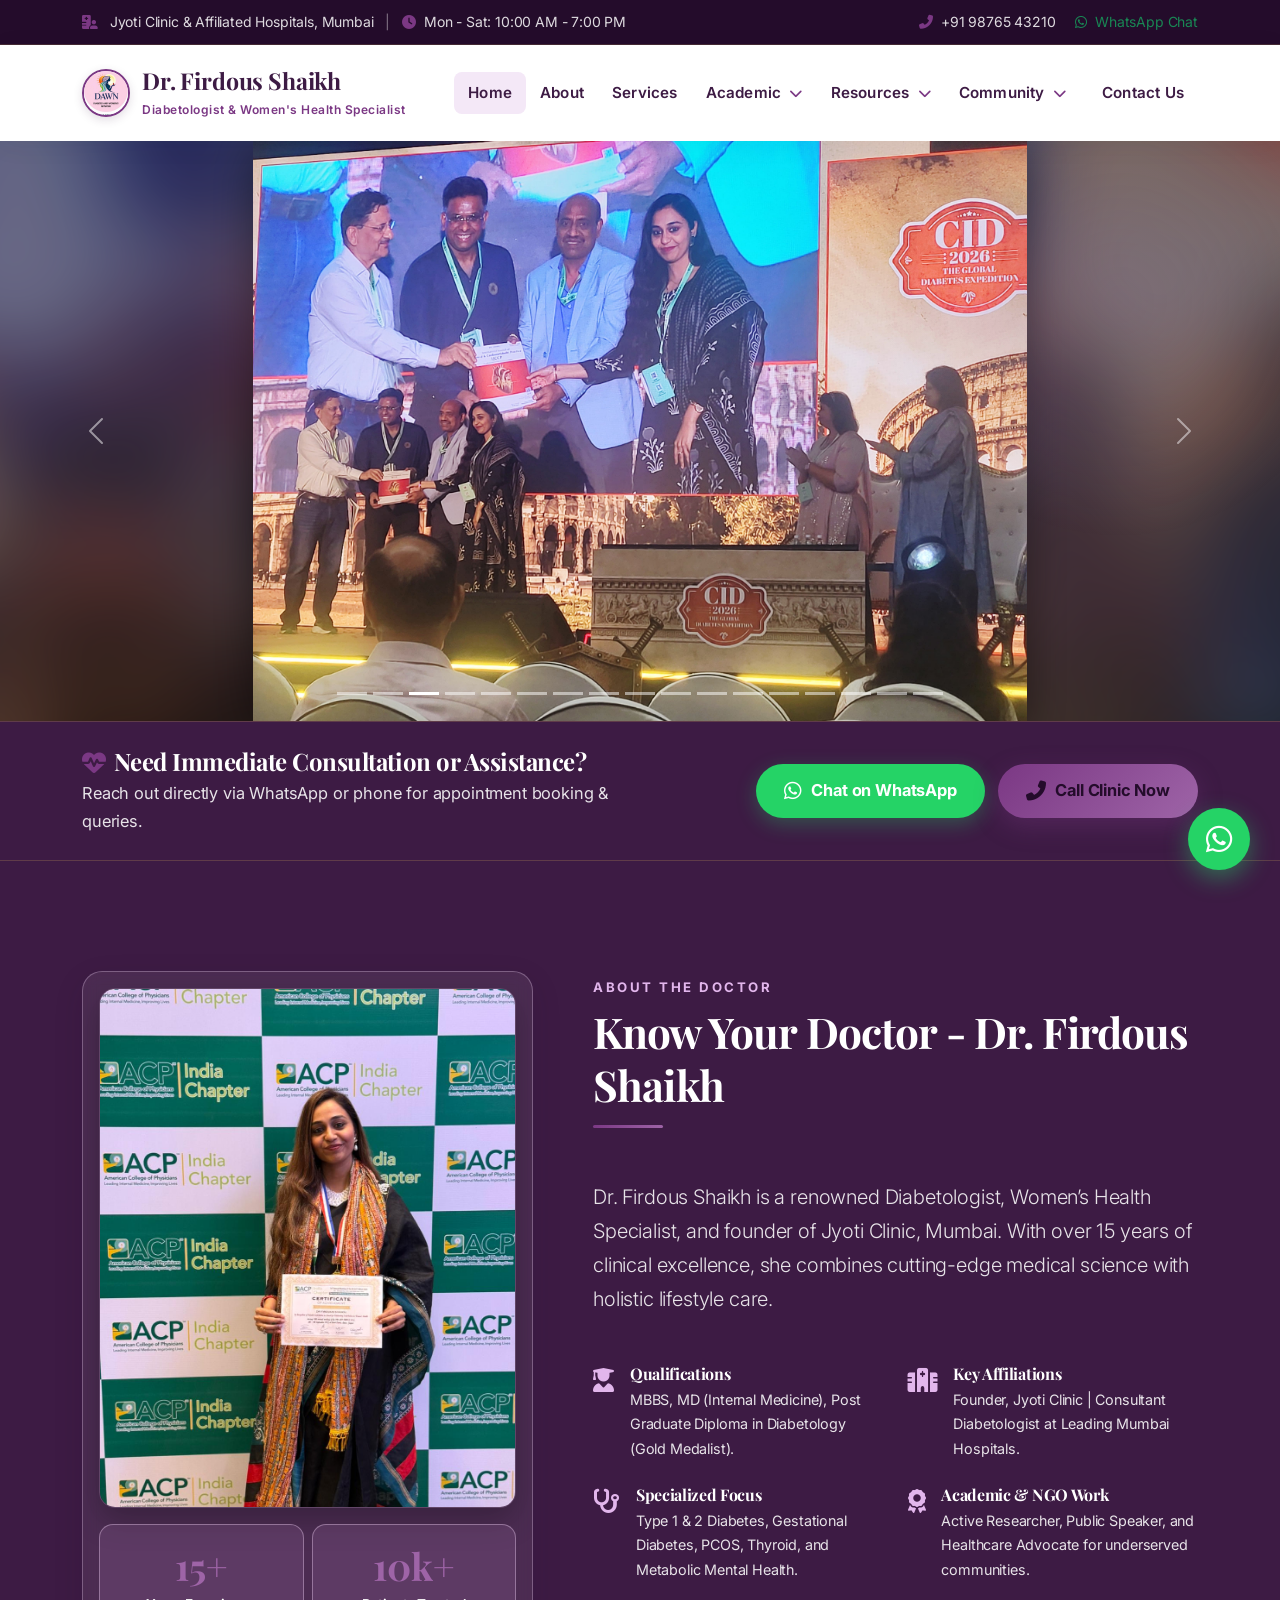
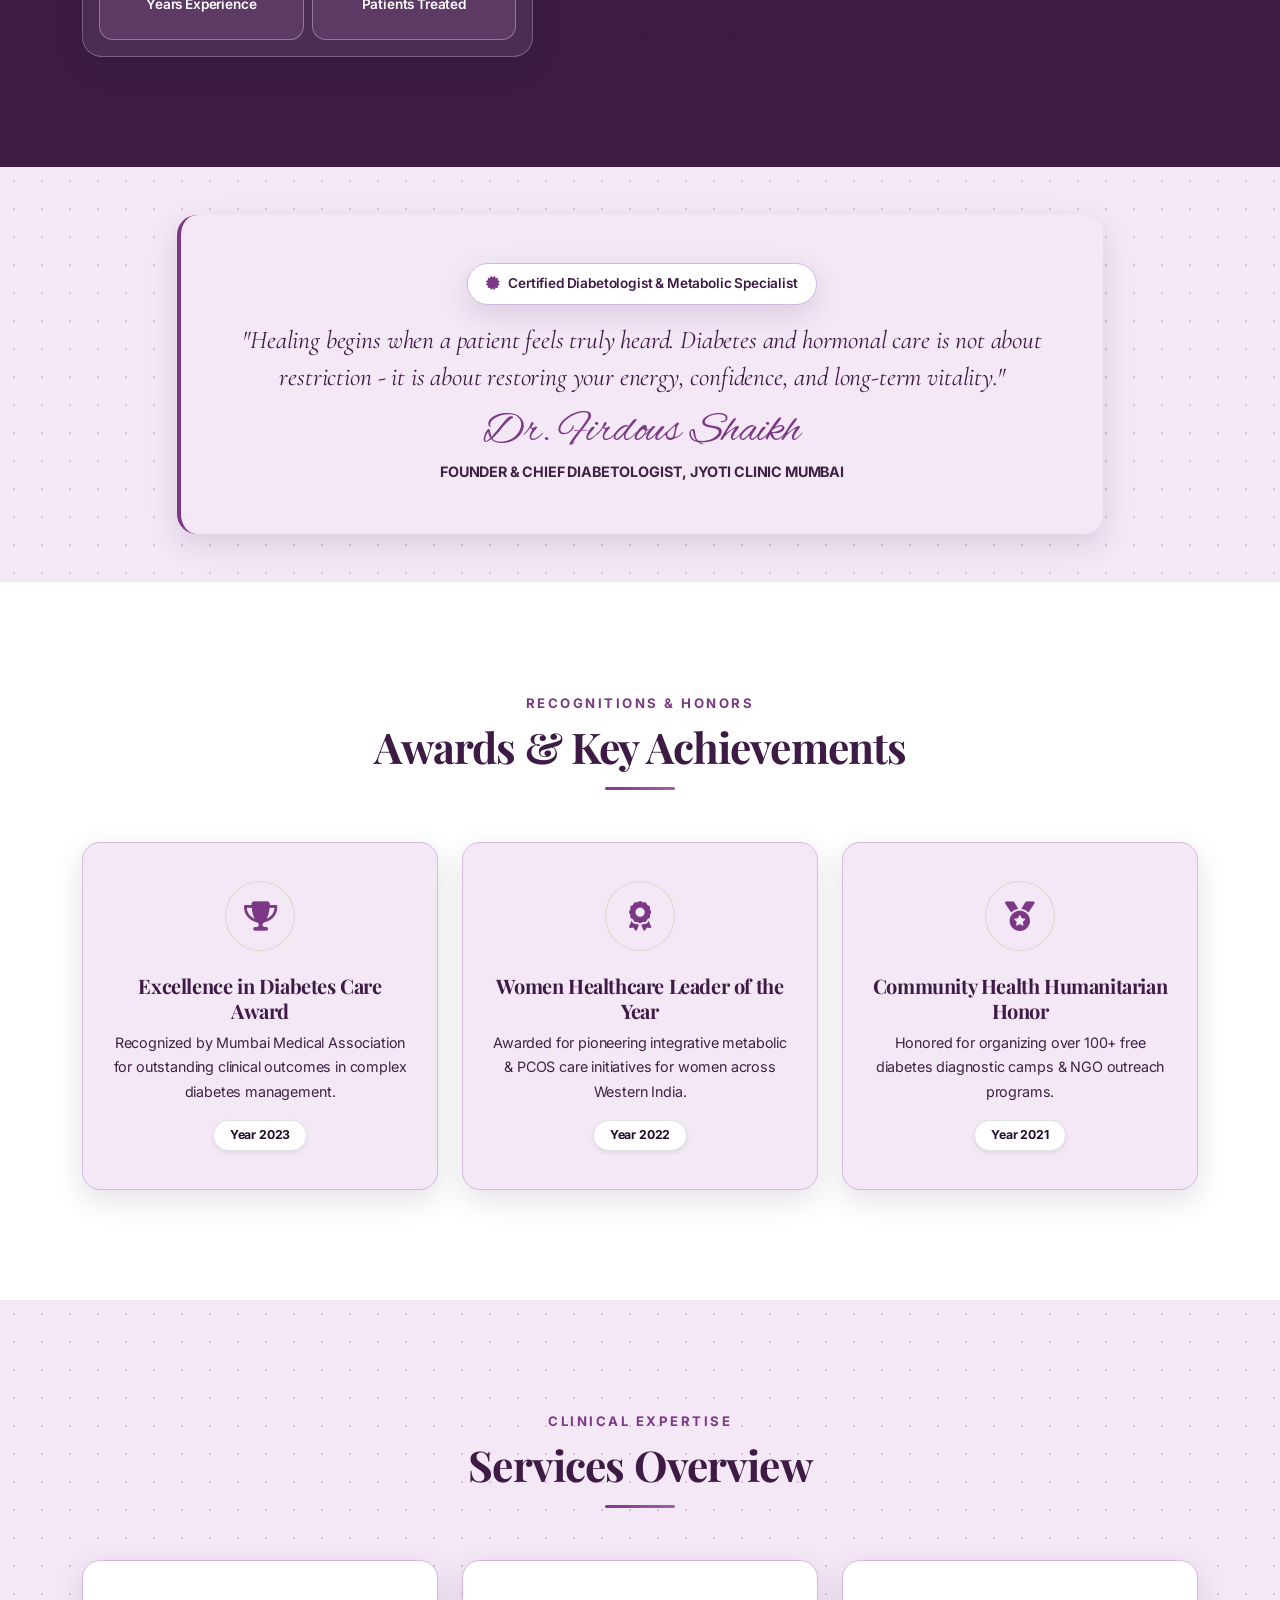
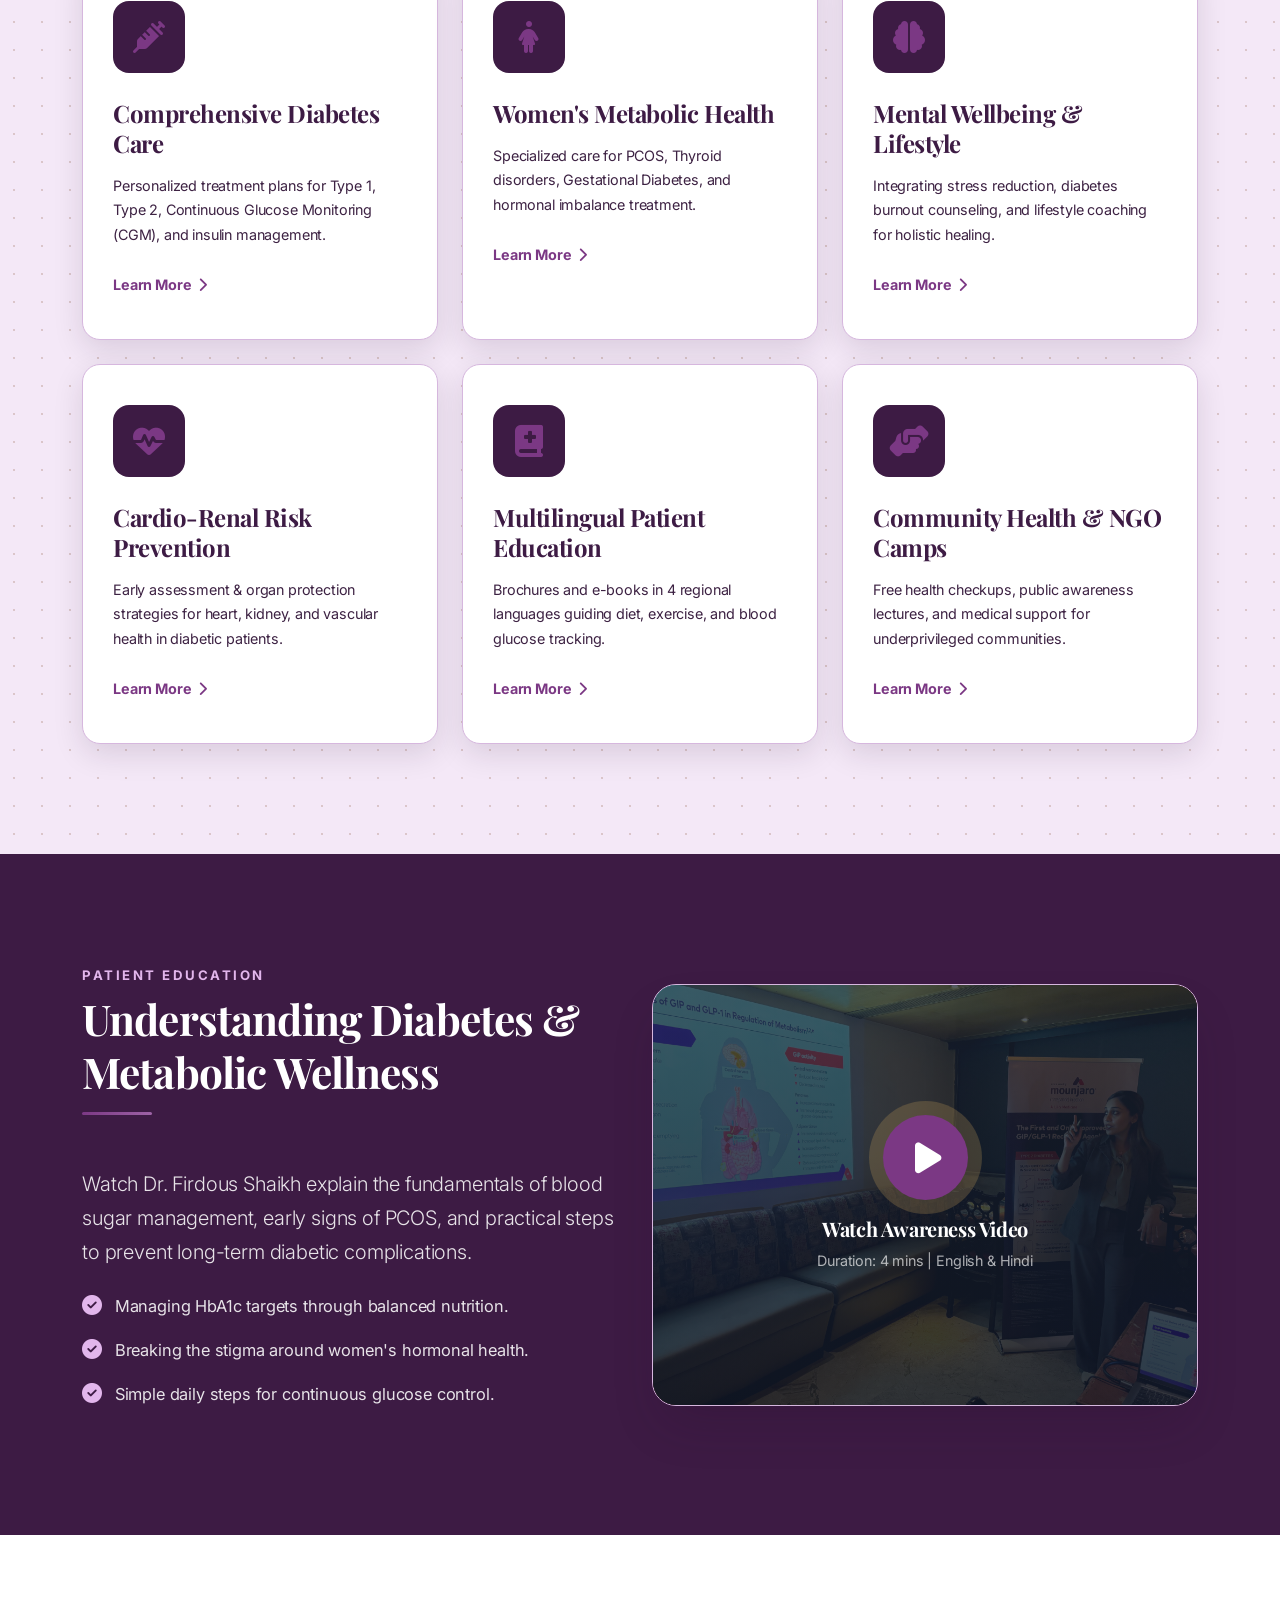
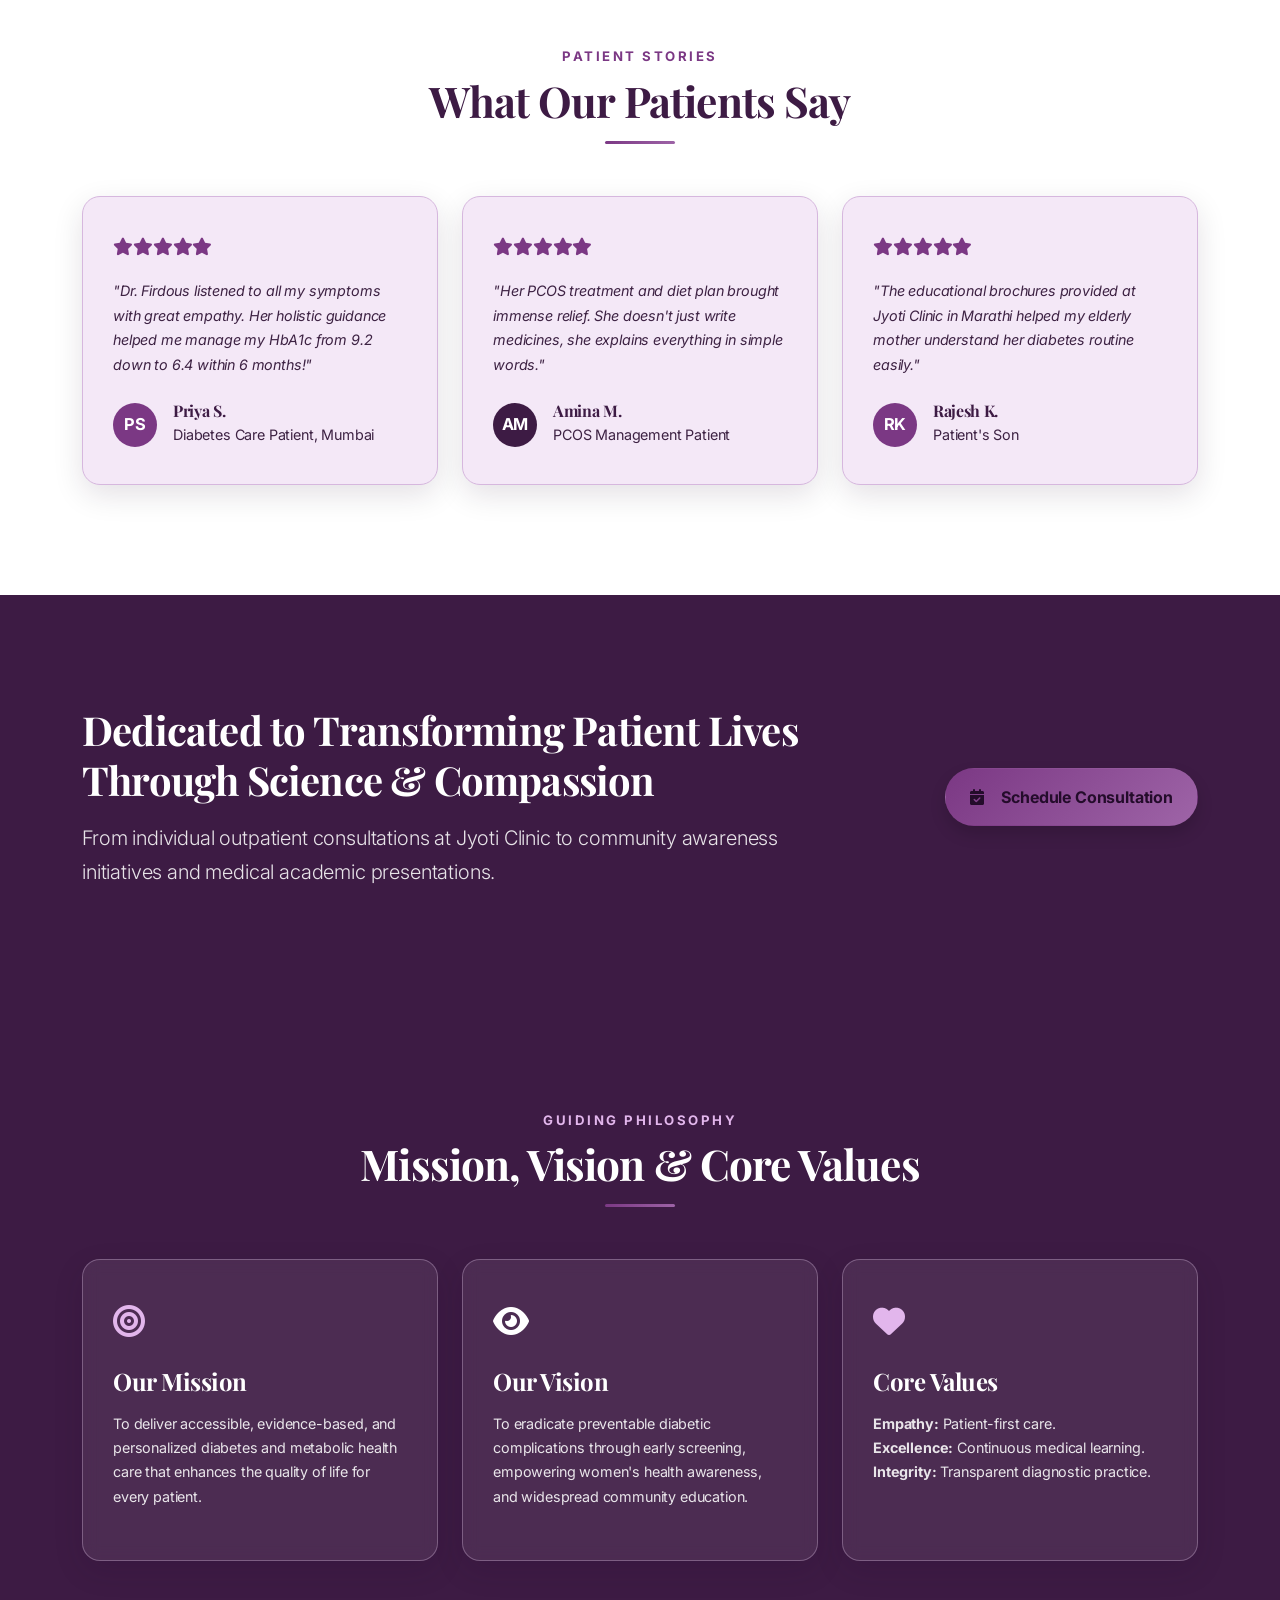
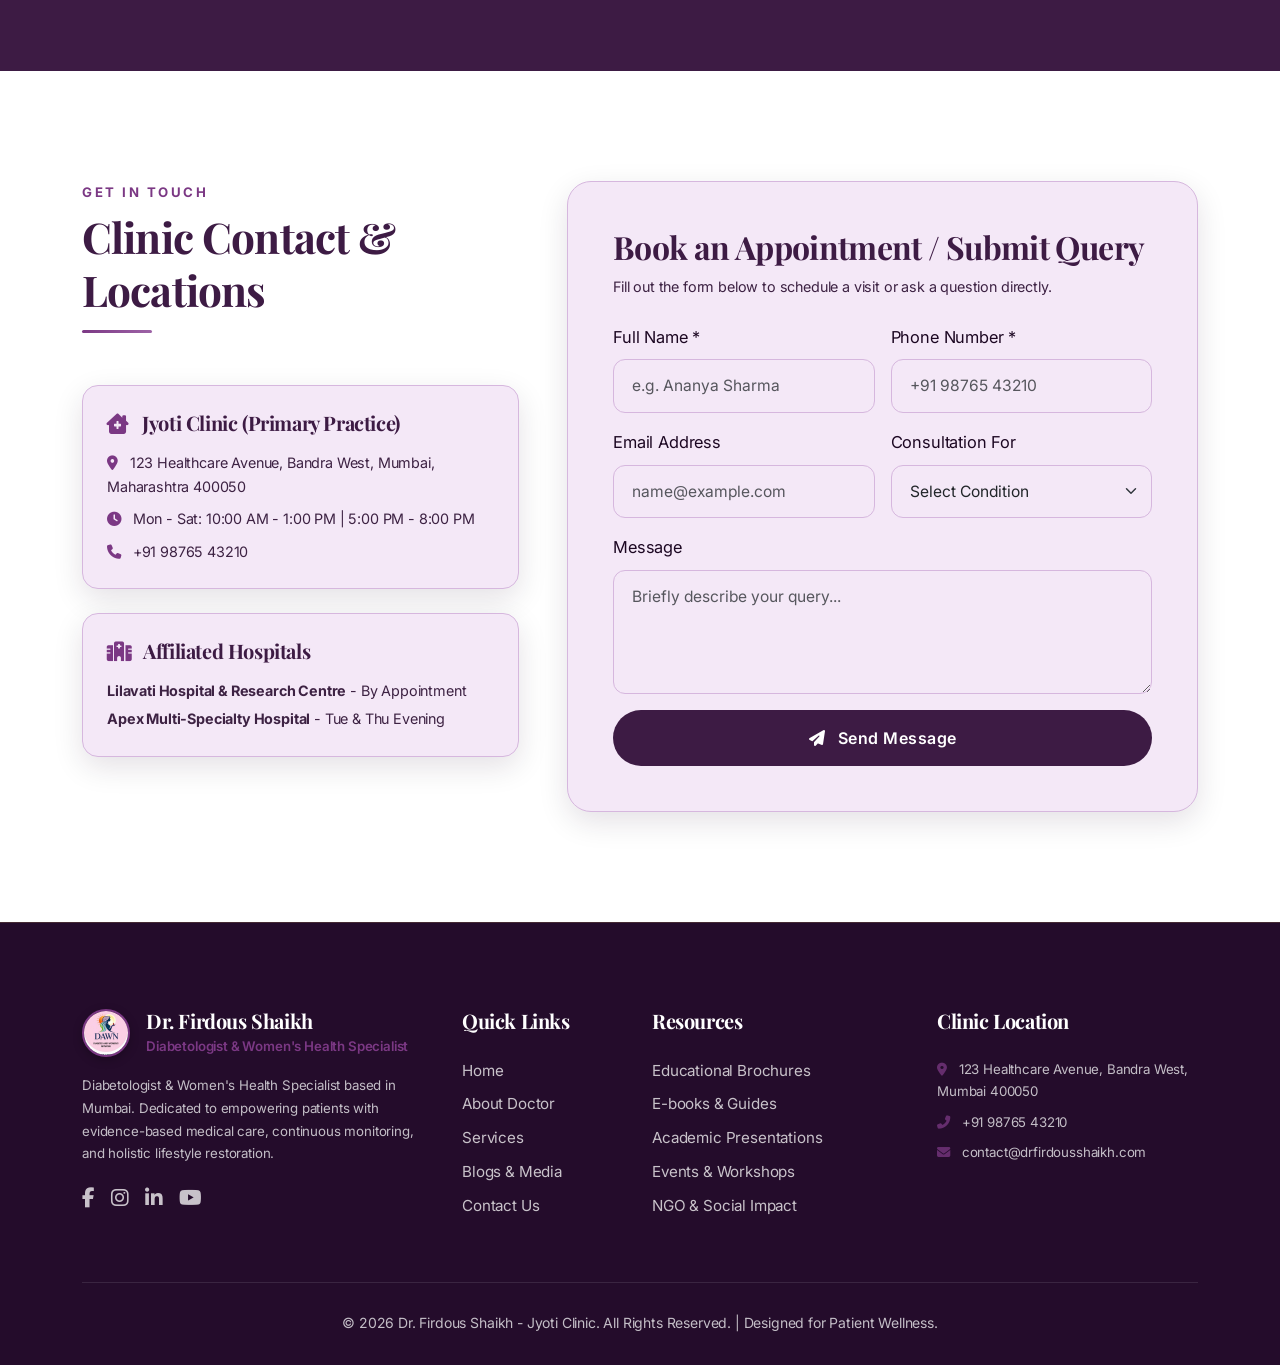
<file: index.html>
<!DOCTYPE html>
<html lang="en">

<head>
  <meta charset="UTF-8">
  <meta name="viewport" content="width=device-width, initial-scale=1.0">
  <title>Dr. Firdous Shaikh | Diabetologist & Women's Metabolic Health Specialist Mumbai</title>
  <meta name="description"
    content="Dr. Firdous Shaikh is a leading diabetologist and founder of Jyoti Clinic in Mumbai, specializing in diabetes care, women's metabolic health, and mental wellbeing.">
  <!-- Favicon -->
  <link rel="icon" type="image/png" href="assets/images/favicon.png">
  <link rel="shortcut icon" href="assets/images/favicon.ico">
  <link rel="apple-touch-icon" sizes="180x180" href="assets/images/apple-touch-icon.png">

  <!-- Google Fonts: Playfair Display (Serif Headings) & Inter (Sans-serif Body) -->
  <link rel="preconnect" href="https://fonts.googleapis.com">
  <link rel="preconnect" href="https://fonts.gstatic.com" crossorigin>
  <link href="https://fonts.googleapis.com/css2?family=Inter:wght@300;400;500;600;700&family=Playfair+Display:ital,wght@0,500;0,600;0,700;0,800;1,600&display=swap" rel="stylesheet">

  <!-- Bootstrap 5 CSS -->
  <link href="https://cdn.jsdelivr.net/npm/bootstrap@5.3.3/dist/css/bootstrap.min.css" rel="stylesheet">

  <!-- FontAwesome 6 Icons -->
  <link rel="stylesheet" href="https://cdnjs.cloudflare.com/ajax/libs/font-awesome/6.5.1/css/all.min.css">

  <!-- Custom Luxury Stylesheet -->
  <link rel="stylesheet" href="assets/css/style.css">
</head>

<body>

  <!-- ==========================================
       SECTION 1: HEADER (Top Bar & Main Navbar)
       ========================================== -->
  <div class="top-bar d-none d-md-block">
    <div class="container">
      <div class="row align-items-center">
        <div class="col-md-7">
          <i class="fas fa-hospital-user me-2 text-teal"></i>
          <span>Jyoti Clinic & Affiliated Hospitals, Mumbai</span>
          <span class="mx-2 opacity-50">|</span>
          <i class="fas fa-clock me-1 text-teal"></i> Mon - Sat: 10:00 AM - 7:00 PM
        </div>
        <div class="col-md-5 text-end">
          <a href="tel:+919876543210" class="me-3"><i class="fas fa-phone-alt me-1 text-teal"></i> +91 98765 43210</a>
          <a href="https://wa.me/919876543210" target="_blank" class="text-success"><i class="fab fa-whatsapp me-1"></i> WhatsApp Chat</a>
        </div>
      </div>
    </div>
  </div>

  <nav class="navbar navbar-expand-lg navbar-custom sticky-top">
    <div class="container">
      <!-- Name + Designation (Top Left) -->
      <a class="navbar-brand me-auto" href="index.html">
        <img src="assets/images/logo.jpg" alt="DAWN Logo - Dr. Firdous Shaikh" class="navbar-logo-img">
        <div>
          <span class="brand-name">Dr. Firdous Shaikh</span>
          <span class="brand-title">Diabetologist & Women's Health Specialist</span>
        </div>
      </a>

      <!-- Mobile Menu Toggle Button -->
      <button class="navbar-toggler" type="button" data-bs-toggle="collapse" data-bs-target="#mainMenu"
        aria-controls="mainMenu" aria-expanded="false" aria-label="Toggle navigation">
        <span class="navbar-toggler-icon"></span>
      </button>

      <!-- Organized Navigation Menu (Clean 7 Top-Level Items) -->
      <div class="collapse navbar-collapse" id="mainMenu">
        <ul class="navbar-nav ms-auto mb-2 mb-lg-0 align-items-lg-center">
          <li class="nav-item"><a class="nav-link active" href="index.html">Home</a></li>
          <li class="nav-item"><a class="nav-link" href="about.html">About</a></li>
          <li class="nav-item"><a class="nav-link" href="services.html">Services</a></li>

          <!-- Academic Dropdown -->
          <li class="nav-item dropdown">
            <a class="nav-link dropdown-toggle" href="#" id="academicDropdown" role="button" data-bs-toggle="dropdown" aria-expanded="false">
              Academic <i class="fas fa-chevron-down ms-1 small text-teal"></i>
            </a>
            <ul class="dropdown-menu" aria-labelledby="academicDropdown">
              <li><a class="dropdown-item" href="academic-presentations.html"><i class="fas fa-graduation-cap me-2 text-teal"></i> Academic Presentations</a></li>
              <li><a class="dropdown-item" href="academic-institute.html"><i class="fas fa-university me-2 text-teal"></i> Academic Institute</a></li>
            </ul>
          </li>

          <!-- Resources Dropdown -->
          <li class="nav-item dropdown">
            <a class="nav-link dropdown-toggle" href="#" id="resourcesDropdown" role="button" data-bs-toggle="dropdown" aria-expanded="false">
              Resources <i class="fas fa-chevron-down ms-1 small text-teal"></i>
            </a>
            <ul class="dropdown-menu" aria-labelledby="resourcesDropdown">
              <li><a class="dropdown-item" href="educational.html"><i class="fas fa-file-pdf me-2 text-teal"></i> Educational Brochures</a></li>
              <li><a class="dropdown-item" href="ebooks.html"><i class="fas fa-book-open me-2 text-teal"></i> E-books & Guides</a></li>
              <li><a class="dropdown-item" href="blogs.html"><i class="fas fa-newspaper me-2 text-teal"></i> Health Blogs & Media</a></li>
            </ul>
          </li>

          <!-- Community Dropdown -->
          <li class="nav-item dropdown">
            <a class="nav-link dropdown-toggle" href="#" id="communityDropdown" role="button" data-bs-toggle="dropdown" aria-expanded="false">
              Community <i class="fas fa-chevron-down ms-1 small text-teal"></i>
            </a>
            <ul class="dropdown-menu" aria-labelledby="communityDropdown">
              <li><a class="dropdown-item" href="ngo-charity.html"><i class="fas fa-hand-holding-heart me-2 text-teal"></i> NGO & Charity Work</a></li>
              <li><a class="dropdown-item" href="community-practice.html"><i class="fas fa-users-line me-2 text-teal"></i> Community Practice</a></li>
              <li><a class="dropdown-item" href="events.html"><i class="fas fa-calendar-alt me-2 text-teal"></i> Events & Workshops</a></li>
              <li><a class="dropdown-item" href="gallery.html"><i class="fas fa-images me-2 text-teal"></i> Photo Gallery</a></li>
            </ul>
          </li>

          <!-- Contact CTA -->
          <li class="nav-item ms-lg-2 mt-2 mt-lg-0">
            <a class="nav-link btn btn-sm btn-outline-primary px-3 py-2 text-navy" href="contact.html">Contact Us</a>
          </li>
        </ul>
      </div>
    </div>
  </nav>

  <!-- ==========================================
       SECTION 2: AUTO-ROTATING PHOTO SLIDER (2 sec interval)
       ========================================== -->
  <section class="hero-slider p-0">
    <div id="heroPhotoSlider" class="carousel slide carousel-fade" data-bs-ride="carousel" data-bs-interval="2000">
      <div class="carousel-indicators">
        <button type="button" data-bs-target="#heroPhotoSlider" data-bs-slide-to="0" class="active" aria-current="true" aria-label="Slide 1"></button>
        <button type="button" data-bs-target="#heroPhotoSlider" data-bs-slide-to="1" aria-label="Slide 2"></button>
        <button type="button" data-bs-target="#heroPhotoSlider" data-bs-slide-to="2" aria-label="Slide 3"></button>
        <button type="button" data-bs-target="#heroPhotoSlider" data-bs-slide-to="3" aria-label="Slide 4"></button>
        <button type="button" data-bs-target="#heroPhotoSlider" data-bs-slide-to="4" aria-label="Slide 5"></button>
        <button type="button" data-bs-target="#heroPhotoSlider" data-bs-slide-to="5" aria-label="Slide 6"></button>
        <button type="button" data-bs-target="#heroPhotoSlider" data-bs-slide-to="6" aria-label="Slide 7"></button>
        <button type="button" data-bs-target="#heroPhotoSlider" data-bs-slide-to="7" aria-label="Slide 8"></button>
        <button type="button" data-bs-target="#heroPhotoSlider" data-bs-slide-to="8" aria-label="Slide 9"></button>
        <button type="button" data-bs-target="#heroPhotoSlider" data-bs-slide-to="9" aria-label="Slide 10"></button>
        <button type="button" data-bs-target="#heroPhotoSlider" data-bs-slide-to="10" aria-label="Slide 11"></button>
        <button type="button" data-bs-target="#heroPhotoSlider" data-bs-slide-to="11" aria-label="Slide 12"></button>
        <button type="button" data-bs-target="#heroPhotoSlider" data-bs-slide-to="12" aria-label="Slide 13"></button>
        <button type="button" data-bs-target="#heroPhotoSlider" data-bs-slide-to="13" aria-label="Slide 14"></button>
        <button type="button" data-bs-target="#heroPhotoSlider" data-bs-slide-to="14" aria-label="Slide 15"></button>
        <button type="button" data-bs-target="#heroPhotoSlider" data-bs-slide-to="15" aria-label="Slide 16"></button>
        <button type="button" data-bs-target="#heroPhotoSlider" data-bs-slide-to="16" aria-label="Slide 17"></button>
      </div>

      <div class="carousel-inner">
        <!-- Slide 1 -->
        <div class="carousel-item active">
          <img src="assets/images/home-slide-1.jpg" class="ambient-bg-img" alt="" aria-hidden="true">
          <img src="assets/images/home-slide-1.jpg" class="d-block hero-slide-img" alt="Dr. Firdous Shaikh Presentation on Metabolism">
        </div>
        <!-- Slide 2 -->
        <div class="carousel-item">
          <img src="assets/images/home-slide-2.jpg" class="ambient-bg-img" alt="" aria-hidden="true">
          <img src="assets/images/home-slide-2.jpg" class="d-block hero-slide-img" alt="Global Diabetes Festival CID 2.0">
        </div>
        <!-- Slide 3 -->
        <div class="carousel-item">
          <img src="assets/images/home-slide-3.jpg" class="ambient-bg-img" alt="" aria-hidden="true">
          <img src="assets/images/home-slide-3.jpg" class="d-block hero-slide-img" alt="CID 2026 Honor Felicitation">
        </div>
        <!-- Slide 4 -->
        <div class="carousel-item">
          <img src="assets/images/home-slide-4.jpg" class="ambient-bg-img" alt="" aria-hidden="true">
          <img src="assets/images/home-slide-4.jpg" class="d-block hero-slide-img" alt="Indian Medical Association Lecture">
        </div>
        <!-- Slide 5 -->
        <div class="carousel-item">
          <img src="assets/images/home-slide-5.jpg" class="ambient-bg-img" alt="" aria-hidden="true">
          <img src="assets/images/home-slide-5.jpg" class="d-block hero-slide-img" alt="Masterclass in Metabolic Syndrome Panel">
        </div>
        <!-- Slide 6 -->
        <div class="carousel-item">
          <img src="assets/images/home-slide-6.jpg" class="ambient-bg-img" alt="" aria-hidden="true">
          <img src="assets/images/home-slide-6.jpg" class="d-block hero-slide-img" alt="RSSDI 2025 National Conference">
        </div>
        <!-- Slide 7 -->
        <div class="carousel-item">
          <img src="assets/images/home-slide-7.jpg" class="ambient-bg-img" alt="" aria-hidden="true">
          <img src="assets/images/home-slide-7.jpg" class="d-block hero-slide-img" alt="Mind to Metabolism Conference">
        </div>
        <!-- Slide 8 -->
        <div class="carousel-item">
          <img src="assets/images/home-slide-8.jpg" class="ambient-bg-img" alt="" aria-hidden="true">
          <img src="assets/images/home-slide-8.jpg" class="d-block hero-slide-img" alt="Felicitation Honor by IMA Mumbai West">
        </div>
        <!-- Slide 9 -->
        <div class="carousel-item">
          <img src="assets/images/home-slide-9.jpg" class="ambient-bg-img" alt="" aria-hidden="true">
          <img src="assets/images/home-slide-9.jpg" class="d-block hero-slide-img" alt="Community Diabetes Health Camp">
        </div>
        <!-- Slide 10 -->
        <div class="carousel-item">
          <img src="assets/images/home-slide-10.jpg" class="ambient-bg-img" alt="" aria-hidden="true">
          <img src="assets/images/home-slide-10.jpg" class="d-block hero-slide-img" alt="RSSDI 2025 Kochi National Panel Discussion">
        </div>
        <!-- Slide 11 -->
        <div class="carousel-item">
          <img src="assets/images/home-slide-11.jpg" class="ambient-bg-img" alt="" aria-hidden="true">
          <img src="assets/images/home-slide-11.jpg" class="d-block hero-slide-img" alt="Frontiers Diabetes Awareness & Research Society">
        </div>
        <!-- Slide 12 -->
        <div class="carousel-item">
          <img src="assets/images/home-slide-12.jpg" class="ambient-bg-img" alt="" aria-hidden="true">
          <img src="assets/images/home-slide-12.jpg" class="d-block hero-slide-img" alt="Mind to Metabolism Award Ceremonies">
        </div>
        <!-- Slide 13 -->
        <div class="carousel-item">
          <img src="assets/images/home-slide-13.jpg" class="ambient-bg-img" alt="" aria-hidden="true">
          <img src="assets/images/home-slide-13.jpg" class="d-block hero-slide-img" alt="Clinical Keynote Lecture by Dr. Firdous Shaikh">
        </div>
        <!-- Slide 14 -->
        <div class="carousel-item">
          <img src="assets/images/home-slide-14.jpg" class="ambient-bg-img" alt="" aria-hidden="true">
          <img src="assets/images/home-slide-14.jpg" class="d-block hero-slide-img" alt="National Medical Conference Panel">
        </div>
        <!-- Slide 15 -->
        <div class="carousel-item">
          <img src="assets/images/home-slide-15.jpg" class="ambient-bg-img" alt="" aria-hidden="true">
          <img src="assets/images/home-slide-15.jpg" class="d-block hero-slide-img" alt="Diabetology Book Launch & Felicitation">
        </div>
        <!-- Slide 16 -->
        <div class="carousel-item">
          <img src="assets/images/home-slide-16.jpg" class="ambient-bg-img" alt="" aria-hidden="true">
          <img src="assets/images/home-slide-16.jpg" class="d-block hero-slide-img" alt="Medical Council Honor Ceremony">
        </div>
        <!-- Slide 17 -->
        <div class="carousel-item">
          <img src="assets/images/home-slide-17.jpg" class="ambient-bg-img" alt="" aria-hidden="true">
          <img src="assets/images/home-slide-17.jpg" class="d-block hero-slide-img" alt="Academic Conclave Presentation">
        </div>
      </div>

      <button class="carousel-control-prev" type="button" data-bs-target="#heroPhotoSlider" data-bs-slide="prev">
        <span class="carousel-control-prev-icon"></span>
      </button>
      <button class="carousel-control-next" type="button" data-bs-target="#heroPhotoSlider" data-bs-slide="next">
        <span class="carousel-control-next-icon"></span>
      </button>
    </div>
  </section>

  <!-- ==========================================
       SECTION 3: WHATSAPP + CALL BUTTONS (Emergency Contact)
       ========================================== -->
  <section class="emergency-bar bg-solid-navy py-4">
    <div class="container">
      <div class="row align-items-center text-center text-lg-start">
        <div class="col-lg-6 mb-3 mb-lg-0">
          <h4 class="text-white mb-1"><i class="fas fa-heartbeat me-2 text-gold"></i>Need Immediate Consultation or Assistance?</h4>
          <p class="mb-0 text-light opacity-90">Reach out directly via WhatsApp or phone for appointment booking & queries.</p>
        </div>
        <div class="col-lg-6 text-center text-lg-end">
          <a href="https://wa.me/919876543210?text=Hello%20Dr.%20Firdous,%20I%20would%20like%20to%20book%20an%20appointment." target="_blank" class="btn-emergency-wa me-2 mb-2 mb-sm-0">
            <i class="fab fa-whatsapp fs-5"></i> Chat on WhatsApp
          </a>
          <a href="tel:+919876543210" class="btn-emergency-call">
            <i class="fas fa-phone-alt fs-5"></i> Call Clinic Now
          </a>
        </div>
      </div>
    </div>
  </section>

  <!-- ==========================================
       SECTION 4: KNOW YOUR DOCTOR
       ========================================== -->
  <section class="section-padding bg-solid-navy" id="knowYourDoctor">
    <div class="container">
      <div class="row align-items-center">
        <div class="col-lg-5 mb-4 mb-lg-0">
          <div class="doctor-profile-card position-relative p-3">
            <img src="assets/images/dr-firdous-profile.jpg" alt="Dr. Firdous Shaikh" class="img-fluid rounded-4 mb-3 w-100">
            <div class="row g-2">
              <div class="col-6">
                <div class="stat-box">
                  <span class="number">15+</span>
                  <span class="label">Years Experience</span>
                </div>
              </div>
              <div class="col-6">
                <div class="stat-box">
                  <span class="number">10k+</span>
                  <span class="label">Patients Treated</span>
                </div>
              </div>
            </div>
          </div>
        </div>

        <div class="col-lg-7 ps-lg-5">
          <div class="section-title">
            <span class="subtitle">About The Doctor</span>
            <h2>Know Your Doctor - Dr. Firdous Shaikh</h2>
            <div class="divider"></div>
          </div>

          <p class="lead text-muted mb-4">
            Dr. Firdous Shaikh is a renowned Diabetologist, Women’s Health Specialist, and founder of Jyoti Clinic, Mumbai. With over 15 years of clinical excellence, she combines cutting-edge medical science with holistic lifestyle care.
          </p>

          <div class="row g-4 my-3">
            <div class="col-md-6">
              <div class="d-flex align-items-start">
                <i class="fas fa-user-graduate text-teal fs-4 me-3 mt-1"></i>
                <div>
                  <h6 class="mb-1 text-navy fw-bold">Qualifications</h6>
                  <p class="small text-muted mb-0">MBBS, MD (Internal Medicine), Post Graduate Diploma in Diabetology (Gold Medalist).</p>
                </div>
              </div>
            </div>
            <div class="col-md-6">
              <div class="d-flex align-items-start">
                <i class="fas fa-hospital text-teal fs-4 me-3 mt-1"></i>
                <div>
                  <h6 class="mb-1 text-navy fw-bold">Key Affiliations</h6>
                  <p class="small text-muted mb-0">Founder, Jyoti Clinic | Consultant Diabetologist at Leading Mumbai Hospitals.</p>
                </div>
              </div>
            </div>
            <div class="col-md-6">
              <div class="d-flex align-items-start">
                <i class="fas fa-stethoscope text-teal fs-4 me-3 mt-1"></i>
                <div>
                  <h6 class="mb-1 text-navy fw-bold">Specialized Focus</h6>
                  <p class="small text-muted mb-0">Type 1 & 2 Diabetes, Gestational Diabetes, PCOS, Thyroid, and Metabolic Mental Health.</p>
                </div>
              </div>
            </div>
            <div class="col-md-6">
              <div class="d-flex align-items-start">
                <i class="fas fa-award text-teal fs-4 me-3 mt-1"></i>
                <div>
                  <h6 class="mb-1 text-navy fw-bold">Academic & NGO Work</h6>
                  <p class="small text-muted mb-0">Active Researcher, Public Speaker, and Healthcare Advocate for underserved communities.</p>
                </div>
              </div>
            </div>
          </div>

          <a href="about.html" class="btn btn-outline-primary rounded-pill px-4 me-2 mt-3">Read Full Biography <i class="fas fa-arrow-right ms-2"></i></a>
        </div>
      </div>
    </div>
  </section>

  <!-- Doctor's Personal Philosophy & Signature Quote Banner -->
  <section class="section-padding pattern-bg-dots py-5">
    <div class="container">
      <div class="row justify-content-center">
        <div class="col-lg-10">
          <div class="doctor-quote-banner text-center p-5 position-relative overflow-hidden">
            <div class="verified-seal mb-3">
              <i class="fas fa-certificate"></i> Certified Diabetologist & Metabolic Specialist
            </div>
            <p class="doctor-quote-text">
              "Healing begins when a patient feels truly heard. Diabetes and hormonal care is not about restriction - it is about restoring your energy, confidence, and long-term vitality."
            </p>
            <span class="doctor-signature text-gold mb-1">Dr. Firdous Shaikh</span>
            <span class="text-muted small fw-bold text-uppercase tracking-wider">Founder & Chief Diabetologist, Jyoti Clinic Mumbai</span>
          </div>
        </div>
      </div>
    </div>
  </section>

  <!-- ==========================================
       SECTION 5: AWARDS SECTION
       ========================================== -->
  <section class="section-padding bg-plain-clean" id="awards">
    <div class="container">
      <div class="section-title text-center">
        <span class="subtitle">Recognitions & Honors</span>
        <h2>Awards & Key Achievements</h2>
        <div class="divider"></div>
      </div>

      <div class="row g-4">
        <!-- Award 1 -->
        <div class="col-md-4">
          <div class="award-card text-center">
            <div class="award-icon mx-auto">
              <i class="fas fa-trophy"></i>
            </div>
            <h5 class="text-navy mb-2">Excellence in Diabetes Care Award</h5>
            <p class="small text-muted mb-3">Recognized by Mumbai Medical Association for outstanding clinical outcomes in complex diabetes management.</p>
            <span class="badge bg-white text-teal border px-3 py-2 rounded-pill shadow-sm">Year 2023</span>
          </div>
        </div>

        <!-- Award 2 -->
        <div class="col-md-4">
          <div class="award-card text-center">
            <div class="award-icon mx-auto">
              <i class="fas fa-award"></i>
            </div>
            <h5 class="text-navy mb-2">Women Healthcare Leader of the Year</h5>
            <p class="small text-muted mb-3">Awarded for pioneering integrative metabolic & PCOS care initiatives for women across Western India.</p>
            <span class="badge bg-white text-teal border px-3 py-2 rounded-pill shadow-sm">Year 2022</span>
          </div>
        </div>

        <!-- Award 3 -->
        <div class="col-md-4">
          <div class="award-card text-center">
            <div class="award-icon mx-auto">
              <i class="fas fa-medal"></i>
            </div>
            <h5 class="text-navy mb-2">Community Health Humanitarian Honor</h5>
            <p class="small text-muted mb-3">Honored for organizing over 100+ free diabetes diagnostic camps & NGO outreach programs.</p>
            <span class="badge bg-white text-teal border px-3 py-2 rounded-pill shadow-sm">Year 2021</span>
          </div>
        </div>
      </div>
    </div>
  </section>

  <!-- ==========================================
       SECTION 6: SERVICES OVERVIEW
       ========================================== -->
  <section class="section-padding pattern-bg-dots" id="services">
    <div class="container">
      <div class="section-title text-center">
        <span class="subtitle">Clinical Expertise</span>
        <h2>Services Overview</h2>
        <div class="divider"></div>
      </div>

      <div class="row g-4">
        <!-- Service 1 -->
        <div class="col-lg-4 col-md-6">
          <div class="service-card">
            <div class="service-icon">
              <i class="fas fa-syringe"></i>
            </div>
            <h4 class="text-navy mb-3">Comprehensive Diabetes Care</h4>
            <p class="text-muted small mb-4">Personalized treatment plans for Type 1, Type 2, Continuous Glucose Monitoring (CGM), and insulin management.</p>
            <a href="services.html" class="text-teal fw-bold small">Learn More <i class="fas fa-chevron-right ms-1"></i></a>
          </div>
        </div>

        <!-- Service 2 -->
        <div class="col-lg-4 col-md-6">
          <div class="service-card">
            <div class="service-icon">
              <i class="fas fa-female"></i>
            </div>
            <h4 class="text-navy mb-3">Women's Metabolic Health</h4>
            <p class="text-muted small mb-4">Specialized care for PCOS, Thyroid disorders, Gestational Diabetes, and hormonal imbalance treatment.</p>
            <a href="services.html" class="text-teal fw-bold small">Learn More <i class="fas fa-chevron-right ms-1"></i></a>
          </div>
        </div>

        <!-- Service 3 -->
        <div class="col-lg-4 col-md-6">
          <div class="service-card">
            <div class="service-icon">
              <i class="fas fa-brain"></i>
            </div>
            <h4 class="text-navy mb-3">Mental Wellbeing & Lifestyle</h4>
            <p class="text-muted small mb-4">Integrating stress reduction, diabetes burnout counseling, and lifestyle coaching for holistic healing.</p>
            <a href="services.html" class="text-teal fw-bold small">Learn More <i class="fas fa-chevron-right ms-1"></i></a>
          </div>
        </div>

        <!-- Service 4 -->
        <div class="col-lg-4 col-md-6">
          <div class="service-card">
            <div class="service-icon">
              <i class="fas fa-heartbeat"></i>
            </div>
            <h4 class="text-navy mb-3">Cardio-Renal Risk Prevention</h4>
            <p class="text-muted small mb-4">Early assessment & organ protection strategies for heart, kidney, and vascular health in diabetic patients.</p>
            <a href="services.html" class="text-teal fw-bold small">Learn More <i class="fas fa-chevron-right ms-1"></i></a>
          </div>
        </div>

        <!-- Service 5 -->
        <div class="col-lg-4 col-md-6">
          <div class="service-card">
            <div class="service-icon">
              <i class="fas fa-book-medical"></i>
            </div>
            <h4 class="text-navy mb-3">Multilingual Patient Education</h4>
            <p class="text-muted small mb-4">Brochures and e-books in 4 regional languages guiding diet, exercise, and blood glucose tracking.</p>
            <a href="educational.html" class="text-teal fw-bold small">Learn More <i class="fas fa-chevron-right ms-1"></i></a>
          </div>
        </div>

        <!-- Service 6 -->
        <div class="col-lg-4 col-md-6">
          <div class="service-card">
            <div class="service-icon">
              <i class="fas fa-hands-helping"></i>
            </div>
            <h4 class="text-navy mb-3">Community Health & NGO Camps</h4>
            <p class="text-muted small mb-4">Free health checkups, public awareness lectures, and medical support for underprivileged communities.</p>
            <a href="ngo-charity.html" class="text-teal fw-bold small">Learn More <i class="fas fa-chevron-right ms-1"></i></a>
          </div>
        </div>
      </div>
    </div>
  </section>

  <!-- ==========================================
       SECTION 7: PATIENT AWARENESS VIDEO SEGMENT
       ========================================== -->
  <section class="section-padding bg-solid-navy" id="videoAwareness">
    <div class="container">
      <div class="row align-items-center">
        <div class="col-lg-6 mb-4 mb-lg-0">
          <div class="section-title">
            <span class="subtitle">Patient Education</span>
            <h2>Understanding Diabetes & Metabolic Wellness</h2>
            <div class="divider"></div>
          </div>
          <p class="text-muted lead mb-4">
            Watch Dr. Firdous Shaikh explain the fundamentals of blood sugar management, early signs of PCOS, and practical steps to prevent long-term diabetic complications.
          </p>
          <ul class="list-unstyled">
            <li class="mb-3"><i class="fas fa-check-circle text-teal me-2 fs-5"></i> Managing HbA1c targets through balanced nutrition.</li>
            <li class="mb-3"><i class="fas fa-check-circle text-teal me-2 fs-5"></i> Breaking the stigma around women's hormonal health.</li>
            <li class="mb-3"><i class="fas fa-check-circle text-teal me-2 fs-5"></i> Simple daily steps for continuous glucose control.</li>
          </ul>
        </div>

        <div class="col-lg-6">
          <div class="video-container">
            <div class="video-placeholder">
              <div class="play-btn mb-3" data-bs-toggle="modal" data-bs-target="#videoModal">
                <i class="fas fa-play"></i>
              </div>
              <h5 class="text-white font-serif">Watch Awareness Video</h5>
              <p class="small text-light opacity-75 mb-0">Duration: 4 mins | English & Hindi</p>
            </div>
          </div>
        </div>
      </div>
    </div>
  </section>

  <!-- Video Modal -->
  <div class="modal fade" id="videoModal" tabindex="-1" aria-hidden="true">
    <div class="modal-dialog modal-dialog-centered modal-lg">
      <div class="modal-content">
        <div class="modal-header border-0 bg-navy text-white">
          <h5 class="modal-title font-serif text-white">Doctor Awareness Segment - Dr. Firdous Shaikh</h5>
          <button type="button" class="btn-close btn-close-white" data-bs-dismiss="modal" aria-label="Close"></button>
        </div>
        <div class="modal-body p-0">
          <div class="ratio ratio-16x9">
            <iframe src="https://www.youtube-nocookie.com/embed/dQw4w9WgXcQ" title="Patient Awareness Video" allowfullscreen></iframe>
          </div>
        </div>
      </div>
    </div>
  </div>

  <!-- ==========================================
       SECTION 8: TESTIMONIALS
       ========================================== -->
  <section class="section-padding bg-plain-clean" id="testimonials">
    <div class="container">
      <div class="section-title text-center">
        <span class="subtitle">Patient Stories</span>
        <h2>What Our Patients Say</h2>
        <div class="divider"></div>
      </div>

      <div class="row g-4">
        <!-- Testimonial 1 -->
        <div class="col-md-4">
          <div class="testimonial-card">
            <div class="stars">
              <i class="fas fa-star"></i><i class="fas fa-star"></i><i class="fas fa-star"></i><i class="fas fa-star"></i><i class="fas fa-star"></i>
            </div>
            <p class="text-muted small fst-italic mb-4">
              "Dr. Firdous listened to all my symptoms with great empathy. Her holistic guidance helped me manage my HbA1c from 9.2 down to 6.4 within 6 months!"
            </p>
            <div class="d-flex align-items-center">
              <div class="rounded-circle me-3 fw-bold text-white" style="width:44px; height:44px; display:flex; align-items:center; justify-content:center; background:var(--accent-gold);">
                PS
              </div>
              <div>
                <h6 class="mb-0 text-navy fw-bold">Priya S.</h6>
                <small class="text-muted">Diabetes Care Patient, Mumbai</small>
              </div>
            </div>
          </div>
        </div>

        <!-- Testimonial 2 -->
        <div class="col-md-4">
          <div class="testimonial-card">
            <div class="stars">
              <i class="fas fa-star"></i><i class="fas fa-star"></i><i class="fas fa-star"></i><i class="fas fa-star"></i><i class="fas fa-star"></i>
            </div>
            <p class="text-muted small fst-italic mb-4">
              "Her PCOS treatment and diet plan brought immense relief. She doesn't just write medicines, she explains everything in simple words."
            </p>
            <div class="d-flex align-items-center">
              <div class="rounded-circle me-3 fw-bold text-white" style="width:44px; height:44px; display:flex; align-items:center; justify-content:center; background:var(--navy-primary);">
                AM
              </div>
              <div>
                <h6 class="mb-0 text-navy fw-bold">Amina M.</h6>
                <small class="text-muted">PCOS Management Patient</small>
              </div>
            </div>
          </div>
        </div>

        <!-- Testimonial 3 -->
        <div class="col-md-4">
          <div class="testimonial-card">
            <div class="stars">
              <i class="fas fa-star"></i><i class="fas fa-star"></i><i class="fas fa-star"></i><i class="fas fa-star"></i><i class="fas fa-star"></i>
            </div>
            <p class="text-muted small fst-italic mb-4">
              "The educational brochures provided at Jyoti Clinic in Marathi helped my elderly mother understand her diabetes routine easily."
            </p>
            <div class="d-flex align-items-center">
              <div class="rounded-circle me-3 fw-bold text-white" style="width:44px; height:44px; display:flex; align-items:center; justify-content:center; background:var(--accent-emerald);">
                RK
              </div>
              <div>
                <h6 class="mb-0 text-navy fw-bold">Rajesh K.</h6>
                <small class="text-muted">Patient's Son</small>
              </div>
            </div>
          </div>
        </div>
      </div>
    </div>
  </section>

  <!-- ==========================================
       SECTION 9: SUMMARY SECTION
       ========================================== -->
  <section class="section-padding bg-solid-navy" id="summary">
    <div class="container">
      <div class="row align-items-center text-center text-md-start">
        <div class="col-lg-8 mb-4 mb-lg-0">
          <h2 class="text-white fw-bold mb-3">Dedicated to Transforming Patient Lives Through Science & Compassion</h2>
          <p class="lead text-light mb-0 opacity-90">
            From individual outpatient consultations at Jyoti Clinic to community awareness initiatives and medical academic presentations.
          </p>
        </div>
        <div class="col-lg-4 text-center text-md-end">
          <a href="contact.html" class="btn btn-emergency-call px-4 py-3 shadow">
            <i class="fas fa-calendar-check me-2"></i> Schedule Consultation
          </a>
        </div>
      </div>
    </div>
  </section>

  <!-- ==========================================
       SECTION 10: MISSION, VISION & CORE VALUES
       ========================================== -->
  <section class="section-padding bg-solid-navy" id="missionVision">
    <div class="container">
      <div class="section-title text-center">
        <span class="subtitle">Guiding Philosophy</span>
        <h2>Mission, Vision & Core Values</h2>
        <div class="divider"></div>
      </div>

      <div class="row g-4">
        <!-- Mission -->
        <div class="col-md-4">
          <div class="value-card">
            <div class="text-teal mb-3 fs-2"><i class="fas fa-bullseye"></i></div>
            <h4 class="text-navy mb-3">Our Mission</h4>
            <p class="text-muted small">
              To deliver accessible, evidence-based, and personalized diabetes and metabolic health care that enhances the quality of life for every patient.
            </p>
          </div>
        </div>

        <!-- Vision -->
        <div class="col-md-4">
          <div class="value-card" style="border-top-color: var(--navy-primary);">
            <div class="text-navy mb-3 fs-2"><i class="fas fa-eye"></i></div>
            <h4 class="text-navy mb-3">Our Vision</h4>
            <p class="text-muted small">
              To eradicate preventable diabetic complications through early screening, empowering women's health awareness, and widespread community education.
            </p>
          </div>
        </div>

        <!-- Core Values -->
        <div class="col-md-4">
          <div class="value-card" style="border-top-color: var(--accent-emerald);">
            <div class="text-teal mb-3 fs-2"><i class="fas fa-heart"></i></div>
            <h4 class="text-navy mb-3">Core Values</h4>
            <p class="text-muted small">
              <strong>Empathy:</strong> Patient-first care.<br>
              <strong>Excellence:</strong> Continuous medical learning.<br>
              <strong>Integrity:</strong> Transparent diagnostic practice.
            </p>
          </div>
        </div>
      </div>
    </div>
  </section>

  <!-- ==========================================
       SECTION 11: CONTACT INFO & FORM
       ========================================== -->
  <!-- ==========================================
       SECTION 12: FOOTER
       ========================================== -->
    <!-- ==========================================
       CONTACT INFO & APPOINTMENT FORM
       ========================================== -->
  <section class="section-padding bg-plain-clean" id="contactSection">
    <div class="container">
      <div class="row g-5">
        <!-- Contact Details -->
        <div class="col-lg-5">
          <div class="section-title">
            <span class="subtitle">Get In Touch</span>
            <h2>Clinic Contact & Locations</h2>
            <div class="divider"></div>
          </div>

          <div class="card border-0 shadow-sm rounded-4 p-4 mb-4" style="background:#ffffff; border:1px solid var(--cream-border)!important;">
            <h5 class="text-navy mb-3 fw-bold"><i class="fas fa-clinic-medical text-teal me-2"></i> Jyoti Clinic (Primary Practice)</h5>
            <p class="text-muted small mb-2"><i class="fas fa-map-marker-alt text-teal me-2"></i> 123 Healthcare Avenue, Bandra West, Mumbai, Maharashtra 400050</p>
            <p class="text-muted small mb-2"><i class="fas fa-clock text-teal me-2"></i> Mon - Sat: 10:00 AM - 1:00 PM | 5:00 PM - 8:00 PM</p>
            <p class="text-muted small mb-0"><i class="fas fa-phone text-teal me-2"></i> +91 98765 43210</p>
          </div>

          <div class="card border-0 shadow-sm rounded-4 p-4" style="background:#ffffff; border:1px solid var(--cream-border)!important;">
            <h5 class="text-navy mb-3"><i class="fas fa-hospital text-teal me-2"></i> Affiliated Hospitals</h5>
            <p class="text-muted small mb-1"><strong>Lilavati Hospital & Research Centre</strong> - By Appointment</p>
            <p class="text-muted small mb-0"><strong>Apex Multi-Specialty Hospital</strong> - Tue & Thu Evening</p>
          </div>
        </div>

        <!-- Contact Form -->
        <div class="col-lg-7">
          <div class="contact-form-card">
            <h3 class="text-navy mb-2">Book an Appointment / Submit Query</h3>
            <p class="text-muted small mb-4">Fill out the form below to schedule a visit or ask a question directly.</p>

            <form class="mainContactForm">
              <!-- Honeypot Field for Spam Protection -->
              <input type="text" name="website_hp" style="display:none !important;" tabindex="-1" autocomplete="off">

              <div class="row g-3">
                <div class="col-md-6">
                  <label class="form-label font-weight-600">Full Name *</label>
                  <input type="text" class="form-control" placeholder="e.g. Ananya Sharma" required>
                </div>
                <div class="col-md-6">
                  <label class="form-label font-weight-600">Phone Number *</label>
                  <input type="tel" class="form-control" placeholder="+91 98765 43210" required>
                </div>
                <div class="col-md-6">
                  <label class="form-label font-weight-600">Email Address</label>
                  <input type="email" class="form-control" placeholder="name@example.com">
                </div>
                <div class="col-md-6">
                  <label class="form-label font-weight-600">Consultation For</label>
                  <select class="form-select">
                    <option selected>Select Condition</option>
                    <option value="Diabetes">Diabetes Care</option>
                    <option value="PCOS">Women's Health / PCOS</option>
                    <option value="Gestational">Gestational Diabetes</option>
                    <option value="Thyroid">Thyroid & Endocrine</option>
                    <option value="General">General Consultation</option>
                  </select>
                </div>
                <div class="col-12">
                  <label class="form-label font-weight-600">Message</label>
                  <textarea class="form-control" rows="4" placeholder="Briefly describe your query..."></textarea>
                </div>
                <div class="col-12">
                  <button type="submit" class="btn btn-primary bg-navy border-0 rounded-pill px-5 py-3 w-100 font-weight-bold">
                    <i class="fas fa-paper-plane me-2"></i> Send Message
                  </button>
                </div>
              </div>
              <div class="formFeedback mt-3 text-center d-none"></div>
            </form>
          </div>
        </div>
      </div>
    </div>
  </section>

  <!-- ==========================================
       FOOTER
       ========================================== -->
  <footer class="footer-custom">
    <div class="container">
      <div class="row g-4">
        <div class="col-lg-4 col-md-6">
          <div class="d-flex align-items-center gap-3 mb-3">
            <img src="assets/images/logo.jpg" alt="DAWN Logo - Dr. Firdous Shaikh" class="footer-logo-img">
            <div>
              <h5 class="mb-0 text-white font-serif fw-bold">Dr. Firdous Shaikh</h5>
              <span class="small text-gold fw-semibold">Diabetologist & Women's Health Specialist</span>
            </div>
          </div>
          <p class="small text-light opacity-75">
            Diabetologist & Women's Health Specialist based in Mumbai. Dedicated to empowering patients with evidence-based medical care, continuous monitoring, and holistic lifestyle restoration.
          </p>
          <div class="d-flex gap-3 fs-5 mt-3 text-teal">
            <a href="#" class="text-white opacity-75 hover-gold"><i class="fab fa-facebook-f"></i></a>
            <a href="#" class="text-white opacity-75 hover-gold"><i class="fab fa-instagram"></i></a>
            <a href="#" class="text-white opacity-75 hover-gold"><i class="fab fa-linkedin-in"></i></a>
            <a href="#" class="text-white opacity-75 hover-gold"><i class="fab fa-youtube"></i></a>
          </div>
        </div>

        <div class="col-lg-2 col-md-6">
          <h5>Quick Links</h5>
          <ul class="list-unstyled mb-0">
            <li class="mb-2"><a href="index.html">Home</a></li>
            <li class="mb-2"><a href="about.html">About Doctor</a></li>
            <li class="mb-2"><a href="services.html">Services</a></li>
            <li class="mb-2"><a href="blogs.html">Blogs & Media</a></li>
            <li class="mb-2"><a href="contact.html">Contact Us</a></li>
          </ul>
        </div>

        <div class="col-lg-3 col-md-6">
          <h5>Resources</h5>
          <ul class="list-unstyled mb-0">
            <li class="mb-2"><a href="educational.html">Educational Brochures</a></li>
            <li class="mb-2"><a href="ebooks.html">E-books & Guides</a></li>
            <li class="mb-2"><a href="academic-presentations.html">Academic Presentations</a></li>
            <li class="mb-2"><a href="events.html">Events & Workshops</a></li>
            <li class="mb-2"><a href="ngo-charity.html">NGO & Social Impact</a></li>
          </ul>
        </div>

        <div class="col-lg-3 col-md-6">
          <h5>Clinic Location</h5>
          <p class="small text-light opacity-75 mb-2">
            <i class="fas fa-map-marker-alt text-teal me-2"></i> 123 Healthcare Avenue, Bandra West, Mumbai 400050
          </p>
          <p class="small text-light opacity-75 mb-2">
            <i class="fas fa-phone-alt text-teal me-2"></i> +91 98765 43210
          </p>
          <p class="small text-light opacity-75">
            <i class="fas fa-envelope text-teal me-2"></i> contact@drfirdousshaikh.com
          </p>
        </div>
      </div>

      <div class="footer-bottom text-center">
        <p class="mb-0 text-light opacity-75">
          &copy; 2026 Dr. Firdous Shaikh - Jyoti Clinic. All Rights Reserved. | Designed for Patient Wellness.
        </p>
      </div>
    </div>
  </footer>

  <!-- Floating Sticky WhatsApp Button -->
  <a href="https://wa.me/919876543210?text=Hello%20Dr.%20Firdous,%20I%20would%20like%20to%20consult%20you." target="_blank" class="floating-whatsapp" title="Chat on WhatsApp">
    <i class="fab fa-whatsapp"></i>
  </a>

  <!-- Bootstrap 5 JS Bundle -->
  <script src="https://cdn.jsdelivr.net/npm/bootstrap@5.3.3/dist/js/bootstrap.bundle.min.js"></script>

  <!-- Custom Main JS -->
  <script src="assets/js/main.js"></script>
</body>

</html>
</file>
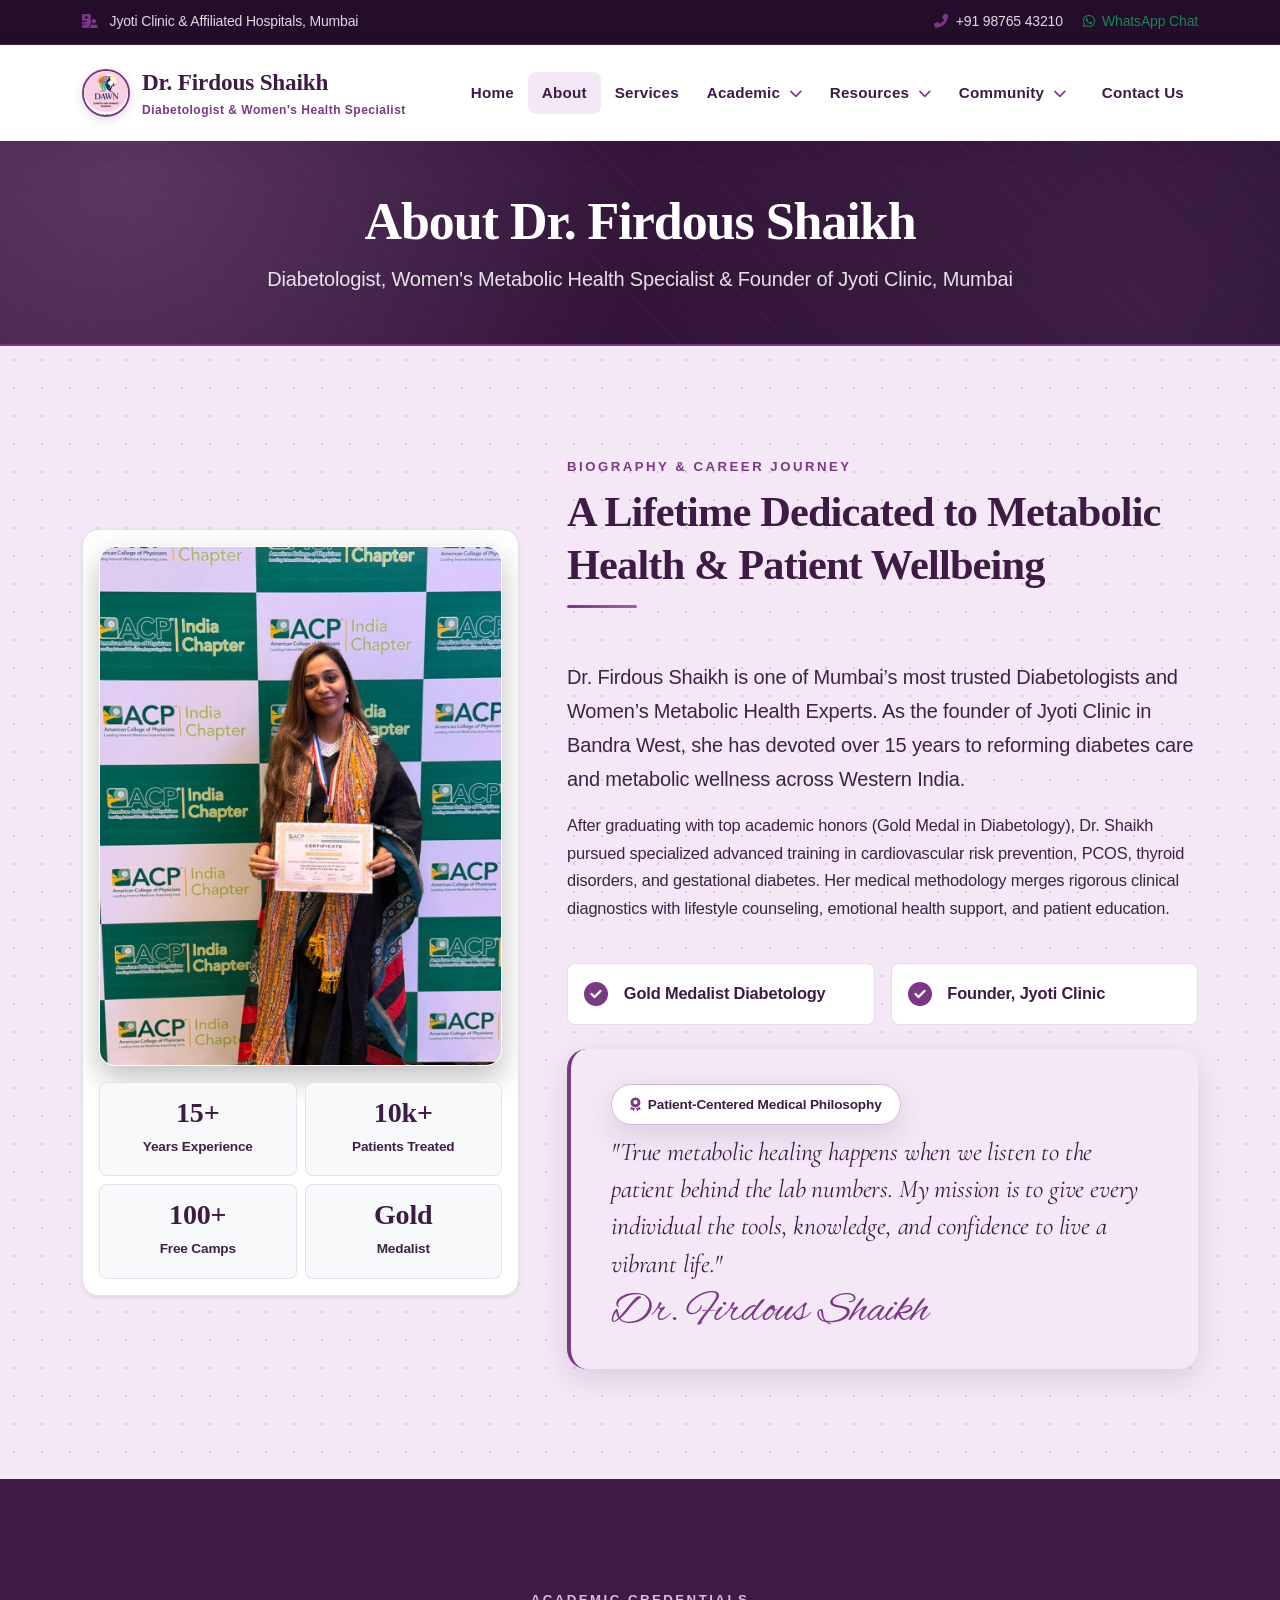
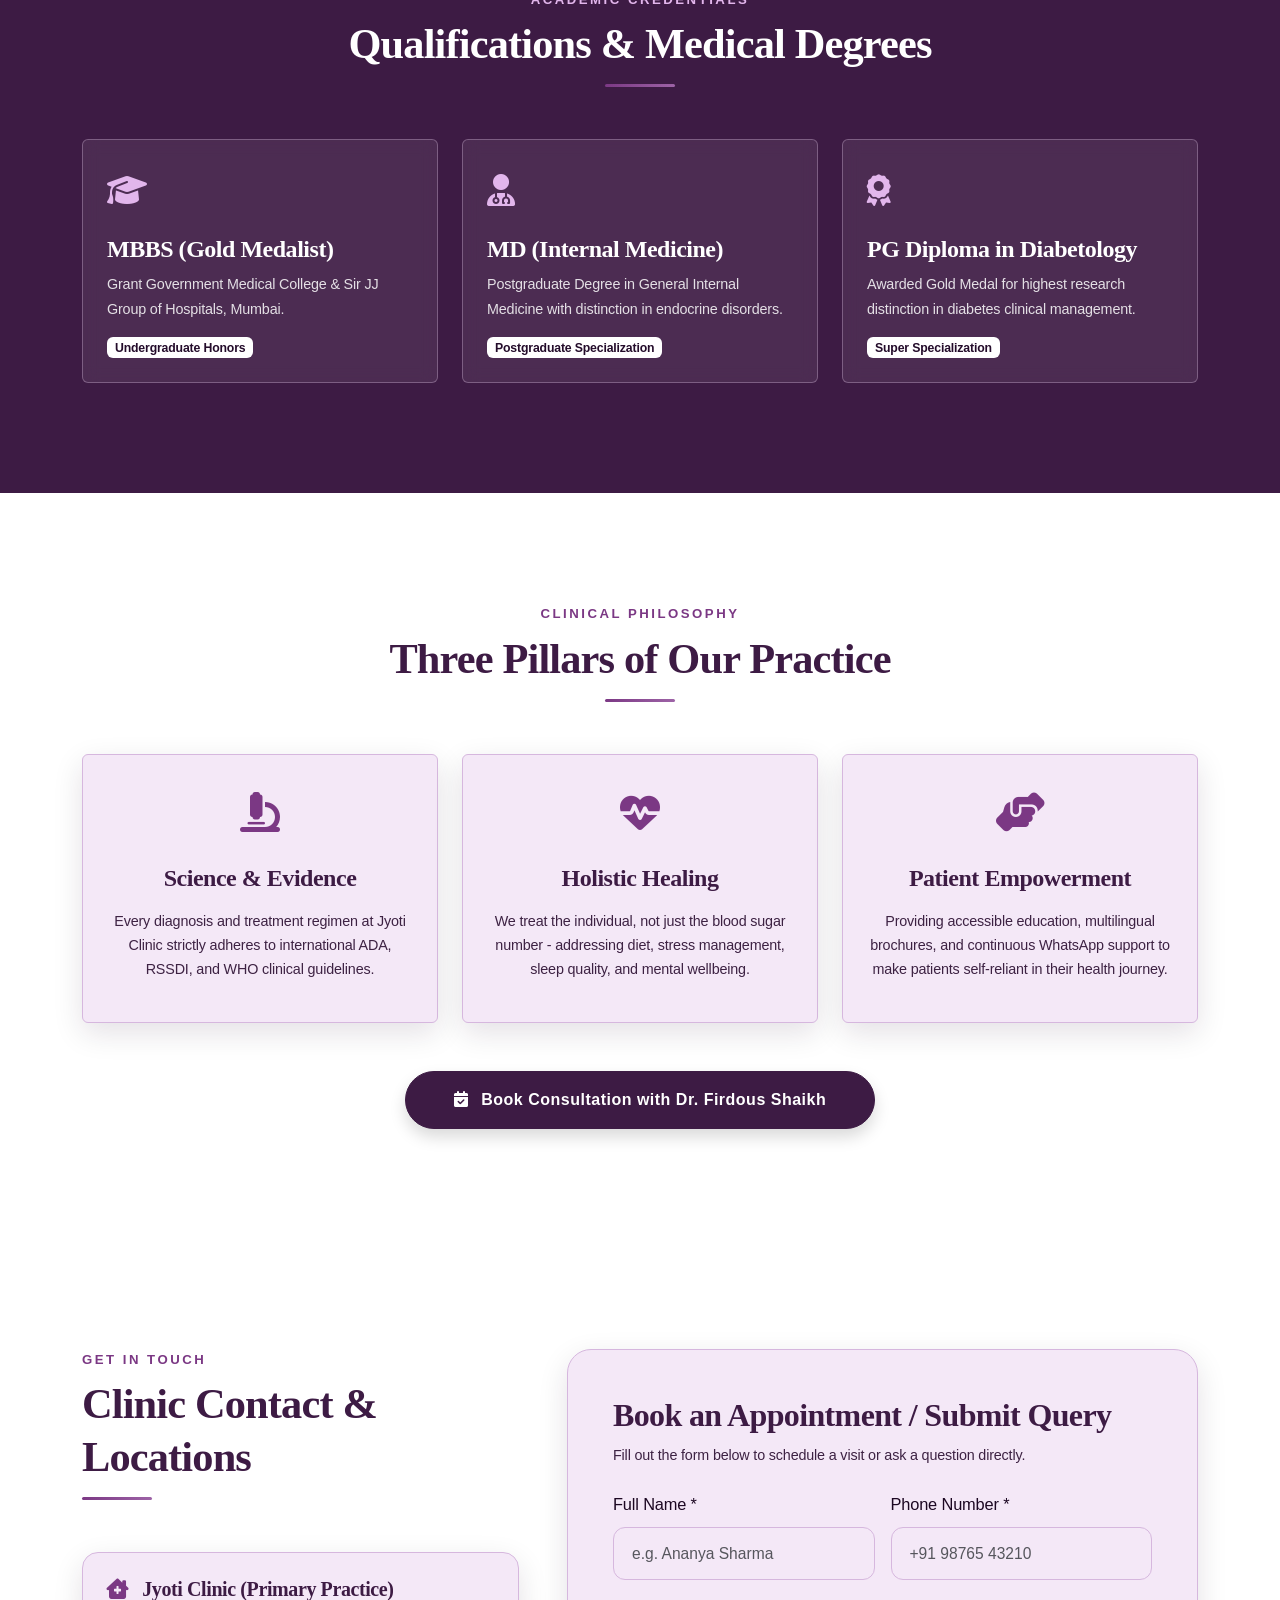
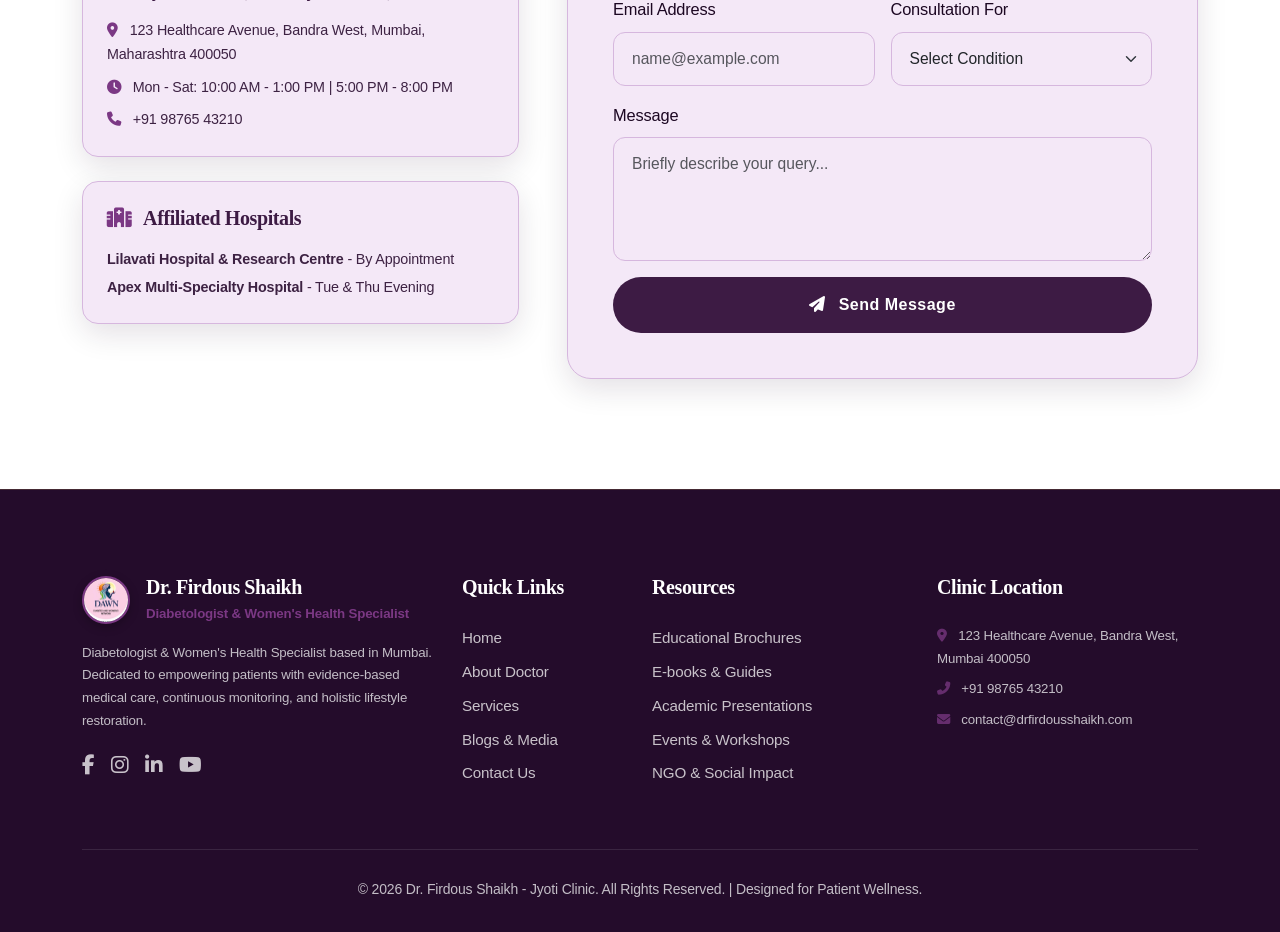
<file: about.html>
<!DOCTYPE html>
<html lang="en">

<head>
  <meta charset="UTF-8">
  <meta name="viewport" content="width=device-width, initial-scale=1.0">
  <title>About Dr. Firdous Shaikh | Diabetologist & Women's Health Specialist</title>
  <meta name="description" content="Biography and clinical background of Dr. Firdous Shaikh, Diabetologist and Founder of Jyoti Clinic, Mumbai.">
  <!-- Favicon -->
  <link rel="icon" type="image/png" href="assets/images/favicon.png">
  <link rel="shortcut icon" href="assets/images/favicon.ico">
  <link rel="apple-touch-icon" sizes="180x180" href="assets/images/apple-touch-icon.png">

  <!-- Google Fonts -->
  <link rel="preconnect" href="https://fonts.googleapis.com">
  <link rel="preconnect" href="https://fonts.gstatic.com" crossorigin>
  <link href="https://fonts.googleapis.com/css2?family=Plus+Jakarta+Sans:wght@400;500;600;700;800&display=swap" rel="stylesheet">

  <!-- Bootstrap 5 CSS -->
  <link href="https://cdn.jsdelivr.net/npm/bootstrap@5.3.3/dist/css/bootstrap.min.css" rel="stylesheet">
  <!-- FontAwesome 6 Icons -->
  <link rel="stylesheet" href="https://cdnjs.cloudflare.com/ajax/libs/font-awesome/6.5.1/css/all.min.css">
  <!-- Custom Stylesheet -->
  <link rel="stylesheet" href="assets/css/style.css">
</head>

<body>
  <!-- Header / Top Bar -->
  <div class="top-bar d-none d-md-block">
    <div class="container">
      <div class="row align-items-center">
        <div class="col-md-7">
          <i class="fas fa-hospital-user me-2 text-teal"></i>
          <span>Jyoti Clinic & Affiliated Hospitals, Mumbai</span>
        </div>
        <div class="col-md-5 text-end">
          <a href="tel:+919876543210" class="me-3"><i class="fas fa-phone-alt me-1 text-teal"></i> +91 98765 43210</a>
          <a href="https://wa.me/919876543210" target="_blank" class="text-success"><i class="fab fa-whatsapp me-1"></i> WhatsApp Chat</a>
        </div>
      </div>
    </div>
  </div>

  <nav class="navbar navbar-expand-lg navbar-custom sticky-top">
    <div class="container">
      <a class="navbar-brand me-auto" href="index.html">
        <img src="assets/images/logo.jpg" alt="DAWN Logo - Dr. Firdous Shaikh" class="navbar-logo-img">
        <div>
          <span class="brand-name">Dr. Firdous Shaikh</span>
          <span class="brand-title">Diabetologist & Women's Health Specialist</span>
        </div>
      </a>

      <button class="navbar-toggler" type="button" data-bs-toggle="collapse" data-bs-target="#mainMenu">
        <span class="navbar-toggler-icon"></span>
      </button>

      <div class="collapse navbar-collapse" id="mainMenu">
        <ul class="navbar-nav ms-auto mb-2 mb-lg-0 align-items-lg-center">
          <li class="nav-item"><a class="nav-link" href="index.html">Home</a></li>
          <li class="nav-item"><a class="nav-link active" href="about.html">About</a></li>
          <li class="nav-item"><a class="nav-link" href="services.html">Services</a></li>

          <!-- Academic Dropdown -->
          <li class="nav-item dropdown">
            <a class="nav-link dropdown-toggle" href="#" id="academicDropdown" role="button" data-bs-toggle="dropdown" aria-expanded="false">
              Academic <i class="fas fa-chevron-down ms-1 small text-teal"></i>
            </a>
            <ul class="dropdown-menu" aria-labelledby="academicDropdown">
              <li><a class="dropdown-item" href="academic-presentations.html"><i class="fas fa-graduation-cap me-2 text-teal"></i> Academic Presentations</a></li>
              <li><a class="dropdown-item" href="academic-institute.html"><i class="fas fa-university me-2 text-teal"></i> Academic Institute</a></li>
            </ul>
          </li>

          <!-- Resources Dropdown -->
          <li class="nav-item dropdown">
            <a class="nav-link dropdown-toggle" href="#" id="resourcesDropdown" role="button" data-bs-toggle="dropdown" aria-expanded="false">
              Resources <i class="fas fa-chevron-down ms-1 small text-teal"></i>
            </a>
            <ul class="dropdown-menu" aria-labelledby="resourcesDropdown">
              <li><a class="dropdown-item" href="educational.html"><i class="fas fa-file-pdf me-2 text-teal"></i> Educational Brochures</a></li>
              <li><a class="dropdown-item" href="ebooks.html"><i class="fas fa-book-open me-2 text-teal"></i> E-books & Guides</a></li>
              <li><a class="dropdown-item" href="blogs.html"><i class="fas fa-newspaper me-2 text-teal"></i> Health Blogs & Media</a></li>
            </ul>
          </li>

          <!-- Community Dropdown -->
          <li class="nav-item dropdown">
            <a class="nav-link dropdown-toggle" href="#" id="communityDropdown" role="button" data-bs-toggle="dropdown" aria-expanded="false">
              Community <i class="fas fa-chevron-down ms-1 small text-teal"></i>
            </a>
            <ul class="dropdown-menu" aria-labelledby="communityDropdown">
              <li><a class="dropdown-item" href="ngo-charity.html"><i class="fas fa-hand-holding-heart me-2 text-teal"></i> NGO & Charity Work</a></li>
              <li><a class="dropdown-item" href="community-practice.html"><i class="fas fa-users-line me-2 text-teal"></i> Community Practice</a></li>
              <li><a class="dropdown-item" href="events.html"><i class="fas fa-calendar-alt me-2 text-teal"></i> Events & Workshops</a></li>
              <li><a class="dropdown-item" href="gallery.html"><i class="fas fa-images me-2 text-teal"></i> Photo Gallery</a></li>
            </ul>
          </li>

          <li class="nav-item ms-lg-2 mt-2 mt-lg-0">
            <a class="nav-link btn btn-sm btn-outline-primary px-3 py-2 text-navy" href="contact.html">Contact Us</a>
          </li>
        </ul>
      </div>
    </div>
  </nav>

  <!-- Page Header (Treatment 2: Solid Dark Navy) -->
  <section class="page-hero-banner bg-solid-navy text-white py-5">
    <div class="container text-center">
      <h1 class="text-white fw-bold">About Dr. Firdous Shaikh</h1>
      <p class="lead mb-0 text-light opacity-90">Diabetologist, Women's Metabolic Health Specialist & Founder of Jyoti Clinic, Mumbai</p>
    </div>
  </section>

  <!-- Section 1: Detailed Biography (Treatment 1: Ivory + Faint Gold Dot Pattern) -->
  <main class="section-padding pattern-bg-dots">
    <div class="container">
      <div class="row align-items-center g-5">
        <div class="col-lg-5">
          <div class="doctor-profile-card p-3 shadow-sm rounded-4 bg-white border">
            <img src="assets/images/dr-firdous-profile.jpg" alt="Dr. Firdous Shaikh" class="img-fluid rounded-4 mb-3 w-100">
            <div class="row g-2 text-center">
              <div class="col-6">
                <div class="stat-box p-3 bg-light rounded-3">
                  <span class="number d-block fs-3 fw-bold text-navy">15+</span>
                  <span class="label small text-muted">Years Experience</span>
                </div>
              </div>
              <div class="col-6">
                <div class="stat-box p-3 bg-light rounded-3">
                  <span class="number d-block fs-3 fw-bold text-navy">10k+</span>
                  <span class="label small text-muted">Patients Treated</span>
                </div>
              </div>
              <div class="col-6">
                <div class="stat-box p-3 bg-light rounded-3">
                  <span class="number d-block fs-3 fw-bold text-navy">100+</span>
                  <span class="label small text-muted">Free Camps</span>
                </div>
              </div>
              <div class="col-6">
                <div class="stat-box p-3 bg-light rounded-3">
                  <span class="number d-block fs-3 fw-bold text-navy">Gold</span>
                  <span class="label small text-muted">Medalist</span>
                </div>
              </div>
            </div>
          </div>
        </div>

        <div class="col-lg-7">
          <div class="section-title">
            <span class="subtitle">Biography & Career Journey</span>
            <h2>A Lifetime Dedicated to Metabolic Health & Patient Wellbeing</h2>
            <div class="divider"></div>
          </div>
          <p class="lead text-muted mb-3">
            Dr. Firdous Shaikh is one of Mumbai’s most trusted Diabetologists and Women’s Metabolic Health Experts. As the founder of <strong>Jyoti Clinic</strong> in Bandra West, she has devoted over 15 years to reforming diabetes care and metabolic wellness across Western India.
          </p>
          <p class="text-muted mb-4">
            After graduating with top academic honors (Gold Medal in Diabetology), Dr. Shaikh pursued specialized advanced training in cardiovascular risk prevention, PCOS, thyroid disorders, and gestational diabetes. Her medical methodology merges rigorous clinical diagnostics with lifestyle counseling, emotional health support, and patient education.
          </p>
          <div class="row g-3 mt-3">
            <div class="col-sm-6">
              <div class="d-flex align-items-center p-3 rounded-3 bg-white border">
                <i class="fas fa-check-circle text-teal fs-4 me-3"></i>
                <span class="fw-bold text-navy">Gold Medalist Diabetology</span>
              </div>
            </div>
            <div class="col-sm-6">
              <div class="d-flex align-items-center p-3 rounded-3 bg-white border">
                <i class="fas fa-check-circle text-teal fs-4 me-3"></i>
                <span class="fw-bold text-navy">Founder, Jyoti Clinic</span>
              </div>
            </div>
          </div>

          <!-- Doctor Signature Quote Card -->
          <div class="doctor-quote-banner mt-4">
            <div class="verified-seal mb-2">
              <i class="fas fa-award"></i> Patient-Centered Medical Philosophy
            </div>
            <p class="doctor-quote-text mb-2">
              "True metabolic healing happens when we listen to the patient behind the lab numbers. My mission is to give every individual the tools, knowledge, and confidence to live a vibrant life."
            </p>
            <span class="doctor-signature text-gold">Dr. Firdous Shaikh</span>
          </div>
        </div>
      </div>
    </div>
  </main>

  <!-- Section 2: Educational Qualifications & Medical Credentials (Treatment 2: Solid Dark Navy) -->
  <section class="section-padding bg-solid-navy">
    <div class="container">
      <div class="section-title text-center">
        <span class="subtitle">Academic Credentials</span>
        <h2>Qualifications & Medical Degrees</h2>
        <div class="divider"></div>
      </div>

      <div class="row g-4">
        <div class="col-md-4">
          <div class="card p-4 h-100">
            <div class="text-teal fs-2 mb-3"><i class="fas fa-graduation-cap"></i></div>
            <h4 class="text-white mb-2">MBBS (Gold Medalist)</h4>
            <p class="small text-muted mb-3">Grant Government Medical College & Sir JJ Group of Hospitals, Mumbai.</p>
            <span class="badge bg-white text-navy me-auto">Undergraduate Honors</span>
          </div>
        </div>
        <div class="col-md-4">
          <div class="card p-4 h-100">
            <div class="text-teal fs-2 mb-3"><i class="fas fa-user-md"></i></div>
            <h4 class="text-white mb-2">MD (Internal Medicine)</h4>
            <p class="small text-muted mb-3">Postgraduate Degree in General Internal Medicine with distinction in endocrine disorders.</p>
            <span class="badge bg-white text-navy me-auto">Postgraduate Specialization</span>
          </div>
        </div>
        <div class="col-md-4">
          <div class="card p-4 h-100">
            <div class="text-teal fs-2 mb-3"><i class="fas fa-award"></i></div>
            <h4 class="text-white mb-2">PG Diploma in Diabetology</h4>
            <p class="small text-muted mb-3">Awarded Gold Medal for highest research distinction in diabetes clinical management.</p>
            <span class="badge bg-white text-navy me-auto">Super Specialization</span>
          </div>
        </div>
      </div>
    </div>
  </section>

  <!-- Section 3: Clinical Philosophy (Treatment 3: Plain Clean White) -->
  <section class="section-padding bg-plain-clean">
    <div class="container">
      <div class="section-title text-center">
        <span class="subtitle">Clinical Philosophy</span>
        <h2>Three Pillars of Our Practice</h2>
        <div class="divider"></div>
      </div>

      <div class="row g-4">
        <div class="col-md-4">
          <div class="card p-4 text-center">
            <div class="text-teal fs-1 mb-3"><i class="fas fa-microscope"></i></div>
            <h4 class="text-navy mb-3">Science & Evidence</h4>
            <p class="text-muted small">
              Every diagnosis and treatment regimen at Jyoti Clinic strictly adheres to international ADA, RSSDI, and WHO clinical guidelines.
            </p>
          </div>
        </div>
        <div class="col-md-4">
          <div class="card p-4 text-center">
            <div class="text-teal fs-1 mb-3"><i class="fas fa-heartbeat"></i></div>
            <h4 class="text-navy mb-3">Holistic Healing</h4>
            <p class="text-muted small">
              We treat the individual, not just the blood sugar number - addressing diet, stress management, sleep quality, and mental wellbeing.
            </p>
          </div>
        </div>
        <div class="col-md-4">
          <div class="card p-4 text-center">
            <div class="text-teal fs-1 mb-3"><i class="fas fa-hands-helping"></i></div>
            <h4 class="text-navy mb-3">Patient Empowerment</h4>
            <p class="text-muted small">
              Providing accessible education, multilingual brochures, and continuous WhatsApp support to make patients self-reliant in their health journey.
            </p>
          </div>
        </div>
      </div>

      <div class="text-center mt-5">
        <a href="contact.html" class="btn btn-primary rounded-pill px-5 py-3 shadow">
          <i class="fas fa-calendar-check me-2"></i> Book Consultation with Dr. Firdous Shaikh
        </a>
      </div>
    </div>
  </section>

  <!-- Footer -->
    <!-- ==========================================
       CONTACT INFO & APPOINTMENT FORM
       ========================================== -->
  <section class="section-padding bg-plain-clean" id="contactSection">
    <div class="container">
      <div class="row g-5">
        <!-- Contact Details -->
        <div class="col-lg-5">
          <div class="section-title">
            <span class="subtitle">Get In Touch</span>
            <h2>Clinic Contact & Locations</h2>
            <div class="divider"></div>
          </div>

          <div class="card border-0 shadow-sm rounded-4 p-4 mb-4" style="background:#ffffff; border:1px solid var(--cream-border)!important;">
            <h5 class="text-navy mb-3 fw-bold"><i class="fas fa-clinic-medical text-teal me-2"></i> Jyoti Clinic (Primary Practice)</h5>
            <p class="text-muted small mb-2"><i class="fas fa-map-marker-alt text-teal me-2"></i> 123 Healthcare Avenue, Bandra West, Mumbai, Maharashtra 400050</p>
            <p class="text-muted small mb-2"><i class="fas fa-clock text-teal me-2"></i> Mon - Sat: 10:00 AM - 1:00 PM | 5:00 PM - 8:00 PM</p>
            <p class="text-muted small mb-0"><i class="fas fa-phone text-teal me-2"></i> +91 98765 43210</p>
          </div>

          <div class="card border-0 shadow-sm rounded-4 p-4" style="background:#ffffff; border:1px solid var(--cream-border)!important;">
            <h5 class="text-navy mb-3"><i class="fas fa-hospital text-teal me-2"></i> Affiliated Hospitals</h5>
            <p class="text-muted small mb-1"><strong>Lilavati Hospital & Research Centre</strong> - By Appointment</p>
            <p class="text-muted small mb-0"><strong>Apex Multi-Specialty Hospital</strong> - Tue & Thu Evening</p>
          </div>
        </div>

        <!-- Contact Form -->
        <div class="col-lg-7">
          <div class="contact-form-card">
            <h3 class="text-navy mb-2">Book an Appointment / Submit Query</h3>
            <p class="text-muted small mb-4">Fill out the form below to schedule a visit or ask a question directly.</p>

            <form class="mainContactForm">
              <!-- Honeypot Field for Spam Protection -->
              <input type="text" name="website_hp" style="display:none !important;" tabindex="-1" autocomplete="off">

              <div class="row g-3">
                <div class="col-md-6">
                  <label class="form-label font-weight-600">Full Name *</label>
                  <input type="text" class="form-control" placeholder="e.g. Ananya Sharma" required>
                </div>
                <div class="col-md-6">
                  <label class="form-label font-weight-600">Phone Number *</label>
                  <input type="tel" class="form-control" placeholder="+91 98765 43210" required>
                </div>
                <div class="col-md-6">
                  <label class="form-label font-weight-600">Email Address</label>
                  <input type="email" class="form-control" placeholder="name@example.com">
                </div>
                <div class="col-md-6">
                  <label class="form-label font-weight-600">Consultation For</label>
                  <select class="form-select">
                    <option selected>Select Condition</option>
                    <option value="Diabetes">Diabetes Care</option>
                    <option value="PCOS">Women's Health / PCOS</option>
                    <option value="Gestational">Gestational Diabetes</option>
                    <option value="Thyroid">Thyroid & Endocrine</option>
                    <option value="General">General Consultation</option>
                  </select>
                </div>
                <div class="col-12">
                  <label class="form-label font-weight-600">Message</label>
                  <textarea class="form-control" rows="4" placeholder="Briefly describe your query..."></textarea>
                </div>
                <div class="col-12">
                  <button type="submit" class="btn btn-primary bg-navy border-0 rounded-pill px-5 py-3 w-100 font-weight-bold">
                    <i class="fas fa-paper-plane me-2"></i> Send Message
                  </button>
                </div>
              </div>
              <div class="formFeedback mt-3 text-center d-none"></div>
            </form>
          </div>
        </div>
      </div>
    </div>
  </section>

  <!-- ==========================================
       FOOTER
       ========================================== -->
  <footer class="footer-custom">
    <div class="container">
      <div class="row g-4">
        <div class="col-lg-4 col-md-6">
          <div class="d-flex align-items-center gap-3 mb-3">
            <img src="assets/images/logo.jpg" alt="DAWN Logo - Dr. Firdous Shaikh" class="footer-logo-img">
            <div>
              <h5 class="mb-0 text-white font-serif fw-bold">Dr. Firdous Shaikh</h5>
              <span class="small text-gold fw-semibold">Diabetologist & Women's Health Specialist</span>
            </div>
          </div>
          <p class="small text-light opacity-75">
            Diabetologist & Women's Health Specialist based in Mumbai. Dedicated to empowering patients with evidence-based medical care, continuous monitoring, and holistic lifestyle restoration.
          </p>
          <div class="d-flex gap-3 fs-5 mt-3 text-teal">
            <a href="#" class="text-white opacity-75 hover-gold"><i class="fab fa-facebook-f"></i></a>
            <a href="#" class="text-white opacity-75 hover-gold"><i class="fab fa-instagram"></i></a>
            <a href="#" class="text-white opacity-75 hover-gold"><i class="fab fa-linkedin-in"></i></a>
            <a href="#" class="text-white opacity-75 hover-gold"><i class="fab fa-youtube"></i></a>
          </div>
        </div>

        <div class="col-lg-2 col-md-6">
          <h5>Quick Links</h5>
          <ul class="list-unstyled mb-0">
            <li class="mb-2"><a href="index.html">Home</a></li>
            <li class="mb-2"><a href="about.html">About Doctor</a></li>
            <li class="mb-2"><a href="services.html">Services</a></li>
            <li class="mb-2"><a href="blogs.html">Blogs & Media</a></li>
            <li class="mb-2"><a href="contact.html">Contact Us</a></li>
          </ul>
        </div>

        <div class="col-lg-3 col-md-6">
          <h5>Resources</h5>
          <ul class="list-unstyled mb-0">
            <li class="mb-2"><a href="educational.html">Educational Brochures</a></li>
            <li class="mb-2"><a href="ebooks.html">E-books & Guides</a></li>
            <li class="mb-2"><a href="academic-presentations.html">Academic Presentations</a></li>
            <li class="mb-2"><a href="events.html">Events & Workshops</a></li>
            <li class="mb-2"><a href="ngo-charity.html">NGO & Social Impact</a></li>
          </ul>
        </div>

        <div class="col-lg-3 col-md-6">
          <h5>Clinic Location</h5>
          <p class="small text-light opacity-75 mb-2">
            <i class="fas fa-map-marker-alt text-teal me-2"></i> 123 Healthcare Avenue, Bandra West, Mumbai 400050
          </p>
          <p class="small text-light opacity-75 mb-2">
            <i class="fas fa-phone-alt text-teal me-2"></i> +91 98765 43210
          </p>
          <p class="small text-light opacity-75">
            <i class="fas fa-envelope text-teal me-2"></i> contact@drfirdousshaikh.com
          </p>
        </div>
      </div>

      <div class="footer-bottom text-center">
        <p class="mb-0 text-light opacity-75">
          &copy; 2026 Dr. Firdous Shaikh - Jyoti Clinic. All Rights Reserved. | Designed for Patient Wellness.
        </p>
      </div>
    </div>
  </footer>

  <script src="https://cdn.jsdelivr.net/npm/bootstrap@5.3.3/dist/js/bootstrap.bundle.min.js"></script>
  <script src="assets/js/main.js"></script>
</body>

</html>
</file>
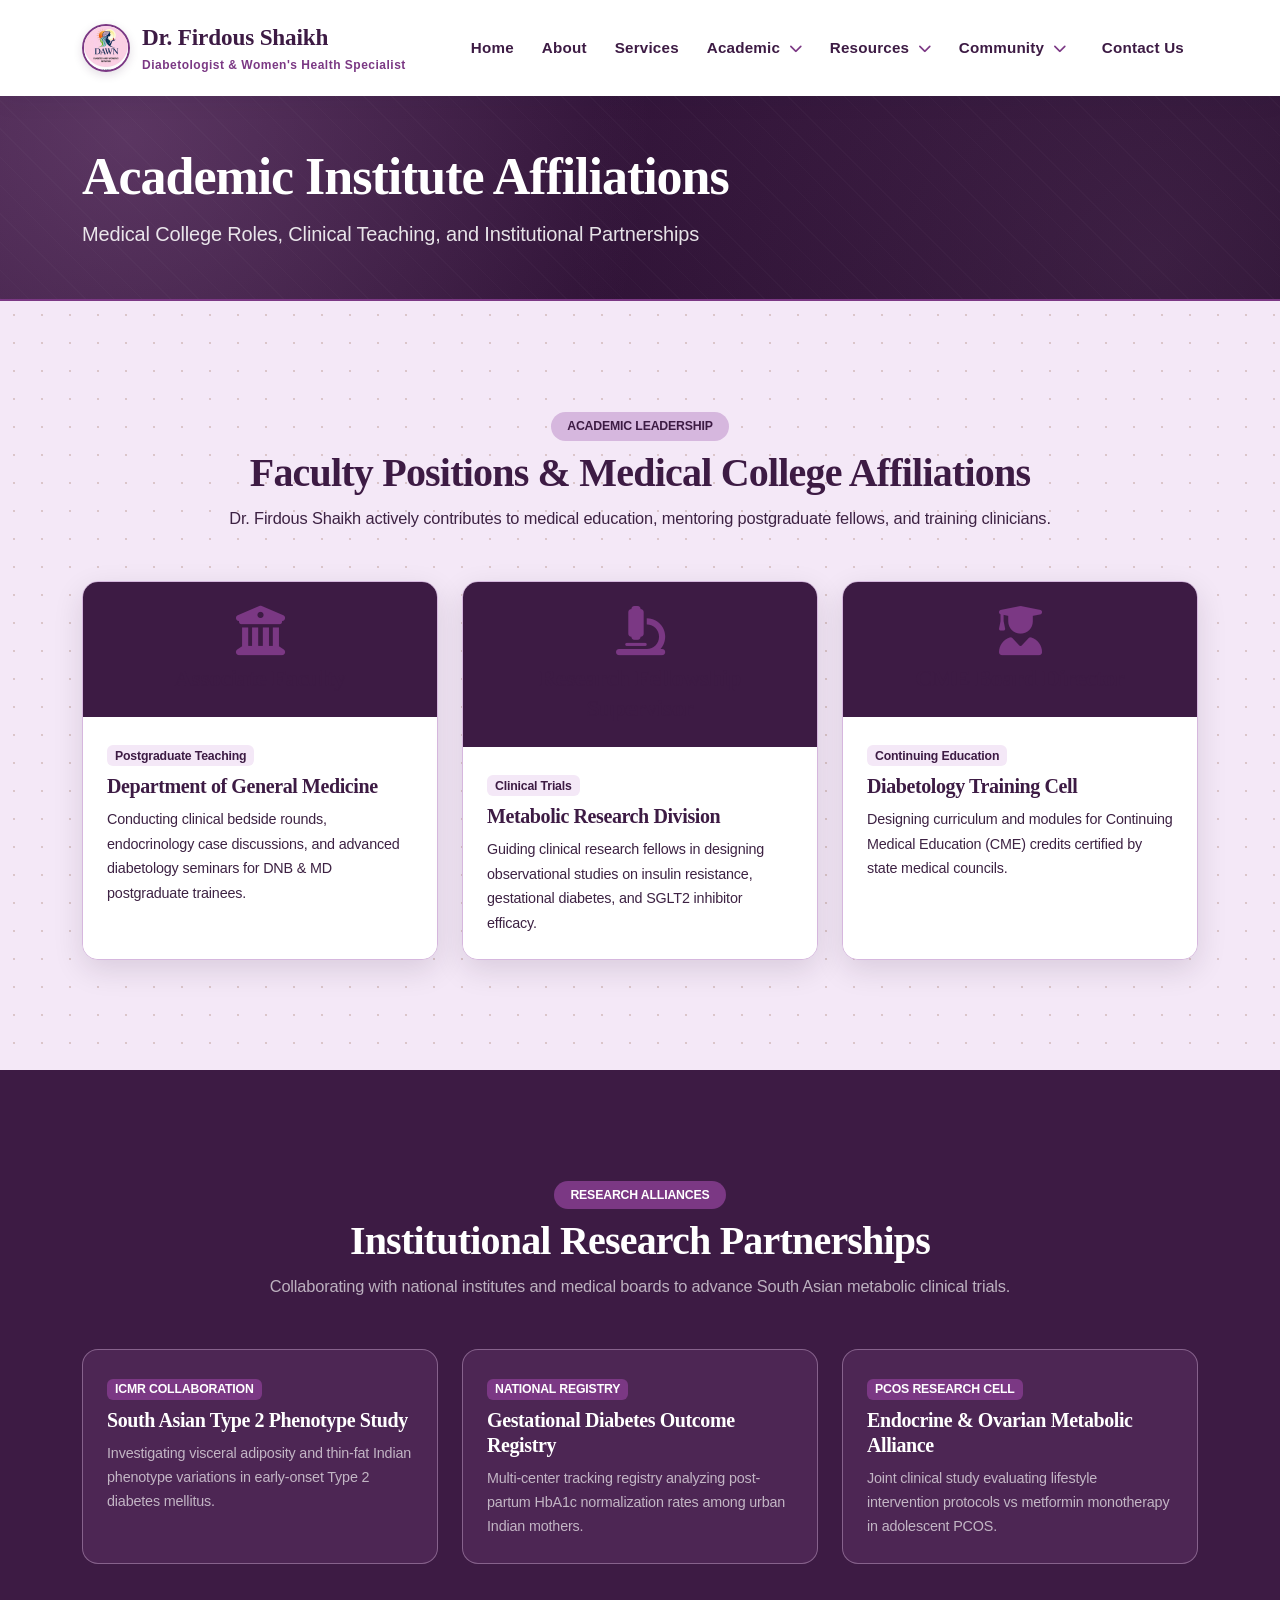
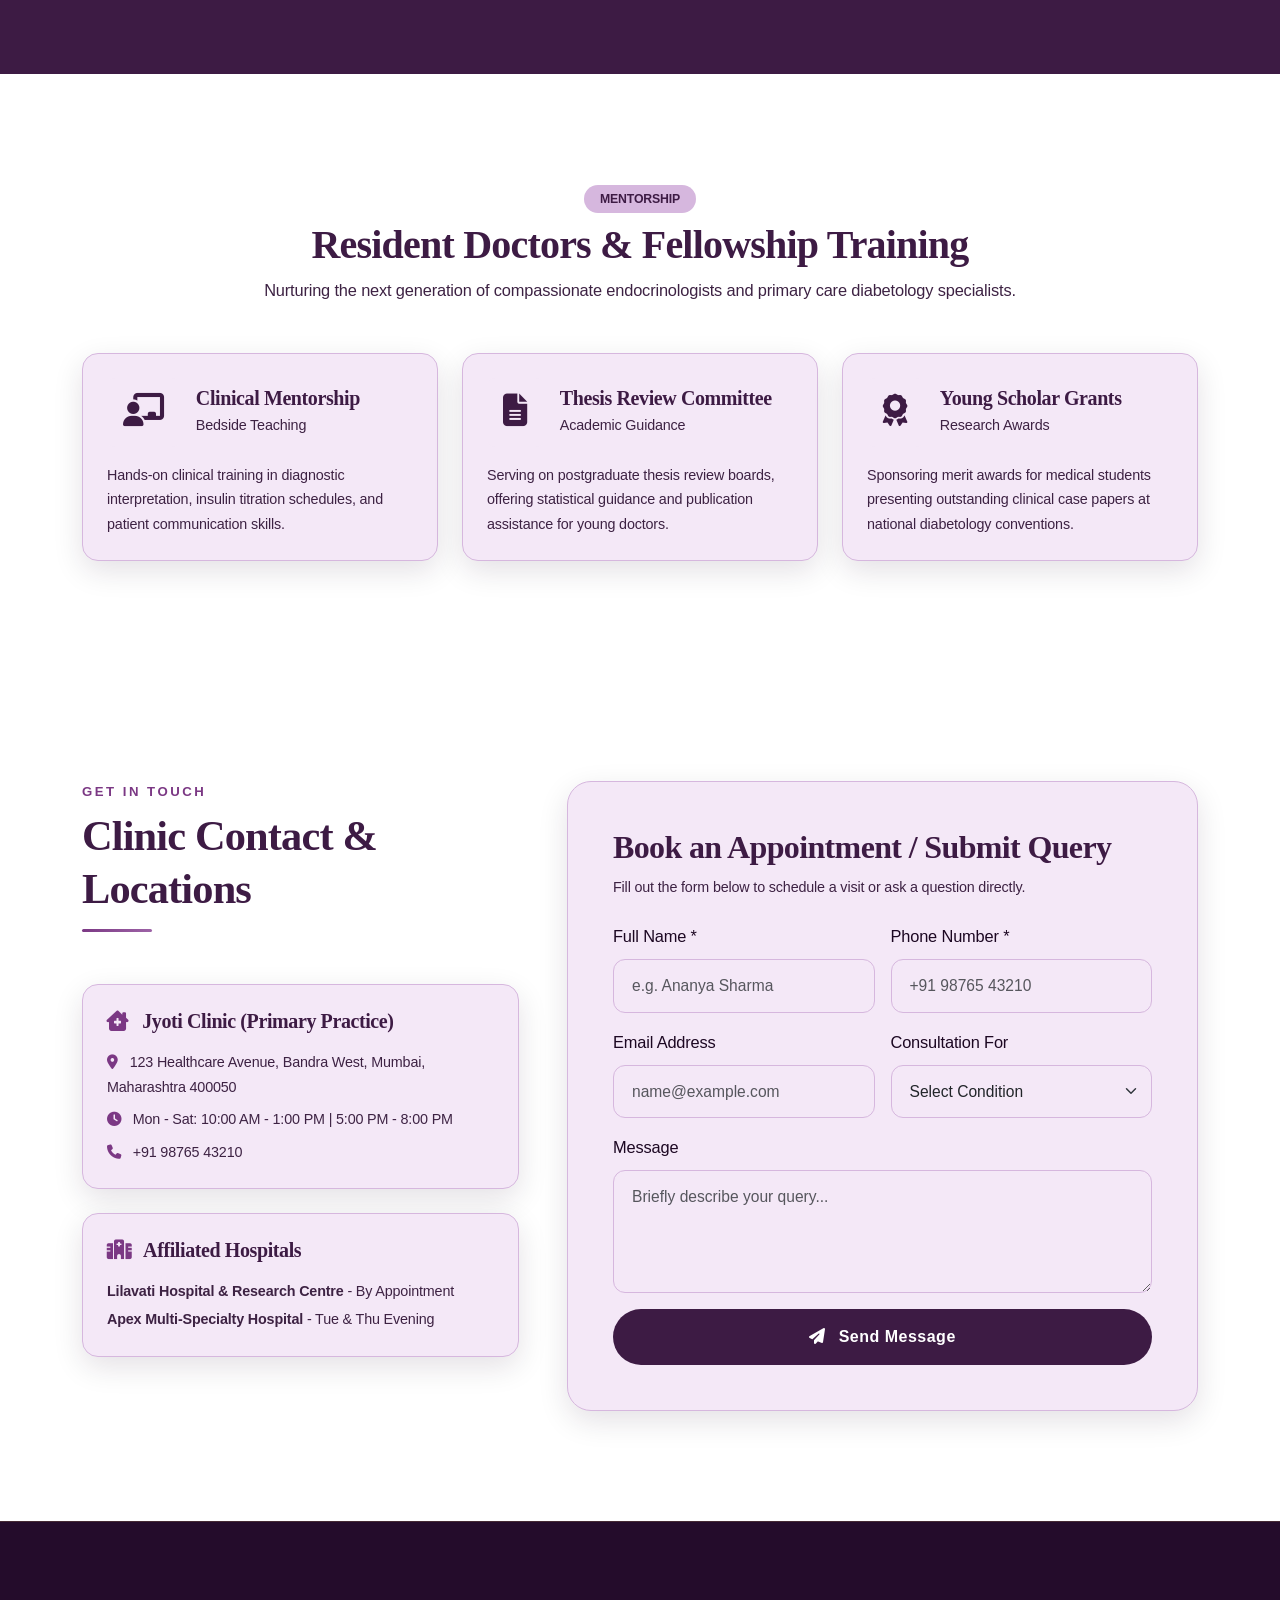
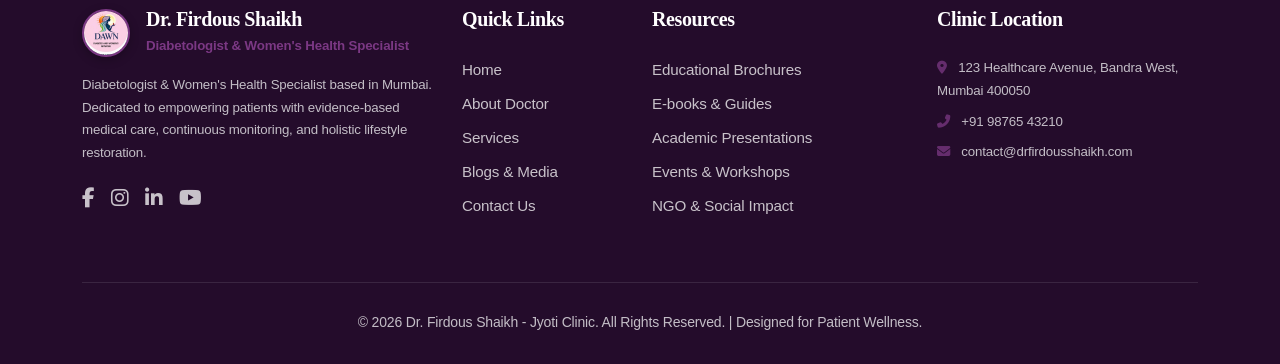
<file: academic-institute.html>
<!DOCTYPE html>
<html lang="en">

<head>
  <meta charset="UTF-8">
  <meta name="viewport" content="width=device-width, initial-scale=1.0">
  <title>Academic Institute Associations | Dr. Firdous Shaikh</title>
  <meta name="description" content="Academic teaching positions, medical institute affiliations, and research collaborations.">
  <!-- Favicon -->
  <link rel="icon" type="image/png" href="assets/images/favicon.png">
  <link rel="shortcut icon" href="assets/images/favicon.ico">
  <link rel="apple-touch-icon" sizes="180x180" href="assets/images/apple-touch-icon.png">
  <link rel="preconnect" href="https://fonts.googleapis.com">
  <link rel="preconnect" href="https://fonts.gstatic.com" crossorigin>
  <link href="https://fonts.googleapis.com/css2?family=Plus+Jakarta+Sans:wght@400;500;600;700;800&display=swap" rel="stylesheet">
  <link href="https://cdn.jsdelivr.net/npm/bootstrap@5.3.3/dist/css/bootstrap.min.css" rel="stylesheet">
  <link rel="stylesheet" href="https://cdnjs.cloudflare.com/ajax/libs/font-awesome/6.5.1/css/all.min.css">
  <link rel="stylesheet" href="assets/css/style.css">
</head>

<body>
  <nav class="navbar navbar-expand-xl navbar-custom sticky-top">
    <div class="container">
      <a class="navbar-brand me-auto" href="index.html">
        <img src="assets/images/logo.jpg" alt="DAWN Logo - Dr. Firdous Shaikh" class="navbar-logo-img">
        <div>
          <span class="brand-name">Dr. Firdous Shaikh</span>
          <span class="brand-title">Diabetologist & Women's Health Specialist</span>
        </div>
      </a>
      <button class="navbar-toggler" type="button" data-bs-toggle="collapse" data-bs-target="#mainMenu">
        <span class="navbar-toggler-icon"></span>
      </button>
      <div class="collapse navbar-collapse" id="mainMenu">
        <ul class="navbar-nav ms-auto mb-2 mb-lg-0 align-items-lg-center">
          <li class="nav-item"><a class="nav-link" href="index.html">Home</a></li>
          <li class="nav-item"><a class="nav-link" href="about.html">About</a></li>
          <li class="nav-item"><a class="nav-link" href="services.html">Services</a></li>

          <!-- Academic Dropdown (Active) -->
          <li class="nav-item dropdown">
            <a class="nav-link dropdown-toggle active" href="#" id="academicDropdown" role="button" data-bs-toggle="dropdown" aria-expanded="false">
              Academic <i class="fas fa-chevron-down ms-1 small text-teal"></i>
            </a>
            <ul class="dropdown-menu" aria-labelledby="academicDropdown">
              <li><a class="dropdown-item" href="academic-presentations.html"><i class="fas fa-graduation-cap me-2 text-teal"></i> Academic Presentations</a></li>
              <li><a class="dropdown-item active" href="academic-institute.html"><i class="fas fa-university me-2 text-teal"></i> Academic Institute</a></li>
            </ul>
          </li>

          <!-- Resources Dropdown -->
          <li class="nav-item dropdown">
            <a class="nav-link dropdown-toggle" href="#" id="resourcesDropdown" role="button" data-bs-toggle="dropdown" aria-expanded="false">
              Resources <i class="fas fa-chevron-down ms-1 small text-teal"></i>
            </a>
            <ul class="dropdown-menu" aria-labelledby="resourcesDropdown">
              <li><a class="dropdown-item" href="educational.html"><i class="fas fa-file-pdf me-2 text-teal"></i> Educational Brochures</a></li>
              <li><a class="dropdown-item" href="ebooks.html"><i class="fas fa-book-open me-2 text-teal"></i> E-books & Guides</a></li>
              <li><a class="dropdown-item" href="blogs.html"><i class="fas fa-newspaper me-2 text-teal"></i> Health Blogs & Media</a></li>
            </ul>
          </li>

          <!-- Community Dropdown -->
          <li class="nav-item dropdown">
            <a class="nav-link dropdown-toggle" href="#" id="communityDropdown" role="button" data-bs-toggle="dropdown" aria-expanded="false">
              Community <i class="fas fa-chevron-down ms-1 small text-teal"></i>
            </a>
            <ul class="dropdown-menu" aria-labelledby="communityDropdown">
              <li><a class="dropdown-item" href="ngo-charity.html"><i class="fas fa-hand-holding-heart me-2 text-teal"></i> NGO & Charity Work</a></li>
              <li><a class="dropdown-item" href="community-practice.html"><i class="fas fa-users-line me-2 text-teal"></i> Community Practice</a></li>
              <li><a class="dropdown-item" href="events.html"><i class="fas fa-calendar-alt me-2 text-teal"></i> Events & Workshops</a></li>
              <li><a class="dropdown-item" href="gallery.html"><i class="fas fa-images me-2 text-teal"></i> Photo Gallery</a></li>
            </ul>
          </li>

          <li class="nav-item ms-lg-2 mt-2 mt-lg-0">
            <a class="nav-link btn btn-sm btn-outline-primary px-3 py-2 text-navy" href="contact.html">Contact Us</a>
          </li>
        </ul>
      </div>
    </div>
  </nav>

  <!-- Page Hero (Treatment 2: Solid Dark Navy) -->
  <section class="page-hero-banner bg-solid-navy text-white py-5">
    <div class="container">
      <h1 class="text-white fw-bold">Academic Institute Affiliations</h1>
      <p class="lead mb-0 text-light opacity-90">Medical College Roles, Clinical Teaching, and Institutional Partnerships</p>
    </div>
  </section>

  <!-- Main Content (Treatment 1: Ivory Background + Gold Dot Pattern) -->
  <section class="section-padding pattern-bg-dots">
    <div class="container">
      <div class="text-center mb-5">
        <span class="badge bg-gold-subtle text-navy px-3 py-2 rounded-pill fw-bold text-uppercase tracking-wider">Academic Leadership</span>
        <h2 class="display-6 font-serif fw-bold text-navy mt-2">Faculty Positions & Medical College Affiliations</h2>
        <p class="text-muted max-w-2xl mx-auto">Dr. Firdous Shaikh actively contributes to medical education, mentoring postgraduate fellows, and training clinicians.</p>
      </div>

      <div class="row g-4">
        <!-- Academic Role 1 -->
        <div class="col-lg-4 col-md-6">
          <div class="card h-100 border-0 shadow-sm rounded-4 overflow-hidden card-hover">
            <div class="p-4 bg-navy text-white text-center">
              <i class="fas fa-university fa-3x text-gold mb-2"></i>
              <h4 class="font-serif fw-bold mb-0">Associate Faculty</h4>
            </div>
            <div class="card-body p-4 bg-white">
              <span class="badge bg-navy-subtle text-navy mb-2">Postgraduate Teaching</span>
              <h5 class="font-serif fw-bold text-navy mb-2">Department of General Medicine</h5>
              <p class="text-muted small mb-0">Conducting clinical bedside rounds, endocrinology case discussions, and advanced diabetology seminars for DNB & MD postgraduate trainees.</p>
            </div>
          </div>
        </div>

        <!-- Academic Role 2 -->
        <div class="col-lg-4 col-md-6">
          <div class="card h-100 border-0 shadow-sm rounded-4 overflow-hidden card-hover">
            <div class="p-4 bg-navy text-white text-center">
              <i class="fas fa-microscope fa-3x text-gold mb-2"></i>
              <h4 class="font-serif fw-bold mb-0">Research Fellowship Supervisor</h4>
            </div>
            <div class="card-body p-4 bg-white">
              <span class="badge bg-navy-subtle text-navy mb-2">Clinical Trials</span>
              <h5 class="font-serif fw-bold text-navy mb-2">Metabolic Research Division</h5>
              <p class="text-muted small mb-0">Guiding clinical research fellows in designing observational studies on insulin resistance, gestational diabetes, and SGLT2 inhibitor efficacy.</p>
            </div>
          </div>
        </div>

        <!-- Academic Role 3 -->
        <div class="col-lg-4 col-md-6">
          <div class="card h-100 border-0 shadow-sm rounded-4 overflow-hidden card-hover">
            <div class="p-4 bg-navy text-white text-center">
              <i class="fas fa-user-graduate fa-3x text-gold mb-2"></i>
              <h4 class="font-serif fw-bold mb-0">CME Board Director</h4>
            </div>
            <div class="card-body p-4 bg-white">
              <span class="badge bg-navy-subtle text-navy mb-2">Continuing Education</span>
              <h5 class="font-serif fw-bold text-navy mb-2">Diabetology Training Cell</h5>
              <p class="text-muted small mb-0">Designing curriculum and modules for Continuing Medical Education (CME) credits certified by state medical councils.</p>
            </div>
          </div>
        </div>
      </div>
    </div>
  </section>

  <!-- Section 2: Research Projects & Collaborations (Treatment 2: Solid Dark Navy) -->
  <section class="section-padding bg-solid-navy text-white">
    <div class="container">
      <div class="text-center mb-5">
        <span class="badge bg-gold text-navy px-3 py-2 rounded-pill fw-bold text-uppercase tracking-wider">Research Alliances</span>
        <h2 class="display-6 font-serif fw-bold text-white mt-2">Institutional Research Partnerships</h2>
        <p class="text-light opacity-75 max-w-2xl mx-auto">Collaborating with national institutes and medical boards to advance South Asian metabolic clinical trials.</p>
      </div>

      <div class="row g-4">
        <div class="col-md-4">
          <div class="p-4 rounded-4 bg-navy-light border border-gold-subtle card-hover h-100">
            <span class="badge bg-gold text-navy mb-2 fw-bold">ICMR COLLABORATION</span>
            <h5 class="font-serif fw-bold text-white mb-2 font-size-18">South Asian Type 2 Phenotype Study</h5>
            <p class="small text-light opacity-75 mb-0">Investigating visceral adiposity and thin-fat Indian phenotype variations in early-onset Type 2 diabetes mellitus.</p>
          </div>
        </div>

        <div class="col-md-4">
          <div class="p-4 rounded-4 bg-navy-light border border-gold-subtle card-hover h-100">
            <span class="badge bg-gold text-navy mb-2 fw-bold">NATIONAL REGISTRY</span>
            <h5 class="font-serif fw-bold text-white mb-2 font-size-18">Gestational Diabetes Outcome Registry</h5>
            <p class="small text-light opacity-75 mb-0">Multi-center tracking registry analyzing post-partum HbA1c normalization rates among urban Indian mothers.</p>
          </div>
        </div>

        <div class="col-md-4">
          <div class="p-4 rounded-4 bg-navy-light border border-gold-subtle card-hover h-100">
            <span class="badge bg-gold text-navy mb-2 fw-bold">PCOS RESEARCH CELL</span>
            <h5 class="font-serif fw-bold text-white mb-2 font-size-18">Endocrine & Ovarian Metabolic Alliance</h5>
            <p class="small text-light opacity-75 mb-0">Joint clinical study evaluating lifestyle intervention protocols vs metformin monotherapy in adolescent PCOS.</p>
          </div>
        </div>
      </div>
    </div>
  </section>

  <!-- Section 3: Student & Resident Mentorship (Treatment 3: Plain Clean White) -->
  <section class="section-padding bg-plain-clean">
    <div class="container">
      <div class="text-center mb-5">
        <span class="badge bg-gold-subtle text-navy px-3 py-2 rounded-pill fw-bold text-uppercase tracking-wider">Mentorship</span>
        <h2 class="display-6 font-serif fw-bold text-navy mt-2">Resident Doctors & Fellowship Training</h2>
        <p class="text-muted max-w-2xl mx-auto">Nurturing the next generation of compassionate endocrinologists and primary care diabetology specialists.</p>
      </div>

      <div class="row g-4">
        <div class="col-md-4">
          <div class="card h-100 border-0 shadow-sm rounded-4 p-4 card-hover">
            <div class="d-flex align-items-center mb-3">
              <div class="p-3 bg-navy-subtle rounded-3 me-3 text-navy">
                <i class="fas fa-chalkboard-teacher fa-2x"></i>
              </div>
              <div>
                <h5 class="font-serif fw-bold text-navy mb-0">Clinical Mentorship</h5>
                <span class="text-muted small">Bedside Teaching</span>
              </div>
            </div>
            <p class="text-muted small mb-0">Hands-on clinical training in diagnostic interpretation, insulin titration schedules, and patient communication skills.</p>
          </div>
        </div>

        <div class="col-md-4">
          <div class="card h-100 border-0 shadow-sm rounded-4 p-4 card-hover">
            <div class="d-flex align-items-center mb-3">
              <div class="p-3 bg-navy-subtle rounded-3 me-3 text-navy">
                <i class="fas fa-file-alt fa-2x"></i>
              </div>
              <div>
                <h5 class="font-serif fw-bold text-navy mb-0">Thesis Review Committee</h5>
                <span class="text-muted small">Academic Guidance</span>
              </div>
            </div>
            <p class="text-muted small mb-0">Serving on postgraduate thesis review boards, offering statistical guidance and publication assistance for young doctors.</p>
          </div>
        </div>

        <div class="col-md-4">
          <div class="card h-100 border-0 shadow-sm rounded-4 p-4 card-hover">
            <div class="d-flex align-items-center mb-3">
              <div class="p-3 bg-navy-subtle rounded-3 me-3 text-navy">
                <i class="fas fa-award fa-2x"></i>
              </div>
              <div>
                <h5 class="font-serif fw-bold text-navy mb-0">Young Scholar Grants</h5>
                <span class="text-muted small">Research Awards</span>
              </div>
            </div>
            <p class="text-muted small mb-0">Sponsoring merit awards for medical students presenting outstanding clinical case papers at national diabetology conventions.</p>
          </div>
        </div>
      </div>
    </div>
  </section>

    <!-- ==========================================
       CONTACT INFO & APPOINTMENT FORM
       ========================================== -->
  <section class="section-padding bg-plain-clean" id="contactSection">
    <div class="container">
      <div class="row g-5">
        <!-- Contact Details -->
        <div class="col-lg-5">
          <div class="section-title">
            <span class="subtitle">Get In Touch</span>
            <h2>Clinic Contact & Locations</h2>
            <div class="divider"></div>
          </div>

          <div class="card border-0 shadow-sm rounded-4 p-4 mb-4" style="background:#ffffff; border:1px solid var(--cream-border)!important;">
            <h5 class="text-navy mb-3 fw-bold"><i class="fas fa-clinic-medical text-teal me-2"></i> Jyoti Clinic (Primary Practice)</h5>
            <p class="text-muted small mb-2"><i class="fas fa-map-marker-alt text-teal me-2"></i> 123 Healthcare Avenue, Bandra West, Mumbai, Maharashtra 400050</p>
            <p class="text-muted small mb-2"><i class="fas fa-clock text-teal me-2"></i> Mon - Sat: 10:00 AM - 1:00 PM | 5:00 PM - 8:00 PM</p>
            <p class="text-muted small mb-0"><i class="fas fa-phone text-teal me-2"></i> +91 98765 43210</p>
          </div>

          <div class="card border-0 shadow-sm rounded-4 p-4" style="background:#ffffff; border:1px solid var(--cream-border)!important;">
            <h5 class="text-navy mb-3"><i class="fas fa-hospital text-teal me-2"></i> Affiliated Hospitals</h5>
            <p class="text-muted small mb-1"><strong>Lilavati Hospital & Research Centre</strong> - By Appointment</p>
            <p class="text-muted small mb-0"><strong>Apex Multi-Specialty Hospital</strong> - Tue & Thu Evening</p>
          </div>
        </div>

        <!-- Contact Form -->
        <div class="col-lg-7">
          <div class="contact-form-card">
            <h3 class="text-navy mb-2">Book an Appointment / Submit Query</h3>
            <p class="text-muted small mb-4">Fill out the form below to schedule a visit or ask a question directly.</p>

            <form class="mainContactForm">
              <!-- Honeypot Field for Spam Protection -->
              <input type="text" name="website_hp" style="display:none !important;" tabindex="-1" autocomplete="off">

              <div class="row g-3">
                <div class="col-md-6">
                  <label class="form-label font-weight-600">Full Name *</label>
                  <input type="text" class="form-control" placeholder="e.g. Ananya Sharma" required>
                </div>
                <div class="col-md-6">
                  <label class="form-label font-weight-600">Phone Number *</label>
                  <input type="tel" class="form-control" placeholder="+91 98765 43210" required>
                </div>
                <div class="col-md-6">
                  <label class="form-label font-weight-600">Email Address</label>
                  <input type="email" class="form-control" placeholder="name@example.com">
                </div>
                <div class="col-md-6">
                  <label class="form-label font-weight-600">Consultation For</label>
                  <select class="form-select">
                    <option selected>Select Condition</option>
                    <option value="Diabetes">Diabetes Care</option>
                    <option value="PCOS">Women's Health / PCOS</option>
                    <option value="Gestational">Gestational Diabetes</option>
                    <option value="Thyroid">Thyroid & Endocrine</option>
                    <option value="General">General Consultation</option>
                  </select>
                </div>
                <div class="col-12">
                  <label class="form-label font-weight-600">Message</label>
                  <textarea class="form-control" rows="4" placeholder="Briefly describe your query..."></textarea>
                </div>
                <div class="col-12">
                  <button type="submit" class="btn btn-primary bg-navy border-0 rounded-pill px-5 py-3 w-100 font-weight-bold">
                    <i class="fas fa-paper-plane me-2"></i> Send Message
                  </button>
                </div>
              </div>
              <div class="formFeedback mt-3 text-center d-none"></div>
            </form>
          </div>
        </div>
      </div>
    </div>
  </section>

  <!-- ==========================================
       FOOTER
       ========================================== -->
  <footer class="footer-custom">
    <div class="container">
      <div class="row g-4">
        <div class="col-lg-4 col-md-6">
          <div class="d-flex align-items-center gap-3 mb-3">
            <img src="assets/images/logo.jpg" alt="DAWN Logo - Dr. Firdous Shaikh" class="footer-logo-img">
            <div>
              <h5 class="mb-0 text-white font-serif fw-bold">Dr. Firdous Shaikh</h5>
              <span class="small text-gold fw-semibold">Diabetologist & Women's Health Specialist</span>
            </div>
          </div>
          <p class="small text-light opacity-75">
            Diabetologist & Women's Health Specialist based in Mumbai. Dedicated to empowering patients with evidence-based medical care, continuous monitoring, and holistic lifestyle restoration.
          </p>
          <div class="d-flex gap-3 fs-5 mt-3 text-teal">
            <a href="#" class="text-white opacity-75 hover-gold"><i class="fab fa-facebook-f"></i></a>
            <a href="#" class="text-white opacity-75 hover-gold"><i class="fab fa-instagram"></i></a>
            <a href="#" class="text-white opacity-75 hover-gold"><i class="fab fa-linkedin-in"></i></a>
            <a href="#" class="text-white opacity-75 hover-gold"><i class="fab fa-youtube"></i></a>
          </div>
        </div>

        <div class="col-lg-2 col-md-6">
          <h5>Quick Links</h5>
          <ul class="list-unstyled mb-0">
            <li class="mb-2"><a href="index.html">Home</a></li>
            <li class="mb-2"><a href="about.html">About Doctor</a></li>
            <li class="mb-2"><a href="services.html">Services</a></li>
            <li class="mb-2"><a href="blogs.html">Blogs & Media</a></li>
            <li class="mb-2"><a href="contact.html">Contact Us</a></li>
          </ul>
        </div>

        <div class="col-lg-3 col-md-6">
          <h5>Resources</h5>
          <ul class="list-unstyled mb-0">
            <li class="mb-2"><a href="educational.html">Educational Brochures</a></li>
            <li class="mb-2"><a href="ebooks.html">E-books & Guides</a></li>
            <li class="mb-2"><a href="academic-presentations.html">Academic Presentations</a></li>
            <li class="mb-2"><a href="events.html">Events & Workshops</a></li>
            <li class="mb-2"><a href="ngo-charity.html">NGO & Social Impact</a></li>
          </ul>
        </div>

        <div class="col-lg-3 col-md-6">
          <h5>Clinic Location</h5>
          <p class="small text-light opacity-75 mb-2">
            <i class="fas fa-map-marker-alt text-teal me-2"></i> 123 Healthcare Avenue, Bandra West, Mumbai 400050
          </p>
          <p class="small text-light opacity-75 mb-2">
            <i class="fas fa-phone-alt text-teal me-2"></i> +91 98765 43210
          </p>
          <p class="small text-light opacity-75">
            <i class="fas fa-envelope text-teal me-2"></i> contact@drfirdousshaikh.com
          </p>
        </div>
      </div>

      <div class="footer-bottom text-center">
        <p class="mb-0 text-light opacity-75">
          &copy; 2026 Dr. Firdous Shaikh - Jyoti Clinic. All Rights Reserved. | Designed for Patient Wellness.
        </p>
      </div>
    </div>
  </footer>

  <script src="https://cdn.jsdelivr.net/npm/bootstrap@5.3.3/dist/js/bootstrap.bundle.min.js"></script>
  <script src="assets/js/main.js"></script>
</body>

</html>
</file>
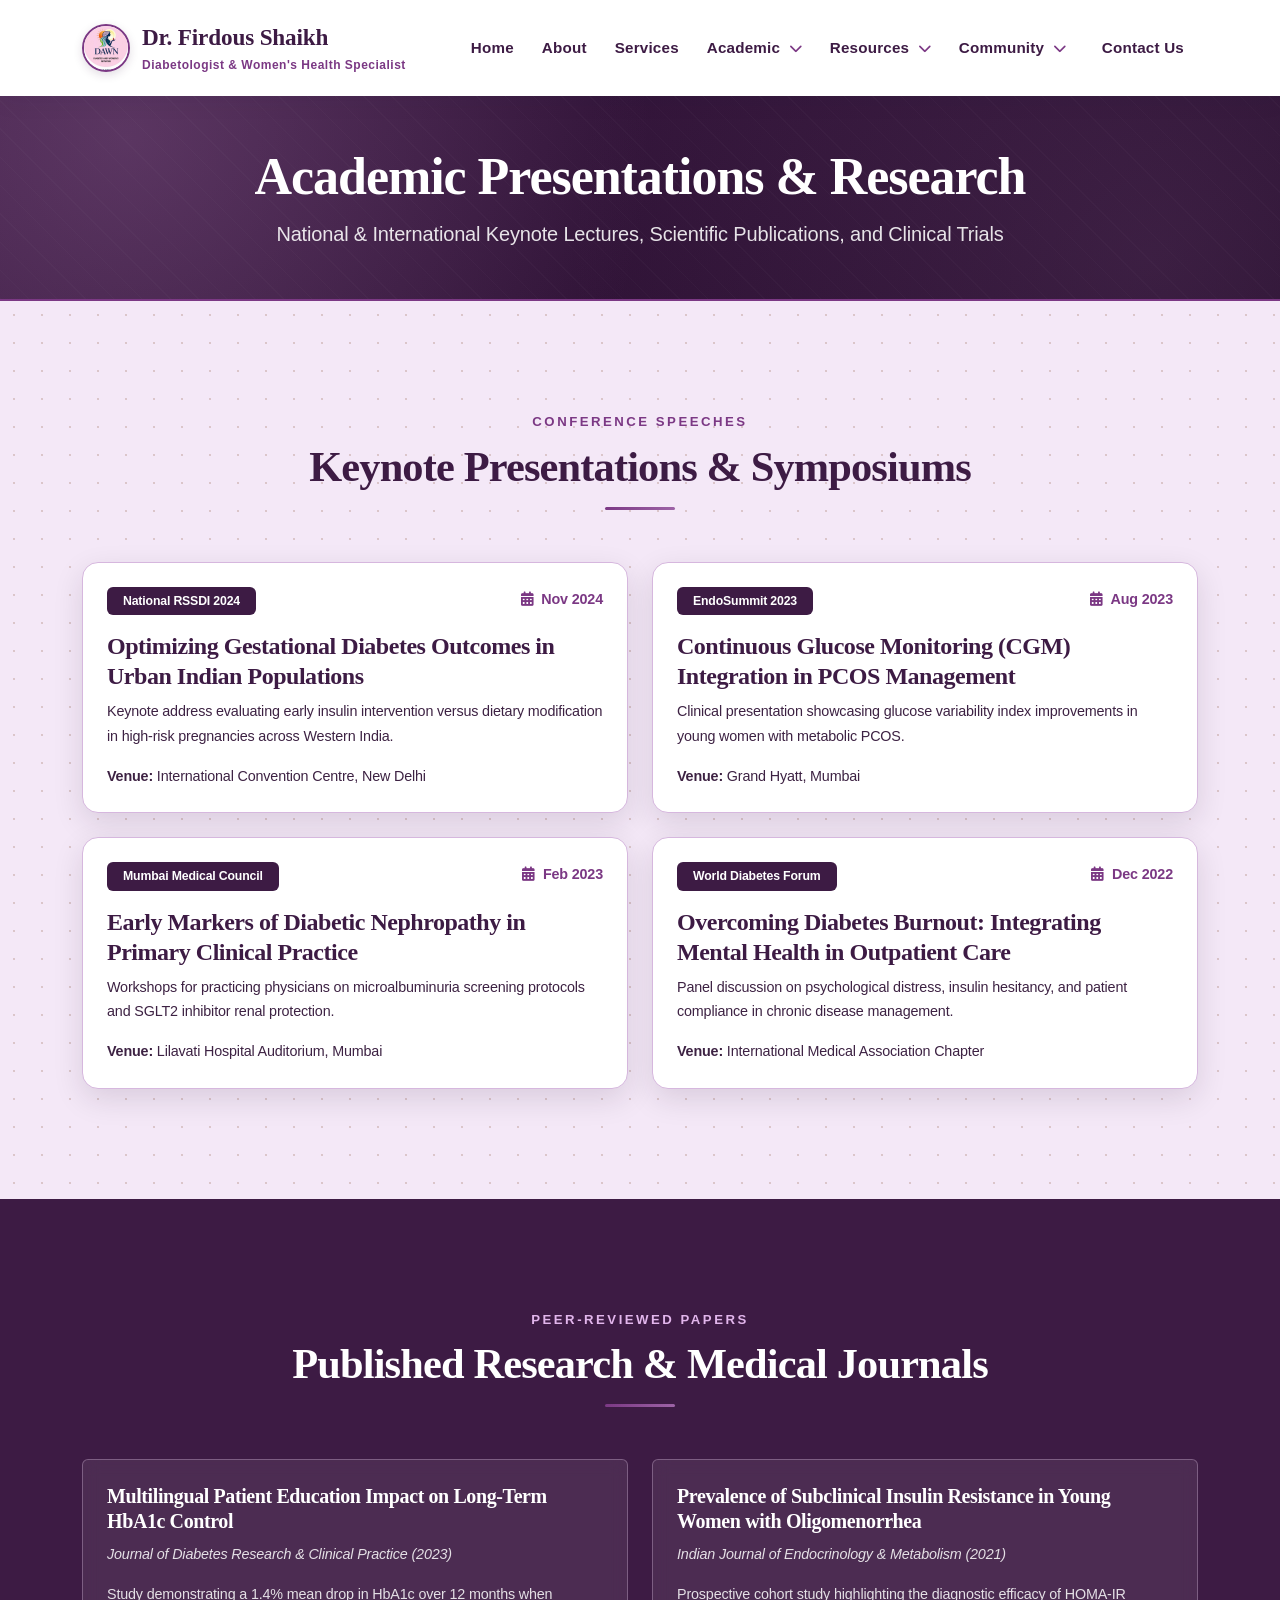
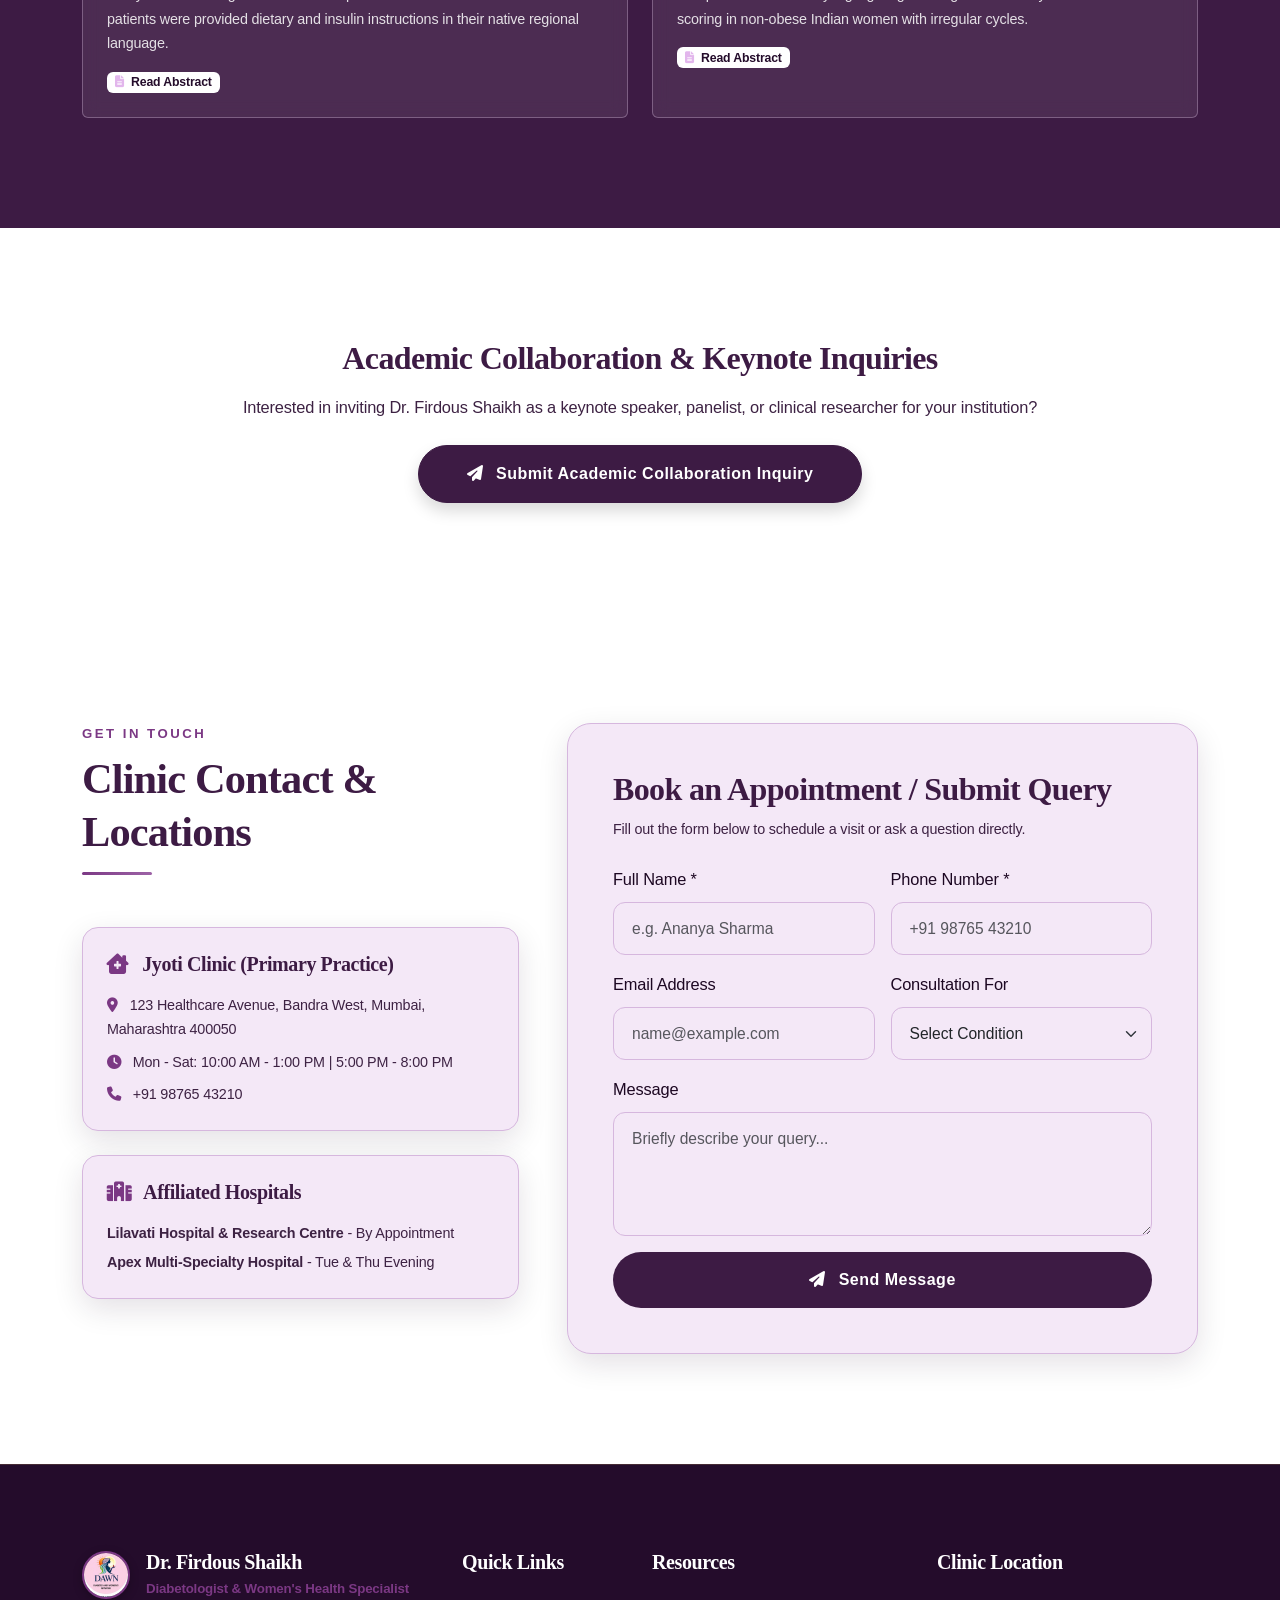
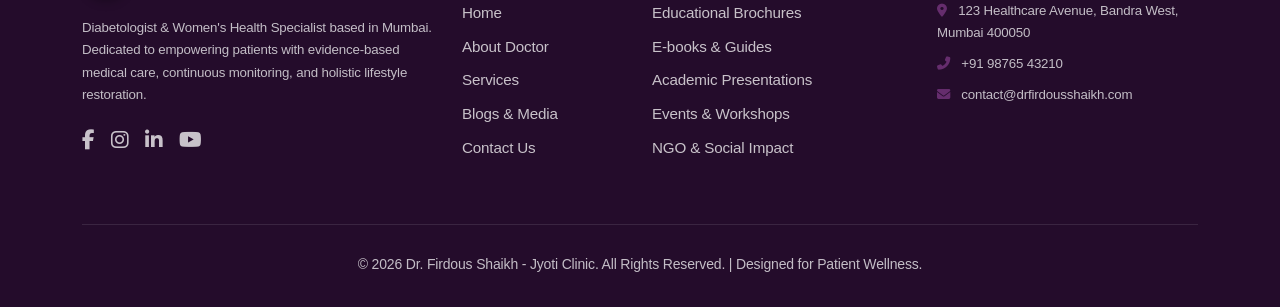
<file: academic-presentations.html>
<!DOCTYPE html>
<html lang="en">

<head>
  <meta charset="UTF-8">
  <meta name="viewport" content="width=device-width, initial-scale=1.0">
  <title>Academic Presentations | Dr. Firdous Shaikh</title>
  <meta name="description" content="Academic presentations, scientific research, and conference participation by Dr. Firdous Shaikh.">
  <!-- Favicon -->
  <link rel="icon" type="image/png" href="assets/images/favicon.png">
  <link rel="shortcut icon" href="assets/images/favicon.ico">
  <link rel="apple-touch-icon" sizes="180x180" href="assets/images/apple-touch-icon.png">
  <link rel="preconnect" href="https://fonts.googleapis.com">
  <link rel="preconnect" href="https://fonts.gstatic.com" crossorigin>
  <link href="https://fonts.googleapis.com/css2?family=Plus+Jakarta+Sans:wght@400;500;600;700;800&display=swap" rel="stylesheet">
  <link href="https://cdn.jsdelivr.net/npm/bootstrap@5.3.3/dist/css/bootstrap.min.css" rel="stylesheet">
  <link rel="stylesheet" href="https://cdnjs.cloudflare.com/ajax/libs/font-awesome/6.5.1/css/all.min.css">
  <link rel="stylesheet" href="assets/css/style.css">
</head>

<body>
  <nav class="navbar navbar-expand-xl navbar-custom sticky-top">
    <div class="container">
      <a class="navbar-brand me-auto" href="index.html">
        <img src="assets/images/logo.jpg" alt="DAWN Logo - Dr. Firdous Shaikh" class="navbar-logo-img">
        <div>
          <span class="brand-name">Dr. Firdous Shaikh</span>
          <span class="brand-title">Diabetologist & Women's Health Specialist</span>
        </div>
      </a>
      <button class="navbar-toggler" type="button" data-bs-toggle="collapse" data-bs-target="#mainMenu">
        <span class="navbar-toggler-icon"></span>
      </button>
      <div class="collapse navbar-collapse" id="mainMenu">
        <ul class="navbar-nav ms-auto mb-2 mb-lg-0 align-items-lg-center">
          <li class="nav-item"><a class="nav-link" href="index.html">Home</a></li>
          <li class="nav-item"><a class="nav-link" href="about.html">About</a></li>
          <li class="nav-item"><a class="nav-link" href="services.html">Services</a></li>

          <!-- Academic Dropdown (Active) -->
          <li class="nav-item dropdown">
            <a class="nav-link dropdown-toggle active" href="#" id="academicDropdown" role="button" data-bs-toggle="dropdown" aria-expanded="false">
              Academic <i class="fas fa-chevron-down ms-1 small text-teal"></i>
            </a>
            <ul class="dropdown-menu" aria-labelledby="academicDropdown">
              <li><a class="dropdown-item active" href="academic-presentations.html"><i class="fas fa-graduation-cap me-2 text-teal"></i> Academic Presentations</a></li>
              <li><a class="dropdown-item" href="academic-institute.html"><i class="fas fa-university me-2 text-teal"></i> Academic Institute</a></li>
            </ul>
          </li>

          <!-- Resources Dropdown -->
          <li class="nav-item dropdown">
            <a class="nav-link dropdown-toggle" href="#" id="resourcesDropdown" role="button" data-bs-toggle="dropdown" aria-expanded="false">
              Resources <i class="fas fa-chevron-down ms-1 small text-teal"></i>
            </a>
            <ul class="dropdown-menu" aria-labelledby="resourcesDropdown">
              <li><a class="dropdown-item" href="educational.html"><i class="fas fa-file-pdf me-2 text-teal"></i> Educational Brochures</a></li>
              <li><a class="dropdown-item" href="ebooks.html"><i class="fas fa-book-open me-2 text-teal"></i> E-books & Guides</a></li>
              <li><a class="dropdown-item" href="blogs.html"><i class="fas fa-newspaper me-2 text-teal"></i> Health Blogs & Media</a></li>
            </ul>
          </li>

          <!-- Community Dropdown -->
          <li class="nav-item dropdown">
            <a class="nav-link dropdown-toggle" href="#" id="communityDropdown" role="button" data-bs-toggle="dropdown" aria-expanded="false">
              Community <i class="fas fa-chevron-down ms-1 small text-teal"></i>
            </a>
            <ul class="dropdown-menu" aria-labelledby="communityDropdown">
              <li><a class="dropdown-item" href="ngo-charity.html"><i class="fas fa-hand-holding-heart me-2 text-teal"></i> NGO & Charity Work</a></li>
              <li><a class="dropdown-item" href="community-practice.html"><i class="fas fa-users-line me-2 text-teal"></i> Community Practice</a></li>
              <li><a class="dropdown-item" href="events.html"><i class="fas fa-calendar-alt me-2 text-teal"></i> Events & Workshops</a></li>
              <li><a class="dropdown-item" href="gallery.html"><i class="fas fa-images me-2 text-teal"></i> Photo Gallery</a></li>
            </ul>
          </li>

          <li class="nav-item ms-lg-2 mt-2 mt-lg-0">
            <a class="nav-link btn btn-sm btn-outline-primary px-3 py-2 text-navy" href="contact.html">Contact Us</a>
          </li>
        </ul>
      </div>
    </div>
  </nav>

  <!-- Page Hero (Treatment 2: Solid Dark Navy) -->
  <section class="page-hero-banner bg-solid-navy text-white py-5 text-center">
    <div class="container">
      <h1 class="text-white fw-bold">Academic Presentations & Research</h1>
      <p class="lead mb-0 text-light opacity-90">National & International Keynote Lectures, Scientific Publications, and Clinical Trials</p>
    </div>
  </section>

  <!-- Section 1: Conference Keynote Presentations (Treatment 1: Ivory + Faint Gold Dot Pattern) -->
  <main class="section-padding pattern-bg-dots">
    <div class="container">
      <div class="section-title text-center">
        <span class="subtitle">Conference Speeches</span>
        <h2>Keynote Presentations & Symposiums</h2>
        <div class="divider"></div>
      </div>

      <div class="row g-4">
        <!-- Presentation 1 -->
        <div class="col-md-6">
          <div class="card p-4 h-100 shadow-sm rounded-4">
            <div class="d-flex justify-content-between align-items-start mb-3">
              <span class="badge bg-navy text-white px-3 py-2">National RSSDI 2024</span>
              <small class="text-teal fw-bold"><i class="fas fa-calendar-alt me-1"></i> Nov 2024</small>
            </div>
            <h4 class="text-navy mb-2">Optimizing Gestational Diabetes Outcomes in Urban Indian Populations</h4>
            <p class="text-muted small mb-3">Keynote address evaluating early insulin intervention versus dietary modification in high-risk pregnancies across Western India.</p>
            <p class="small text-muted mb-0"><strong>Venue:</strong> International Convention Centre, New Delhi</p>
          </div>
        </div>

        <!-- Presentation 2 -->
        <div class="col-md-6">
          <div class="card p-4 h-100 shadow-sm rounded-4">
            <div class="d-flex justify-content-between align-items-start mb-3">
              <span class="badge bg-navy text-white px-3 py-2">EndoSummit 2023</span>
              <small class="text-teal fw-bold"><i class="fas fa-calendar-alt me-1"></i> Aug 2023</small>
            </div>
            <h4 class="text-navy mb-2">Continuous Glucose Monitoring (CGM) Integration in PCOS Management</h4>
            <p class="text-muted small mb-3">Clinical presentation showcasing glucose variability index improvements in young women with metabolic PCOS.</p>
            <p class="small text-muted mb-0"><strong>Venue:</strong> Grand Hyatt, Mumbai</p>
          </div>
        </div>

        <!-- Presentation 3 -->
        <div class="col-md-6">
          <div class="card p-4 h-100 shadow-sm rounded-4">
            <div class="d-flex justify-content-between align-items-start mb-3">
              <span class="badge bg-navy text-white px-3 py-2">Mumbai Medical Council</span>
              <small class="text-teal fw-bold"><i class="fas fa-calendar-alt me-1"></i> Feb 2023</small>
            </div>
            <h4 class="text-navy mb-2">Early Markers of Diabetic Nephropathy in Primary Clinical Practice</h4>
            <p class="text-muted small mb-3">Workshops for practicing physicians on microalbuminuria screening protocols and SGLT2 inhibitor renal protection.</p>
            <p class="small text-muted mb-0"><strong>Venue:</strong> Lilavati Hospital Auditorium, Mumbai</p>
          </div>
        </div>

        <!-- Presentation 4 -->
        <div class="col-md-6">
          <div class="card p-4 h-100 shadow-sm rounded-4">
            <div class="d-flex justify-content-between align-items-start mb-3">
              <span class="badge bg-navy text-white px-3 py-2">World Diabetes Forum</span>
              <small class="text-teal fw-bold"><i class="fas fa-calendar-alt me-1"></i> Dec 2022</small>
            </div>
            <h4 class="text-navy mb-2">Overcoming Diabetes Burnout: Integrating Mental Health in Outpatient Care</h4>
            <p class="text-muted small mb-3">Panel discussion on psychological distress, insulin hesitancy, and patient compliance in chronic disease management.</p>
            <p class="small text-muted mb-0"><strong>Venue:</strong> International Medical Association Chapter</p>
          </div>
        </div>
      </div>
    </div>
  </main>

  <!-- Section 2: Research Papers & Publications (Treatment 2: Solid Dark Navy) -->
  <section class="section-padding bg-solid-navy">
    <div class="container">
      <div class="section-title text-center">
        <span class="subtitle">Peer-Reviewed Papers</span>
        <h2>Published Research & Medical Journals</h2>
        <div class="divider"></div>
      </div>

      <div class="row g-4">
        <div class="col-md-6">
          <div class="card p-4 h-100">
            <h5 class="text-white mb-2">Multilingual Patient Education Impact on Long-Term HbA1c Control</h5>
            <p class="small text-muted mb-3"><em>Journal of Diabetes Research & Clinical Practice (2023)</em></p>
            <p class="small text-light opacity-90 mb-3">Study demonstrating a 1.4% mean drop in HbA1c over 12 months when patients were provided dietary and insulin instructions in their native regional language.</p>
            <span class="badge bg-white text-navy me-auto"><i class="fas fa-file-alt me-1"></i> Read Abstract</span>
          </div>
        </div>

        <div class="col-md-6">
          <div class="card p-4 h-100">
            <h5 class="text-white mb-2">Prevalence of Subclinical Insulin Resistance in Young Women with Oligomenorrhea</h5>
            <p class="small text-muted mb-3"><em>Indian Journal of Endocrinology & Metabolism (2021)</em></p>
            <p class="small text-light opacity-90 mb-3">Prospective cohort study highlighting the diagnostic efficacy of HOMA-IR scoring in non-obese Indian women with irregular cycles.</p>
            <span class="badge bg-white text-navy me-auto"><i class="fas fa-file-alt me-1"></i> Read Abstract</span>
          </div>
        </div>
      </div>
    </div>
  </section>

  <!-- Section 3: Professional Contact CTA (Treatment 3: Plain Clean White) -->
  <section class="section-padding bg-plain-clean text-center">
    <div class="container">
      <h3 class="text-navy mb-3">Academic Collaboration & Keynote Inquiries</h3>
      <p class="text-muted mb-4 max-w-700 mx-auto">
        Interested in inviting Dr. Firdous Shaikh as a keynote speaker, panelist, or clinical researcher for your institution?
      </p>
      <a href="contact.html" class="btn btn-primary rounded-pill px-5 py-3 shadow">
        <i class="fas fa-paper-plane me-2"></i> Submit Academic Collaboration Inquiry
      </a>
    </div>
  </section>

    <!-- ==========================================
       CONTACT INFO & APPOINTMENT FORM
       ========================================== -->
  <section class="section-padding bg-plain-clean" id="contactSection">
    <div class="container">
      <div class="row g-5">
        <!-- Contact Details -->
        <div class="col-lg-5">
          <div class="section-title">
            <span class="subtitle">Get In Touch</span>
            <h2>Clinic Contact & Locations</h2>
            <div class="divider"></div>
          </div>

          <div class="card border-0 shadow-sm rounded-4 p-4 mb-4" style="background:#ffffff; border:1px solid var(--cream-border)!important;">
            <h5 class="text-navy mb-3 fw-bold"><i class="fas fa-clinic-medical text-teal me-2"></i> Jyoti Clinic (Primary Practice)</h5>
            <p class="text-muted small mb-2"><i class="fas fa-map-marker-alt text-teal me-2"></i> 123 Healthcare Avenue, Bandra West, Mumbai, Maharashtra 400050</p>
            <p class="text-muted small mb-2"><i class="fas fa-clock text-teal me-2"></i> Mon - Sat: 10:00 AM - 1:00 PM | 5:00 PM - 8:00 PM</p>
            <p class="text-muted small mb-0"><i class="fas fa-phone text-teal me-2"></i> +91 98765 43210</p>
          </div>

          <div class="card border-0 shadow-sm rounded-4 p-4" style="background:#ffffff; border:1px solid var(--cream-border)!important;">
            <h5 class="text-navy mb-3"><i class="fas fa-hospital text-teal me-2"></i> Affiliated Hospitals</h5>
            <p class="text-muted small mb-1"><strong>Lilavati Hospital & Research Centre</strong> - By Appointment</p>
            <p class="text-muted small mb-0"><strong>Apex Multi-Specialty Hospital</strong> - Tue & Thu Evening</p>
          </div>
        </div>

        <!-- Contact Form -->
        <div class="col-lg-7">
          <div class="contact-form-card">
            <h3 class="text-navy mb-2">Book an Appointment / Submit Query</h3>
            <p class="text-muted small mb-4">Fill out the form below to schedule a visit or ask a question directly.</p>

            <form class="mainContactForm">
              <!-- Honeypot Field for Spam Protection -->
              <input type="text" name="website_hp" style="display:none !important;" tabindex="-1" autocomplete="off">

              <div class="row g-3">
                <div class="col-md-6">
                  <label class="form-label font-weight-600">Full Name *</label>
                  <input type="text" class="form-control" placeholder="e.g. Ananya Sharma" required>
                </div>
                <div class="col-md-6">
                  <label class="form-label font-weight-600">Phone Number *</label>
                  <input type="tel" class="form-control" placeholder="+91 98765 43210" required>
                </div>
                <div class="col-md-6">
                  <label class="form-label font-weight-600">Email Address</label>
                  <input type="email" class="form-control" placeholder="name@example.com">
                </div>
                <div class="col-md-6">
                  <label class="form-label font-weight-600">Consultation For</label>
                  <select class="form-select">
                    <option selected>Select Condition</option>
                    <option value="Diabetes">Diabetes Care</option>
                    <option value="PCOS">Women's Health / PCOS</option>
                    <option value="Gestational">Gestational Diabetes</option>
                    <option value="Thyroid">Thyroid & Endocrine</option>
                    <option value="General">General Consultation</option>
                  </select>
                </div>
                <div class="col-12">
                  <label class="form-label font-weight-600">Message</label>
                  <textarea class="form-control" rows="4" placeholder="Briefly describe your query..."></textarea>
                </div>
                <div class="col-12">
                  <button type="submit" class="btn btn-primary bg-navy border-0 rounded-pill px-5 py-3 w-100 font-weight-bold">
                    <i class="fas fa-paper-plane me-2"></i> Send Message
                  </button>
                </div>
              </div>
              <div class="formFeedback mt-3 text-center d-none"></div>
            </form>
          </div>
        </div>
      </div>
    </div>
  </section>

  <!-- ==========================================
       FOOTER
       ========================================== -->
  <footer class="footer-custom">
    <div class="container">
      <div class="row g-4">
        <div class="col-lg-4 col-md-6">
          <div class="d-flex align-items-center gap-3 mb-3">
            <img src="assets/images/logo.jpg" alt="DAWN Logo - Dr. Firdous Shaikh" class="footer-logo-img">
            <div>
              <h5 class="mb-0 text-white font-serif fw-bold">Dr. Firdous Shaikh</h5>
              <span class="small text-gold fw-semibold">Diabetologist & Women's Health Specialist</span>
            </div>
          </div>
          <p class="small text-light opacity-75">
            Diabetologist & Women's Health Specialist based in Mumbai. Dedicated to empowering patients with evidence-based medical care, continuous monitoring, and holistic lifestyle restoration.
          </p>
          <div class="d-flex gap-3 fs-5 mt-3 text-teal">
            <a href="#" class="text-white opacity-75 hover-gold"><i class="fab fa-facebook-f"></i></a>
            <a href="#" class="text-white opacity-75 hover-gold"><i class="fab fa-instagram"></i></a>
            <a href="#" class="text-white opacity-75 hover-gold"><i class="fab fa-linkedin-in"></i></a>
            <a href="#" class="text-white opacity-75 hover-gold"><i class="fab fa-youtube"></i></a>
          </div>
        </div>

        <div class="col-lg-2 col-md-6">
          <h5>Quick Links</h5>
          <ul class="list-unstyled mb-0">
            <li class="mb-2"><a href="index.html">Home</a></li>
            <li class="mb-2"><a href="about.html">About Doctor</a></li>
            <li class="mb-2"><a href="services.html">Services</a></li>
            <li class="mb-2"><a href="blogs.html">Blogs & Media</a></li>
            <li class="mb-2"><a href="contact.html">Contact Us</a></li>
          </ul>
        </div>

        <div class="col-lg-3 col-md-6">
          <h5>Resources</h5>
          <ul class="list-unstyled mb-0">
            <li class="mb-2"><a href="educational.html">Educational Brochures</a></li>
            <li class="mb-2"><a href="ebooks.html">E-books & Guides</a></li>
            <li class="mb-2"><a href="academic-presentations.html">Academic Presentations</a></li>
            <li class="mb-2"><a href="events.html">Events & Workshops</a></li>
            <li class="mb-2"><a href="ngo-charity.html">NGO & Social Impact</a></li>
          </ul>
        </div>

        <div class="col-lg-3 col-md-6">
          <h5>Clinic Location</h5>
          <p class="small text-light opacity-75 mb-2">
            <i class="fas fa-map-marker-alt text-teal me-2"></i> 123 Healthcare Avenue, Bandra West, Mumbai 400050
          </p>
          <p class="small text-light opacity-75 mb-2">
            <i class="fas fa-phone-alt text-teal me-2"></i> +91 98765 43210
          </p>
          <p class="small text-light opacity-75">
            <i class="fas fa-envelope text-teal me-2"></i> contact@drfirdousshaikh.com
          </p>
        </div>
      </div>

      <div class="footer-bottom text-center">
        <p class="mb-0 text-light opacity-75">
          &copy; 2026 Dr. Firdous Shaikh - Jyoti Clinic. All Rights Reserved. | Designed for Patient Wellness.
        </p>
      </div>
    </div>
  </footer>

  <script src="https://cdn.jsdelivr.net/npm/bootstrap@5.3.3/dist/js/bootstrap.bundle.min.js"></script>
  <script src="assets/js/main.js"></script>
</body>

</html>
</file>
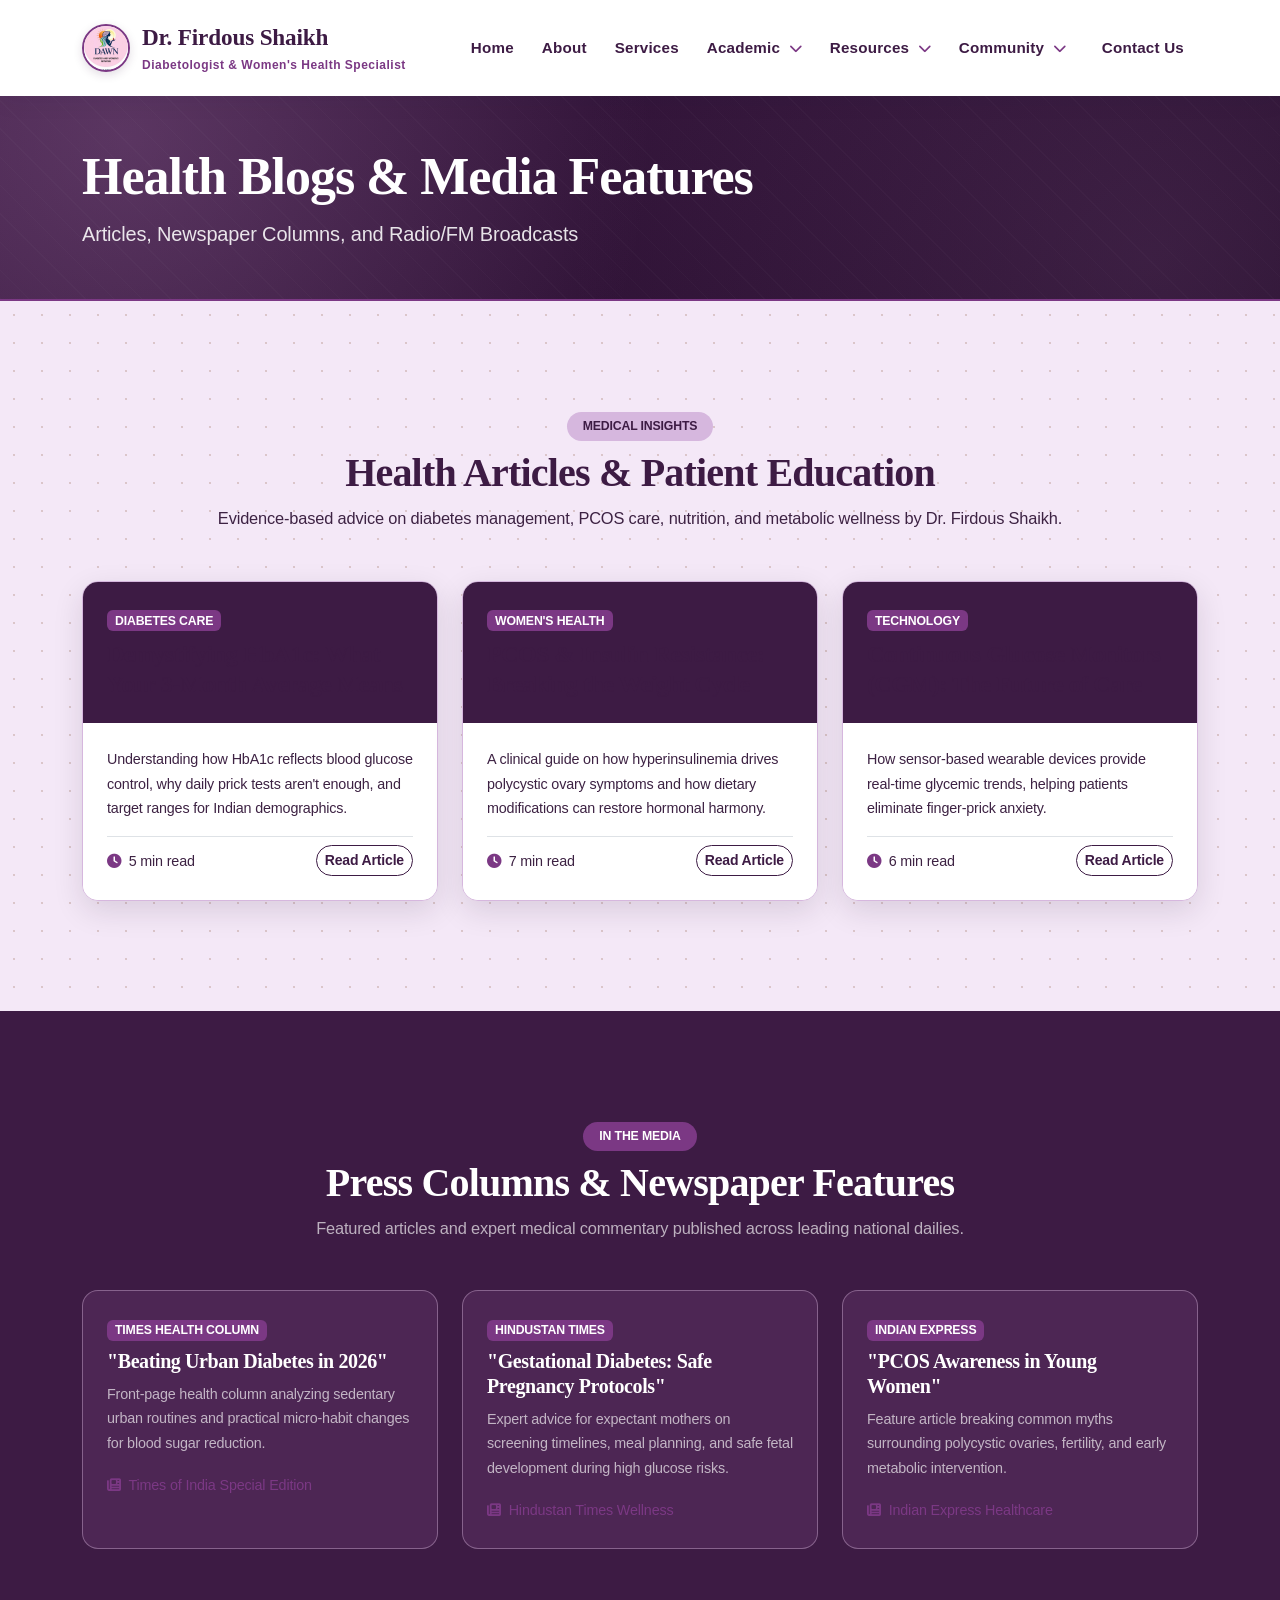
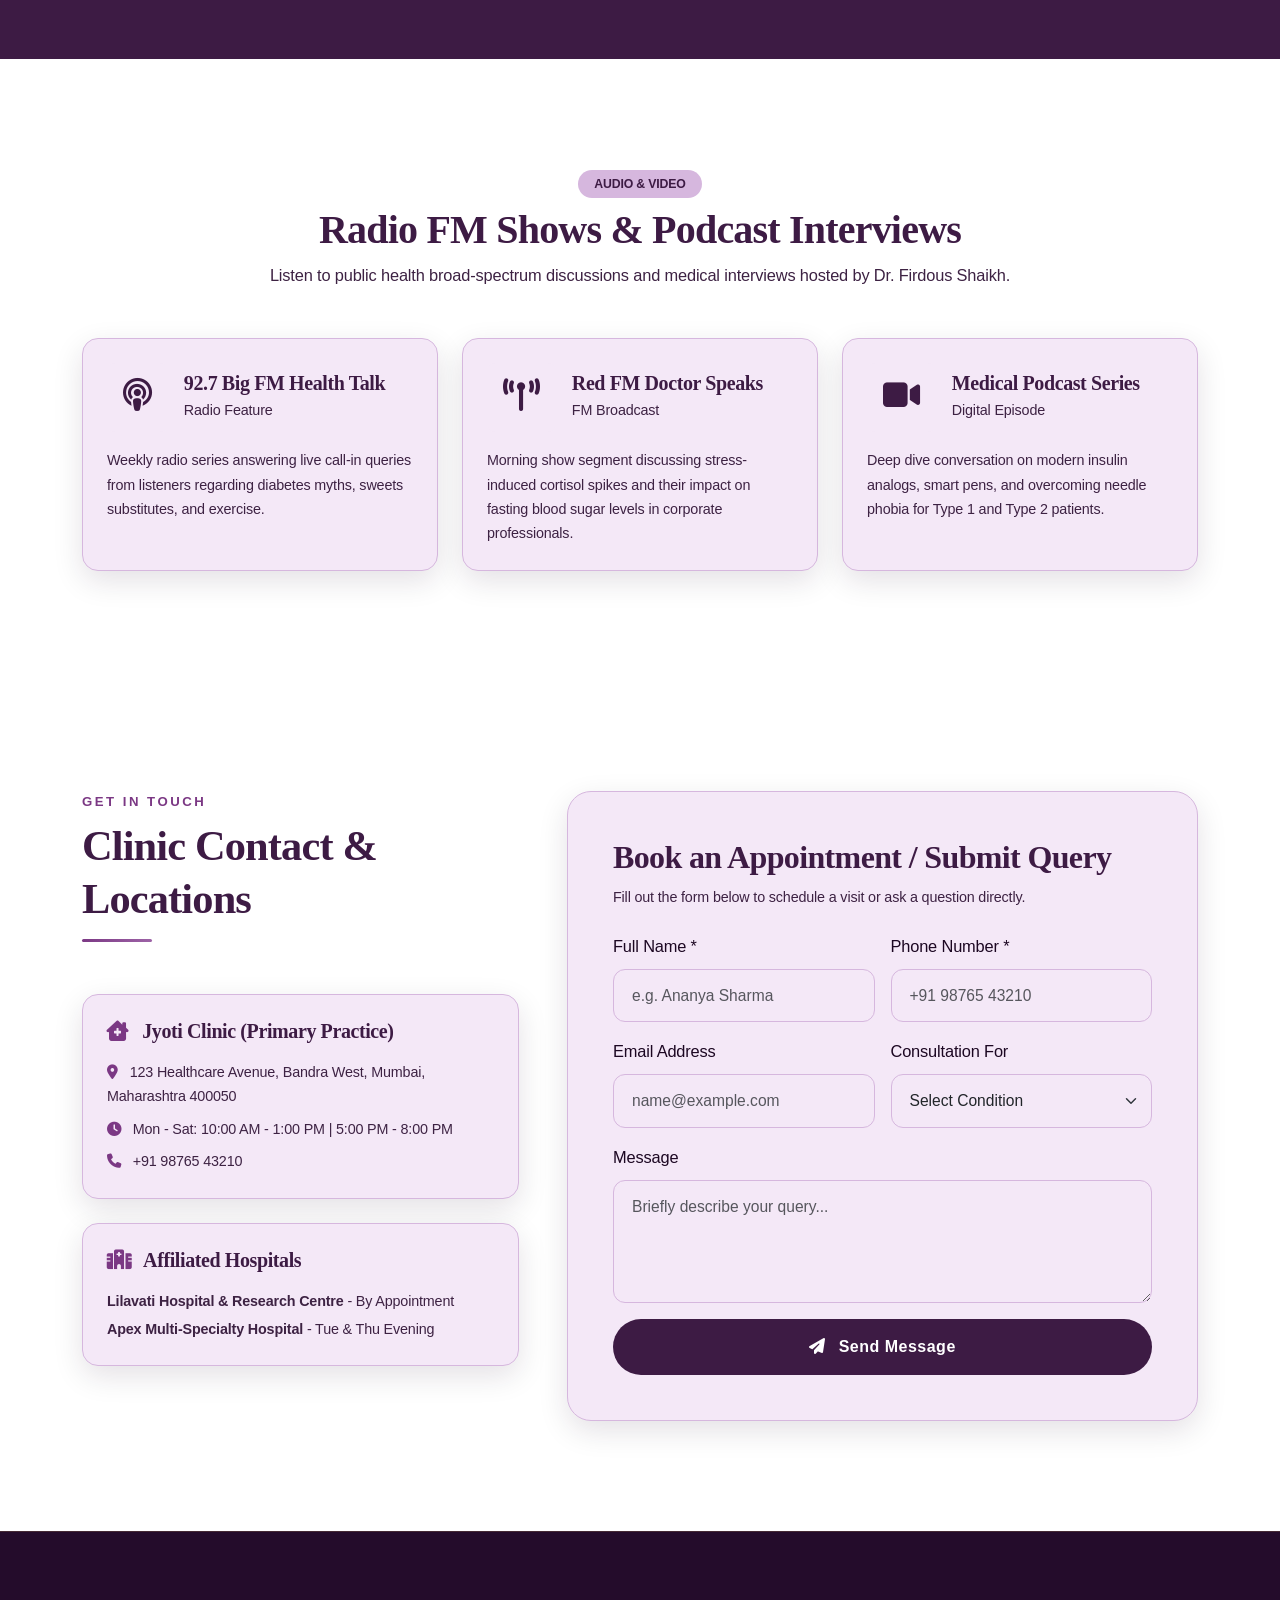
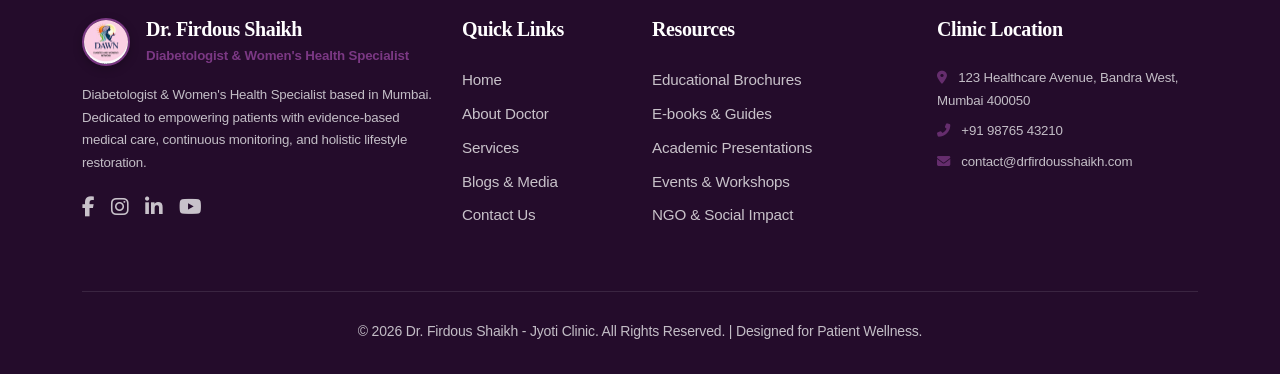
<file: blogs.html>
<!DOCTYPE html>
<html lang="en">

<head>
  <meta charset="UTF-8">
  <meta name="viewport" content="width=device-width, initial-scale=1.0">
  <title>Health Blogs & Press Mentions | Dr. Firdous Shaikh</title>
  <meta name="description" content="Medical articles, newspaper clippings, radio features, and health tips by Dr. Firdous Shaikh.">
  <!-- Favicon -->
  <link rel="icon" type="image/png" href="assets/images/favicon.png">
  <link rel="shortcut icon" href="assets/images/favicon.ico">
  <link rel="apple-touch-icon" sizes="180x180" href="assets/images/apple-touch-icon.png">
  <link rel="preconnect" href="https://fonts.googleapis.com">
  <link rel="preconnect" href="https://fonts.gstatic.com" crossorigin>
  <link href="https://fonts.googleapis.com/css2?family=Plus+Jakarta+Sans:wght@400;500;600;700;800&display=swap" rel="stylesheet">
  <link href="https://cdn.jsdelivr.net/npm/bootstrap@5.3.3/dist/css/bootstrap.min.css" rel="stylesheet">
  <link rel="stylesheet" href="https://cdnjs.cloudflare.com/ajax/libs/font-awesome/6.5.1/css/all.min.css">
  <link rel="stylesheet" href="assets/css/style.css">
</head>

<body>
  <nav class="navbar navbar-expand-xl navbar-custom sticky-top">
    <div class="container">
      <a class="navbar-brand me-auto" href="index.html">
        <img src="assets/images/logo.jpg" alt="DAWN Logo - Dr. Firdous Shaikh" class="navbar-logo-img">
        <div>
          <span class="brand-name">Dr. Firdous Shaikh</span>
          <span class="brand-title">Diabetologist & Women's Health Specialist</span>
        </div>
      </a>
      <button class="navbar-toggler" type="button" data-bs-toggle="collapse" data-bs-target="#mainMenu">
        <span class="navbar-toggler-icon"></span>
      </button>
      <div class="collapse navbar-collapse" id="mainMenu">
        <ul class="navbar-nav ms-auto mb-2 mb-lg-0 align-items-lg-center">
          <li class="nav-item"><a class="nav-link" href="index.html">Home</a></li>
          <li class="nav-item"><a class="nav-link" href="about.html">About</a></li>
          <li class="nav-item"><a class="nav-link" href="services.html">Services</a></li>

          <!-- Academic Dropdown -->
          <li class="nav-item dropdown">
            <a class="nav-link dropdown-toggle" href="#" id="academicDropdown" role="button" data-bs-toggle="dropdown" aria-expanded="false">
              Academic <i class="fas fa-chevron-down ms-1 small text-teal"></i>
            </a>
            <ul class="dropdown-menu" aria-labelledby="academicDropdown">
              <li><a class="dropdown-item" href="academic-presentations.html"><i class="fas fa-graduation-cap me-2 text-teal"></i> Academic Presentations</a></li>
              <li><a class="dropdown-item" href="academic-institute.html"><i class="fas fa-university me-2 text-teal"></i> Academic Institute</a></li>
            </ul>
          </li>

          <!-- Resources Dropdown (Active) -->
          <li class="nav-item dropdown">
            <a class="nav-link dropdown-toggle active" href="#" id="resourcesDropdown" role="button" data-bs-toggle="dropdown" aria-expanded="false">
              Resources <i class="fas fa-chevron-down ms-1 small text-teal"></i>
            </a>
            <ul class="dropdown-menu" aria-labelledby="resourcesDropdown">
              <li><a class="dropdown-item" href="educational.html"><i class="fas fa-file-pdf me-2 text-teal"></i> Educational Brochures</a></li>
              <li><a class="dropdown-item" href="ebooks.html"><i class="fas fa-book-open me-2 text-teal"></i> E-books & Guides</a></li>
              <li><a class="dropdown-item active" href="blogs.html"><i class="fas fa-newspaper me-2 text-teal"></i> Health Blogs & Media</a></li>
            </ul>
          </li>

          <!-- Community Dropdown -->
          <li class="nav-item dropdown">
            <a class="nav-link dropdown-toggle" href="#" id="communityDropdown" role="button" data-bs-toggle="dropdown" aria-expanded="false">
              Community <i class="fas fa-chevron-down ms-1 small text-teal"></i>
            </a>
            <ul class="dropdown-menu" aria-labelledby="communityDropdown">
              <li><a class="dropdown-item" href="ngo-charity.html"><i class="fas fa-hand-holding-heart me-2 text-teal"></i> NGO & Charity Work</a></li>
              <li><a class="dropdown-item" href="community-practice.html"><i class="fas fa-users-line me-2 text-teal"></i> Community Practice</a></li>
              <li><a class="dropdown-item" href="events.html"><i class="fas fa-calendar-alt me-2 text-teal"></i> Events & Workshops</a></li>
              <li><a class="dropdown-item" href="gallery.html"><i class="fas fa-images me-2 text-teal"></i> Photo Gallery</a></li>
            </ul>
          </li>

          <li class="nav-item ms-lg-2 mt-2 mt-lg-0">
            <a class="nav-link btn btn-sm btn-outline-primary px-3 py-2 text-navy" href="contact.html">Contact Us</a>
          </li>
        </ul>
      </div>
    </div>
  </nav>

  <!-- Page Hero (Treatment 2: Solid Dark Navy) -->
  <section class="page-hero-banner bg-solid-navy text-white py-5">
    <div class="container">
      <h1 class="text-white fw-bold">Health Blogs & Media Features</h1>
      <p class="lead mb-0 text-light opacity-90">Articles, Newspaper Columns, and Radio/FM Broadcasts</p>
    </div>
  </section>

  <!-- Main Content (Treatment 1: Ivory Background + Gold Dot Pattern) -->
  <section class="section-padding pattern-bg-dots">
    <div class="container">
      <div class="text-center mb-5">
        <span class="badge bg-gold-subtle text-navy px-3 py-2 rounded-pill fw-bold text-uppercase tracking-wider">Medical Insights</span>
        <h2 class="display-6 font-serif fw-bold text-navy mt-2">Health Articles & Patient Education</h2>
        <p class="text-muted max-w-2xl mx-auto">Evidence-based advice on diabetes management, PCOS care, nutrition, and metabolic wellness by Dr. Firdous Shaikh.</p>
      </div>

      <div class="row g-4">
        <!-- Article Card 1 -->
        <div class="col-lg-4 col-md-6">
          <div class="card h-100 border-0 shadow-sm rounded-4 overflow-hidden card-hover">
            <div class="bg-navy p-4 text-white">
              <span class="badge bg-gold text-navy mb-2 fw-bold">DIABETES CARE</span>
              <h4 class="font-serif fw-bold mb-0">Demystifying HbA1c: What Your 3-Month Average Means</h4>
            </div>
            <div class="card-body p-4 bg-white">
              <p class="text-muted small mb-3">Understanding how HbA1c reflects blood glucose control, why daily prick tests aren't enough, and target ranges for Indian demographics.</p>
              <div class="d-flex justify-content-between align-items-center pt-2 border-top">
                <span class="text-muted small"><i class="fas fa-clock me-1 text-gold"></i> 5 min read</span>
                <a href="contact.html" class="btn btn-sm btn-outline-primary rounded-pill">Read Article</a>
              </div>
            </div>
          </div>
        </div>

        <!-- Article Card 2 -->
        <div class="col-lg-4 col-md-6">
          <div class="card h-100 border-0 shadow-sm rounded-4 overflow-hidden card-hover">
            <div class="bg-navy p-4 text-white">
              <span class="badge bg-gold text-navy mb-2 fw-bold">WOMEN'S HEALTH</span>
              <h4 class="font-serif fw-bold mb-0">PCOS & Insulin Resistance: Breaking the Weight Cycle</h4>
            </div>
            <div class="card-body p-4 bg-white">
              <p class="text-muted small mb-3">A clinical guide on how hyperinsulinemia drives polycystic ovary symptoms and how dietary modifications can restore hormonal harmony.</p>
              <div class="d-flex justify-content-between align-items-center pt-2 border-top">
                <span class="text-muted small"><i class="fas fa-clock me-1 text-gold"></i> 7 min read</span>
                <a href="contact.html" class="btn btn-sm btn-outline-primary rounded-pill">Read Article</a>
              </div>
            </div>
          </div>
        </div>

        <!-- Article Card 3 -->
        <div class="col-lg-4 col-md-6">
          <div class="card h-100 border-0 shadow-sm rounded-4 overflow-hidden card-hover">
            <div class="bg-navy p-4 text-white">
              <span class="badge bg-gold text-navy mb-2 fw-bold">TECHNOLOGY</span>
              <h4 class="font-serif fw-bold mb-0">Continuous Glucose Monitors (CGM): The Future of Care</h4>
            </div>
            <div class="card-body p-4 bg-white">
              <p class="text-muted small mb-3">How sensor-based wearable devices provide real-time glycemic trends, helping patients eliminate finger-prick anxiety.</p>
              <div class="d-flex justify-content-between align-items-center pt-2 border-top">
                <span class="text-muted small"><i class="fas fa-clock me-1 text-gold"></i> 6 min read</span>
                <a href="contact.html" class="btn btn-sm btn-outline-primary rounded-pill">Read Article</a>
              </div>
            </div>
          </div>
        </div>
      </div>
    </div>
  </section>

  <!-- Section 2: Newspaper & Press Clippings (Treatment 2: Solid Dark Navy) -->
  <section class="section-padding bg-solid-navy text-white">
    <div class="container">
      <div class="text-center mb-5">
        <span class="badge bg-gold text-navy px-3 py-2 rounded-pill fw-bold text-uppercase tracking-wider">In The Media</span>
        <h2 class="display-6 font-serif fw-bold text-white mt-2">Press Columns & Newspaper Features</h2>
        <p class="text-light opacity-75 max-w-2xl mx-auto">Featured articles and expert medical commentary published across leading national dailies.</p>
      </div>

      <div class="row g-4">
        <div class="col-md-4">
          <div class="p-4 rounded-4 bg-navy-light border border-gold-subtle card-hover h-100">
            <span class="badge bg-gold text-navy mb-2 fw-bold">TIMES HEALTH COLUMN</span>
            <h5 class="font-serif fw-bold text-white mb-2 font-size-18">"Beating Urban Diabetes in 2026"</h5>
            <p class="small text-light opacity-75 mb-3">Front-page health column analyzing sedentary urban routines and practical micro-habit changes for blood sugar reduction.</p>
            <span class="text-gold small"><i class="fas fa-newspaper me-1"></i> Times of India Special Edition</span>
          </div>
        </div>

        <div class="col-md-4">
          <div class="p-4 rounded-4 bg-navy-light border border-gold-subtle card-hover h-100">
            <span class="badge bg-gold text-navy mb-2 fw-bold">HINDUSTAN TIMES</span>
            <h5 class="font-serif fw-bold text-white mb-2 font-size-18">"Gestational Diabetes: Safe Pregnancy Protocols"</h5>
            <p class="small text-light opacity-75 mb-3">Expert advice for expectant mothers on screening timelines, meal planning, and safe fetal development during high glucose risks.</p>
            <span class="text-gold small"><i class="fas fa-newspaper me-1"></i> Hindustan Times Wellness</span>
          </div>
        </div>

        <div class="col-md-4">
          <div class="p-4 rounded-4 bg-navy-light border border-gold-subtle card-hover h-100">
            <span class="badge bg-gold text-navy mb-2 fw-bold">INDIAN EXPRESS</span>
            <h5 class="font-serif fw-bold text-white mb-2 font-size-18">"PCOS Awareness in Young Women"</h5>
            <p class="small text-light opacity-75 mb-3">Feature article breaking common myths surrounding polycystic ovaries, fertility, and early metabolic intervention.</p>
            <span class="text-gold small"><i class="fas fa-newspaper me-1"></i> Indian Express Healthcare</span>
          </div>
        </div>
      </div>
    </div>
  </section>

  <!-- Section 3: Radio Broadcasts & Podcasts (Treatment 3: Plain Clean White) -->
  <section class="section-padding bg-plain-clean">
    <div class="container">
      <div class="text-center mb-5">
        <span class="badge bg-gold-subtle text-navy px-3 py-2 rounded-pill fw-bold text-uppercase tracking-wider">Audio & Video</span>
        <h2 class="display-6 font-serif fw-bold text-navy mt-2">Radio FM Shows & Podcast Interviews</h2>
        <p class="text-muted max-w-2xl mx-auto">Listen to public health broad-spectrum discussions and medical interviews hosted by Dr. Firdous Shaikh.</p>
      </div>

      <div class="row g-4">
        <div class="col-md-4">
          <div class="card h-100 border-0 shadow-sm rounded-4 p-4 card-hover">
            <div class="d-flex align-items-center mb-3">
              <div class="p-3 bg-navy-subtle rounded-3 me-3 text-navy">
                <i class="fas fa-podcast fa-2x text-navy"></i>
              </div>
              <div>
                <h5 class="font-serif fw-bold text-navy mb-0">92.7 Big FM Health Talk</h5>
                <span class="text-muted small">Radio Feature</span>
              </div>
            </div>
            <p class="text-muted small mb-0">Weekly radio series answering live call-in queries from listeners regarding diabetes myths, sweets substitutes, and exercise.</p>
          </div>
        </div>

        <div class="col-md-4">
          <div class="card h-100 border-0 shadow-sm rounded-4 p-4 card-hover">
            <div class="d-flex align-items-center mb-3">
              <div class="p-3 bg-navy-subtle rounded-3 me-3 text-navy">
                <i class="fas fa-broadcast-tower fa-2x text-navy"></i>
              </div>
              <div>
                <h5 class="font-serif fw-bold text-navy mb-0">Red FM Doctor Speaks</h5>
                <span class="text-muted small">FM Broadcast</span>
              </div>
            </div>
            <p class="text-muted small mb-0">Morning show segment discussing stress-induced cortisol spikes and their impact on fasting blood sugar levels in corporate professionals.</p>
          </div>
        </div>

        <div class="col-md-4">
          <div class="card h-100 border-0 shadow-sm rounded-4 p-4 card-hover">
            <div class="d-flex align-items-center mb-3">
              <div class="p-3 bg-navy-subtle rounded-3 me-3 text-navy">
                <i class="fas fa-video fa-2x text-navy"></i>
              </div>
              <div>
                <h5 class="font-serif fw-bold text-navy mb-0">Medical Podcast Series</h5>
                <span class="text-muted small">Digital Episode</span>
              </div>
            </div>
            <p class="text-muted small mb-0">Deep dive conversation on modern insulin analogs, smart pens, and overcoming needle phobia for Type 1 and Type 2 patients.</p>
          </div>
        </div>
      </div>
    </div>
  </section>

    <!-- ==========================================
       CONTACT INFO & APPOINTMENT FORM
       ========================================== -->
  <section class="section-padding bg-plain-clean" id="contactSection">
    <div class="container">
      <div class="row g-5">
        <!-- Contact Details -->
        <div class="col-lg-5">
          <div class="section-title">
            <span class="subtitle">Get In Touch</span>
            <h2>Clinic Contact & Locations</h2>
            <div class="divider"></div>
          </div>

          <div class="card border-0 shadow-sm rounded-4 p-4 mb-4" style="background:#ffffff; border:1px solid var(--cream-border)!important;">
            <h5 class="text-navy mb-3 fw-bold"><i class="fas fa-clinic-medical text-teal me-2"></i> Jyoti Clinic (Primary Practice)</h5>
            <p class="text-muted small mb-2"><i class="fas fa-map-marker-alt text-teal me-2"></i> 123 Healthcare Avenue, Bandra West, Mumbai, Maharashtra 400050</p>
            <p class="text-muted small mb-2"><i class="fas fa-clock text-teal me-2"></i> Mon - Sat: 10:00 AM - 1:00 PM | 5:00 PM - 8:00 PM</p>
            <p class="text-muted small mb-0"><i class="fas fa-phone text-teal me-2"></i> +91 98765 43210</p>
          </div>

          <div class="card border-0 shadow-sm rounded-4 p-4" style="background:#ffffff; border:1px solid var(--cream-border)!important;">
            <h5 class="text-navy mb-3"><i class="fas fa-hospital text-teal me-2"></i> Affiliated Hospitals</h5>
            <p class="text-muted small mb-1"><strong>Lilavati Hospital & Research Centre</strong> - By Appointment</p>
            <p class="text-muted small mb-0"><strong>Apex Multi-Specialty Hospital</strong> - Tue & Thu Evening</p>
          </div>
        </div>

        <!-- Contact Form -->
        <div class="col-lg-7">
          <div class="contact-form-card">
            <h3 class="text-navy mb-2">Book an Appointment / Submit Query</h3>
            <p class="text-muted small mb-4">Fill out the form below to schedule a visit or ask a question directly.</p>

            <form class="mainContactForm">
              <!-- Honeypot Field for Spam Protection -->
              <input type="text" name="website_hp" style="display:none !important;" tabindex="-1" autocomplete="off">

              <div class="row g-3">
                <div class="col-md-6">
                  <label class="form-label font-weight-600">Full Name *</label>
                  <input type="text" class="form-control" placeholder="e.g. Ananya Sharma" required>
                </div>
                <div class="col-md-6">
                  <label class="form-label font-weight-600">Phone Number *</label>
                  <input type="tel" class="form-control" placeholder="+91 98765 43210" required>
                </div>
                <div class="col-md-6">
                  <label class="form-label font-weight-600">Email Address</label>
                  <input type="email" class="form-control" placeholder="name@example.com">
                </div>
                <div class="col-md-6">
                  <label class="form-label font-weight-600">Consultation For</label>
                  <select class="form-select">
                    <option selected>Select Condition</option>
                    <option value="Diabetes">Diabetes Care</option>
                    <option value="PCOS">Women's Health / PCOS</option>
                    <option value="Gestational">Gestational Diabetes</option>
                    <option value="Thyroid">Thyroid & Endocrine</option>
                    <option value="General">General Consultation</option>
                  </select>
                </div>
                <div class="col-12">
                  <label class="form-label font-weight-600">Message</label>
                  <textarea class="form-control" rows="4" placeholder="Briefly describe your query..."></textarea>
                </div>
                <div class="col-12">
                  <button type="submit" class="btn btn-primary bg-navy border-0 rounded-pill px-5 py-3 w-100 font-weight-bold">
                    <i class="fas fa-paper-plane me-2"></i> Send Message
                  </button>
                </div>
              </div>
              <div class="formFeedback mt-3 text-center d-none"></div>
            </form>
          </div>
        </div>
      </div>
    </div>
  </section>

  <!-- ==========================================
       FOOTER
       ========================================== -->
  <footer class="footer-custom">
    <div class="container">
      <div class="row g-4">
        <div class="col-lg-4 col-md-6">
          <div class="d-flex align-items-center gap-3 mb-3">
            <img src="assets/images/logo.jpg" alt="DAWN Logo - Dr. Firdous Shaikh" class="footer-logo-img">
            <div>
              <h5 class="mb-0 text-white font-serif fw-bold">Dr. Firdous Shaikh</h5>
              <span class="small text-gold fw-semibold">Diabetologist & Women's Health Specialist</span>
            </div>
          </div>
          <p class="small text-light opacity-75">
            Diabetologist & Women's Health Specialist based in Mumbai. Dedicated to empowering patients with evidence-based medical care, continuous monitoring, and holistic lifestyle restoration.
          </p>
          <div class="d-flex gap-3 fs-5 mt-3 text-teal">
            <a href="#" class="text-white opacity-75 hover-gold"><i class="fab fa-facebook-f"></i></a>
            <a href="#" class="text-white opacity-75 hover-gold"><i class="fab fa-instagram"></i></a>
            <a href="#" class="text-white opacity-75 hover-gold"><i class="fab fa-linkedin-in"></i></a>
            <a href="#" class="text-white opacity-75 hover-gold"><i class="fab fa-youtube"></i></a>
          </div>
        </div>

        <div class="col-lg-2 col-md-6">
          <h5>Quick Links</h5>
          <ul class="list-unstyled mb-0">
            <li class="mb-2"><a href="index.html">Home</a></li>
            <li class="mb-2"><a href="about.html">About Doctor</a></li>
            <li class="mb-2"><a href="services.html">Services</a></li>
            <li class="mb-2"><a href="blogs.html">Blogs & Media</a></li>
            <li class="mb-2"><a href="contact.html">Contact Us</a></li>
          </ul>
        </div>

        <div class="col-lg-3 col-md-6">
          <h5>Resources</h5>
          <ul class="list-unstyled mb-0">
            <li class="mb-2"><a href="educational.html">Educational Brochures</a></li>
            <li class="mb-2"><a href="ebooks.html">E-books & Guides</a></li>
            <li class="mb-2"><a href="academic-presentations.html">Academic Presentations</a></li>
            <li class="mb-2"><a href="events.html">Events & Workshops</a></li>
            <li class="mb-2"><a href="ngo-charity.html">NGO & Social Impact</a></li>
          </ul>
        </div>

        <div class="col-lg-3 col-md-6">
          <h5>Clinic Location</h5>
          <p class="small text-light opacity-75 mb-2">
            <i class="fas fa-map-marker-alt text-teal me-2"></i> 123 Healthcare Avenue, Bandra West, Mumbai 400050
          </p>
          <p class="small text-light opacity-75 mb-2">
            <i class="fas fa-phone-alt text-teal me-2"></i> +91 98765 43210
          </p>
          <p class="small text-light opacity-75">
            <i class="fas fa-envelope text-teal me-2"></i> contact@drfirdousshaikh.com
          </p>
        </div>
      </div>

      <div class="footer-bottom text-center">
        <p class="mb-0 text-light opacity-75">
          &copy; 2026 Dr. Firdous Shaikh - Jyoti Clinic. All Rights Reserved. | Designed for Patient Wellness.
        </p>
      </div>
    </div>
  </footer>

  <script src="https://cdn.jsdelivr.net/npm/bootstrap@5.3.3/dist/js/bootstrap.bundle.min.js"></script>
  <script src="assets/js/main.js"></script>
</body>

</html>
</file>
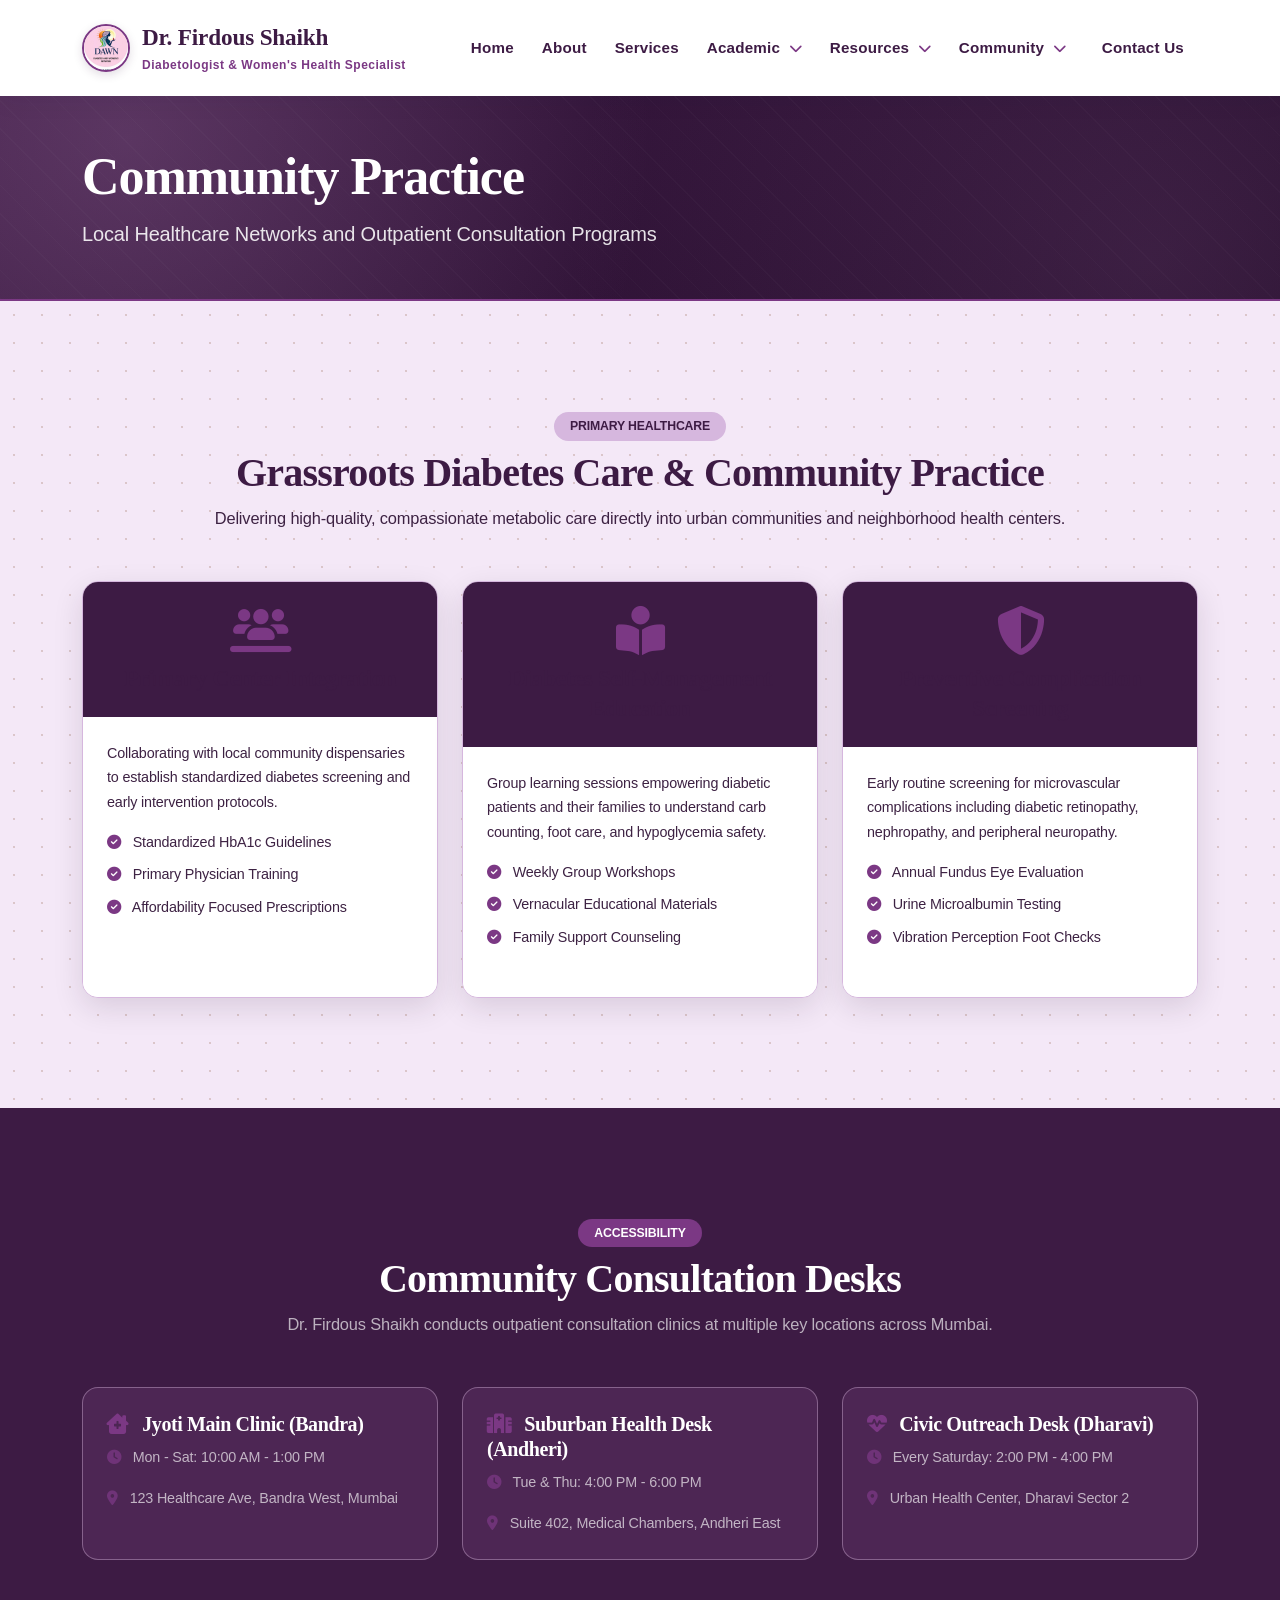
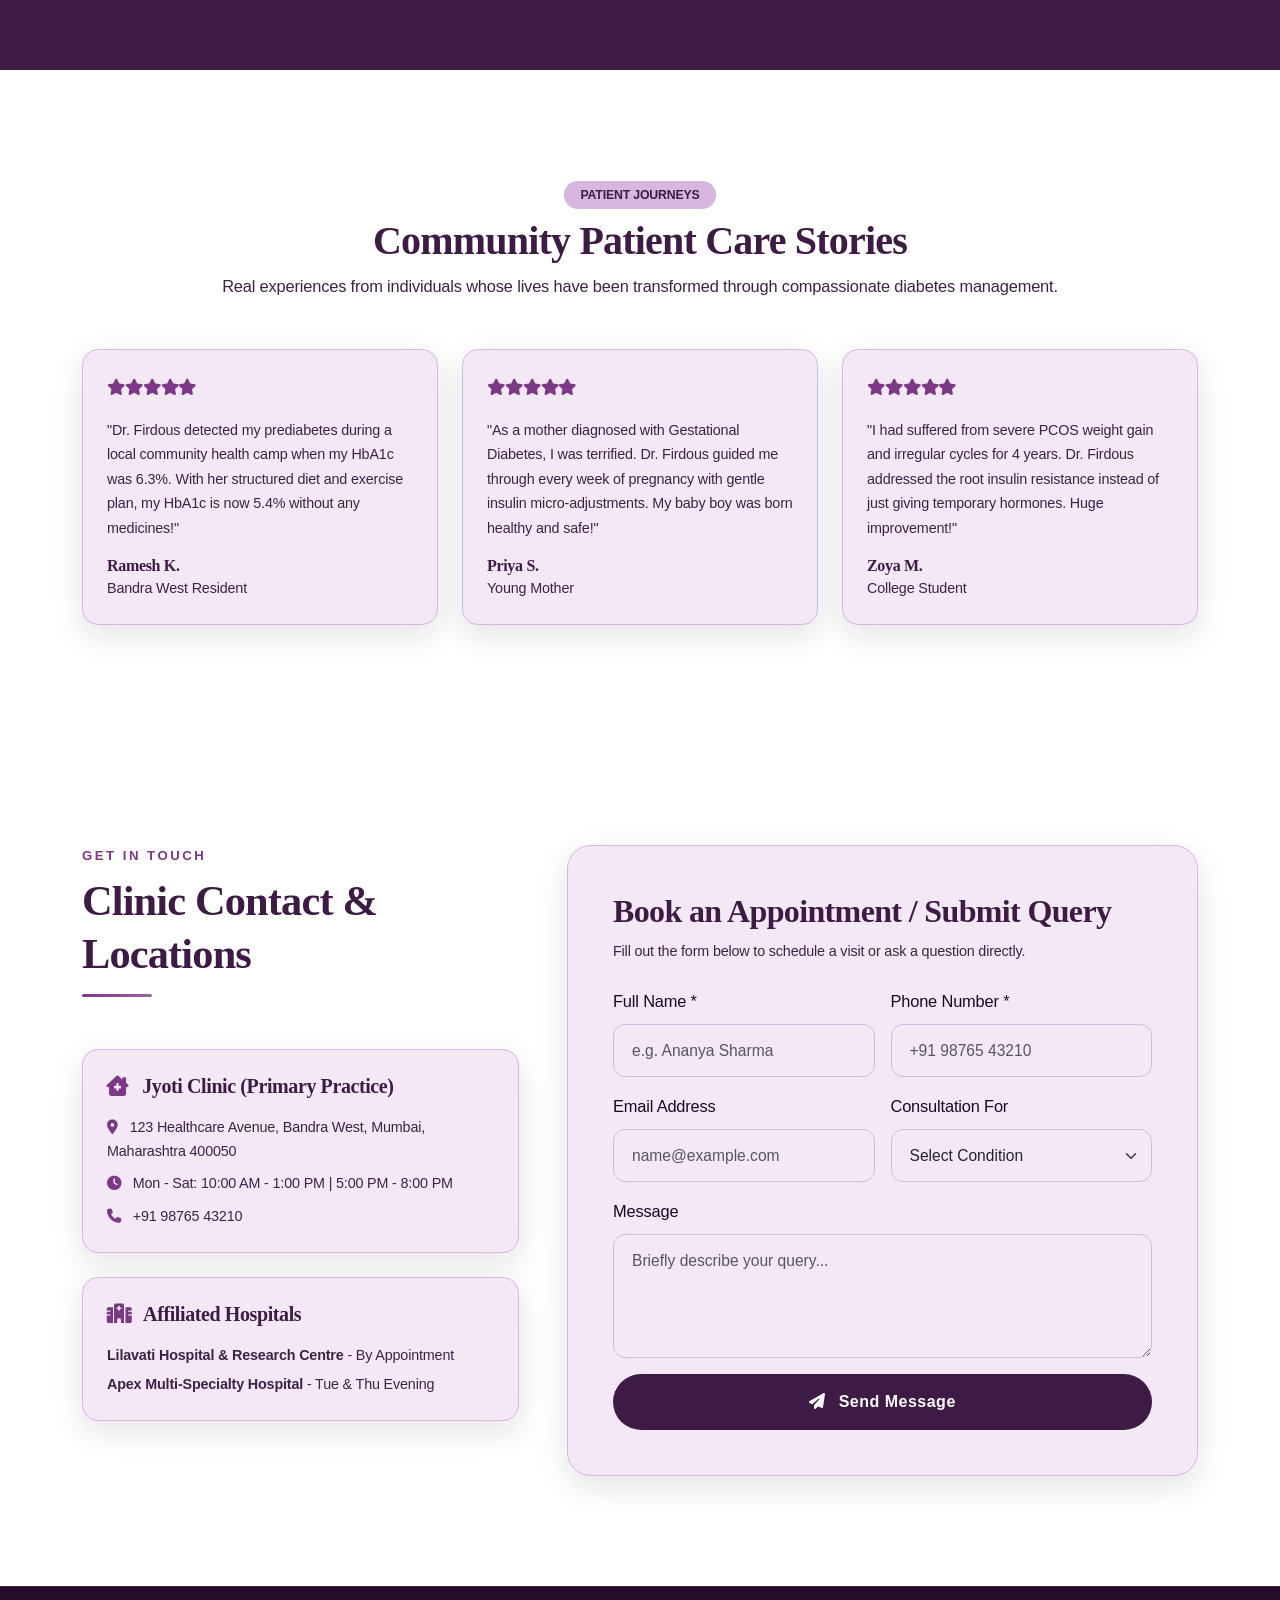
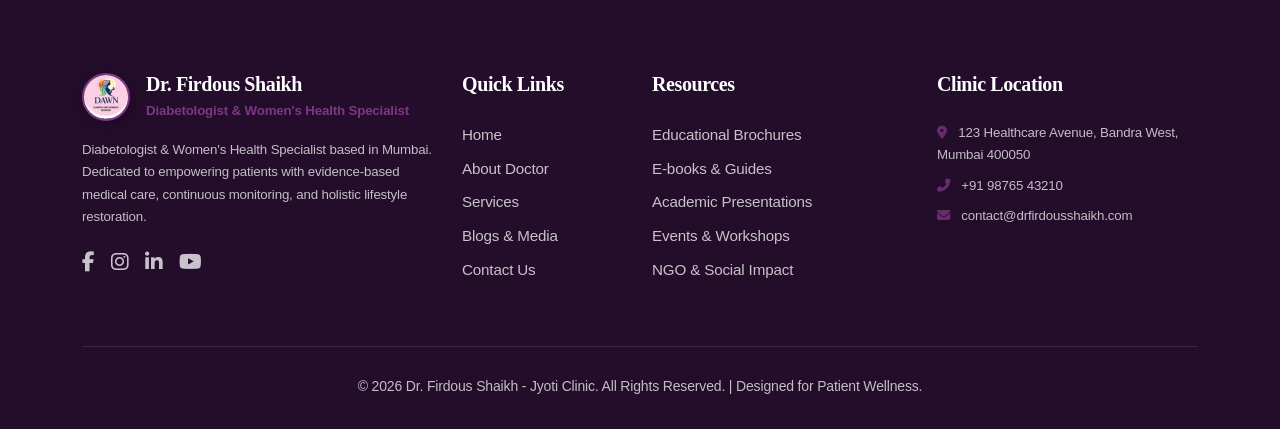
<file: community-practice.html>
<!DOCTYPE html>
<html lang="en">

<head>
  <meta charset="UTF-8">
  <meta name="viewport" content="width=device-width, initial-scale=1.0">
  <title>Community Practice | Dr. Firdous Shaikh</title>
  <meta name="description" content="Community diabetes practice and outpatient healthcare initiatives in Mumbai.">
  <!-- Favicon -->
  <link rel="icon" type="image/png" href="assets/images/favicon.png">
  <link rel="shortcut icon" href="assets/images/favicon.ico">
  <link rel="apple-touch-icon" sizes="180x180" href="assets/images/apple-touch-icon.png">
  <link rel="preconnect" href="https://fonts.googleapis.com">
  <link rel="preconnect" href="https://fonts.gstatic.com" crossorigin>
  <link href="https://fonts.googleapis.com/css2?family=Plus+Jakarta+Sans:wght@400;500;600;700;800&display=swap" rel="stylesheet">
  <link href="https://cdn.jsdelivr.net/npm/bootstrap@5.3.3/dist/css/bootstrap.min.css" rel="stylesheet">
  <link rel="stylesheet" href="https://cdnjs.cloudflare.com/ajax/libs/font-awesome/6.5.1/css/all.min.css">
  <link rel="stylesheet" href="assets/css/style.css">
</head>

<body>
  <nav class="navbar navbar-expand-xl navbar-custom sticky-top">
    <div class="container">
      <a class="navbar-brand me-auto" href="index.html">
        <img src="assets/images/logo.jpg" alt="DAWN Logo - Dr. Firdous Shaikh" class="navbar-logo-img">
        <div>
          <span class="brand-name">Dr. Firdous Shaikh</span>
          <span class="brand-title">Diabetologist & Women's Health Specialist</span>
        </div>
      </a>
      <button class="navbar-toggler" type="button" data-bs-toggle="collapse" data-bs-target="#mainMenu">
        <span class="navbar-toggler-icon"></span>
      </button>
      <div class="collapse navbar-collapse" id="mainMenu">
        <ul class="navbar-nav ms-auto mb-2 mb-lg-0 align-items-lg-center">
          <li class="nav-item"><a class="nav-link" href="index.html">Home</a></li>
          <li class="nav-item"><a class="nav-link" href="about.html">About</a></li>
          <li class="nav-item"><a class="nav-link" href="services.html">Services</a></li>

          <!-- Academic Dropdown -->
          <li class="nav-item dropdown">
            <a class="nav-link dropdown-toggle" href="#" id="academicDropdown" role="button" data-bs-toggle="dropdown" aria-expanded="false">
              Academic <i class="fas fa-chevron-down ms-1 small text-teal"></i>
            </a>
            <ul class="dropdown-menu" aria-labelledby="academicDropdown">
              <li><a class="dropdown-item" href="academic-presentations.html"><i class="fas fa-graduation-cap me-2 text-teal"></i> Academic Presentations</a></li>
              <li><a class="dropdown-item" href="academic-institute.html"><i class="fas fa-university me-2 text-teal"></i> Academic Institute</a></li>
            </ul>
          </li>

          <!-- Resources Dropdown -->
          <li class="nav-item dropdown">
            <a class="nav-link dropdown-toggle" href="#" id="resourcesDropdown" role="button" data-bs-toggle="dropdown" aria-expanded="false">
              Resources <i class="fas fa-chevron-down ms-1 small text-teal"></i>
            </a>
            <ul class="dropdown-menu" aria-labelledby="resourcesDropdown">
              <li><a class="dropdown-item" href="educational.html"><i class="fas fa-file-pdf me-2 text-teal"></i> Educational Brochures</a></li>
              <li><a class="dropdown-item" href="ebooks.html"><i class="fas fa-book-open me-2 text-teal"></i> E-books & Guides</a></li>
              <li><a class="dropdown-item" href="blogs.html"><i class="fas fa-newspaper me-2 text-teal"></i> Health Blogs & Media</a></li>
            </ul>
          </li>

          <!-- Community Dropdown (Active) -->
          <li class="nav-item dropdown">
            <a class="nav-link dropdown-toggle active" href="#" id="communityDropdown" role="button" data-bs-toggle="dropdown" aria-expanded="false">
              Community <i class="fas fa-chevron-down ms-1 small text-teal"></i>
            </a>
            <ul class="dropdown-menu" aria-labelledby="communityDropdown">
              <li><a class="dropdown-item" href="ngo-charity.html"><i class="fas fa-hand-holding-heart me-2 text-teal"></i> NGO & Charity Work</a></li>
              <li><a class="dropdown-item active" href="community-practice.html"><i class="fas fa-users-line me-2 text-teal"></i> Community Practice</a></li>
              <li><a class="dropdown-item" href="events.html"><i class="fas fa-calendar-alt me-2 text-teal"></i> Events & Workshops</a></li>
              <li><a class="dropdown-item" href="gallery.html"><i class="fas fa-images me-2 text-teal"></i> Photo Gallery</a></li>
            </ul>
          </li>

          <li class="nav-item ms-lg-2 mt-2 mt-lg-0">
            <a class="nav-link btn btn-sm btn-outline-primary px-3 py-2 text-navy" href="contact.html">Contact Us</a>
          </li>
        </ul>
      </div>
    </div>
  </nav>

  <!-- Page Hero (Treatment 2: Solid Dark Navy) -->
  <section class="page-hero-banner bg-solid-navy text-white py-5">
    <div class="container">
      <h1 class="text-white fw-bold">Community Practice</h1>
      <p class="lead mb-0 text-light opacity-90">Local Healthcare Networks and Outpatient Consultation Programs</p>
    </div>
  </section>

  <!-- Main Content (Treatment 1: Ivory Background + Gold Dot Pattern) -->
  <section class="section-padding pattern-bg-dots">
    <div class="container">
      <div class="text-center mb-5">
        <span class="badge bg-gold-subtle text-navy px-3 py-2 rounded-pill fw-bold text-uppercase tracking-wider">Primary Healthcare</span>
        <h2 class="display-6 font-serif fw-bold text-navy mt-2">Grassroots Diabetes Care & Community Practice</h2>
        <p class="text-muted max-w-2xl mx-auto">Delivering high-quality, compassionate metabolic care directly into urban communities and neighborhood health centers.</p>
      </div>

      <div class="row g-4">
        <!-- Pillar Card 1 -->
        <div class="col-lg-4 col-md-6">
          <div class="card h-100 border-0 shadow-sm rounded-4 overflow-hidden card-hover">
            <div class="p-4 bg-navy text-white text-center">
              <i class="fas fa-users-line fa-3x text-gold mb-2"></i>
              <h4 class="font-serif fw-bold mb-0">Primary Center Integration</h4>
            </div>
            <div class="card-body p-4 bg-white">
              <p class="text-muted small">Collaborating with local community dispensaries to establish standardized diabetes screening and early intervention protocols.</p>
              <ul class="list-unstyled small text-muted mb-0">
                <li class="mb-2"><i class="fas fa-check-circle text-gold me-2"></i> Standardized HbA1c Guidelines</li>
                <li class="mb-2"><i class="fas fa-check-circle text-gold me-2"></i> Primary Physician Training</li>
                <li><i class="fas fa-check-circle text-gold me-2"></i> Affordability Focused Prescriptions</li>
              </ul>
            </div>
          </div>
        </div>

        <!-- Pillar Card 2 -->
        <div class="col-lg-4 col-md-6">
          <div class="card h-100 border-0 shadow-sm rounded-4 overflow-hidden card-hover">
            <div class="p-4 bg-navy text-white text-center">
              <i class="fas fa-book-reader fa-3x text-gold mb-2"></i>
              <h4 class="font-serif fw-bold mb-0">Diabetes Self-Management Education</h4>
            </div>
            <div class="card-body p-4 bg-white">
              <p class="text-muted small">Group learning sessions empowering diabetic patients and their families to understand carb counting, foot care, and hypoglycemia safety.</p>
              <ul class="list-unstyled small text-muted mb-0">
                <li class="mb-2"><i class="fas fa-check-circle text-gold me-2"></i> Weekly Group Workshops</li>
                <li class="mb-2"><i class="fas fa-check-circle text-gold me-2"></i> Vernacular Educational Materials</li>
                <li><i class="fas fa-check-circle text-gold me-2"></i> Family Support Counseling</li>
              </ul>
            </div>
          </div>
        </div>

        <!-- Pillar Card 3 -->
        <div class="col-lg-4 col-md-6">
          <div class="card h-100 border-0 shadow-sm rounded-4 overflow-hidden card-hover">
            <div class="p-4 bg-navy text-white text-center">
              <i class="fas fa-shield-alt fa-3x text-gold mb-2"></i>
              <h4 class="font-serif fw-bold mb-0">Preventive Complication Screening</h4>
            </div>
            <div class="card-body p-4 bg-white">
              <p class="text-muted small">Early routine screening for microvascular complications including diabetic retinopathy, nephropathy, and peripheral neuropathy.</p>
              <ul class="list-unstyled small text-muted mb-4">
                <li class="mb-2"><i class="fas fa-check-circle text-gold me-2"></i> Annual Fundus Eye Evaluation</li>
                <li class="mb-2"><i class="fas fa-check-circle text-gold me-2"></i> Urine Microalbumin Testing</li>
                <li><i class="fas fa-check-circle text-gold me-2"></i> Vibration Perception Foot Checks</li>
              </ul>
            </div>
          </div>
        </div>
      </div>
    </div>
  </section>

  <!-- Section 2: Outpatient Consultation Desks (Treatment 2: Solid Dark Navy) -->
  <section class="section-padding bg-solid-navy text-white">
    <div class="container">
      <div class="text-center mb-5">
        <span class="badge bg-gold text-navy px-3 py-2 rounded-pill fw-bold text-uppercase tracking-wider">Accessibility</span>
        <h2 class="display-6 font-serif fw-bold text-white mt-2">Community Consultation Desks</h2>
        <p class="text-light opacity-75 max-w-2xl mx-auto">Dr. Firdous Shaikh conducts outpatient consultation clinics at multiple key locations across Mumbai.</p>
      </div>

      <div class="row g-4">
        <div class="col-md-4">
          <div class="p-4 rounded-4 bg-navy-light border border-gold-subtle card-hover h-100">
            <h5 class="font-serif fw-bold text-white mb-2"><i class="fas fa-clinic-medical text-gold me-2"></i> Jyoti Main Clinic (Bandra)</h5>
            <p class="small text-light opacity-75 mb-3"><i class="fas fa-clock me-2 text-gold"></i> Mon - Sat: 10:00 AM - 1:00 PM</p>
            <p class="small text-light opacity-75 mb-0"><i class="fas fa-map-marker-alt me-2 text-gold"></i> 123 Healthcare Ave, Bandra West, Mumbai</p>
          </div>
        </div>

        <div class="col-md-4">
          <div class="p-4 rounded-4 bg-navy-light border border-gold-subtle card-hover h-100">
            <h5 class="font-serif fw-bold text-white mb-2"><i class="fas fa-hospital-alt text-gold me-2"></i> Suburban Health Desk (Andheri)</h5>
            <p class="small text-light opacity-75 mb-3"><i class="fas fa-clock me-2 text-gold"></i> Tue & Thu: 4:00 PM - 6:00 PM</p>
            <p class="small text-light opacity-75 mb-0"><i class="fas fa-map-marker-alt me-2 text-gold"></i> Suite 402, Medical Chambers, Andheri East</p>
          </div>
        </div>

        <div class="col-md-4">
          <div class="p-4 rounded-4 bg-navy-light border border-gold-subtle card-hover h-100">
            <h5 class="font-serif fw-bold text-white mb-2"><i class="fas fa-heartbeat text-gold me-2"></i> Civic Outreach Desk (Dharavi)</h5>
            <p class="small text-light opacity-75 mb-3"><i class="fas fa-clock me-2 text-gold"></i> Every Saturday: 2:00 PM - 4:00 PM</p>
            <p class="small text-light opacity-75 mb-0"><i class="fas fa-map-marker-alt me-2 text-gold"></i> Urban Health Center, Dharavi Sector 2</p>
          </div>
        </div>
      </div>
    </div>
  </section>

  <!-- Section 3: Patient Stories (Treatment 3: Plain Clean White) -->
  <section class="section-padding bg-plain-clean">
    <div class="container">
      <div class="text-center mb-5">
        <span class="badge bg-gold-subtle text-navy px-3 py-2 rounded-pill fw-bold text-uppercase tracking-wider">Patient Journeys</span>
        <h2 class="display-6 font-serif fw-bold text-navy mt-2">Community Patient Care Stories</h2>
        <p class="text-muted max-w-2xl mx-auto">Real experiences from individuals whose lives have been transformed through compassionate diabetes management.</p>
      </div>

      <div class="row g-4">
        <div class="col-md-4">
          <div class="card h-100 border-0 shadow-sm rounded-4 p-4 card-hover">
            <div class="text-gold mb-3">
              <i class="fas fa-star"></i><i class="fas fa-star"></i><i class="fas fa-star"></i><i class="fas fa-star"></i><i class="fas fa-star"></i>
            </div>
            <p class="text-muted small mb-3">"Dr. Firdous detected my prediabetes during a local community health camp when my HbA1c was 6.3%. With her structured diet and exercise plan, my HbA1c is now 5.4% without any medicines!"</p>
            <h6 class="font-serif fw-bold text-navy mb-0">Ramesh K.</h6>
            <span class="text-muted small">Bandra West Resident</span>
          </div>
        </div>

        <div class="col-md-4">
          <div class="card h-100 border-0 shadow-sm rounded-4 p-4 card-hover">
            <div class="text-gold mb-3">
              <i class="fas fa-star"></i><i class="fas fa-star"></i><i class="fas fa-star"></i><i class="fas fa-star"></i><i class="fas fa-star"></i>
            </div>
            <p class="text-muted small mb-3">"As a mother diagnosed with Gestational Diabetes, I was terrified. Dr. Firdous guided me through every week of pregnancy with gentle insulin micro-adjustments. My baby boy was born healthy and safe!"</p>
            <h6 class="font-serif fw-bold text-navy mb-0">Priya S.</h6>
            <span class="text-muted small">Young Mother</span>
          </div>
        </div>

        <div class="col-md-4">
          <div class="card h-100 border-0 shadow-sm rounded-4 p-4 card-hover">
            <div class="text-gold mb-3">
              <i class="fas fa-star"></i><i class="fas fa-star"></i><i class="fas fa-star"></i><i class="fas fa-star"></i><i class="fas fa-star"></i>
            </div>
            <p class="text-muted small mb-3">"I had suffered from severe PCOS weight gain and irregular cycles for 4 years. Dr. Firdous addressed the root insulin resistance instead of just giving temporary hormones. Huge improvement!"</p>
            <h6 class="font-serif fw-bold text-navy mb-0">Zoya M.</h6>
            <span class="text-muted small">College Student</span>
          </div>
        </div>
      </div>
    </div>
  </section>

    <!-- ==========================================
       CONTACT INFO & APPOINTMENT FORM
       ========================================== -->
  <section class="section-padding bg-plain-clean" id="contactSection">
    <div class="container">
      <div class="row g-5">
        <!-- Contact Details -->
        <div class="col-lg-5">
          <div class="section-title">
            <span class="subtitle">Get In Touch</span>
            <h2>Clinic Contact & Locations</h2>
            <div class="divider"></div>
          </div>

          <div class="card border-0 shadow-sm rounded-4 p-4 mb-4" style="background:#ffffff; border:1px solid var(--cream-border)!important;">
            <h5 class="text-navy mb-3 fw-bold"><i class="fas fa-clinic-medical text-teal me-2"></i> Jyoti Clinic (Primary Practice)</h5>
            <p class="text-muted small mb-2"><i class="fas fa-map-marker-alt text-teal me-2"></i> 123 Healthcare Avenue, Bandra West, Mumbai, Maharashtra 400050</p>
            <p class="text-muted small mb-2"><i class="fas fa-clock text-teal me-2"></i> Mon - Sat: 10:00 AM - 1:00 PM | 5:00 PM - 8:00 PM</p>
            <p class="text-muted small mb-0"><i class="fas fa-phone text-teal me-2"></i> +91 98765 43210</p>
          </div>

          <div class="card border-0 shadow-sm rounded-4 p-4" style="background:#ffffff; border:1px solid var(--cream-border)!important;">
            <h5 class="text-navy mb-3"><i class="fas fa-hospital text-teal me-2"></i> Affiliated Hospitals</h5>
            <p class="text-muted small mb-1"><strong>Lilavati Hospital & Research Centre</strong> - By Appointment</p>
            <p class="text-muted small mb-0"><strong>Apex Multi-Specialty Hospital</strong> - Tue & Thu Evening</p>
          </div>
        </div>

        <!-- Contact Form -->
        <div class="col-lg-7">
          <div class="contact-form-card">
            <h3 class="text-navy mb-2">Book an Appointment / Submit Query</h3>
            <p class="text-muted small mb-4">Fill out the form below to schedule a visit or ask a question directly.</p>

            <form class="mainContactForm">
              <!-- Honeypot Field for Spam Protection -->
              <input type="text" name="website_hp" style="display:none !important;" tabindex="-1" autocomplete="off">

              <div class="row g-3">
                <div class="col-md-6">
                  <label class="form-label font-weight-600">Full Name *</label>
                  <input type="text" class="form-control" placeholder="e.g. Ananya Sharma" required>
                </div>
                <div class="col-md-6">
                  <label class="form-label font-weight-600">Phone Number *</label>
                  <input type="tel" class="form-control" placeholder="+91 98765 43210" required>
                </div>
                <div class="col-md-6">
                  <label class="form-label font-weight-600">Email Address</label>
                  <input type="email" class="form-control" placeholder="name@example.com">
                </div>
                <div class="col-md-6">
                  <label class="form-label font-weight-600">Consultation For</label>
                  <select class="form-select">
                    <option selected>Select Condition</option>
                    <option value="Diabetes">Diabetes Care</option>
                    <option value="PCOS">Women's Health / PCOS</option>
                    <option value="Gestational">Gestational Diabetes</option>
                    <option value="Thyroid">Thyroid & Endocrine</option>
                    <option value="General">General Consultation</option>
                  </select>
                </div>
                <div class="col-12">
                  <label class="form-label font-weight-600">Message</label>
                  <textarea class="form-control" rows="4" placeholder="Briefly describe your query..."></textarea>
                </div>
                <div class="col-12">
                  <button type="submit" class="btn btn-primary bg-navy border-0 rounded-pill px-5 py-3 w-100 font-weight-bold">
                    <i class="fas fa-paper-plane me-2"></i> Send Message
                  </button>
                </div>
              </div>
              <div class="formFeedback mt-3 text-center d-none"></div>
            </form>
          </div>
        </div>
      </div>
    </div>
  </section>

  <!-- ==========================================
       FOOTER
       ========================================== -->
  <footer class="footer-custom">
    <div class="container">
      <div class="row g-4">
        <div class="col-lg-4 col-md-6">
          <div class="d-flex align-items-center gap-3 mb-3">
            <img src="assets/images/logo.jpg" alt="DAWN Logo - Dr. Firdous Shaikh" class="footer-logo-img">
            <div>
              <h5 class="mb-0 text-white font-serif fw-bold">Dr. Firdous Shaikh</h5>
              <span class="small text-gold fw-semibold">Diabetologist & Women's Health Specialist</span>
            </div>
          </div>
          <p class="small text-light opacity-75">
            Diabetologist & Women's Health Specialist based in Mumbai. Dedicated to empowering patients with evidence-based medical care, continuous monitoring, and holistic lifestyle restoration.
          </p>
          <div class="d-flex gap-3 fs-5 mt-3 text-teal">
            <a href="#" class="text-white opacity-75 hover-gold"><i class="fab fa-facebook-f"></i></a>
            <a href="#" class="text-white opacity-75 hover-gold"><i class="fab fa-instagram"></i></a>
            <a href="#" class="text-white opacity-75 hover-gold"><i class="fab fa-linkedin-in"></i></a>
            <a href="#" class="text-white opacity-75 hover-gold"><i class="fab fa-youtube"></i></a>
          </div>
        </div>

        <div class="col-lg-2 col-md-6">
          <h5>Quick Links</h5>
          <ul class="list-unstyled mb-0">
            <li class="mb-2"><a href="index.html">Home</a></li>
            <li class="mb-2"><a href="about.html">About Doctor</a></li>
            <li class="mb-2"><a href="services.html">Services</a></li>
            <li class="mb-2"><a href="blogs.html">Blogs & Media</a></li>
            <li class="mb-2"><a href="contact.html">Contact Us</a></li>
          </ul>
        </div>

        <div class="col-lg-3 col-md-6">
          <h5>Resources</h5>
          <ul class="list-unstyled mb-0">
            <li class="mb-2"><a href="educational.html">Educational Brochures</a></li>
            <li class="mb-2"><a href="ebooks.html">E-books & Guides</a></li>
            <li class="mb-2"><a href="academic-presentations.html">Academic Presentations</a></li>
            <li class="mb-2"><a href="events.html">Events & Workshops</a></li>
            <li class="mb-2"><a href="ngo-charity.html">NGO & Social Impact</a></li>
          </ul>
        </div>

        <div class="col-lg-3 col-md-6">
          <h5>Clinic Location</h5>
          <p class="small text-light opacity-75 mb-2">
            <i class="fas fa-map-marker-alt text-teal me-2"></i> 123 Healthcare Avenue, Bandra West, Mumbai 400050
          </p>
          <p class="small text-light opacity-75 mb-2">
            <i class="fas fa-phone-alt text-teal me-2"></i> +91 98765 43210
          </p>
          <p class="small text-light opacity-75">
            <i class="fas fa-envelope text-teal me-2"></i> contact@drfirdousshaikh.com
          </p>
        </div>
      </div>

      <div class="footer-bottom text-center">
        <p class="mb-0 text-light opacity-75">
          &copy; 2026 Dr. Firdous Shaikh - Jyoti Clinic. All Rights Reserved. | Designed for Patient Wellness.
        </p>
      </div>
    </div>
  </footer>

  <script src="https://cdn.jsdelivr.net/npm/bootstrap@5.3.3/dist/js/bootstrap.bundle.min.js"></script>
  <script src="assets/js/main.js"></script>
</body>

</html>
</file>
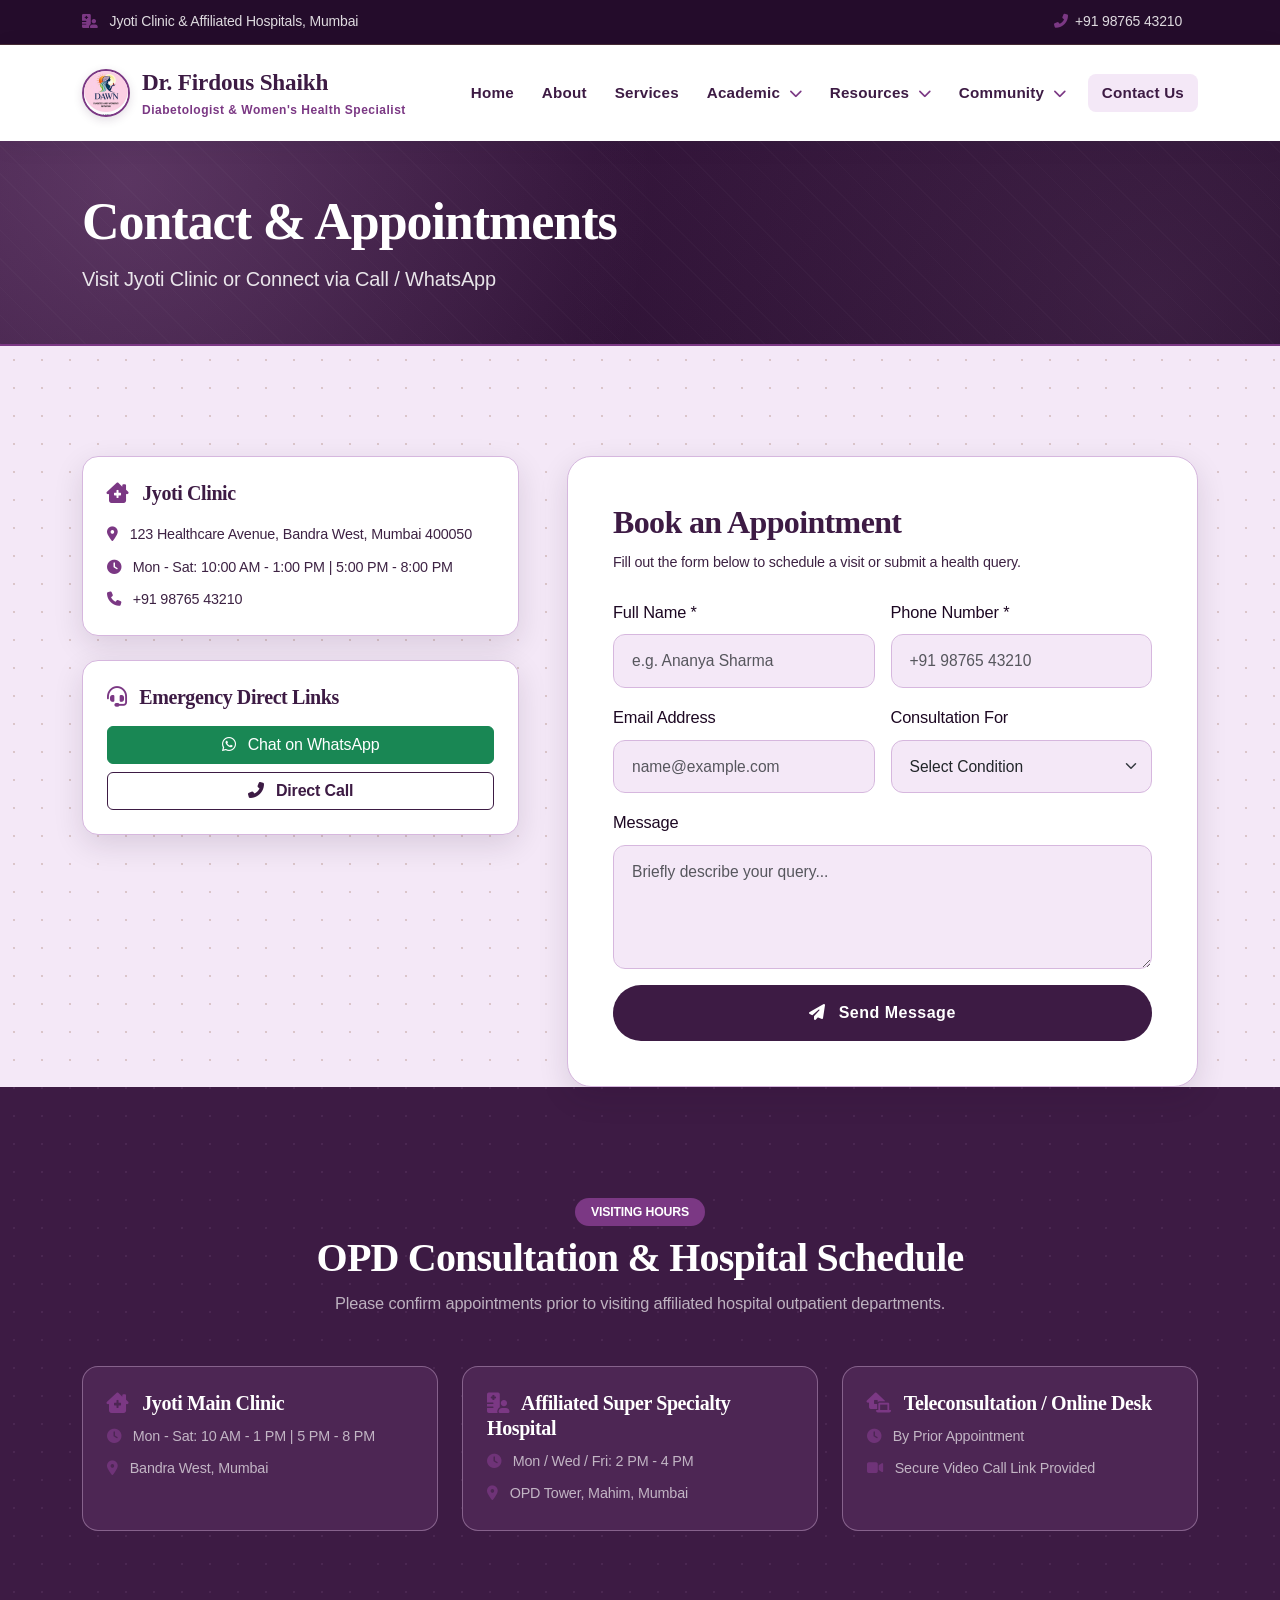
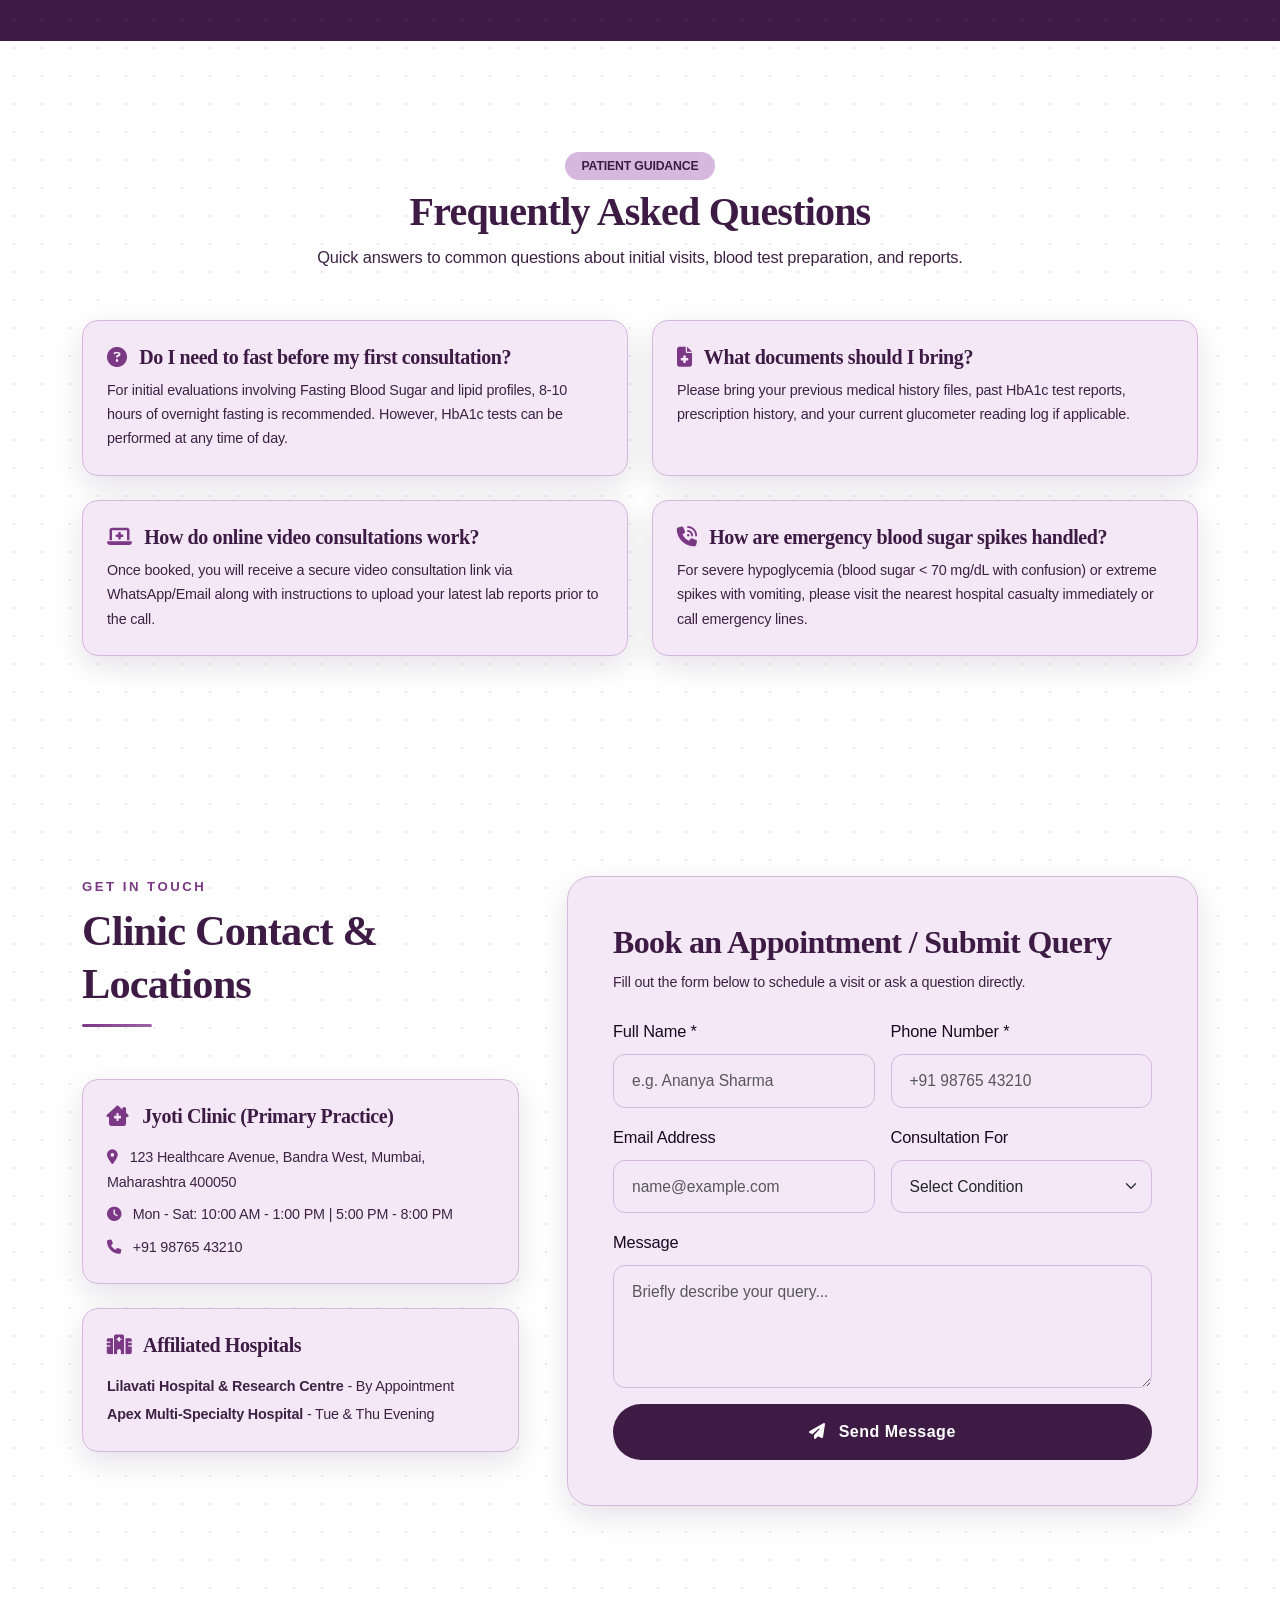
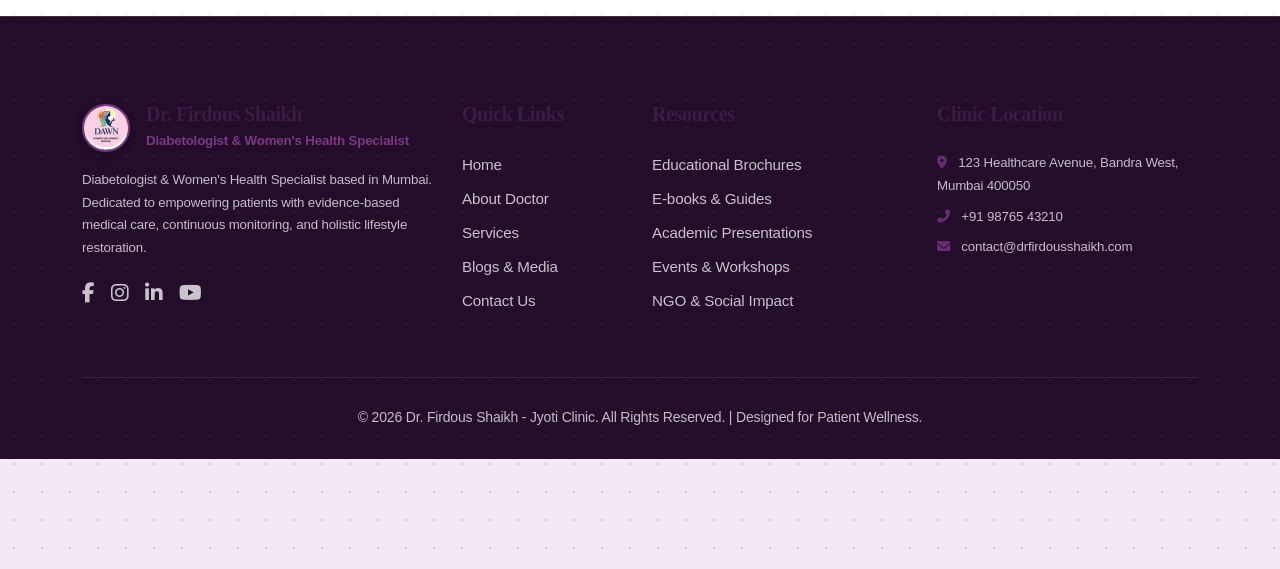
<file: contact.html>
<!DOCTYPE html>
<html lang="en">

<head>
  <meta charset="UTF-8">
  <meta name="viewport" content="width=device-width, initial-scale=1.0">
  <title>Contact & Appointment Booking | Dr. Firdous Shaikh</title>
  <meta name="description" content="Book an appointment with Dr. Firdous Shaikh at Jyoti Clinic or affiliated Mumbai hospitals.">
  <!-- Favicon -->
  <link rel="icon" type="image/png" href="assets/images/favicon.png">
  <link rel="shortcut icon" href="assets/images/favicon.ico">
  <link rel="apple-touch-icon" sizes="180x180" href="assets/images/apple-touch-icon.png">
  <link rel="preconnect" href="https://fonts.googleapis.com">
  <link rel="preconnect" href="https://fonts.gstatic.com" crossorigin>
  <link href="https://fonts.googleapis.com/css2?family=Plus+Jakarta+Sans:wght@400;500;600;700;800&display=swap" rel="stylesheet">
  <link href="https://cdn.jsdelivr.net/npm/bootstrap@5.3.3/dist/css/bootstrap.min.css" rel="stylesheet">
  <link rel="stylesheet" href="https://cdnjs.cloudflare.com/ajax/libs/font-awesome/6.5.1/css/all.min.css">
  <link rel="stylesheet" href="assets/css/style.css">
</head>

<body>
  <div class="top-bar d-none d-md-block">
    <div class="container">
      <div class="row align-items-center">
        <div class="col-md-7"><i class="fas fa-hospital-user me-2 text-teal"></i> Jyoti Clinic & Affiliated Hospitals, Mumbai</div>
        <div class="col-md-5 text-end"><a href="tel:+919876543210" class="me-3"><i class="fas fa-phone-alt me-1 text-teal"></i> +91 98765 43210</a></div>
      </div>
    </div>
  </div>

  <nav class="navbar navbar-expand-lg navbar-custom sticky-top">
    <div class="container">
      <a class="navbar-brand me-auto" href="index.html">
        <img src="assets/images/logo.jpg" alt="DAWN Logo - Dr. Firdous Shaikh" class="navbar-logo-img">
        <div>
          <span class="brand-name">Dr. Firdous Shaikh</span>
          <span class="brand-title">Diabetologist & Women's Health Specialist</span>
        </div>
      </a>

      <button class="navbar-toggler" type="button" data-bs-toggle="collapse" data-bs-target="#mainMenu">
        <span class="navbar-toggler-icon"></span>
      </button>

      <div class="collapse navbar-collapse" id="mainMenu">
        <ul class="navbar-nav ms-auto mb-2 mb-lg-0 align-items-lg-center">
          <li class="nav-item"><a class="nav-link" href="index.html">Home</a></li>
          <li class="nav-item"><a class="nav-link" href="about.html">About</a></li>
          <li class="nav-item"><a class="nav-link" href="services.html">Services</a></li>

          <!-- Academic Dropdown -->
          <li class="nav-item dropdown">
            <a class="nav-link dropdown-toggle" href="#" id="academicDropdown" role="button" data-bs-toggle="dropdown" aria-expanded="false">
              Academic <i class="fas fa-chevron-down ms-1 small text-teal"></i>
            </a>
            <ul class="dropdown-menu" aria-labelledby="academicDropdown">
              <li><a class="dropdown-item" href="academic-presentations.html"><i class="fas fa-graduation-cap me-2 text-teal"></i> Academic Presentations</a></li>
              <li><a class="dropdown-item" href="academic-institute.html"><i class="fas fa-university me-2 text-teal"></i> Academic Institute</a></li>
            </ul>
          </li>

          <!-- Resources Dropdown -->
          <li class="nav-item dropdown">
            <a class="nav-link dropdown-toggle" href="#" id="resourcesDropdown" role="button" data-bs-toggle="dropdown" aria-expanded="false">
              Resources <i class="fas fa-chevron-down ms-1 small text-teal"></i>
            </a>
            <ul class="dropdown-menu" aria-labelledby="resourcesDropdown">
              <li><a class="dropdown-item" href="educational.html"><i class="fas fa-file-pdf me-2 text-teal"></i> Educational Brochures</a></li>
              <li><a class="dropdown-item" href="ebooks.html"><i class="fas fa-book-open me-2 text-teal"></i> E-books & Guides</a></li>
              <li><a class="dropdown-item" href="blogs.html"><i class="fas fa-newspaper me-2 text-teal"></i> Health Blogs & Media</a></li>
            </ul>
          </li>

          <!-- Community Dropdown -->
          <li class="nav-item dropdown">
            <a class="nav-link dropdown-toggle" href="#" id="communityDropdown" role="button" data-bs-toggle="dropdown" aria-expanded="false">
              Community <i class="fas fa-chevron-down ms-1 small text-teal"></i>
            </a>
            <ul class="dropdown-menu" aria-labelledby="communityDropdown">
              <li><a class="dropdown-item" href="ngo-charity.html"><i class="fas fa-hand-holding-heart me-2 text-teal"></i> NGO & Charity Work</a></li>
              <li><a class="dropdown-item" href="community-practice.html"><i class="fas fa-users-line me-2 text-teal"></i> Community Practice</a></li>
              <li><a class="dropdown-item" href="events.html"><i class="fas fa-calendar-alt me-2 text-teal"></i> Events & Workshops</a></li>
              <li><a class="dropdown-item" href="gallery.html"><i class="fas fa-images me-2 text-teal"></i> Photo Gallery</a></li>
            </ul>
          </li>

          <li class="nav-item ms-lg-2 mt-2 mt-lg-0">
            <a class="nav-link btn btn-sm btn-outline-primary px-3 py-2 text-navy active" href="contact.html">Contact Us</a>
          </li>
        </ul>
      </div>
    </div>
  </nav>

  <!-- Page Hero (Treatment 2: Solid Dark Navy) -->
  <section class="page-hero-banner bg-solid-navy text-white py-5">
    <div class="container">
      <h1 class="text-white fw-bold">Contact & Appointments</h1>
      <p class="lead mb-0 text-light opacity-90">Visit Jyoti Clinic or Connect via Call / WhatsApp</p>
    </div>
  </section>

  <!-- Main Content (Treatment 1: Ivory Background + Gold Dot Pattern) -->
  <main class="section-padding pattern-bg-dots">
    <div class="container">
      <div class="row g-5">
        <div class="col-lg-5">
          <div class="card border-0 shadow-sm rounded-4 p-4 mb-4">
            <h5 class="text-navy mb-3"><i class="fas fa-clinic-medical text-teal me-2"></i> Jyoti Clinic</h5>
            <p class="text-muted small mb-2"><i class="fas fa-map-marker-alt text-teal me-2"></i> 123 Healthcare Avenue, Bandra West, Mumbai 400050</p>
            <p class="text-muted small mb-2"><i class="fas fa-clock text-teal me-2"></i> Mon - Sat: 10:00 AM - 1:00 PM | 5:00 PM - 8:00 PM</p>
            <p class="text-muted small mb-0"><i class="fas fa-phone text-teal me-2"></i> +91 98765 43210</p>
          </div>
          <div class="card border-0 shadow-sm rounded-4 p-4">
            <h5 class="text-navy mb-3"><i class="fas fa-headset text-teal me-2"></i> Emergency Direct Links</h5>
            <a href="https://wa.me/919876543210" target="_blank" class="btn btn-success w-100 mb-2"><i class="fab fa-whatsapp me-2"></i> Chat on WhatsApp</a>
            <a href="tel:+919876543210" class="btn btn-outline-primary w-100"><i class="fas fa-phone-alt me-2"></i> Direct Call</a>
          </div>
        </div>

        <div class="col-lg-7">
          <div class="contact-form-card">
            <h3 class="text-navy mb-2">Book an Appointment</h3>
            <p class="text-muted small mb-4">Fill out the form below to schedule a visit or submit a health query.</p>

            <form id="mainContactForm">
              <input type="text" name="website_hp" id="website_hp" style="display:none !important;" tabindex="-1" autocomplete="off">
              <div class="row g-3">
                <div class="col-md-6">
                  <label for="patientName" class="form-label font-weight-600">Full Name *</label>
                  <input type="text" class="form-control" id="patientName" placeholder="e.g. Ananya Sharma" required>
                </div>
                <div class="col-md-6">
                  <label for="patientPhone" class="form-label font-weight-600">Phone Number *</label>
                  <input type="tel" class="form-control" id="patientPhone" placeholder="+91 98765 43210" required>
                </div>
                <div class="col-md-6">
                  <label for="patientEmail" class="form-label font-weight-600">Email Address</label>
                  <input type="email" class="form-control" id="patientEmail" placeholder="name@example.com">
                </div>
                <div class="col-md-6">
                  <label for="consultationType" class="form-label font-weight-600">Consultation For</label>
                  <select class="form-select" id="consultationType">
                    <option selected>Select Condition</option>
                    <option value="Diabetes">Diabetes Care</option>
                    <option value="PCOS">Women's Health / PCOS</option>
                    <option value="MentalHealth">Mental Health & Lifestyle</option>
                  </select>
                </div>
                <div class="col-12">
                  <label for="messageText" class="form-label font-weight-600">Message</label>
                  <textarea class="form-control" id="messageText" rows="4" placeholder="Briefly describe your query..."></textarea>
                </div>
                <div class="col-12">
                  <button type="submit" class="btn btn-primary bg-navy border-0 rounded-pill px-5 py-3 w-100 font-weight-bold">
                    <i class="fas fa-paper-plane me-2"></i> Send Message
                  </button>
                </div>
              </div>
              <div id="formFeedback" class="d-none"></div>
            </form>
          </div>
        </div>
      </div>
    </div>
  </section>

  <!-- Section 2: Hospital Consultation Schedule (Treatment 2: Solid Dark Navy) -->
  <section class="section-padding bg-solid-navy text-white">
    <div class="container">
      <div class="text-center mb-5">
        <span class="badge bg-gold text-navy px-3 py-2 rounded-pill fw-bold text-uppercase tracking-wider">Visiting Hours</span>
        <h2 class="display-6 font-serif fw-bold text-white mt-2">OPD Consultation & Hospital Schedule</h2>
        <p class="text-light opacity-75 max-w-2xl mx-auto">Please confirm appointments prior to visiting affiliated hospital outpatient departments.</p>
      </div>

      <div class="row g-4">
        <div class="col-md-4">
          <div class="p-4 rounded-4 bg-navy-light border border-gold-subtle card-hover h-100">
            <h5 class="font-serif fw-bold text-white mb-2"><i class="fas fa-clinic-medical text-gold me-2"></i> Jyoti Main Clinic</h5>
            <p class="small text-light opacity-75 mb-2"><i class="fas fa-clock me-2 text-gold"></i> Mon - Sat: 10 AM - 1 PM | 5 PM - 8 PM</p>
            <p class="small text-light opacity-75 mb-0"><i class="fas fa-map-marker-alt me-2 text-gold"></i> Bandra West, Mumbai</p>
          </div>
        </div>

        <div class="col-md-4">
          <div class="p-4 rounded-4 bg-navy-light border border-gold-subtle card-hover h-100">
            <h5 class="font-serif fw-bold text-white mb-2"><i class="fas fa-hospital-user text-gold me-2"></i> Affiliated Super Specialty Hospital</h5>
            <p class="small text-light opacity-75 mb-2"><i class="fas fa-clock me-2 text-gold"></i> Mon / Wed / Fri: 2 PM - 4 PM</p>
            <p class="small text-light opacity-75 mb-0"><i class="fas fa-map-marker-alt me-2 text-gold"></i> OPD Tower, Mahim, Mumbai</p>
          </div>
        </div>

        <div class="col-md-4">
          <div class="p-4 rounded-4 bg-navy-light border border-gold-subtle card-hover h-100">
            <h5 class="font-serif fw-bold text-white mb-2"><i class="fas fa-laptop-house text-gold me-2"></i> Teleconsultation / Online Desk</h5>
            <p class="small text-light opacity-75 mb-2"><i class="fas fa-clock me-2 text-gold"></i> By Prior Appointment</p>
            <p class="small text-light opacity-75 mb-0"><i class="fas fa-video me-2 text-gold"></i> Secure Video Call Link Provided</p>
          </div>
        </div>
      </div>
    </div>
  </section>

  <!-- Section 3: Appointment FAQs (Treatment 3: Plain Clean White) -->
  <section class="section-padding bg-plain-clean">
    <div class="container">
      <div class="text-center mb-5">
        <span class="badge bg-gold-subtle text-navy px-3 py-2 rounded-pill fw-bold text-uppercase tracking-wider">Patient Guidance</span>
        <h2 class="display-6 font-serif fw-bold text-navy mt-2">Frequently Asked Questions</h2>
        <p class="text-muted max-w-2xl mx-auto">Quick answers to common questions about initial visits, blood test preparation, and reports.</p>
      </div>

      <div class="row g-4">
        <div class="col-md-6">
          <div class="card h-100 border-0 shadow-sm rounded-4 p-4 card-hover">
            <h5 class="font-serif fw-bold text-navy mb-2"><i class="fas fa-question-circle text-gold me-2"></i> Do I need to fast before my first consultation?</h5>
            <p class="text-muted small mb-0">For initial evaluations involving Fasting Blood Sugar and lipid profiles, 8-10 hours of overnight fasting is recommended. However, HbA1c tests can be performed at any time of day.</p>
          </div>
        </div>

        <div class="col-md-6">
          <div class="card h-100 border-0 shadow-sm rounded-4 p-4 card-hover">
            <h5 class="font-serif fw-bold text-navy mb-2"><i class="fas fa-file-medical text-gold me-2"></i> What documents should I bring?</h5>
            <p class="text-muted small mb-0">Please bring your previous medical history files, past HbA1c test reports, prescription history, and your current glucometer reading log if applicable.</p>
          </div>
        </div>

        <div class="col-md-6">
          <div class="card h-100 border-0 shadow-sm rounded-4 p-4 card-hover">
            <h5 class="font-serif fw-bold text-navy mb-2"><i class="fas fa-laptop-medical text-gold me-2"></i> How do online video consultations work?</h5>
            <p class="text-muted small mb-0">Once booked, you will receive a secure video consultation link via WhatsApp/Email along with instructions to upload your latest lab reports prior to the call.</p>
          </div>
        </div>

        <div class="col-md-6">
          <div class="card h-100 border-0 shadow-sm rounded-4 p-4 card-hover">
            <h5 class="font-serif fw-bold text-navy mb-2"><i class="fas fa-phone-volume text-gold me-2"></i> How are emergency blood sugar spikes handled?</h5>
            <p class="text-muted small mb-0">For severe hypoglycemia (blood sugar < 70 mg/dL with confusion) or extreme spikes with vomiting, please visit the nearest hospital casualty immediately or call emergency lines.</p>
          </div>
        </div>
      </div>
    </div>
  </section>

    <!-- ==========================================
       CONTACT INFO & APPOINTMENT FORM
       ========================================== -->
  <section class="section-padding bg-plain-clean" id="contactSection">
    <div class="container">
      <div class="row g-5">
        <!-- Contact Details -->
        <div class="col-lg-5">
          <div class="section-title">
            <span class="subtitle">Get In Touch</span>
            <h2>Clinic Contact & Locations</h2>
            <div class="divider"></div>
          </div>

          <div class="card border-0 shadow-sm rounded-4 p-4 mb-4" style="background:#ffffff; border:1px solid var(--cream-border)!important;">
            <h5 class="text-navy mb-3 fw-bold"><i class="fas fa-clinic-medical text-teal me-2"></i> Jyoti Clinic (Primary Practice)</h5>
            <p class="text-muted small mb-2"><i class="fas fa-map-marker-alt text-teal me-2"></i> 123 Healthcare Avenue, Bandra West, Mumbai, Maharashtra 400050</p>
            <p class="text-muted small mb-2"><i class="fas fa-clock text-teal me-2"></i> Mon - Sat: 10:00 AM - 1:00 PM | 5:00 PM - 8:00 PM</p>
            <p class="text-muted small mb-0"><i class="fas fa-phone text-teal me-2"></i> +91 98765 43210</p>
          </div>

          <div class="card border-0 shadow-sm rounded-4 p-4" style="background:#ffffff; border:1px solid var(--cream-border)!important;">
            <h5 class="text-navy mb-3"><i class="fas fa-hospital text-teal me-2"></i> Affiliated Hospitals</h5>
            <p class="text-muted small mb-1"><strong>Lilavati Hospital & Research Centre</strong> - By Appointment</p>
            <p class="text-muted small mb-0"><strong>Apex Multi-Specialty Hospital</strong> - Tue & Thu Evening</p>
          </div>
        </div>

        <!-- Contact Form -->
        <div class="col-lg-7">
          <div class="contact-form-card">
            <h3 class="text-navy mb-2">Book an Appointment / Submit Query</h3>
            <p class="text-muted small mb-4">Fill out the form below to schedule a visit or ask a question directly.</p>

            <form class="mainContactForm">
              <!-- Honeypot Field for Spam Protection -->
              <input type="text" name="website_hp" style="display:none !important;" tabindex="-1" autocomplete="off">

              <div class="row g-3">
                <div class="col-md-6">
                  <label class="form-label font-weight-600">Full Name *</label>
                  <input type="text" class="form-control" placeholder="e.g. Ananya Sharma" required>
                </div>
                <div class="col-md-6">
                  <label class="form-label font-weight-600">Phone Number *</label>
                  <input type="tel" class="form-control" placeholder="+91 98765 43210" required>
                </div>
                <div class="col-md-6">
                  <label class="form-label font-weight-600">Email Address</label>
                  <input type="email" class="form-control" placeholder="name@example.com">
                </div>
                <div class="col-md-6">
                  <label class="form-label font-weight-600">Consultation For</label>
                  <select class="form-select">
                    <option selected>Select Condition</option>
                    <option value="Diabetes">Diabetes Care</option>
                    <option value="PCOS">Women's Health / PCOS</option>
                    <option value="Gestational">Gestational Diabetes</option>
                    <option value="Thyroid">Thyroid & Endocrine</option>
                    <option value="General">General Consultation</option>
                  </select>
                </div>
                <div class="col-12">
                  <label class="form-label font-weight-600">Message</label>
                  <textarea class="form-control" rows="4" placeholder="Briefly describe your query..."></textarea>
                </div>
                <div class="col-12">
                  <button type="submit" class="btn btn-primary bg-navy border-0 rounded-pill px-5 py-3 w-100 font-weight-bold">
                    <i class="fas fa-paper-plane me-2"></i> Send Message
                  </button>
                </div>
              </div>
              <div class="formFeedback mt-3 text-center d-none"></div>
            </form>
          </div>
        </div>
      </div>
    </div>
  </section>

  <!-- ==========================================
       FOOTER
       ========================================== -->
  <footer class="footer-custom">
    <div class="container">
      <div class="row g-4">
        <div class="col-lg-4 col-md-6">
          <div class="d-flex align-items-center gap-3 mb-3">
            <img src="assets/images/logo.jpg" alt="DAWN Logo - Dr. Firdous Shaikh" class="footer-logo-img">
            <div>
              <h5 class="mb-0 text-white font-serif fw-bold">Dr. Firdous Shaikh</h5>
              <span class="small text-gold fw-semibold">Diabetologist & Women's Health Specialist</span>
            </div>
          </div>
          <p class="small text-light opacity-75">
            Diabetologist & Women's Health Specialist based in Mumbai. Dedicated to empowering patients with evidence-based medical care, continuous monitoring, and holistic lifestyle restoration.
          </p>
          <div class="d-flex gap-3 fs-5 mt-3 text-teal">
            <a href="#" class="text-white opacity-75 hover-gold"><i class="fab fa-facebook-f"></i></a>
            <a href="#" class="text-white opacity-75 hover-gold"><i class="fab fa-instagram"></i></a>
            <a href="#" class="text-white opacity-75 hover-gold"><i class="fab fa-linkedin-in"></i></a>
            <a href="#" class="text-white opacity-75 hover-gold"><i class="fab fa-youtube"></i></a>
          </div>
        </div>

        <div class="col-lg-2 col-md-6">
          <h5>Quick Links</h5>
          <ul class="list-unstyled mb-0">
            <li class="mb-2"><a href="index.html">Home</a></li>
            <li class="mb-2"><a href="about.html">About Doctor</a></li>
            <li class="mb-2"><a href="services.html">Services</a></li>
            <li class="mb-2"><a href="blogs.html">Blogs & Media</a></li>
            <li class="mb-2"><a href="contact.html">Contact Us</a></li>
          </ul>
        </div>

        <div class="col-lg-3 col-md-6">
          <h5>Resources</h5>
          <ul class="list-unstyled mb-0">
            <li class="mb-2"><a href="educational.html">Educational Brochures</a></li>
            <li class="mb-2"><a href="ebooks.html">E-books & Guides</a></li>
            <li class="mb-2"><a href="academic-presentations.html">Academic Presentations</a></li>
            <li class="mb-2"><a href="events.html">Events & Workshops</a></li>
            <li class="mb-2"><a href="ngo-charity.html">NGO & Social Impact</a></li>
          </ul>
        </div>

        <div class="col-lg-3 col-md-6">
          <h5>Clinic Location</h5>
          <p class="small text-light opacity-75 mb-2">
            <i class="fas fa-map-marker-alt text-teal me-2"></i> 123 Healthcare Avenue, Bandra West, Mumbai 400050
          </p>
          <p class="small text-light opacity-75 mb-2">
            <i class="fas fa-phone-alt text-teal me-2"></i> +91 98765 43210
          </p>
          <p class="small text-light opacity-75">
            <i class="fas fa-envelope text-teal me-2"></i> contact@drfirdousshaikh.com
          </p>
        </div>
      </div>

      <div class="footer-bottom text-center">
        <p class="mb-0 text-light opacity-75">
          &copy; 2026 Dr. Firdous Shaikh - Jyoti Clinic. All Rights Reserved. | Designed for Patient Wellness.
        </p>
      </div>
    </div>
  </footer>

  <script src="https://cdn.jsdelivr.net/npm/bootstrap@5.3.3/dist/js/bootstrap.bundle.min.js"></script>
  <script src="assets/js/main.js"></script>
</body>

</html>
</file>
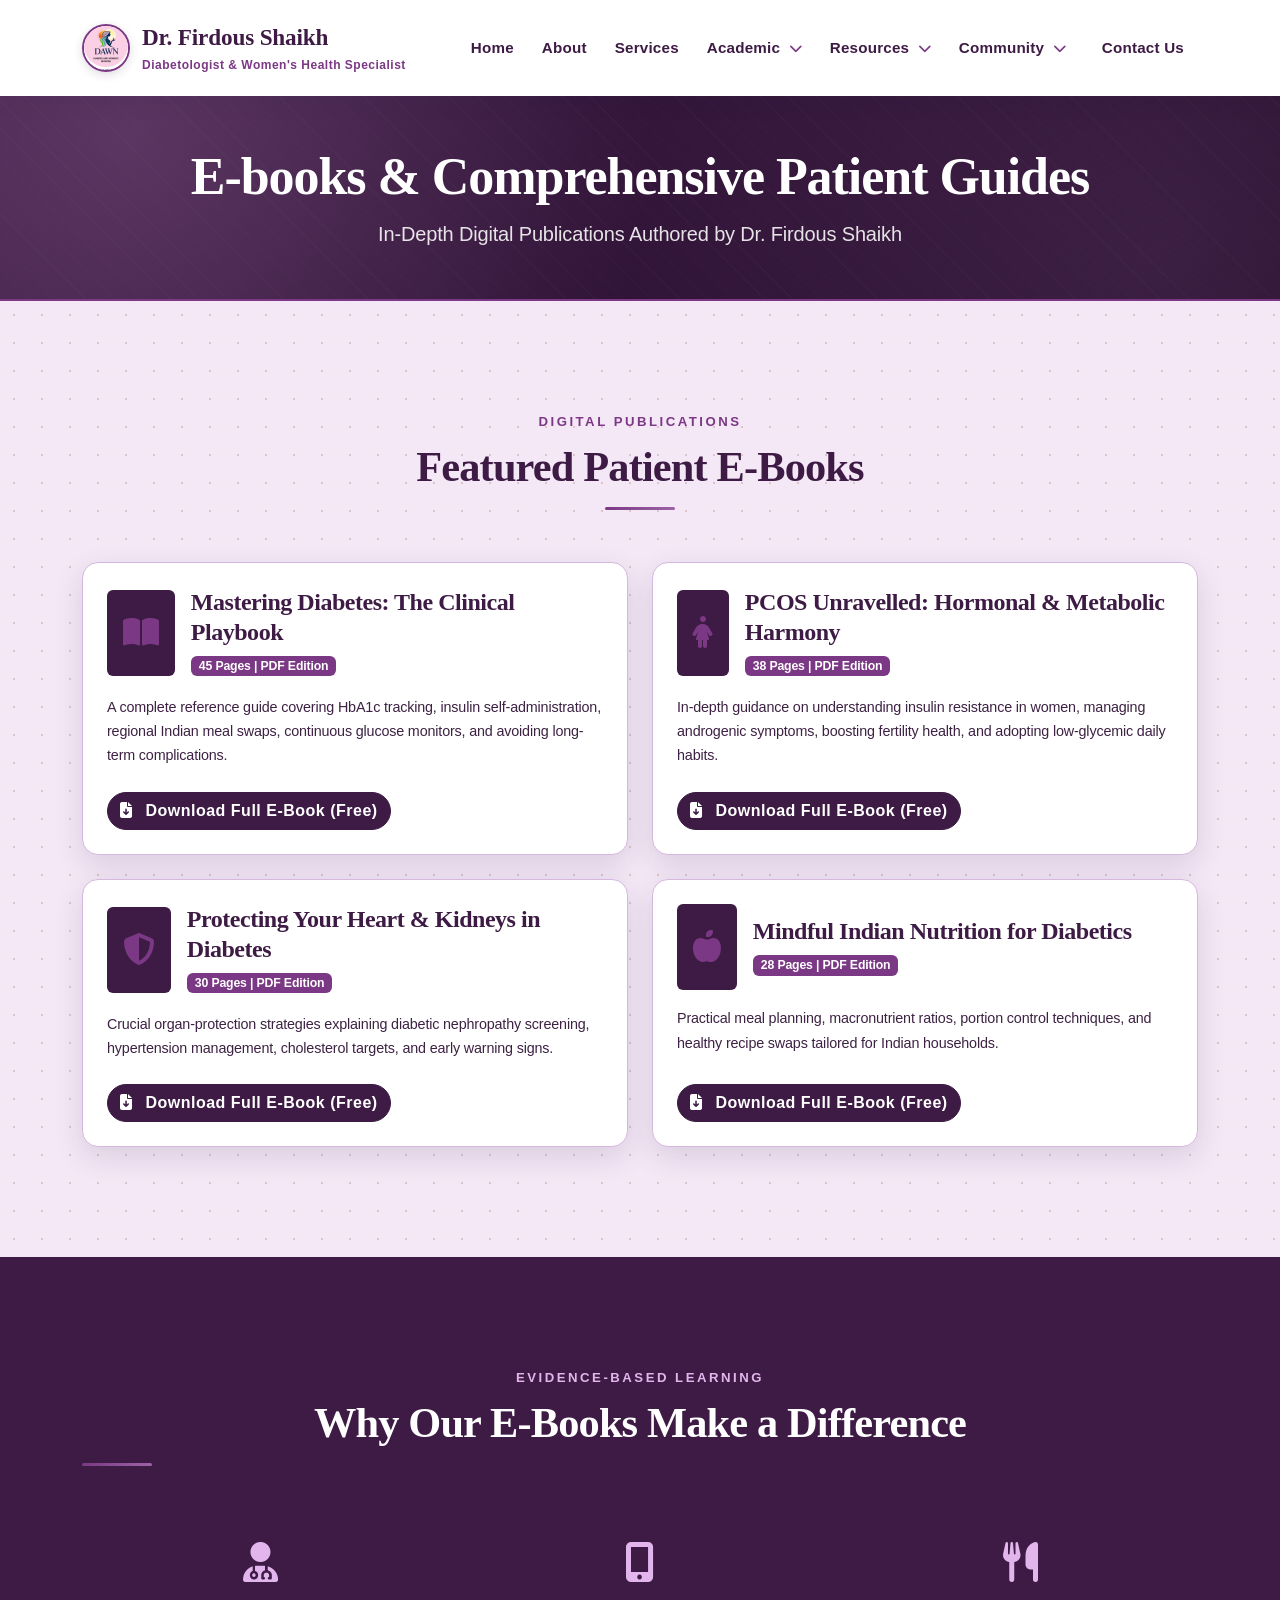
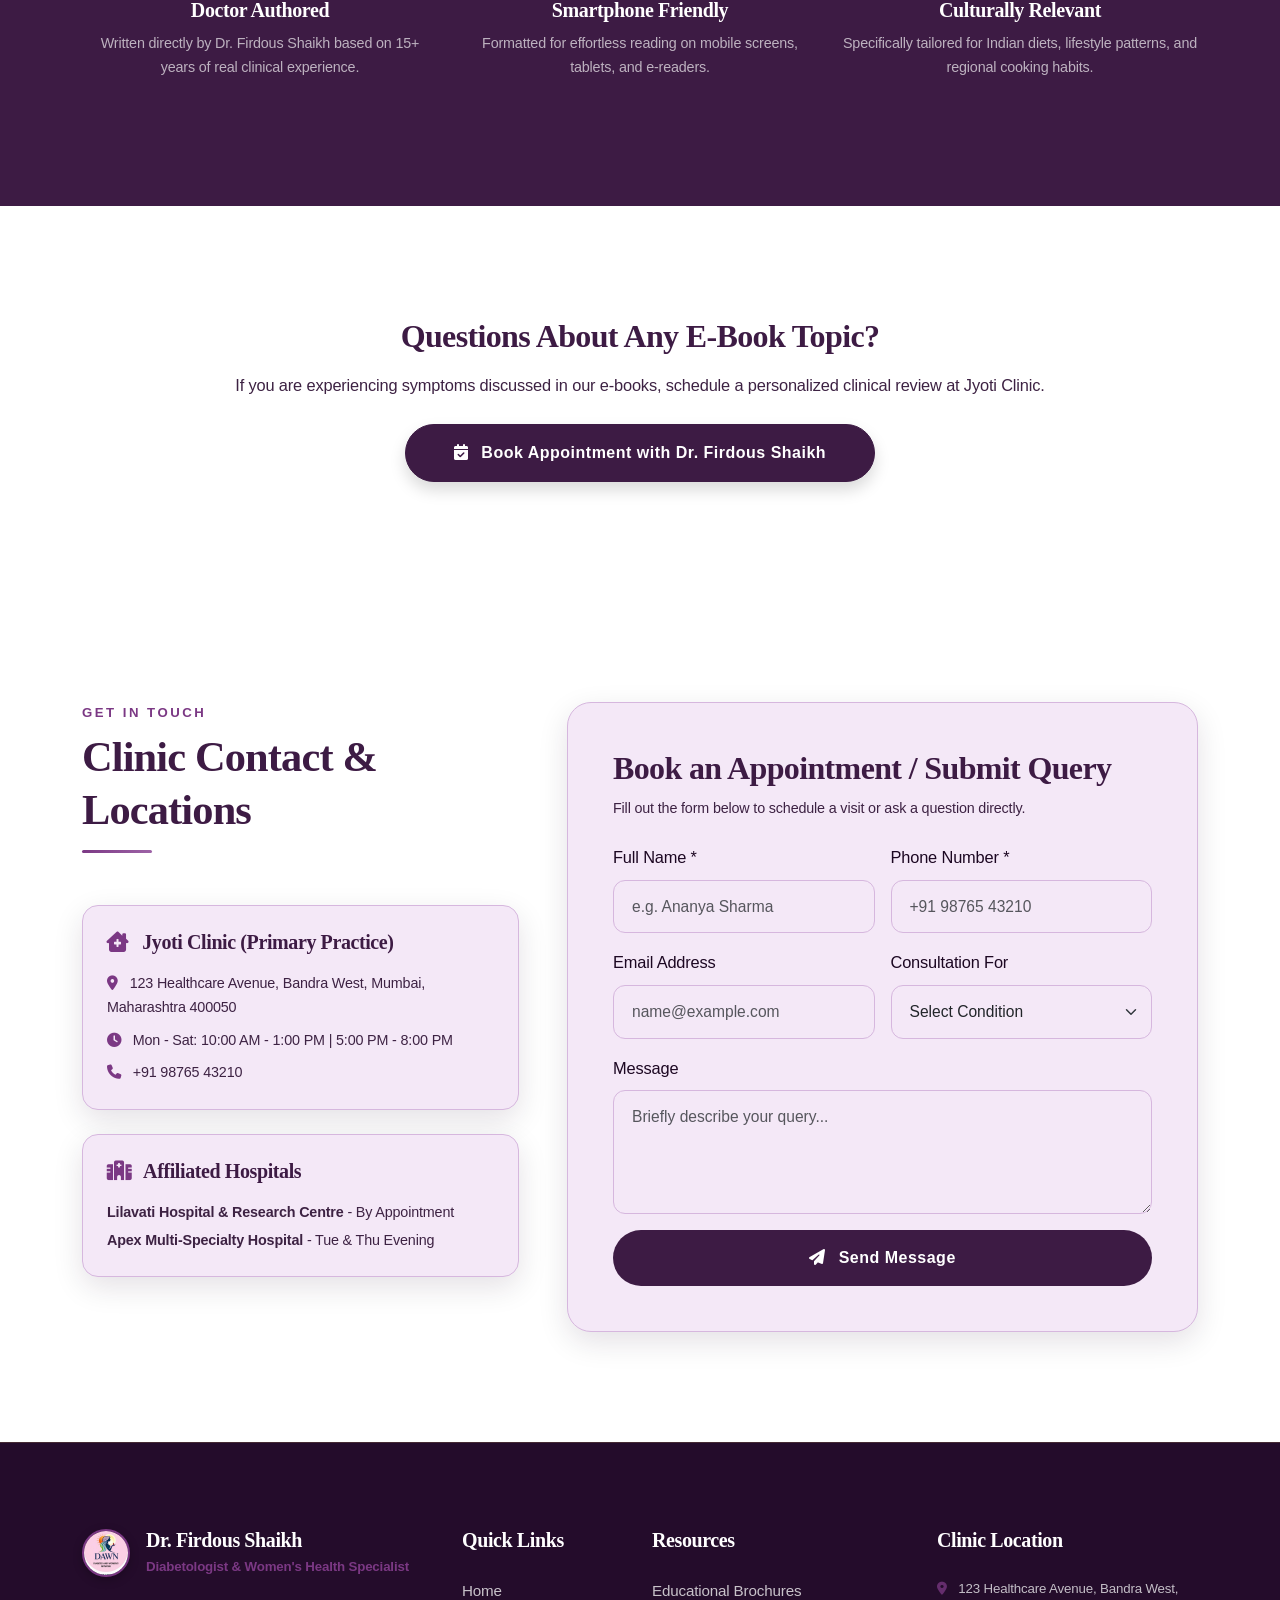
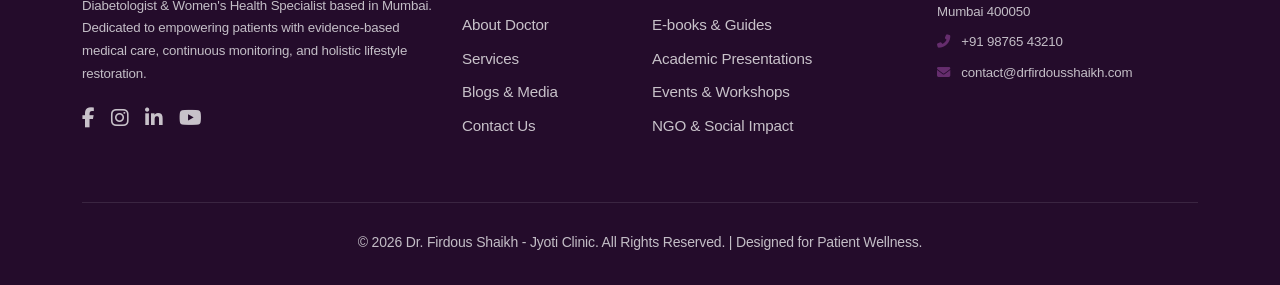
<file: ebooks.html>
<!DOCTYPE html>
<html lang="en">

<head>
  <meta charset="UTF-8">
  <meta name="viewport" content="width=device-width, initial-scale=1.0">
  <title>E-books & Health Guides | Dr. Firdous Shaikh</title>
  <meta name="description" content="Downloadable e-books covering diabetes complications, kidney care, eye health, and metabolic balance.">
  <!-- Favicon -->
  <link rel="icon" type="image/png" href="assets/images/favicon.png">
  <link rel="shortcut icon" href="assets/images/favicon.ico">
  <link rel="apple-touch-icon" sizes="180x180" href="assets/images/apple-touch-icon.png">
  <link rel="preconnect" href="https://fonts.googleapis.com">
  <link rel="preconnect" href="https://fonts.gstatic.com" crossorigin>
  <link href="https://fonts.googleapis.com/css2?family=Plus+Jakarta+Sans:wght@400;500;600;700;800&display=swap" rel="stylesheet">
  <link href="https://cdn.jsdelivr.net/npm/bootstrap@5.3.3/dist/css/bootstrap.min.css" rel="stylesheet">
  <link rel="stylesheet" href="https://cdnjs.cloudflare.com/ajax/libs/font-awesome/6.5.1/css/all.min.css">
  <link rel="stylesheet" href="assets/css/style.css">
</head>

<body>
  <nav class="navbar navbar-expand-xl navbar-custom sticky-top">
    <div class="container">
      <a class="navbar-brand me-auto" href="index.html">
        <img src="assets/images/logo.jpg" alt="DAWN Logo - Dr. Firdous Shaikh" class="navbar-logo-img">
        <div>
          <span class="brand-name">Dr. Firdous Shaikh</span>
          <span class="brand-title">Diabetologist & Women's Health Specialist</span>
        </div>
      </a>
      <button class="navbar-toggler" type="button" data-bs-toggle="collapse" data-bs-target="#mainMenu">
        <span class="navbar-toggler-icon"></span>
      </button>
      <div class="collapse navbar-collapse" id="mainMenu">
        <ul class="navbar-nav ms-auto mb-2 mb-lg-0 align-items-lg-center">
          <li class="nav-item"><a class="nav-link" href="index.html">Home</a></li>
          <li class="nav-item"><a class="nav-link" href="about.html">About</a></li>
          <li class="nav-item"><a class="nav-link" href="services.html">Services</a></li>

          <!-- Academic Dropdown -->
          <li class="nav-item dropdown">
            <a class="nav-link dropdown-toggle" href="#" id="academicDropdown" role="button" data-bs-toggle="dropdown" aria-expanded="false">
              Academic <i class="fas fa-chevron-down ms-1 small text-teal"></i>
            </a>
            <ul class="dropdown-menu" aria-labelledby="academicDropdown">
              <li><a class="dropdown-item" href="academic-presentations.html"><i class="fas fa-graduation-cap me-2 text-teal"></i> Academic Presentations</a></li>
              <li><a class="dropdown-item" href="academic-institute.html"><i class="fas fa-university me-2 text-teal"></i> Academic Institute</a></li>
            </ul>
          </li>

          <!-- Resources Dropdown (Active) -->
          <li class="nav-item dropdown">
            <a class="nav-link dropdown-toggle active" href="#" id="resourcesDropdown" role="button" data-bs-toggle="dropdown" aria-expanded="false">
              Resources <i class="fas fa-chevron-down ms-1 small text-teal"></i>
            </a>
            <ul class="dropdown-menu" aria-labelledby="resourcesDropdown">
              <li><a class="dropdown-item" href="educational.html"><i class="fas fa-file-pdf me-2 text-teal"></i> Educational Brochures</a></li>
              <li><a class="dropdown-item active" href="ebooks.html"><i class="fas fa-book-open me-2 text-teal"></i> E-books & Guides</a></li>
              <li><a class="dropdown-item" href="blogs.html"><i class="fas fa-newspaper me-2 text-teal"></i> Health Blogs & Media</a></li>
            </ul>
          </li>

          <!-- Community Dropdown -->
          <li class="nav-item dropdown">
            <a class="nav-link dropdown-toggle" href="#" id="communityDropdown" role="button" data-bs-toggle="dropdown" aria-expanded="false">
              Community <i class="fas fa-chevron-down ms-1 small text-teal"></i>
            </a>
            <ul class="dropdown-menu" aria-labelledby="communityDropdown">
              <li><a class="dropdown-item" href="ngo-charity.html"><i class="fas fa-hand-holding-heart me-2 text-teal"></i> NGO & Charity Work</a></li>
              <li><a class="dropdown-item" href="community-practice.html"><i class="fas fa-users-line me-2 text-teal"></i> Community Practice</a></li>
              <li><a class="dropdown-item" href="events.html"><i class="fas fa-calendar-alt me-2 text-teal"></i> Events & Workshops</a></li>
              <li><a class="dropdown-item" href="gallery.html"><i class="fas fa-images me-2 text-teal"></i> Photo Gallery</a></li>
            </ul>
          </li>

          <li class="nav-item ms-lg-2 mt-2 mt-lg-0">
            <a class="nav-link btn btn-sm btn-outline-primary px-3 py-2 text-navy" href="contact.html">Contact Us</a>
          </li>
        </ul>
      </div>
    </div>
  </nav>

  <!-- Page Hero (Treatment 2: Solid Dark Navy) -->
  <section class="page-hero-banner bg-solid-navy text-white py-5 text-center">
    <div class="container">
      <h1 class="text-white fw-bold">E-books & Comprehensive Patient Guides</h1>
      <p class="lead mb-0 text-light opacity-90">In-Depth Digital Publications Authored by Dr. Firdous Shaikh</p>
    </div>
  </section>

  <!-- Section 1: E-Book Library (Treatment 1: Ivory + Faint Gold Dot Pattern) -->
  <main class="section-padding pattern-bg-dots">
    <div class="container">
      <div class="section-title text-center">
        <span class="subtitle">Digital Publications</span>
        <h2>Featured Patient E-Books</h2>
        <div class="divider"></div>
      </div>

      <div class="row g-4">
        <!-- Ebook 1 -->
        <div class="col-md-6">
          <div class="card p-4 h-100 shadow-sm rounded-4">
            <div class="d-flex align-items-center mb-3">
              <div class="rounded bg-navy text-teal fs-2 p-3 me-3"><i class="fas fa-book-open"></i></div>
              <div>
                <h4 class="text-navy mb-1">Mastering Diabetes: The Clinical Playbook</h4>
                <span class="badge bg-gold text-white">45 Pages | PDF Edition</span>
              </div>
            </div>
            <p class="text-muted small mb-4">A complete reference guide covering HbA1c tracking, insulin self-administration, regional Indian meal swaps, continuous glucose monitors, and avoiding long-term complications.</p>
            <a href="#" class="btn btn-primary rounded-pill mt-auto align-self-start"><i class="fas fa-file-download me-2"></i> Download Full E-Book (Free)</a>
          </div>
        </div>

        <!-- Ebook 2 -->
        <div class="col-md-6">
          <div class="card p-4 h-100 shadow-sm rounded-4">
            <div class="d-flex align-items-center mb-3">
              <div class="rounded bg-navy text-teal fs-2 p-3 me-3"><i class="fas fa-female"></i></div>
              <div>
                <h4 class="text-navy mb-1">PCOS Unravelled: Hormonal & Metabolic Harmony</h4>
                <span class="badge bg-gold text-white">38 Pages | PDF Edition</span>
              </div>
            </div>
            <p class="text-muted small mb-4">In-depth guidance on understanding insulin resistance in women, managing androgenic symptoms, boosting fertility health, and adopting low-glycemic daily habits.</p>
            <a href="#" class="btn btn-primary rounded-pill mt-auto align-self-start"><i class="fas fa-file-download me-2"></i> Download Full E-Book (Free)</a>
          </div>
        </div>

        <!-- Ebook 3 -->
        <div class="col-md-6">
          <div class="card p-4 h-100 shadow-sm rounded-4">
            <div class="d-flex align-items-center mb-3">
              <div class="rounded bg-navy text-teal fs-2 p-3 me-3"><i class="fas fa-shield-alt"></i></div>
              <div>
                <h4 class="text-navy mb-1">Protecting Your Heart & Kidneys in Diabetes</h4>
                <span class="badge bg-gold text-white">30 Pages | PDF Edition</span>
              </div>
            </div>
            <p class="text-muted small mb-4">Crucial organ-protection strategies explaining diabetic nephropathy screening, hypertension management, cholesterol targets, and early warning signs.</p>
            <a href="#" class="btn btn-primary rounded-pill mt-auto align-self-start"><i class="fas fa-file-download me-2"></i> Download Full E-Book (Free)</a>
          </div>
        </div>

        <!-- Ebook 4 -->
        <div class="col-md-6">
          <div class="card p-4 h-100 shadow-sm rounded-4">
            <div class="d-flex align-items-center mb-3">
              <div class="rounded bg-navy text-teal fs-2 p-3 me-3"><i class="fas fa-apple-alt"></i></div>
              <div>
                <h4 class="text-navy mb-1">Mindful Indian Nutrition for Diabetics</h4>
                <span class="badge bg-gold text-white">28 Pages | PDF Edition</span>
              </div>
            </div>
            <p class="text-muted small mb-4">Practical meal planning, macronutrient ratios, portion control techniques, and healthy recipe swaps tailored for Indian households.</p>
            <a href="#" class="btn btn-primary rounded-pill mt-auto align-self-start"><i class="fas fa-file-download me-2"></i> Download Full E-Book (Free)</a>
          </div>
        </div>
      </div>
    </div>
  </main>

  <!-- Section 2: Why Read Our Guides (Treatment 2: Solid Dark Navy) -->
  <section class="section-padding bg-solid-navy">
    <div class="container text-center">
      <div class="section-title">
        <span class="subtitle">Evidence-Based Learning</span>
        <h2>Why Our E-Books Make a Difference</h2>
        <div class="divider"></div>
      </div>
      <div class="row g-4 mt-2">
        <div class="col-md-4">
          <i class="fas fa-user-md text-teal fs-1 mb-3"></i>
          <h5 class="text-white mb-2">Doctor Authored</h5>
          <p class="small text-light opacity-75">Written directly by Dr. Firdous Shaikh based on 15+ years of real clinical experience.</p>
        </div>
        <div class="col-md-4">
          <i class="fas fa-mobile-alt text-teal fs-1 mb-3"></i>
          <h5 class="text-white mb-2">Smartphone Friendly</h5>
          <p class="small text-light opacity-75">Formatted for effortless reading on mobile screens, tablets, and e-readers.</p>
        </div>
        <div class="col-md-4">
          <i class="fas fa-utensils text-teal fs-1 mb-3"></i>
          <h5 class="text-white mb-2">Culturally Relevant</h5>
          <p class="small text-light opacity-75">Specifically tailored for Indian diets, lifestyle patterns, and regional cooking habits.</p>
        </div>
      </div>
    </div>
  </section>

  <!-- Section 3: Consultation CTA (Treatment 3: Plain Clean White) -->
  <section class="section-padding bg-plain-clean text-center">
    <div class="container">
      <h3 class="text-navy mb-3">Questions About Any E-Book Topic?</h3>
      <p class="text-muted mb-4 max-w-700 mx-auto">
        If you are experiencing symptoms discussed in our e-books, schedule a personalized clinical review at Jyoti Clinic.
      </p>
      <a href="contact.html" class="btn btn-primary rounded-pill px-5 py-3 shadow">
        <i class="fas fa-calendar-check me-2"></i> Book Appointment with Dr. Firdous Shaikh
      </a>
    </div>
  </section>

    <!-- ==========================================
       CONTACT INFO & APPOINTMENT FORM
       ========================================== -->
  <section class="section-padding bg-plain-clean" id="contactSection">
    <div class="container">
      <div class="row g-5">
        <!-- Contact Details -->
        <div class="col-lg-5">
          <div class="section-title">
            <span class="subtitle">Get In Touch</span>
            <h2>Clinic Contact & Locations</h2>
            <div class="divider"></div>
          </div>

          <div class="card border-0 shadow-sm rounded-4 p-4 mb-4" style="background:#ffffff; border:1px solid var(--cream-border)!important;">
            <h5 class="text-navy mb-3 fw-bold"><i class="fas fa-clinic-medical text-teal me-2"></i> Jyoti Clinic (Primary Practice)</h5>
            <p class="text-muted small mb-2"><i class="fas fa-map-marker-alt text-teal me-2"></i> 123 Healthcare Avenue, Bandra West, Mumbai, Maharashtra 400050</p>
            <p class="text-muted small mb-2"><i class="fas fa-clock text-teal me-2"></i> Mon - Sat: 10:00 AM - 1:00 PM | 5:00 PM - 8:00 PM</p>
            <p class="text-muted small mb-0"><i class="fas fa-phone text-teal me-2"></i> +91 98765 43210</p>
          </div>

          <div class="card border-0 shadow-sm rounded-4 p-4" style="background:#ffffff; border:1px solid var(--cream-border)!important;">
            <h5 class="text-navy mb-3"><i class="fas fa-hospital text-teal me-2"></i> Affiliated Hospitals</h5>
            <p class="text-muted small mb-1"><strong>Lilavati Hospital & Research Centre</strong> - By Appointment</p>
            <p class="text-muted small mb-0"><strong>Apex Multi-Specialty Hospital</strong> - Tue & Thu Evening</p>
          </div>
        </div>

        <!-- Contact Form -->
        <div class="col-lg-7">
          <div class="contact-form-card">
            <h3 class="text-navy mb-2">Book an Appointment / Submit Query</h3>
            <p class="text-muted small mb-4">Fill out the form below to schedule a visit or ask a question directly.</p>

            <form class="mainContactForm">
              <!-- Honeypot Field for Spam Protection -->
              <input type="text" name="website_hp" style="display:none !important;" tabindex="-1" autocomplete="off">

              <div class="row g-3">
                <div class="col-md-6">
                  <label class="form-label font-weight-600">Full Name *</label>
                  <input type="text" class="form-control" placeholder="e.g. Ananya Sharma" required>
                </div>
                <div class="col-md-6">
                  <label class="form-label font-weight-600">Phone Number *</label>
                  <input type="tel" class="form-control" placeholder="+91 98765 43210" required>
                </div>
                <div class="col-md-6">
                  <label class="form-label font-weight-600">Email Address</label>
                  <input type="email" class="form-control" placeholder="name@example.com">
                </div>
                <div class="col-md-6">
                  <label class="form-label font-weight-600">Consultation For</label>
                  <select class="form-select">
                    <option selected>Select Condition</option>
                    <option value="Diabetes">Diabetes Care</option>
                    <option value="PCOS">Women's Health / PCOS</option>
                    <option value="Gestational">Gestational Diabetes</option>
                    <option value="Thyroid">Thyroid & Endocrine</option>
                    <option value="General">General Consultation</option>
                  </select>
                </div>
                <div class="col-12">
                  <label class="form-label font-weight-600">Message</label>
                  <textarea class="form-control" rows="4" placeholder="Briefly describe your query..."></textarea>
                </div>
                <div class="col-12">
                  <button type="submit" class="btn btn-primary bg-navy border-0 rounded-pill px-5 py-3 w-100 font-weight-bold">
                    <i class="fas fa-paper-plane me-2"></i> Send Message
                  </button>
                </div>
              </div>
              <div class="formFeedback mt-3 text-center d-none"></div>
            </form>
          </div>
        </div>
      </div>
    </div>
  </section>

  <!-- ==========================================
       FOOTER
       ========================================== -->
  <footer class="footer-custom">
    <div class="container">
      <div class="row g-4">
        <div class="col-lg-4 col-md-6">
          <div class="d-flex align-items-center gap-3 mb-3">
            <img src="assets/images/logo.jpg" alt="DAWN Logo - Dr. Firdous Shaikh" class="footer-logo-img">
            <div>
              <h5 class="mb-0 text-white font-serif fw-bold">Dr. Firdous Shaikh</h5>
              <span class="small text-gold fw-semibold">Diabetologist & Women's Health Specialist</span>
            </div>
          </div>
          <p class="small text-light opacity-75">
            Diabetologist & Women's Health Specialist based in Mumbai. Dedicated to empowering patients with evidence-based medical care, continuous monitoring, and holistic lifestyle restoration.
          </p>
          <div class="d-flex gap-3 fs-5 mt-3 text-teal">
            <a href="#" class="text-white opacity-75 hover-gold"><i class="fab fa-facebook-f"></i></a>
            <a href="#" class="text-white opacity-75 hover-gold"><i class="fab fa-instagram"></i></a>
            <a href="#" class="text-white opacity-75 hover-gold"><i class="fab fa-linkedin-in"></i></a>
            <a href="#" class="text-white opacity-75 hover-gold"><i class="fab fa-youtube"></i></a>
          </div>
        </div>

        <div class="col-lg-2 col-md-6">
          <h5>Quick Links</h5>
          <ul class="list-unstyled mb-0">
            <li class="mb-2"><a href="index.html">Home</a></li>
            <li class="mb-2"><a href="about.html">About Doctor</a></li>
            <li class="mb-2"><a href="services.html">Services</a></li>
            <li class="mb-2"><a href="blogs.html">Blogs & Media</a></li>
            <li class="mb-2"><a href="contact.html">Contact Us</a></li>
          </ul>
        </div>

        <div class="col-lg-3 col-md-6">
          <h5>Resources</h5>
          <ul class="list-unstyled mb-0">
            <li class="mb-2"><a href="educational.html">Educational Brochures</a></li>
            <li class="mb-2"><a href="ebooks.html">E-books & Guides</a></li>
            <li class="mb-2"><a href="academic-presentations.html">Academic Presentations</a></li>
            <li class="mb-2"><a href="events.html">Events & Workshops</a></li>
            <li class="mb-2"><a href="ngo-charity.html">NGO & Social Impact</a></li>
          </ul>
        </div>

        <div class="col-lg-3 col-md-6">
          <h5>Clinic Location</h5>
          <p class="small text-light opacity-75 mb-2">
            <i class="fas fa-map-marker-alt text-teal me-2"></i> 123 Healthcare Avenue, Bandra West, Mumbai 400050
          </p>
          <p class="small text-light opacity-75 mb-2">
            <i class="fas fa-phone-alt text-teal me-2"></i> +91 98765 43210
          </p>
          <p class="small text-light opacity-75">
            <i class="fas fa-envelope text-teal me-2"></i> contact@drfirdousshaikh.com
          </p>
        </div>
      </div>

      <div class="footer-bottom text-center">
        <p class="mb-0 text-light opacity-75">
          &copy; 2026 Dr. Firdous Shaikh - Jyoti Clinic. All Rights Reserved. | Designed for Patient Wellness.
        </p>
      </div>
    </div>
  </footer>

  <script src="https://cdn.jsdelivr.net/npm/bootstrap@5.3.3/dist/js/bootstrap.bundle.min.js"></script>
  <script src="assets/js/main.js"></script>
</body>

</html>
</file>
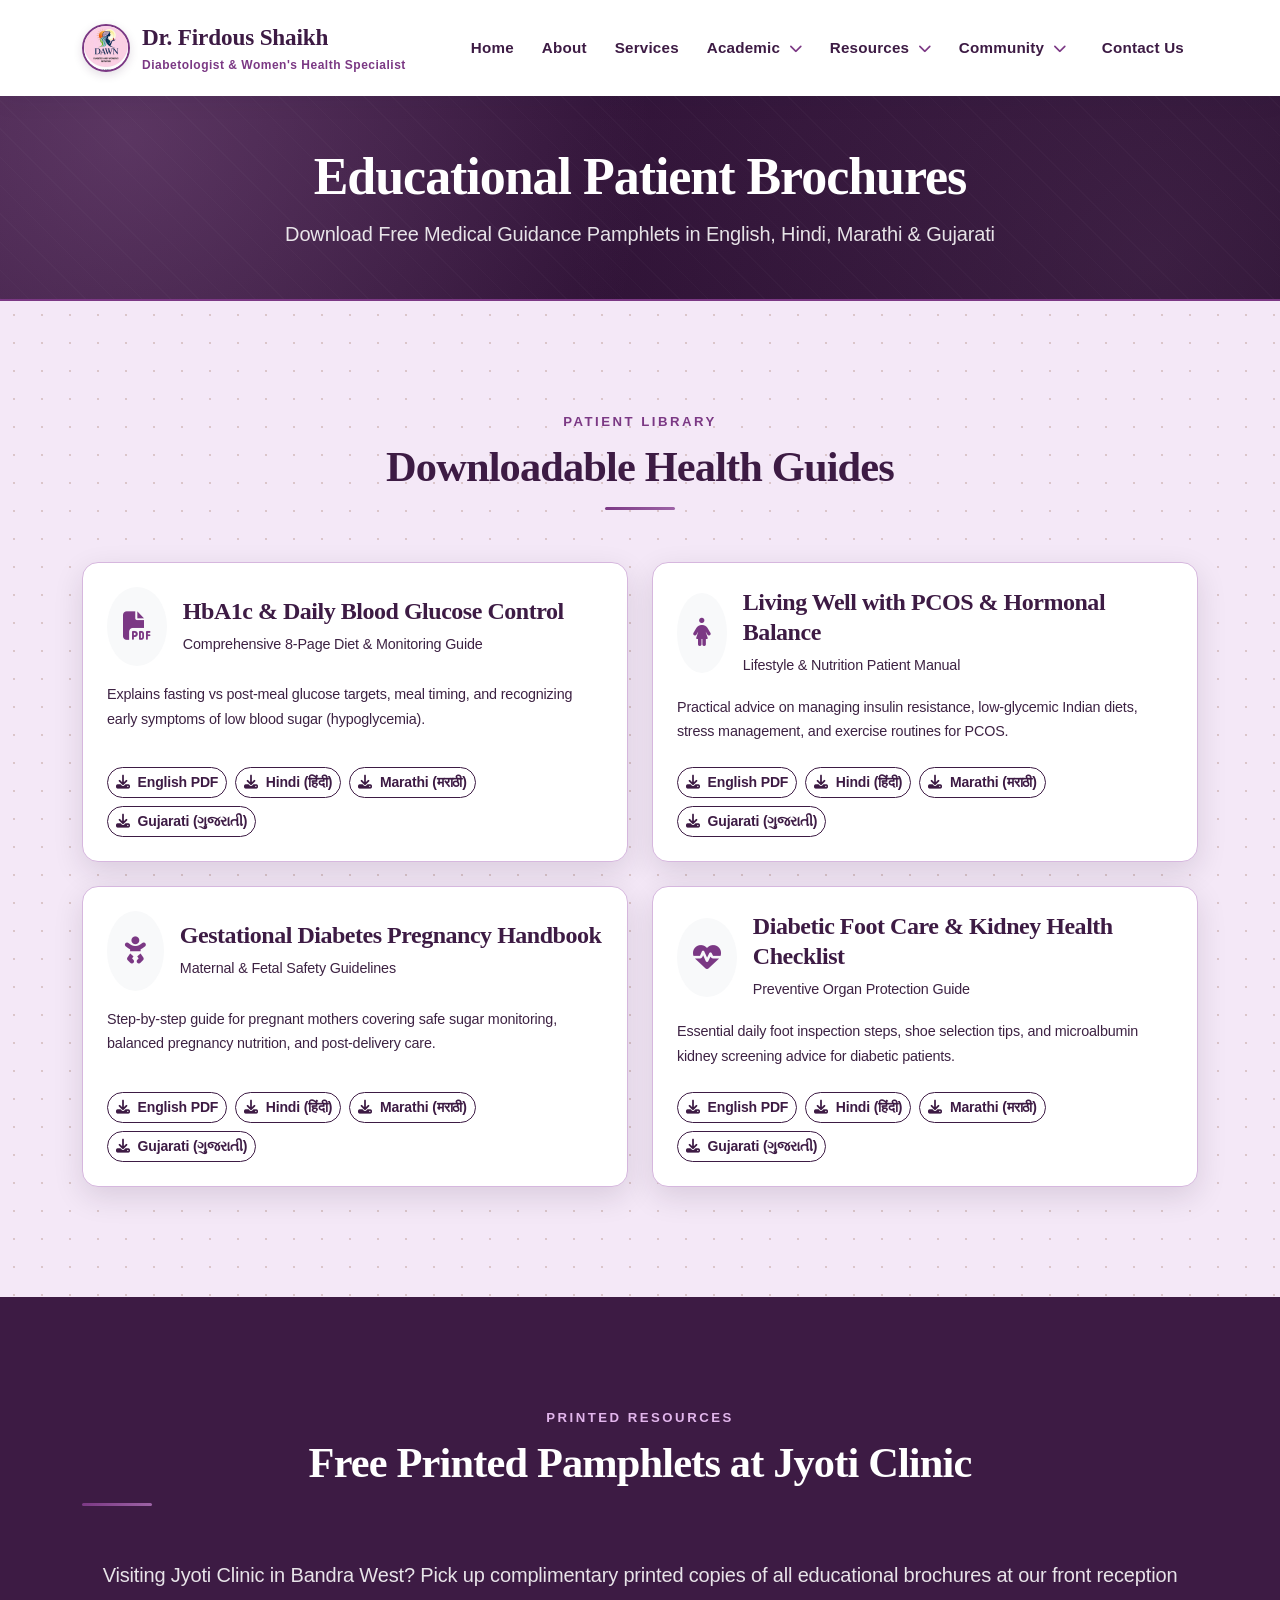
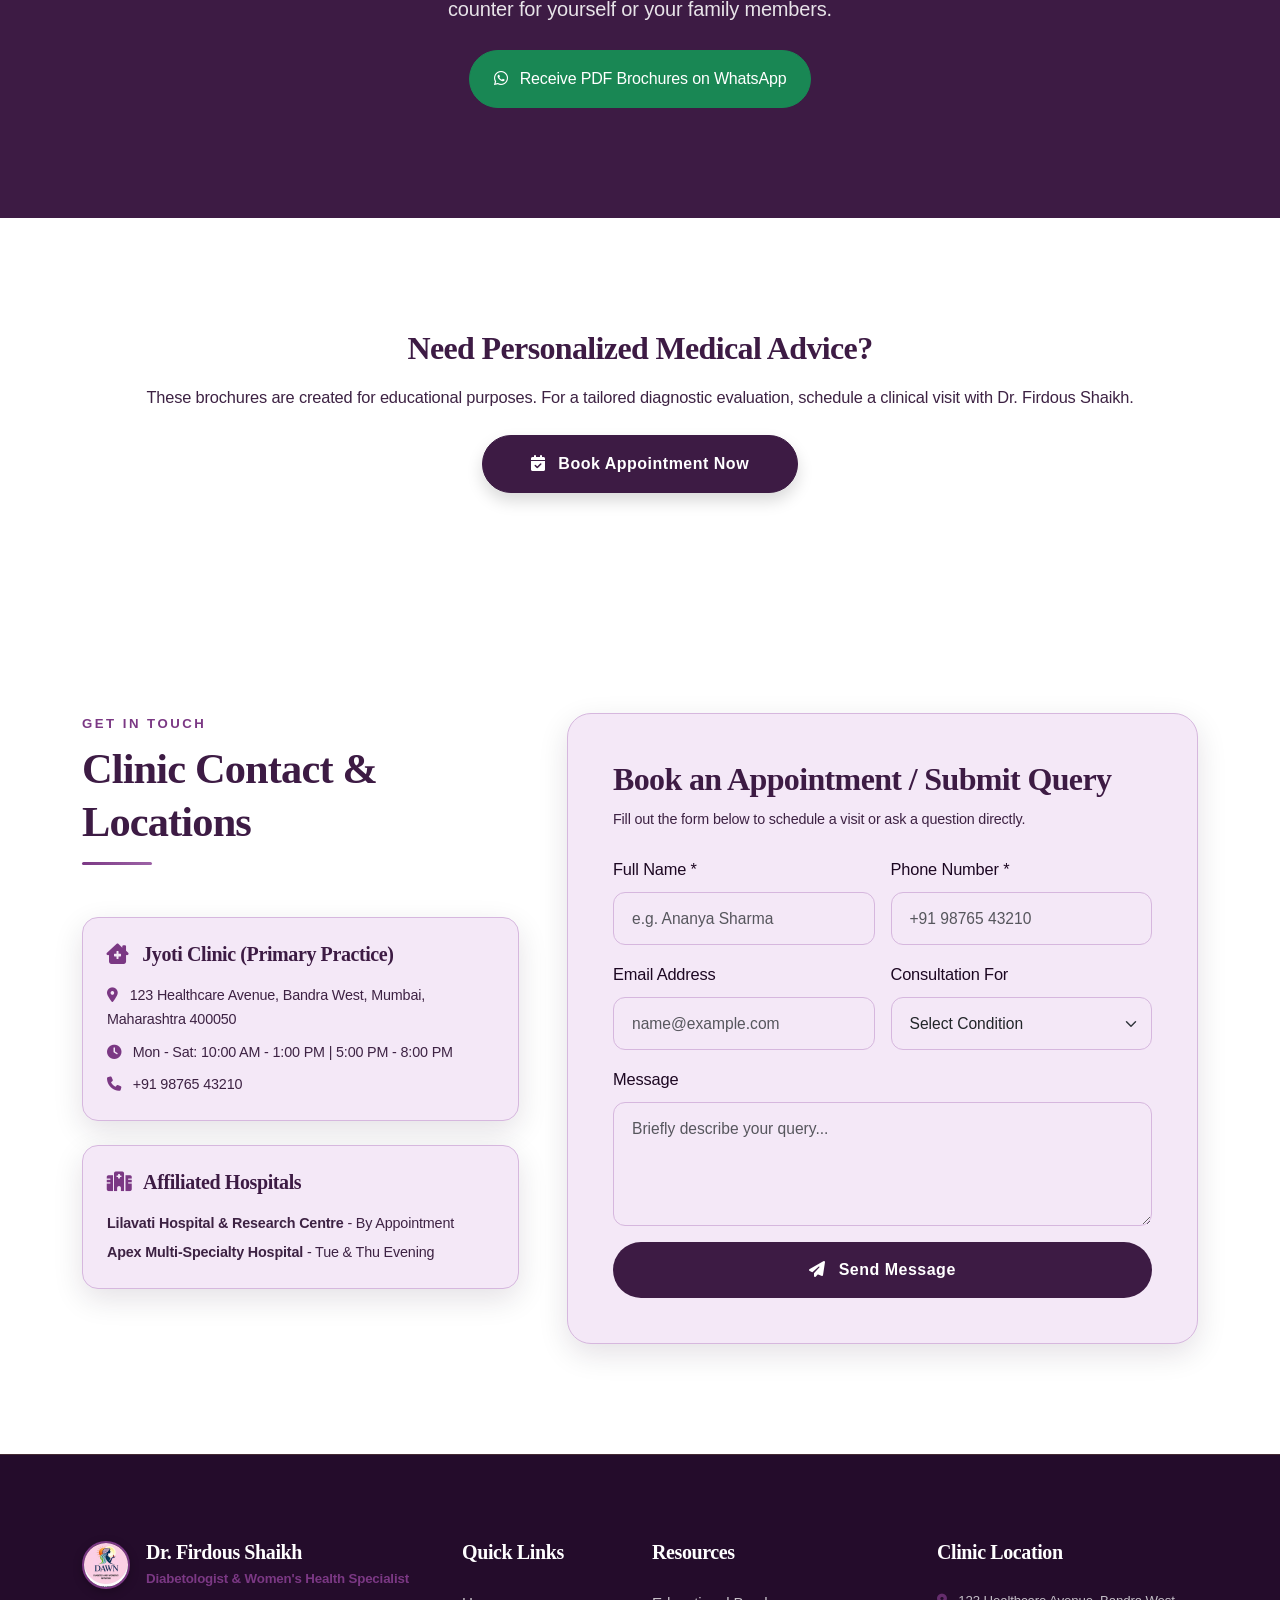
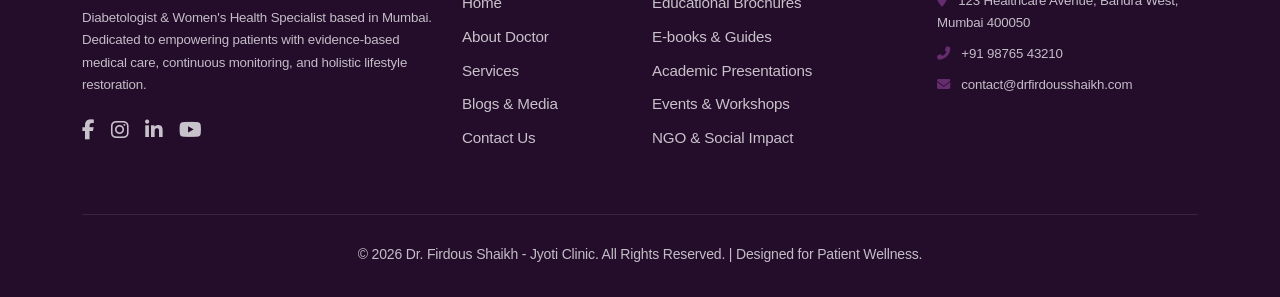
<file: educational.html>
<!DOCTYPE html>
<html lang="en">

<head>
  <meta charset="UTF-8">
  <meta name="viewport" content="width=device-width, initial-scale=1.0">
  <title>Educational Patient Brochures | Dr. Firdous Shaikh</title>
  <meta name="description" content="Download patient awareness brochures in 4 languages covering Diabetes, Hypertension, and CKD.">
  <!-- Favicon -->
  <link rel="icon" type="image/png" href="assets/images/favicon.png">
  <link rel="shortcut icon" href="assets/images/favicon.ico">
  <link rel="apple-touch-icon" sizes="180x180" href="assets/images/apple-touch-icon.png">
  <link rel="preconnect" href="https://fonts.googleapis.com">
  <link rel="preconnect" href="https://fonts.gstatic.com" crossorigin>
  <link href="https://fonts.googleapis.com/css2?family=Plus+Jakarta+Sans:wght@400;500;600;700;800&display=swap" rel="stylesheet">
  <link href="https://cdn.jsdelivr.net/npm/bootstrap@5.3.3/dist/css/bootstrap.min.css" rel="stylesheet">
  <link rel="stylesheet" href="https://cdnjs.cloudflare.com/ajax/libs/font-awesome/6.5.1/css/all.min.css">
  <link rel="stylesheet" href="assets/css/style.css">
</head>

<body>
  <nav class="navbar navbar-expand-xl navbar-custom sticky-top">
    <div class="container">
      <a class="navbar-brand me-auto" href="index.html">
        <img src="assets/images/logo.jpg" alt="DAWN Logo - Dr. Firdous Shaikh" class="navbar-logo-img">
        <div>
          <span class="brand-name">Dr. Firdous Shaikh</span>
          <span class="brand-title">Diabetologist & Women's Health Specialist</span>
        </div>
      </a>
      <button class="navbar-toggler" type="button" data-bs-toggle="collapse" data-bs-target="#mainMenu">
        <span class="navbar-toggler-icon"></span>
      </button>
      <div class="collapse navbar-collapse" id="mainMenu">
        <ul class="navbar-nav ms-auto mb-2 mb-lg-0 align-items-lg-center">
          <li class="nav-item"><a class="nav-link" href="index.html">Home</a></li>
          <li class="nav-item"><a class="nav-link" href="about.html">About</a></li>
          <li class="nav-item"><a class="nav-link" href="services.html">Services</a></li>

          <!-- Academic Dropdown -->
          <li class="nav-item dropdown">
            <a class="nav-link dropdown-toggle" href="#" id="academicDropdown" role="button" data-bs-toggle="dropdown" aria-expanded="false">
              Academic <i class="fas fa-chevron-down ms-1 small text-teal"></i>
            </a>
            <ul class="dropdown-menu" aria-labelledby="academicDropdown">
              <li><a class="dropdown-item" href="academic-presentations.html"><i class="fas fa-graduation-cap me-2 text-teal"></i> Academic Presentations</a></li>
              <li><a class="dropdown-item" href="academic-institute.html"><i class="fas fa-university me-2 text-teal"></i> Academic Institute</a></li>
            </ul>
          </li>

          <!-- Resources Dropdown (Active) -->
          <li class="nav-item dropdown">
            <a class="nav-link dropdown-toggle active" href="#" id="resourcesDropdown" role="button" data-bs-toggle="dropdown" aria-expanded="false">
              Resources <i class="fas fa-chevron-down ms-1 small text-teal"></i>
            </a>
            <ul class="dropdown-menu" aria-labelledby="resourcesDropdown">
              <li><a class="dropdown-item active" href="educational.html"><i class="fas fa-file-pdf me-2 text-teal"></i> Educational Brochures</a></li>
              <li><a class="dropdown-item" href="ebooks.html"><i class="fas fa-book-open me-2 text-teal"></i> E-books & Guides</a></li>
              <li><a class="dropdown-item" href="blogs.html"><i class="fas fa-newspaper me-2 text-teal"></i> Health Blogs & Media</a></li>
            </ul>
          </li>

          <!-- Community Dropdown -->
          <li class="nav-item dropdown">
            <a class="nav-link dropdown-toggle" href="#" id="communityDropdown" role="button" data-bs-toggle="dropdown" aria-expanded="false">
              Community <i class="fas fa-chevron-down ms-1 small text-teal"></i>
            </a>
            <ul class="dropdown-menu" aria-labelledby="communityDropdown">
              <li><a class="dropdown-item" href="ngo-charity.html"><i class="fas fa-hand-holding-heart me-2 text-teal"></i> NGO & Charity Work</a></li>
              <li><a class="dropdown-item" href="community-practice.html"><i class="fas fa-users-line me-2 text-teal"></i> Community Practice</a></li>
              <li><a class="dropdown-item" href="events.html"><i class="fas fa-calendar-alt me-2 text-teal"></i> Events & Workshops</a></li>
              <li><a class="dropdown-item" href="gallery.html"><i class="fas fa-images me-2 text-teal"></i> Photo Gallery</a></li>
            </ul>
          </li>

          <li class="nav-item ms-lg-2 mt-2 mt-lg-0">
            <a class="nav-link btn btn-sm btn-outline-primary px-3 py-2 text-navy" href="contact.html">Contact Us</a>
          </li>
        </ul>
      </div>
    </div>
  </nav>

  <!-- Page Hero (Treatment 2: Solid Dark Navy) -->
  <section class="page-hero-banner bg-solid-navy text-white py-5 text-center">
    <div class="container">
      <h1 class="text-white fw-bold">Educational Patient Brochures</h1>
      <p class="lead mb-0 text-light opacity-90">Download Free Medical Guidance Pamphlets in English, Hindi, Marathi & Gujarati</p>
    </div>
  </section>

  <!-- Section 1: Brochure Library (Treatment 1: Ivory + Faint Gold Dot Pattern) -->
  <main class="section-padding pattern-bg-dots">
    <div class="container">
      <div class="section-title text-center">
        <span class="subtitle">Patient Library</span>
        <h2>Downloadable Health Guides</h2>
        <div class="divider"></div>
      </div>

      <div class="row g-4">
        <!-- Brochure 1 -->
        <div class="col-md-6">
          <div class="card p-4 h-100 shadow-sm rounded-4">
            <div class="d-flex align-items-center mb-3">
              <div class="rounded-circle bg-light text-teal fs-3 p-3 me-3"><i class="fas fa-file-pdf"></i></div>
              <div>
                <h4 class="text-navy mb-1">HbA1c & Daily Blood Glucose Control</h4>
                <small class="text-muted">Comprehensive 8-Page Diet & Monitoring Guide</small>
              </div>
            </div>
            <p class="text-muted small mb-4">Explains fasting vs post-meal glucose targets, meal timing, and recognizing early symptoms of low blood sugar (hypoglycemia).</p>
            <div class="d-flex gap-2 flex-wrap mt-auto">
              <a href="#" class="btn btn-sm btn-outline-primary rounded-pill"><i class="fas fa-download me-1"></i> English PDF</a>
              <a href="#" class="btn btn-sm btn-outline-primary rounded-pill"><i class="fas fa-download me-1"></i> Hindi (हिंदी)</a>
              <a href="#" class="btn btn-sm btn-outline-primary rounded-pill"><i class="fas fa-download me-1"></i> Marathi (मराठी)</a>
              <a href="#" class="btn btn-sm btn-outline-primary rounded-pill"><i class="fas fa-download me-1"></i> Gujarati (ગુજરાતી)</a>
            </div>
          </div>
        </div>

        <!-- Brochure 2 -->
        <div class="col-md-6">
          <div class="card p-4 h-100 shadow-sm rounded-4">
            <div class="d-flex align-items-center mb-3">
              <div class="rounded-circle bg-light text-teal fs-3 p-3 me-3"><i class="fas fa-female"></i></div>
              <div>
                <h4 class="text-navy mb-1">Living Well with PCOS & Hormonal Balance</h4>
                <small class="text-muted">Lifestyle & Nutrition Patient Manual</small>
              </div>
            </div>
            <p class="text-muted small mb-4">Practical advice on managing insulin resistance, low-glycemic Indian diets, stress management, and exercise routines for PCOS.</p>
            <div class="d-flex gap-2 flex-wrap mt-auto">
              <a href="#" class="btn btn-sm btn-outline-primary rounded-pill"><i class="fas fa-download me-1"></i> English PDF</a>
              <a href="#" class="btn btn-sm btn-outline-primary rounded-pill"><i class="fas fa-download me-1"></i> Hindi (हिंदी)</a>
              <a href="#" class="btn btn-sm btn-outline-primary rounded-pill"><i class="fas fa-download me-1"></i> Marathi (मराठी)</a>
              <a href="#" class="btn btn-sm btn-outline-primary rounded-pill"><i class="fas fa-download me-1"></i> Gujarati (ગુજરાતી)</a>
            </div>
          </div>
        </div>

        <!-- Brochure 3 -->
        <div class="col-md-6">
          <div class="card p-4 h-100 shadow-sm rounded-4">
            <div class="d-flex align-items-center mb-3">
              <div class="rounded-circle bg-light text-teal fs-3 p-3 me-3"><i class="fas fa-baby"></i></div>
              <div>
                <h4 class="text-navy mb-1">Gestational Diabetes Pregnancy Handbook</h4>
                <small class="text-muted">Maternal & Fetal Safety Guidelines</small>
              </div>
            </div>
            <p class="text-muted small mb-4">Step-by-step guide for pregnant mothers covering safe sugar monitoring, balanced pregnancy nutrition, and post-delivery care.</p>
            <div class="d-flex gap-2 flex-wrap mt-auto">
              <a href="#" class="btn btn-sm btn-outline-primary rounded-pill"><i class="fas fa-download me-1"></i> English PDF</a>
              <a href="#" class="btn btn-sm btn-outline-primary rounded-pill"><i class="fas fa-download me-1"></i> Hindi (हिंदी)</a>
              <a href="#" class="btn btn-sm btn-outline-primary rounded-pill"><i class="fas fa-download me-1"></i> Marathi (मराठी)</a>
              <a href="#" class="btn btn-sm btn-outline-primary rounded-pill"><i class="fas fa-download me-1"></i> Gujarati (ગુજરાતી)</a>
            </div>
          </div>
        </div>

        <!-- Brochure 4 -->
        <div class="col-md-6">
          <div class="card p-4 h-100 shadow-sm rounded-4">
            <div class="d-flex align-items-center mb-3">
              <div class="rounded-circle bg-light text-teal fs-3 p-3 me-3"><i class="fas fa-heartbeat"></i></div>
              <div>
                <h4 class="text-navy mb-1">Diabetic Foot Care & Kidney Health Checklist</h4>
                <small class="text-muted">Preventive Organ Protection Guide</small>
              </div>
            </div>
            <p class="text-muted small mb-4">Essential daily foot inspection steps, shoe selection tips, and microalbumin kidney screening advice for diabetic patients.</p>
            <div class="d-flex gap-2 flex-wrap mt-auto">
              <a href="#" class="btn btn-sm btn-outline-primary rounded-pill"><i class="fas fa-download me-1"></i> English PDF</a>
              <a href="#" class="btn btn-sm btn-outline-primary rounded-pill"><i class="fas fa-download me-1"></i> Hindi (हिंदी)</a>
              <a href="#" class="btn btn-sm btn-outline-primary rounded-pill"><i class="fas fa-download me-1"></i> Marathi (मराठी)</a>
              <a href="#" class="btn btn-sm btn-outline-primary rounded-pill"><i class="fas fa-download me-1"></i> Gujarati (ગુજરાતી)</a>
            </div>
          </div>
        </div>
      </div>
    </div>
  </main>

  <!-- Section 2: Hardcopies at Jyoti Clinic (Treatment 2: Solid Dark Navy) -->
  <section class="section-padding bg-solid-navy">
    <div class="container text-center">
      <div class="section-title">
        <span class="subtitle">Printed Resources</span>
        <h2>Free Printed Pamphlets at Jyoti Clinic</h2>
        <div class="divider"></div>
      </div>
      <p class="lead text-light opacity-90 max-w-700 mx-auto mb-4">
        Visiting Jyoti Clinic in Bandra West? Pick up complimentary printed copies of all educational brochures at our front reception counter for yourself or your family members.
      </p>
      <a href="https://wa.me/919876543210?text=Hello%20Doctor,%20please%20send%20me%20educational%20brochures%20on%20WhatsApp." target="_blank" class="btn btn-success rounded-pill px-4 py-3">
        <i class="fab fa-whatsapp me-2"></i> Receive PDF Brochures on WhatsApp
      </a>
    </div>
  </section>

  <!-- Section 3: Patient Care Contact CTA (Treatment 3: Plain Clean White) -->
  <section class="section-padding bg-plain-clean text-center">
    <div class="container">
      <h3 class="text-navy mb-3">Need Personalized Medical Advice?</h3>
      <p class="text-muted mb-4 max-w-700 mx-auto">
        These brochures are created for educational purposes. For a tailored diagnostic evaluation, schedule a clinical visit with Dr. Firdous Shaikh.
      </p>
      <a href="contact.html" class="btn btn-primary rounded-pill px-5 py-3 shadow">
        <i class="fas fa-calendar-check me-2"></i> Book Appointment Now
      </a>
    </div>
  </section>

    <!-- ==========================================
       CONTACT INFO & APPOINTMENT FORM
       ========================================== -->
  <section class="section-padding bg-plain-clean" id="contactSection">
    <div class="container">
      <div class="row g-5">
        <!-- Contact Details -->
        <div class="col-lg-5">
          <div class="section-title">
            <span class="subtitle">Get In Touch</span>
            <h2>Clinic Contact & Locations</h2>
            <div class="divider"></div>
          </div>

          <div class="card border-0 shadow-sm rounded-4 p-4 mb-4" style="background:#ffffff; border:1px solid var(--cream-border)!important;">
            <h5 class="text-navy mb-3 fw-bold"><i class="fas fa-clinic-medical text-teal me-2"></i> Jyoti Clinic (Primary Practice)</h5>
            <p class="text-muted small mb-2"><i class="fas fa-map-marker-alt text-teal me-2"></i> 123 Healthcare Avenue, Bandra West, Mumbai, Maharashtra 400050</p>
            <p class="text-muted small mb-2"><i class="fas fa-clock text-teal me-2"></i> Mon - Sat: 10:00 AM - 1:00 PM | 5:00 PM - 8:00 PM</p>
            <p class="text-muted small mb-0"><i class="fas fa-phone text-teal me-2"></i> +91 98765 43210</p>
          </div>

          <div class="card border-0 shadow-sm rounded-4 p-4" style="background:#ffffff; border:1px solid var(--cream-border)!important;">
            <h5 class="text-navy mb-3"><i class="fas fa-hospital text-teal me-2"></i> Affiliated Hospitals</h5>
            <p class="text-muted small mb-1"><strong>Lilavati Hospital & Research Centre</strong> - By Appointment</p>
            <p class="text-muted small mb-0"><strong>Apex Multi-Specialty Hospital</strong> - Tue & Thu Evening</p>
          </div>
        </div>

        <!-- Contact Form -->
        <div class="col-lg-7">
          <div class="contact-form-card">
            <h3 class="text-navy mb-2">Book an Appointment / Submit Query</h3>
            <p class="text-muted small mb-4">Fill out the form below to schedule a visit or ask a question directly.</p>

            <form class="mainContactForm">
              <!-- Honeypot Field for Spam Protection -->
              <input type="text" name="website_hp" style="display:none !important;" tabindex="-1" autocomplete="off">

              <div class="row g-3">
                <div class="col-md-6">
                  <label class="form-label font-weight-600">Full Name *</label>
                  <input type="text" class="form-control" placeholder="e.g. Ananya Sharma" required>
                </div>
                <div class="col-md-6">
                  <label class="form-label font-weight-600">Phone Number *</label>
                  <input type="tel" class="form-control" placeholder="+91 98765 43210" required>
                </div>
                <div class="col-md-6">
                  <label class="form-label font-weight-600">Email Address</label>
                  <input type="email" class="form-control" placeholder="name@example.com">
                </div>
                <div class="col-md-6">
                  <label class="form-label font-weight-600">Consultation For</label>
                  <select class="form-select">
                    <option selected>Select Condition</option>
                    <option value="Diabetes">Diabetes Care</option>
                    <option value="PCOS">Women's Health / PCOS</option>
                    <option value="Gestational">Gestational Diabetes</option>
                    <option value="Thyroid">Thyroid & Endocrine</option>
                    <option value="General">General Consultation</option>
                  </select>
                </div>
                <div class="col-12">
                  <label class="form-label font-weight-600">Message</label>
                  <textarea class="form-control" rows="4" placeholder="Briefly describe your query..."></textarea>
                </div>
                <div class="col-12">
                  <button type="submit" class="btn btn-primary bg-navy border-0 rounded-pill px-5 py-3 w-100 font-weight-bold">
                    <i class="fas fa-paper-plane me-2"></i> Send Message
                  </button>
                </div>
              </div>
              <div class="formFeedback mt-3 text-center d-none"></div>
            </form>
          </div>
        </div>
      </div>
    </div>
  </section>

  <!-- ==========================================
       FOOTER
       ========================================== -->
  <footer class="footer-custom">
    <div class="container">
      <div class="row g-4">
        <div class="col-lg-4 col-md-6">
          <div class="d-flex align-items-center gap-3 mb-3">
            <img src="assets/images/logo.jpg" alt="DAWN Logo - Dr. Firdous Shaikh" class="footer-logo-img">
            <div>
              <h5 class="mb-0 text-white font-serif fw-bold">Dr. Firdous Shaikh</h5>
              <span class="small text-gold fw-semibold">Diabetologist & Women's Health Specialist</span>
            </div>
          </div>
          <p class="small text-light opacity-75">
            Diabetologist & Women's Health Specialist based in Mumbai. Dedicated to empowering patients with evidence-based medical care, continuous monitoring, and holistic lifestyle restoration.
          </p>
          <div class="d-flex gap-3 fs-5 mt-3 text-teal">
            <a href="#" class="text-white opacity-75 hover-gold"><i class="fab fa-facebook-f"></i></a>
            <a href="#" class="text-white opacity-75 hover-gold"><i class="fab fa-instagram"></i></a>
            <a href="#" class="text-white opacity-75 hover-gold"><i class="fab fa-linkedin-in"></i></a>
            <a href="#" class="text-white opacity-75 hover-gold"><i class="fab fa-youtube"></i></a>
          </div>
        </div>

        <div class="col-lg-2 col-md-6">
          <h5>Quick Links</h5>
          <ul class="list-unstyled mb-0">
            <li class="mb-2"><a href="index.html">Home</a></li>
            <li class="mb-2"><a href="about.html">About Doctor</a></li>
            <li class="mb-2"><a href="services.html">Services</a></li>
            <li class="mb-2"><a href="blogs.html">Blogs & Media</a></li>
            <li class="mb-2"><a href="contact.html">Contact Us</a></li>
          </ul>
        </div>

        <div class="col-lg-3 col-md-6">
          <h5>Resources</h5>
          <ul class="list-unstyled mb-0">
            <li class="mb-2"><a href="educational.html">Educational Brochures</a></li>
            <li class="mb-2"><a href="ebooks.html">E-books & Guides</a></li>
            <li class="mb-2"><a href="academic-presentations.html">Academic Presentations</a></li>
            <li class="mb-2"><a href="events.html">Events & Workshops</a></li>
            <li class="mb-2"><a href="ngo-charity.html">NGO & Social Impact</a></li>
          </ul>
        </div>

        <div class="col-lg-3 col-md-6">
          <h5>Clinic Location</h5>
          <p class="small text-light opacity-75 mb-2">
            <i class="fas fa-map-marker-alt text-teal me-2"></i> 123 Healthcare Avenue, Bandra West, Mumbai 400050
          </p>
          <p class="small text-light opacity-75 mb-2">
            <i class="fas fa-phone-alt text-teal me-2"></i> +91 98765 43210
          </p>
          <p class="small text-light opacity-75">
            <i class="fas fa-envelope text-teal me-2"></i> contact@drfirdousshaikh.com
          </p>
        </div>
      </div>

      <div class="footer-bottom text-center">
        <p class="mb-0 text-light opacity-75">
          &copy; 2026 Dr. Firdous Shaikh - Jyoti Clinic. All Rights Reserved. | Designed for Patient Wellness.
        </p>
      </div>
    </div>
  </footer>

  <script src="https://cdn.jsdelivr.net/npm/bootstrap@5.3.3/dist/js/bootstrap.bundle.min.js"></script>
  <script src="assets/js/main.js"></script>
</body>

</html>
</file>
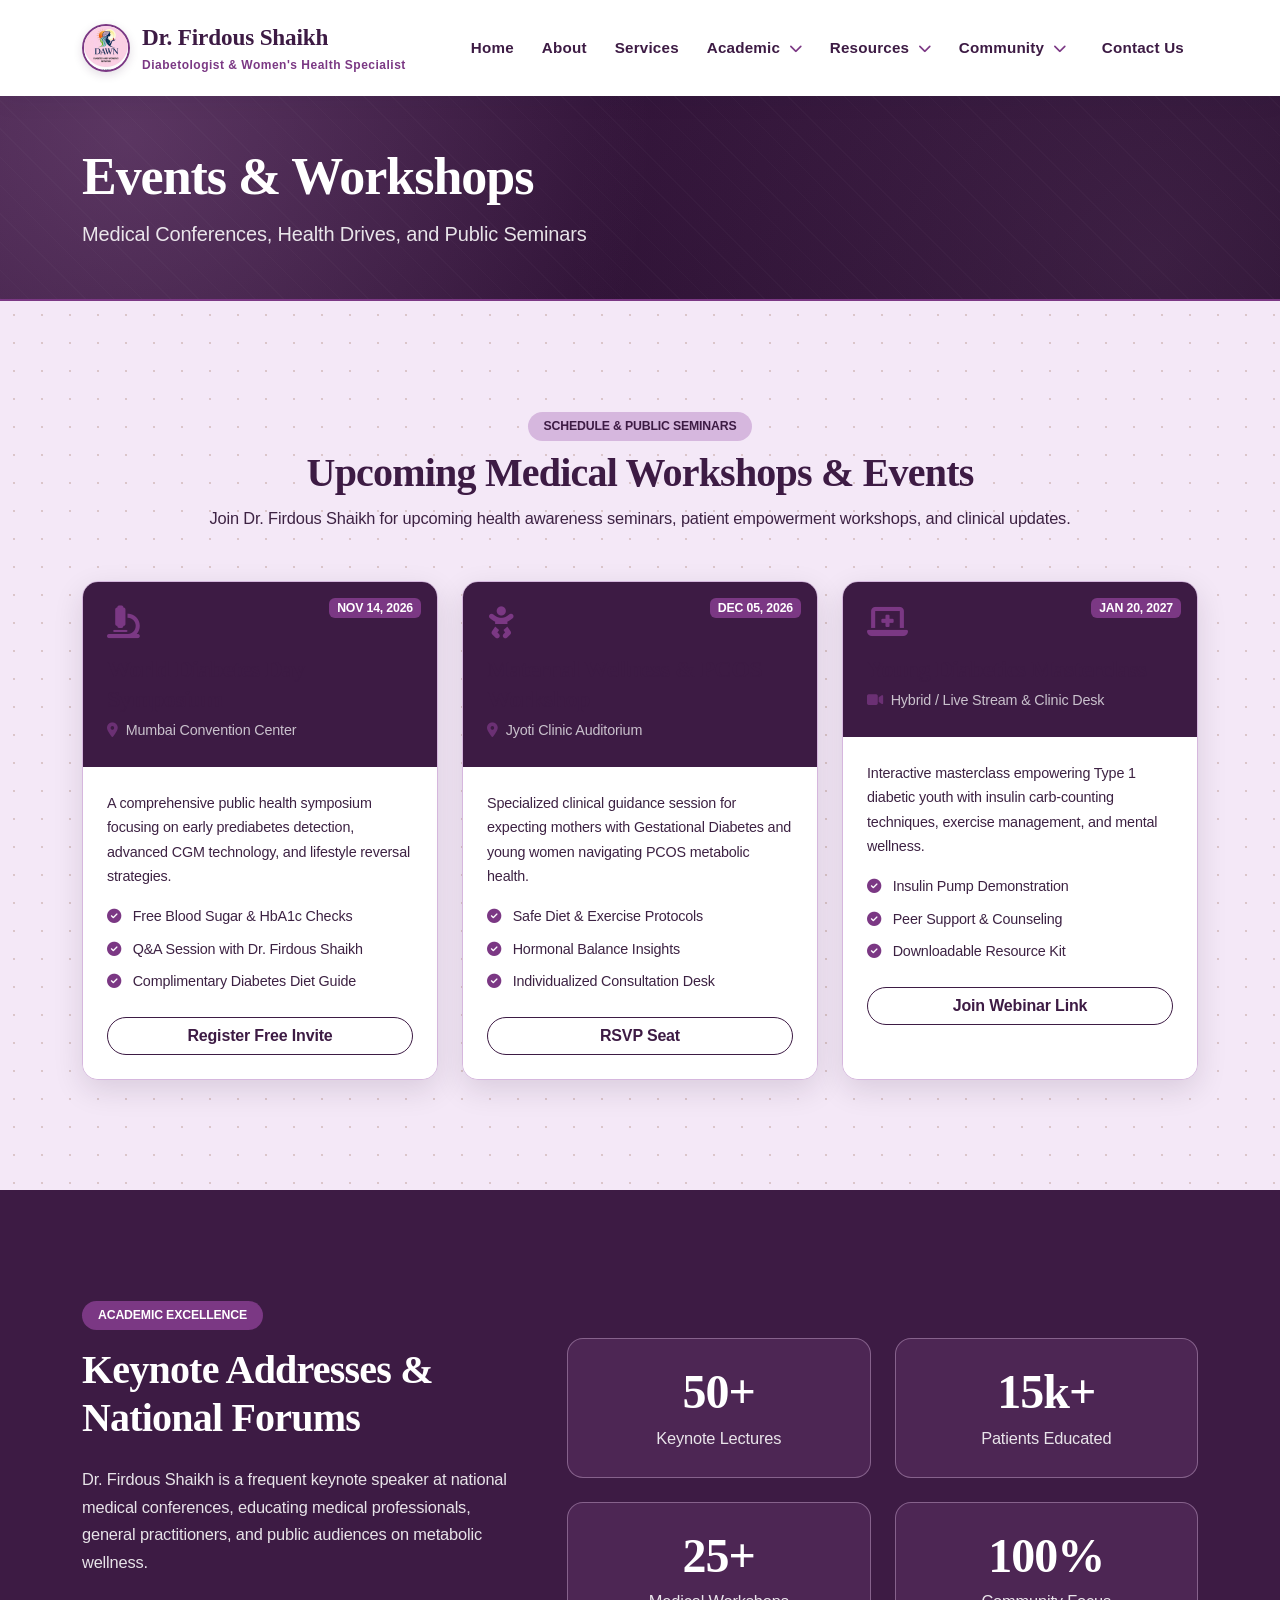
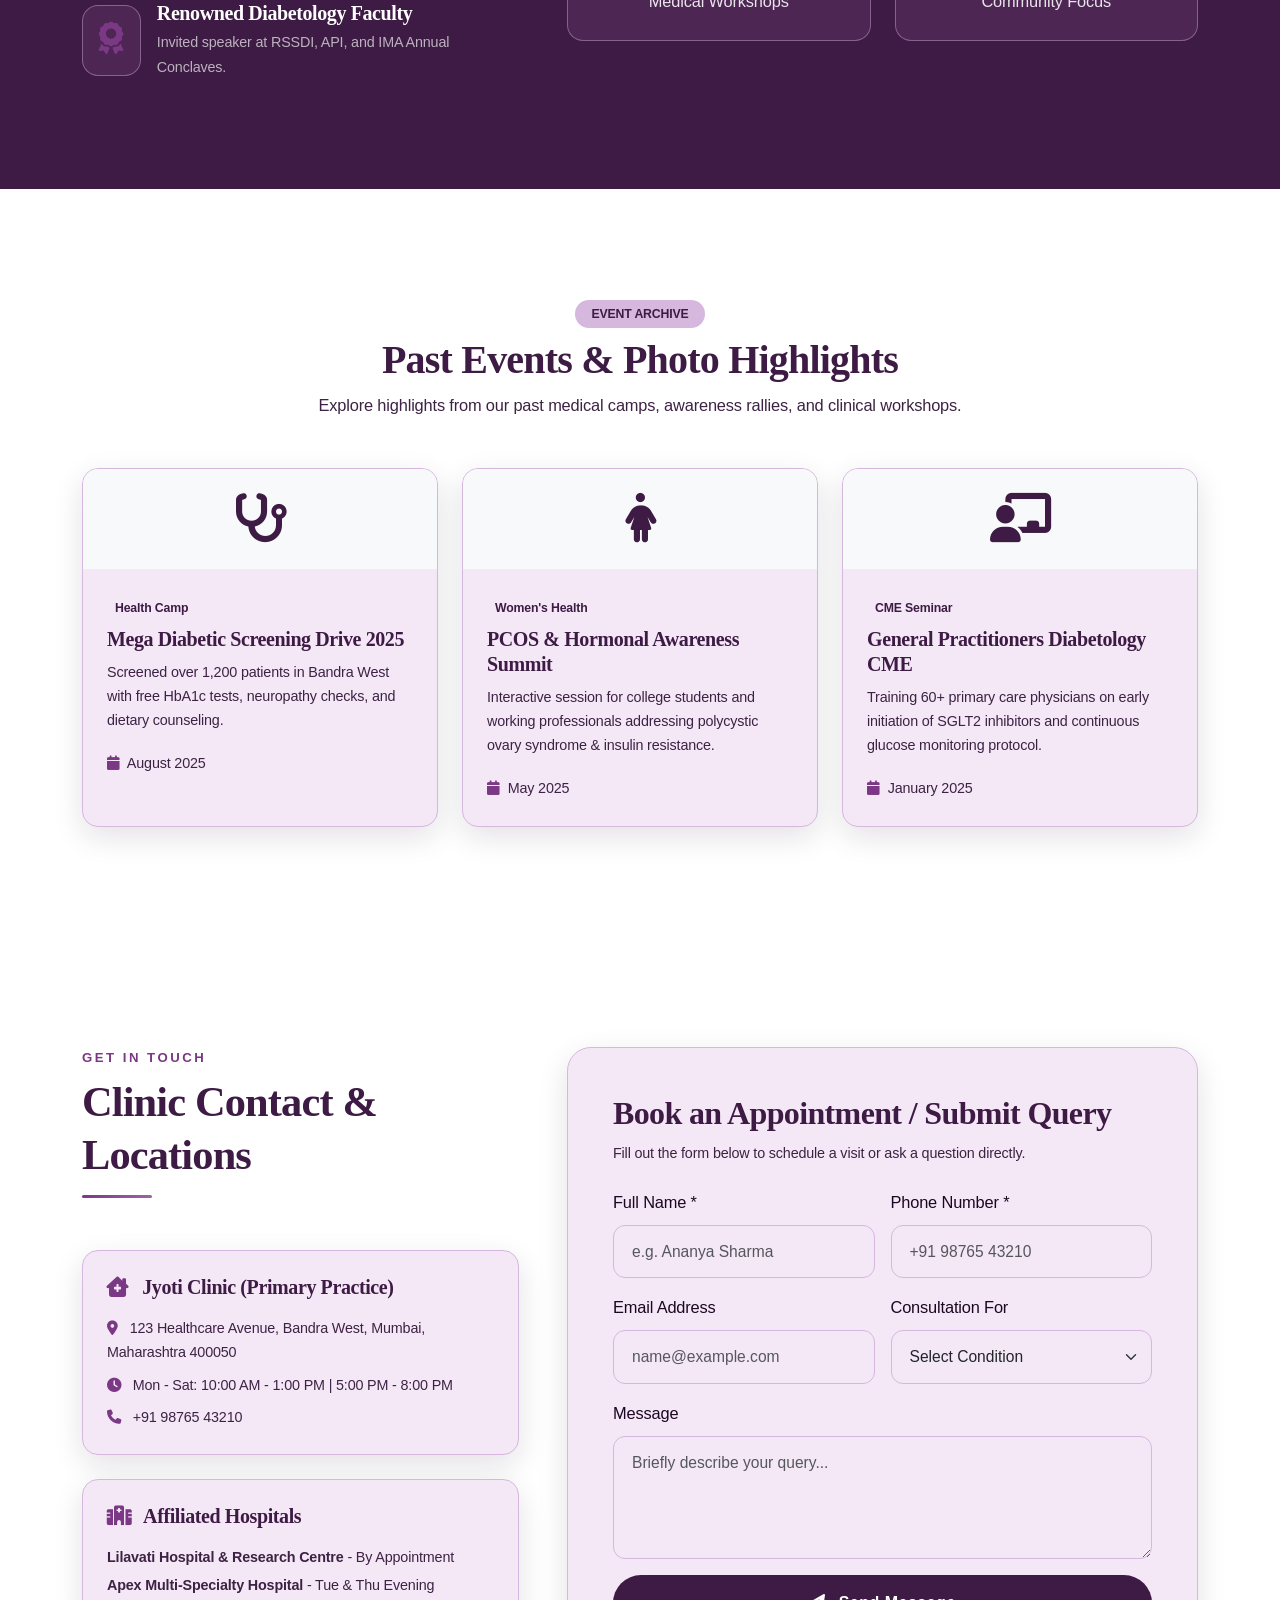
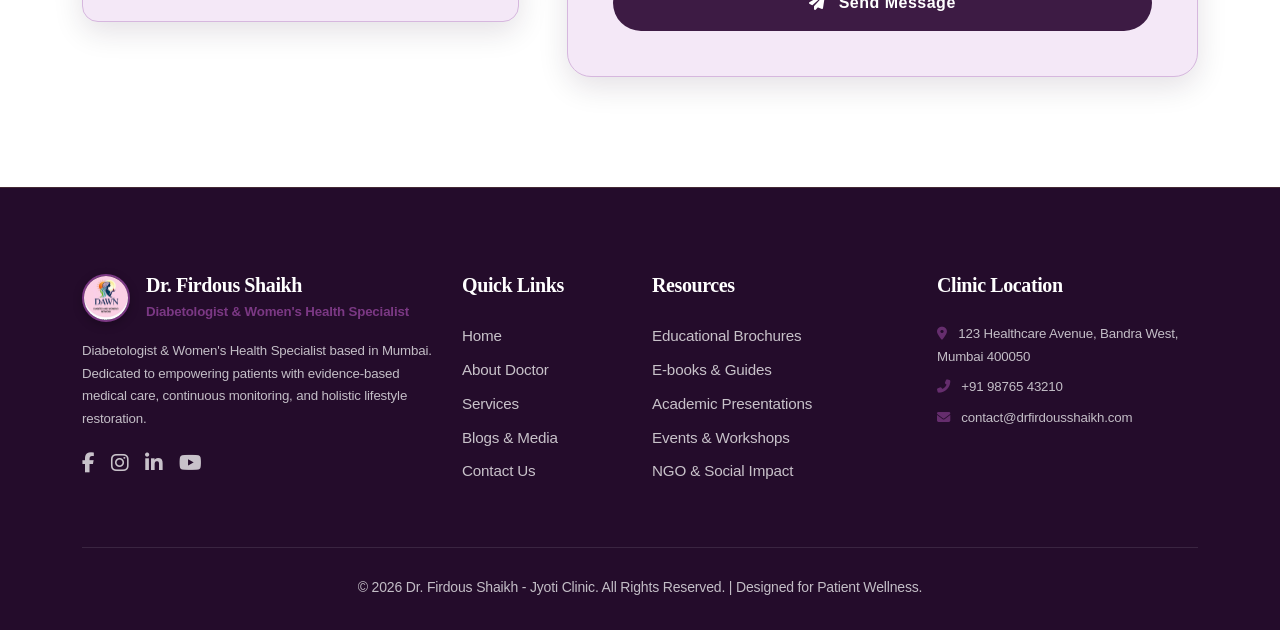
<file: events.html>
<!DOCTYPE html>
<html lang="en">

<head>
  <meta charset="UTF-8">
  <meta name="viewport" content="width=device-width, initial-scale=1.0">
  <title>Events & Medical Workshops | Dr. Firdous Shaikh</title>
  <meta name="description" content="Events, public medical lectures, health screening workshops, and award ceremonies.">
  <!-- Favicon -->
  <link rel="icon" type="image/png" href="assets/images/favicon.png">
  <link rel="shortcut icon" href="assets/images/favicon.ico">
  <link rel="apple-touch-icon" sizes="180x180" href="assets/images/apple-touch-icon.png">
  <link rel="preconnect" href="https://fonts.googleapis.com">
  <link rel="preconnect" href="https://fonts.gstatic.com" crossorigin>
  <link href="https://fonts.googleapis.com/css2?family=Plus+Jakarta+Sans:wght@400;500;600;700;800&display=swap" rel="stylesheet">
  <link href="https://cdn.jsdelivr.net/npm/bootstrap@5.3.3/dist/css/bootstrap.min.css" rel="stylesheet">
  <link rel="stylesheet" href="https://cdnjs.cloudflare.com/ajax/libs/font-awesome/6.5.1/css/all.min.css">
  <link rel="stylesheet" href="assets/css/style.css">
</head>

<body>
  <nav class="navbar navbar-expand-xl navbar-custom sticky-top">
    <div class="container">
      <a class="navbar-brand me-auto" href="index.html">
        <img src="assets/images/logo.jpg" alt="DAWN Logo - Dr. Firdous Shaikh" class="navbar-logo-img">
        <div>
          <span class="brand-name">Dr. Firdous Shaikh</span>
          <span class="brand-title">Diabetologist & Women's Health Specialist</span>
        </div>
      </a>
      <button class="navbar-toggler" type="button" data-bs-toggle="collapse" data-bs-target="#mainMenu">
        <span class="navbar-toggler-icon"></span>
      </button>
      <div class="collapse navbar-collapse" id="mainMenu">
        <ul class="navbar-nav ms-auto mb-2 mb-lg-0 align-items-lg-center">
          <li class="nav-item"><a class="nav-link" href="index.html">Home</a></li>
          <li class="nav-item"><a class="nav-link" href="about.html">About</a></li>
          <li class="nav-item"><a class="nav-link" href="services.html">Services</a></li>

          <!-- Academic Dropdown -->
          <li class="nav-item dropdown">
            <a class="nav-link dropdown-toggle" href="#" id="academicDropdown" role="button" data-bs-toggle="dropdown" aria-expanded="false">
              Academic <i class="fas fa-chevron-down ms-1 small text-teal"></i>
            </a>
            <ul class="dropdown-menu" aria-labelledby="academicDropdown">
              <li><a class="dropdown-item" href="academic-presentations.html"><i class="fas fa-graduation-cap me-2 text-teal"></i> Academic Presentations</a></li>
              <li><a class="dropdown-item" href="academic-institute.html"><i class="fas fa-university me-2 text-teal"></i> Academic Institute</a></li>
            </ul>
          </li>

          <!-- Resources Dropdown -->
          <li class="nav-item dropdown">
            <a class="nav-link dropdown-toggle" href="#" id="resourcesDropdown" role="button" data-bs-toggle="dropdown" aria-expanded="false">
              Resources <i class="fas fa-chevron-down ms-1 small text-teal"></i>
            </a>
            <ul class="dropdown-menu" aria-labelledby="resourcesDropdown">
              <li><a class="dropdown-item" href="educational.html"><i class="fas fa-file-pdf me-2 text-teal"></i> Educational Brochures</a></li>
              <li><a class="dropdown-item" href="ebooks.html"><i class="fas fa-book-open me-2 text-teal"></i> E-books & Guides</a></li>
              <li><a class="dropdown-item" href="blogs.html"><i class="fas fa-newspaper me-2 text-teal"></i> Health Blogs & Media</a></li>
            </ul>
          </li>

          <!-- Community Dropdown (Active) -->
          <li class="nav-item dropdown">
            <a class="nav-link dropdown-toggle active" href="#" id="communityDropdown" role="button" data-bs-toggle="dropdown" aria-expanded="false">
              Community <i class="fas fa-chevron-down ms-1 small text-teal"></i>
            </a>
            <ul class="dropdown-menu" aria-labelledby="communityDropdown">
              <li><a class="dropdown-item" href="ngo-charity.html"><i class="fas fa-hand-holding-heart me-2 text-teal"></i> NGO & Charity Work</a></li>
              <li><a class="dropdown-item" href="community-practice.html"><i class="fas fa-users-line me-2 text-teal"></i> Community Practice</a></li>
              <li><a class="dropdown-item active" href="events.html"><i class="fas fa-calendar-alt me-2 text-teal"></i> Events & Workshops</a></li>
              <li><a class="dropdown-item" href="gallery.html"><i class="fas fa-images me-2 text-teal"></i> Photo Gallery</a></li>
            </ul>
          </li>

          <li class="nav-item ms-lg-2 mt-2 mt-lg-0">
            <a class="nav-link btn btn-sm btn-outline-primary px-3 py-2 text-navy" href="contact.html">Contact Us</a>
          </li>
        </ul>
      </div>
    </div>
  </nav>

  <!-- Page Hero (Treatment 2: Solid Dark Navy) -->
  <section class="page-hero-banner bg-solid-navy text-white py-5">
    <div class="container">
      <h1 class="text-white fw-bold">Events & Workshops</h1>
      <p class="lead mb-0 text-light opacity-90">Medical Conferences, Health Drives, and Public Seminars</p>
    </div>
  </section>

  <!-- Main Content (Treatment 1: Ivory Background + Gold Dot Pattern) -->
  <section class="section-padding pattern-bg-dots">
    <div class="container">
      <div class="text-center mb-5">
        <span class="badge bg-gold-subtle text-navy px-3 py-2 rounded-pill fw-bold text-uppercase tracking-wider">Schedule & Public Seminars</span>
        <h2 class="display-6 font-serif fw-bold text-navy mt-2">Upcoming Medical Workshops & Events</h2>
        <p class="text-muted max-w-2xl mx-auto">Join Dr. Firdous Shaikh for upcoming health awareness seminars, patient empowerment workshops, and clinical updates.</p>
      </div>

      <div class="row g-4">
        <!-- Event Card 1 -->
        <div class="col-lg-4 col-md-6">
          <div class="card h-100 border-0 shadow-sm rounded-4 overflow-hidden card-hover">
            <div class="bg-navy text-white p-4 position-relative">
              <span class="badge bg-gold text-navy position-absolute top-0 end-0 m-3 fw-bold">NOV 14, 2026</span>
              <i class="fas fa-microscope fa-2x text-gold mb-3 d-block"></i>
              <h4 class="font-serif fw-bold mb-1">World Diabetes Day Symposium</h4>
              <p class="small text-light opacity-75 mb-0"><i class="fas fa-map-marker-alt me-1 text-gold"></i> Mumbai Convention Center</p>
            </div>
            <div class="card-body p-4 bg-white">
              <p class="text-muted small">A comprehensive public health symposium focusing on early prediabetes detection, advanced CGM technology, and lifestyle reversal strategies.</p>
              <ul class="list-unstyled small text-muted mb-4">
                <li class="mb-2"><i class="fas fa-check-circle text-gold me-2"></i> Free Blood Sugar & HbA1c Checks</li>
                <li class="mb-2"><i class="fas fa-check-circle text-gold me-2"></i> Q&A Session with Dr. Firdous Shaikh</li>
                <li><i class="fas fa-check-circle text-gold me-2"></i> Complimentary Diabetes Diet Guide</li>
              </ul>
              <a href="contact.html" class="btn btn-outline-primary w-100 rounded-pill font-weight-600">Register Free Invite</a>
            </div>
          </div>
        </div>

        <!-- Event Card 2 -->
        <div class="col-lg-4 col-md-6">
          <div class="card h-100 border-0 shadow-sm rounded-4 overflow-hidden card-hover">
            <div class="bg-navy text-white p-4 position-relative">
              <span class="badge bg-gold text-navy position-absolute top-0 end-0 m-3 fw-bold">DEC 05, 2026</span>
              <i class="fas fa-baby fa-2x text-gold mb-3 d-block"></i>
              <h4 class="font-serif fw-bold mb-1">Maternal Wellness & PCOS Workshop</h4>
              <p class="small text-light opacity-75 mb-0"><i class="fas fa-map-marker-alt me-1 text-gold"></i> Jyoti Clinic Auditorium</p>
            </div>
            <div class="card-body p-4 bg-white">
              <p class="text-muted small">Specialized clinical guidance session for expecting mothers with Gestational Diabetes and young women navigating PCOS metabolic health.</p>
              <ul class="list-unstyled small text-muted mb-4">
                <li class="mb-2"><i class="fas fa-check-circle text-gold me-2"></i> Safe Diet & Exercise Protocols</li>
                <li class="mb-2"><i class="fas fa-check-circle text-gold me-2"></i> Hormonal Balance Insights</li>
                <li><i class="fas fa-check-circle text-gold me-2"></i> Individualized Consultation Desk</li>
              </ul>
              <a href="contact.html" class="btn btn-outline-primary w-100 rounded-pill font-weight-600">RSVP Seat</a>
            </div>
          </div>
        </div>

        <!-- Event Card 3 -->
        <div class="col-lg-4 col-md-6">
          <div class="card h-100 border-0 shadow-sm rounded-4 overflow-hidden card-hover">
            <div class="bg-navy text-white p-4 position-relative">
              <span class="badge bg-gold text-navy position-absolute top-0 end-0 m-3 fw-bold">JAN 20, 2027</span>
              <i class="fas fa-laptop-medical fa-2x text-gold mb-3 d-block"></i>
              <h4 class="font-serif fw-bold mb-1">Young Diabetics Masterclass</h4>
              <p class="small text-light opacity-75 mb-0"><i class="fas fa-video me-1 text-gold"></i> Hybrid / Live Stream & Clinic Desk</p>
            </div>
            <div class="card-body p-4 bg-white">
              <p class="text-muted small">Interactive masterclass empowering Type 1 diabetic youth with insulin carb-counting techniques, exercise management, and mental wellness.</p>
              <ul class="list-unstyled small text-muted mb-4">
                <li class="mb-2"><i class="fas fa-check-circle text-gold me-2"></i> Insulin Pump Demonstration</li>
                <li class="mb-2"><i class="fas fa-check-circle text-gold me-2"></i> Peer Support & Counseling</li>
                <li><i class="fas fa-check-circle text-gold me-2"></i> Downloadable Resource Kit</li>
              </ul>
              <a href="contact.html" class="btn btn-outline-primary w-100 rounded-pill font-weight-600">Join Webinar Link</a>
            </div>
          </div>
        </div>
      </div>
    </div>
  </section>

  <!-- Section 2: Keynote Speaker & Statistics (Treatment 2: Solid Dark Navy) -->
  <section class="section-padding bg-solid-navy text-white">
    <div class="container">
      <div class="row align-items-center g-5">
        <div class="col-lg-5">
          <span class="badge bg-gold text-navy px-3 py-2 rounded-pill fw-bold text-uppercase tracking-wider mb-3">Academic Excellence</span>
          <h2 class="display-6 font-serif fw-bold text-white mb-4">Keynote Addresses & National Forums</h2>
          <p class="text-light opacity-90 mb-4">Dr. Firdous Shaikh is a frequent keynote speaker at national medical conferences, educating medical professionals, general practitioners, and public audiences on metabolic wellness.</p>
          <div class="d-flex align-items-center gap-3">
            <div class="p-3 bg-navy-light rounded-4 border border-gold-subtle text-gold">
              <i class="fas fa-award fa-2x"></i>
            </div>
            <div>
              <h5 class="fw-bold mb-1 text-white">Renowned Diabetology Faculty</h5>
              <p class="small text-light opacity-75 mb-0">Invited speaker at RSSDI, API, and IMA Annual Conclaves.</p>
            </div>
          </div>
        </div>
        <div class="col-lg-7">
          <div class="row g-4">
            <div class="col-6">
              <div class="p-4 rounded-4 bg-navy-light border border-gold-subtle text-center card-hover">
                <h2 class="display-5 font-serif fw-bold text-gold mb-1">50+</h2>
                <p class="mb-0 text-light opacity-90 font-weight-600">Keynote Lectures</p>
              </div>
            </div>
            <div class="col-6">
              <div class="p-4 rounded-4 bg-navy-light border border-gold-subtle text-center card-hover">
                <h2 class="display-5 font-serif fw-bold text-gold mb-1">15k+</h2>
                <p class="mb-0 text-light opacity-90 font-weight-600">Patients Educated</p>
              </div>
            </div>
            <div class="col-6">
              <div class="p-4 rounded-4 bg-navy-light border border-gold-subtle text-center card-hover">
                <h2 class="display-5 font-serif fw-bold text-gold mb-1">25+</h2>
                <p class="mb-0 text-light opacity-90 font-weight-600">Medical Workshops</p>
              </div>
            </div>
            <div class="col-6">
              <div class="p-4 rounded-4 bg-navy-light border border-gold-subtle text-center card-hover">
                <h2 class="display-5 font-serif fw-bold text-gold mb-1">100%</h2>
                <p class="mb-0 text-light opacity-90 font-weight-600">Community Focus</p>
              </div>
            </div>
          </div>
        </div>
      </div>
    </div>
  </section>

  <!-- Section 3: Past Event Archive (Treatment 3: Plain Clean White) -->
  <section class="section-padding bg-plain-clean">
    <div class="container">
      <div class="text-center mb-5">
        <span class="badge bg-gold-subtle text-navy px-3 py-2 rounded-pill fw-bold text-uppercase tracking-wider">Event Archive</span>
        <h2 class="display-6 font-serif fw-bold text-navy mt-2">Past Events & Photo Highlights</h2>
        <p class="text-muted max-w-2xl mx-auto">Explore highlights from our past medical camps, awareness rallies, and clinical workshops.</p>
      </div>

      <div class="row g-4">
        <!-- Archive Item 1 -->
        <div class="col-md-4">
          <div class="card h-100 border-0 shadow-sm rounded-4 overflow-hidden card-hover">
            <div class="bg-light text-center p-4">
              <i class="fas fa-stethoscope fa-3x text-navy"></i>
            </div>
            <div class="card-body p-4">
              <span class="badge bg-navy-subtle text-navy mb-2">Health Camp</span>
              <h5 class="font-serif fw-bold text-navy mb-2">Mega Diabetic Screening Drive 2025</h5>
              <p class="text-muted small mb-3">Screened over 1,200 patients in Bandra West with free HbA1c tests, neuropathy checks, and dietary counseling.</p>
              <span class="text-muted small"><i class="fas fa-calendar me-1 text-gold"></i> August 2025</span>
            </div>
          </div>
        </div>

        <!-- Archive Item 2 -->
        <div class="col-md-4">
          <div class="card h-100 border-0 shadow-sm rounded-4 overflow-hidden card-hover">
            <div class="bg-light text-center p-4">
              <i class="fas fa-female fa-3x text-navy"></i>
            </div>
            <div class="card-body p-4">
              <span class="badge bg-navy-subtle text-navy mb-2">Women's Health</span>
              <h5 class="font-serif fw-bold text-navy mb-2">PCOS & Hormonal Awareness Summit</h5>
              <p class="text-muted small mb-3">Interactive session for college students and working professionals addressing polycystic ovary syndrome & insulin resistance.</p>
              <span class="text-muted small"><i class="fas fa-calendar me-1 text-gold"></i> May 2025</span>
            </div>
          </div>
        </div>

        <!-- Archive Item 3 -->
        <div class="col-md-4">
          <div class="card h-100 border-0 shadow-sm rounded-4 overflow-hidden card-hover">
            <div class="bg-light text-center p-4">
              <i class="fas fa-chalkboard-teacher fa-3x text-navy"></i>
            </div>
            <div class="card-body p-4">
              <span class="badge bg-navy-subtle text-navy mb-2">CME Seminar</span>
              <h5 class="font-serif fw-bold text-navy mb-2">General Practitioners Diabetology CME</h5>
              <p class="text-muted small mb-3">Training 60+ primary care physicians on early initiation of SGLT2 inhibitors and continuous glucose monitoring protocol.</p>
              <span class="text-muted small"><i class="fas fa-calendar me-1 text-gold"></i> January 2025</span>
            </div>
          </div>
        </div>
      </div>
    </div>
  </section>

    <!-- ==========================================
       CONTACT INFO & APPOINTMENT FORM
       ========================================== -->
  <section class="section-padding bg-plain-clean" id="contactSection">
    <div class="container">
      <div class="row g-5">
        <!-- Contact Details -->
        <div class="col-lg-5">
          <div class="section-title">
            <span class="subtitle">Get In Touch</span>
            <h2>Clinic Contact & Locations</h2>
            <div class="divider"></div>
          </div>

          <div class="card border-0 shadow-sm rounded-4 p-4 mb-4" style="background:#ffffff; border:1px solid var(--cream-border)!important;">
            <h5 class="text-navy mb-3 fw-bold"><i class="fas fa-clinic-medical text-teal me-2"></i> Jyoti Clinic (Primary Practice)</h5>
            <p class="text-muted small mb-2"><i class="fas fa-map-marker-alt text-teal me-2"></i> 123 Healthcare Avenue, Bandra West, Mumbai, Maharashtra 400050</p>
            <p class="text-muted small mb-2"><i class="fas fa-clock text-teal me-2"></i> Mon - Sat: 10:00 AM - 1:00 PM | 5:00 PM - 8:00 PM</p>
            <p class="text-muted small mb-0"><i class="fas fa-phone text-teal me-2"></i> +91 98765 43210</p>
          </div>

          <div class="card border-0 shadow-sm rounded-4 p-4" style="background:#ffffff; border:1px solid var(--cream-border)!important;">
            <h5 class="text-navy mb-3"><i class="fas fa-hospital text-teal me-2"></i> Affiliated Hospitals</h5>
            <p class="text-muted small mb-1"><strong>Lilavati Hospital & Research Centre</strong> - By Appointment</p>
            <p class="text-muted small mb-0"><strong>Apex Multi-Specialty Hospital</strong> - Tue & Thu Evening</p>
          </div>
        </div>

        <!-- Contact Form -->
        <div class="col-lg-7">
          <div class="contact-form-card">
            <h3 class="text-navy mb-2">Book an Appointment / Submit Query</h3>
            <p class="text-muted small mb-4">Fill out the form below to schedule a visit or ask a question directly.</p>

            <form class="mainContactForm">
              <!-- Honeypot Field for Spam Protection -->
              <input type="text" name="website_hp" style="display:none !important;" tabindex="-1" autocomplete="off">

              <div class="row g-3">
                <div class="col-md-6">
                  <label class="form-label font-weight-600">Full Name *</label>
                  <input type="text" class="form-control" placeholder="e.g. Ananya Sharma" required>
                </div>
                <div class="col-md-6">
                  <label class="form-label font-weight-600">Phone Number *</label>
                  <input type="tel" class="form-control" placeholder="+91 98765 43210" required>
                </div>
                <div class="col-md-6">
                  <label class="form-label font-weight-600">Email Address</label>
                  <input type="email" class="form-control" placeholder="name@example.com">
                </div>
                <div class="col-md-6">
                  <label class="form-label font-weight-600">Consultation For</label>
                  <select class="form-select">
                    <option selected>Select Condition</option>
                    <option value="Diabetes">Diabetes Care</option>
                    <option value="PCOS">Women's Health / PCOS</option>
                    <option value="Gestational">Gestational Diabetes</option>
                    <option value="Thyroid">Thyroid & Endocrine</option>
                    <option value="General">General Consultation</option>
                  </select>
                </div>
                <div class="col-12">
                  <label class="form-label font-weight-600">Message</label>
                  <textarea class="form-control" rows="4" placeholder="Briefly describe your query..."></textarea>
                </div>
                <div class="col-12">
                  <button type="submit" class="btn btn-primary bg-navy border-0 rounded-pill px-5 py-3 w-100 font-weight-bold">
                    <i class="fas fa-paper-plane me-2"></i> Send Message
                  </button>
                </div>
              </div>
              <div class="formFeedback mt-3 text-center d-none"></div>
            </form>
          </div>
        </div>
      </div>
    </div>
  </section>

  <!-- ==========================================
       FOOTER
       ========================================== -->
  <footer class="footer-custom">
    <div class="container">
      <div class="row g-4">
        <div class="col-lg-4 col-md-6">
          <div class="d-flex align-items-center gap-3 mb-3">
            <img src="assets/images/logo.jpg" alt="DAWN Logo - Dr. Firdous Shaikh" class="footer-logo-img">
            <div>
              <h5 class="mb-0 text-white font-serif fw-bold">Dr. Firdous Shaikh</h5>
              <span class="small text-gold fw-semibold">Diabetologist & Women's Health Specialist</span>
            </div>
          </div>
          <p class="small text-light opacity-75">
            Diabetologist & Women's Health Specialist based in Mumbai. Dedicated to empowering patients with evidence-based medical care, continuous monitoring, and holistic lifestyle restoration.
          </p>
          <div class="d-flex gap-3 fs-5 mt-3 text-teal">
            <a href="#" class="text-white opacity-75 hover-gold"><i class="fab fa-facebook-f"></i></a>
            <a href="#" class="text-white opacity-75 hover-gold"><i class="fab fa-instagram"></i></a>
            <a href="#" class="text-white opacity-75 hover-gold"><i class="fab fa-linkedin-in"></i></a>
            <a href="#" class="text-white opacity-75 hover-gold"><i class="fab fa-youtube"></i></a>
          </div>
        </div>

        <div class="col-lg-2 col-md-6">
          <h5>Quick Links</h5>
          <ul class="list-unstyled mb-0">
            <li class="mb-2"><a href="index.html">Home</a></li>
            <li class="mb-2"><a href="about.html">About Doctor</a></li>
            <li class="mb-2"><a href="services.html">Services</a></li>
            <li class="mb-2"><a href="blogs.html">Blogs & Media</a></li>
            <li class="mb-2"><a href="contact.html">Contact Us</a></li>
          </ul>
        </div>

        <div class="col-lg-3 col-md-6">
          <h5>Resources</h5>
          <ul class="list-unstyled mb-0">
            <li class="mb-2"><a href="educational.html">Educational Brochures</a></li>
            <li class="mb-2"><a href="ebooks.html">E-books & Guides</a></li>
            <li class="mb-2"><a href="academic-presentations.html">Academic Presentations</a></li>
            <li class="mb-2"><a href="events.html">Events & Workshops</a></li>
            <li class="mb-2"><a href="ngo-charity.html">NGO & Social Impact</a></li>
          </ul>
        </div>

        <div class="col-lg-3 col-md-6">
          <h5>Clinic Location</h5>
          <p class="small text-light opacity-75 mb-2">
            <i class="fas fa-map-marker-alt text-teal me-2"></i> 123 Healthcare Avenue, Bandra West, Mumbai 400050
          </p>
          <p class="small text-light opacity-75 mb-2">
            <i class="fas fa-phone-alt text-teal me-2"></i> +91 98765 43210
          </p>
          <p class="small text-light opacity-75">
            <i class="fas fa-envelope text-teal me-2"></i> contact@drfirdousshaikh.com
          </p>
        </div>
      </div>

      <div class="footer-bottom text-center">
        <p class="mb-0 text-light opacity-75">
          &copy; 2026 Dr. Firdous Shaikh - Jyoti Clinic. All Rights Reserved. | Designed for Patient Wellness.
        </p>
      </div>
    </div>
  </footer>

  <script src="https://cdn.jsdelivr.net/npm/bootstrap@5.3.3/dist/js/bootstrap.bundle.min.js"></script>
  <script src="assets/js/main.js"></script>
</body>

</html>
</file>
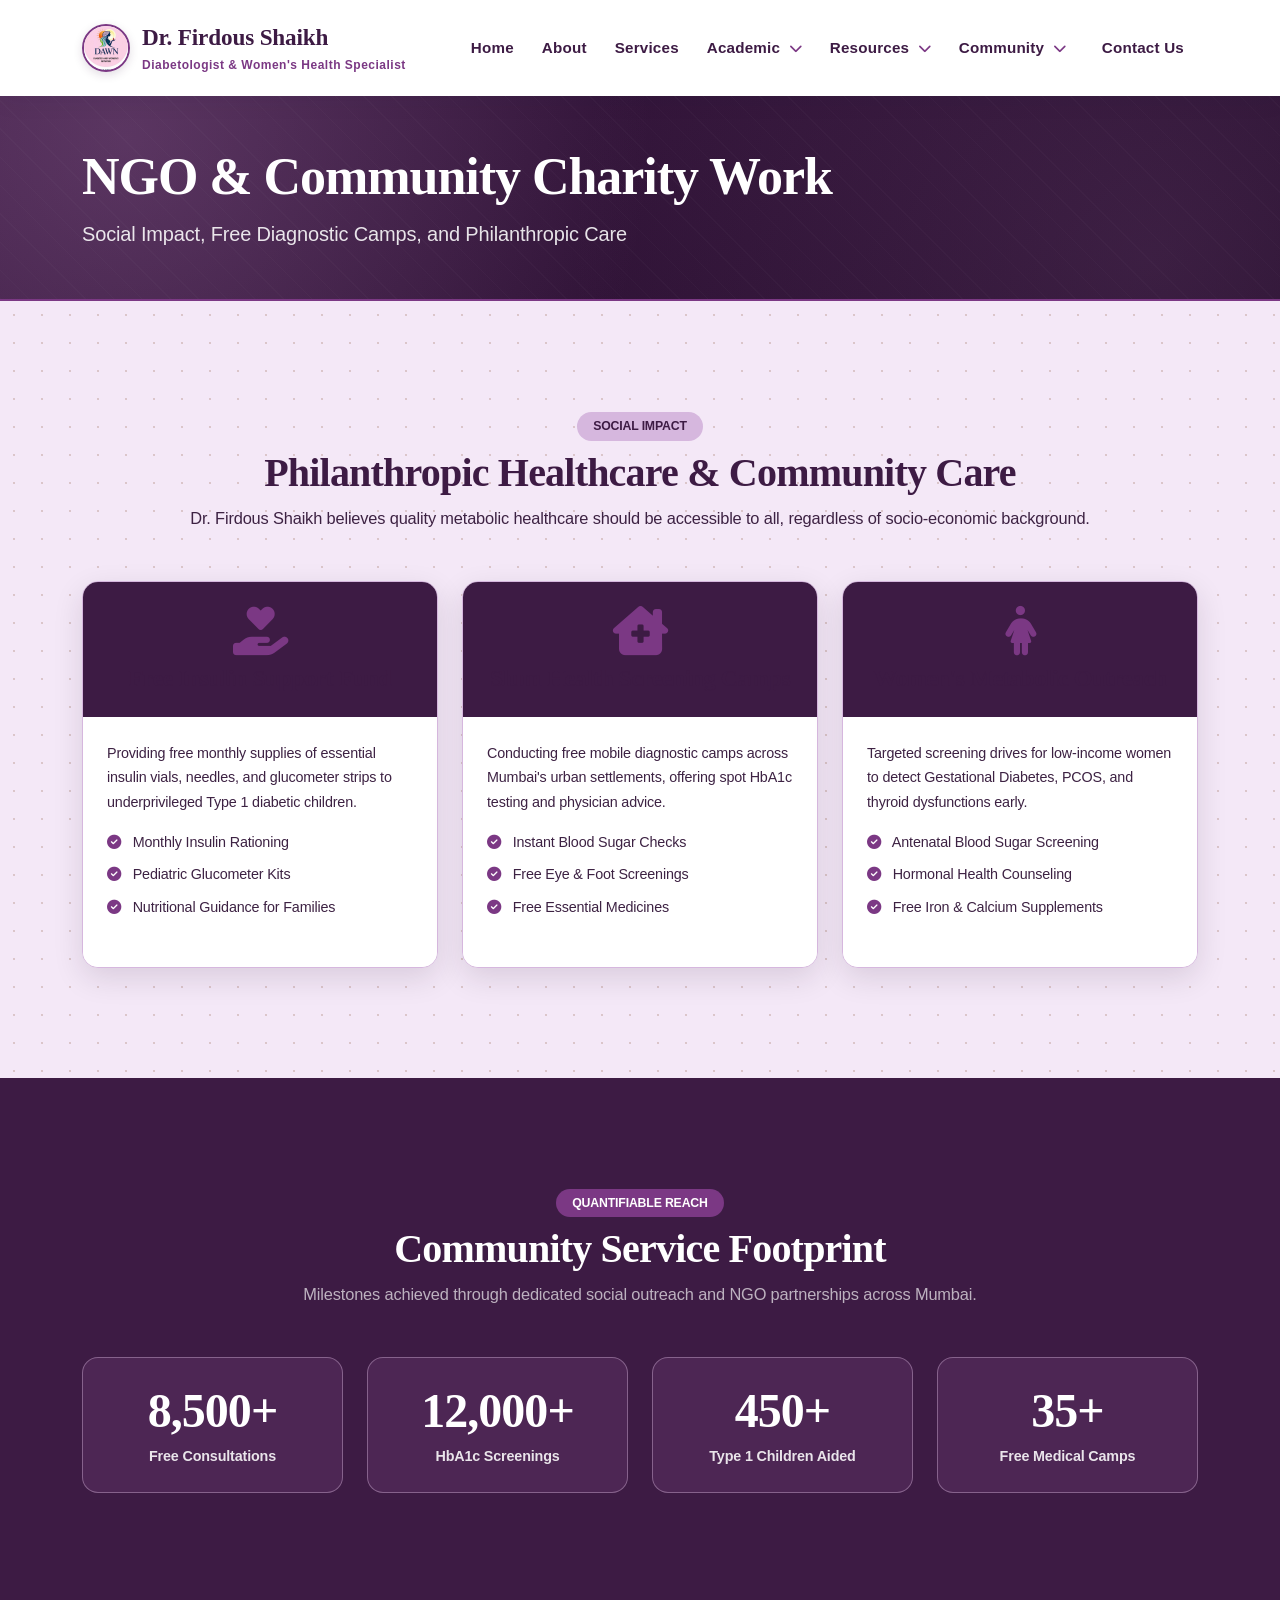
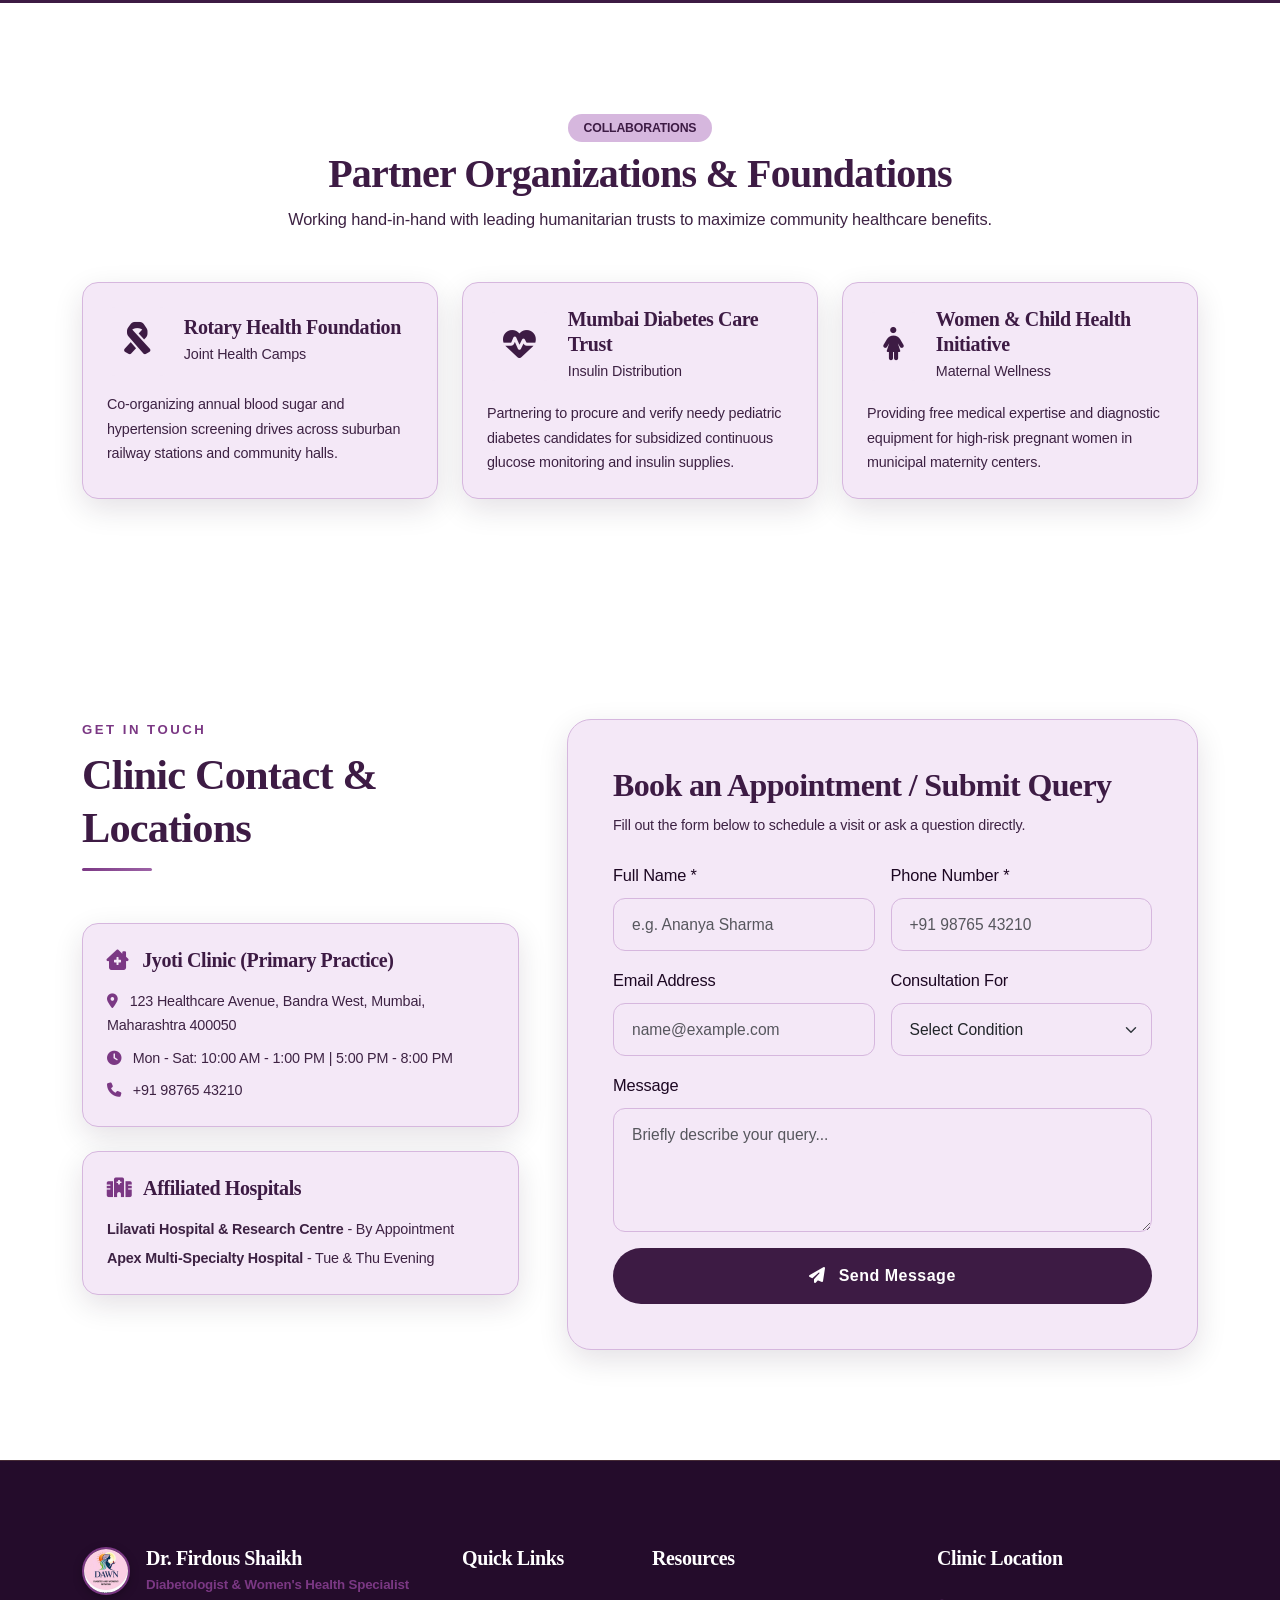
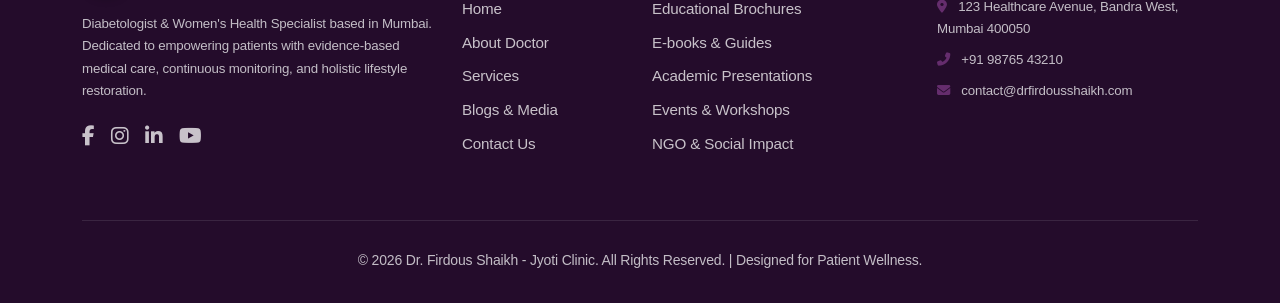
<file: ngo-charity.html>
<!DOCTYPE html>
<html lang="en">

<head>
  <meta charset="UTF-8">
  <meta name="viewport" content="width=device-width, initial-scale=1.0">
  <title>NGO & Social Work | Dr. Firdous Shaikh</title>
  <meta name="description" content="Community service, NGO partnerships, and free health initiatives led by Dr. Firdous Shaikh.">
  <!-- Favicon -->
  <link rel="icon" type="image/png" href="assets/images/favicon.png">
  <link rel="shortcut icon" href="assets/images/favicon.ico">
  <link rel="apple-touch-icon" sizes="180x180" href="assets/images/apple-touch-icon.png">
  <link rel="preconnect" href="https://fonts.googleapis.com">
  <link rel="preconnect" href="https://fonts.gstatic.com" crossorigin>
  <link href="https://fonts.googleapis.com/css2?family=Plus+Jakarta+Sans:wght@400;500;600;700;800&display=swap" rel="stylesheet">
  <link href="https://cdn.jsdelivr.net/npm/bootstrap@5.3.3/dist/css/bootstrap.min.css" rel="stylesheet">
  <link rel="stylesheet" href="https://cdnjs.cloudflare.com/ajax/libs/font-awesome/6.5.1/css/all.min.css">
  <link rel="stylesheet" href="assets/css/style.css">
</head>

<body>
  <nav class="navbar navbar-expand-xl navbar-custom sticky-top">
    <div class="container">
      <a class="navbar-brand me-auto" href="index.html">
        <img src="assets/images/logo.jpg" alt="DAWN Logo - Dr. Firdous Shaikh" class="navbar-logo-img">
        <div>
          <span class="brand-name">Dr. Firdous Shaikh</span>
          <span class="brand-title">Diabetologist & Women's Health Specialist</span>
        </div>
      </a>
      <button class="navbar-toggler" type="button" data-bs-toggle="collapse" data-bs-target="#mainMenu">
        <span class="navbar-toggler-icon"></span>
      </button>
      <div class="collapse navbar-collapse" id="mainMenu">
        <ul class="navbar-nav ms-auto mb-2 mb-lg-0 align-items-lg-center">
          <li class="nav-item"><a class="nav-link" href="index.html">Home</a></li>
          <li class="nav-item"><a class="nav-link" href="about.html">About</a></li>
          <li class="nav-item"><a class="nav-link" href="services.html">Services</a></li>

          <!-- Academic Dropdown -->
          <li class="nav-item dropdown">
            <a class="nav-link dropdown-toggle" href="#" id="academicDropdown" role="button" data-bs-toggle="dropdown" aria-expanded="false">
              Academic <i class="fas fa-chevron-down ms-1 small text-teal"></i>
            </a>
            <ul class="dropdown-menu" aria-labelledby="academicDropdown">
              <li><a class="dropdown-item" href="academic-presentations.html"><i class="fas fa-graduation-cap me-2 text-teal"></i> Academic Presentations</a></li>
              <li><a class="dropdown-item" href="academic-institute.html"><i class="fas fa-university me-2 text-teal"></i> Academic Institute</a></li>
            </ul>
          </li>

          <!-- Resources Dropdown -->
          <li class="nav-item dropdown">
            <a class="nav-link dropdown-toggle" href="#" id="resourcesDropdown" role="button" data-bs-toggle="dropdown" aria-expanded="false">
              Resources <i class="fas fa-chevron-down ms-1 small text-teal"></i>
            </a>
            <ul class="dropdown-menu" aria-labelledby="resourcesDropdown">
              <li><a class="dropdown-item" href="educational.html"><i class="fas fa-file-pdf me-2 text-teal"></i> Educational Brochures</a></li>
              <li><a class="dropdown-item" href="ebooks.html"><i class="fas fa-book-open me-2 text-teal"></i> E-books & Guides</a></li>
              <li><a class="dropdown-item" href="blogs.html"><i class="fas fa-newspaper me-2 text-teal"></i> Health Blogs & Media</a></li>
            </ul>
          </li>

          <!-- Community Dropdown (Active) -->
          <li class="nav-item dropdown">
            <a class="nav-link dropdown-toggle active" href="#" id="communityDropdown" role="button" data-bs-toggle="dropdown" aria-expanded="false">
              Community <i class="fas fa-chevron-down ms-1 small text-teal"></i>
            </a>
            <ul class="dropdown-menu" aria-labelledby="communityDropdown">
              <li><a class="dropdown-item active" href="ngo-charity.html"><i class="fas fa-hand-holding-heart me-2 text-teal"></i> NGO & Charity Work</a></li>
              <li><a class="dropdown-item" href="community-practice.html"><i class="fas fa-users-line me-2 text-teal"></i> Community Practice</a></li>
              <li><a class="dropdown-item" href="events.html"><i class="fas fa-calendar-alt me-2 text-teal"></i> Events & Workshops</a></li>
              <li><a class="dropdown-item" href="gallery.html"><i class="fas fa-images me-2 text-teal"></i> Photo Gallery</a></li>
            </ul>
          </li>

          <li class="nav-item ms-lg-2 mt-2 mt-lg-0">
            <a class="nav-link btn btn-sm btn-outline-primary px-3 py-2 text-navy" href="contact.html">Contact Us</a>
          </li>
        </ul>
      </div>
    </div>
  </nav>

  <!-- Page Hero (Treatment 2: Solid Dark Navy) -->
  <section class="page-hero-banner bg-solid-navy text-white py-5">
    <div class="container">
      <h1 class="text-white fw-bold">NGO & Community Charity Work</h1>
      <p class="lead mb-0 text-light opacity-90">Social Impact, Free Diagnostic Camps, and Philanthropic Care</p>
    </div>
  </section>

  <!-- Main Content (Treatment 1: Ivory Background + Gold Dot Pattern) -->
  <section class="section-padding pattern-bg-dots">
    <div class="container">
      <div class="text-center mb-5">
        <span class="badge bg-gold-subtle text-navy px-3 py-2 rounded-pill fw-bold text-uppercase tracking-wider">Social Impact</span>
        <h2 class="display-6 font-serif fw-bold text-navy mt-2">Philanthropic Healthcare & Community Care</h2>
        <p class="text-muted max-w-2xl mx-auto">Dr. Firdous Shaikh believes quality metabolic healthcare should be accessible to all, regardless of socio-economic background.</p>
      </div>

      <div class="row g-4">
        <!-- Initiative Card 1 -->
        <div class="col-lg-4 col-md-6">
          <div class="card h-100 border-0 shadow-sm rounded-4 overflow-hidden card-hover">
            <div class="p-4 bg-navy text-white text-center">
              <i class="fas fa-hand-holding-heart fa-3x text-gold mb-2"></i>
              <h4 class="font-serif fw-bold mb-0">Free Insulin Support Fund</h4>
            </div>
            <div class="card-body p-4 bg-white">
              <p class="text-muted small">Providing free monthly supplies of essential insulin vials, needles, and glucometer strips to underprivileged Type 1 diabetic children.</p>
              <ul class="list-unstyled small text-muted mb-0">
                <li class="mb-2"><i class="fas fa-check-circle text-gold me-2"></i> Monthly Insulin Rationing</li>
                <li class="mb-2"><i class="fas fa-check-circle text-gold me-2"></i> Pediatric Glucometer Kits</li>
                <li><i class="fas fa-check-circle text-gold me-2"></i> Nutritional Guidance for Families</li>
              </ul>
            </div>
          </div>
        </div>

        <!-- Initiative Card 2 -->
        <div class="col-lg-4 col-md-6">
          <div class="card h-100 border-0 shadow-sm rounded-4 overflow-hidden card-hover">
            <div class="p-4 bg-navy text-white text-center">
              <i class="fas fa-clinic-medical fa-3x text-gold mb-2"></i>
              <h4 class="font-serif fw-bold mb-0">Slum Health Screening Camps</h4>
            </div>
            <div class="card-body p-4 bg-white">
              <p class="text-muted small">Conducting free mobile diagnostic camps across Mumbai's urban settlements, offering spot HbA1c testing and physician advice.</p>
              <ul class="list-unstyled small text-muted mb-0">
                <li class="mb-2"><i class="fas fa-check-circle text-gold me-2"></i> Instant Blood Sugar Checks</li>
                <li class="mb-2"><i class="fas fa-check-circle text-gold me-2"></i> Free Eye & Foot Screenings</li>
                <li><i class="fas fa-check-circle text-gold me-2"></i> Free Essential Medicines</li>
              </ul>
            </div>
          </div>
        </div>

        <!-- Initiative Card 3 -->
        <div class="col-lg-4 col-md-6">
          <div class="card h-100 border-0 shadow-sm rounded-4 overflow-hidden card-hover">
            <div class="p-4 bg-navy text-white text-center">
              <i class="fas fa-female fa-3x text-gold mb-2"></i>
              <h4 class="font-serif fw-bold mb-0">Women's Metabolic Outreach</h4>
            </div>
            <div class="card-body p-4 bg-white">
              <p class="text-muted small">Targeted screening drives for low-income women to detect Gestational Diabetes, PCOS, and thyroid dysfunctions early.</p>
              <ul class="list-unstyled small text-muted mb-4">
                <li class="mb-2"><i class="fas fa-check-circle text-gold me-2"></i> Antenatal Blood Sugar Screening</li>
                <li class="mb-2"><i class="fas fa-check-circle text-gold me-2"></i> Hormonal Health Counseling</li>
                <li><i class="fas fa-check-circle text-gold me-2"></i> Free Iron & Calcium Supplements</li>
              </ul>
            </div>
          </div>
        </div>
      </div>
    </div>
  </section>

  <!-- Section 2: Impact Metrics (Treatment 2: Solid Dark Navy) -->
  <section class="section-padding bg-solid-navy text-white">
    <div class="container">
      <div class="text-center mb-5">
        <span class="badge bg-gold text-navy px-3 py-2 rounded-pill fw-bold text-uppercase tracking-wider">Quantifiable Reach</span>
        <h2 class="display-6 font-serif fw-bold text-white mt-2">Community Service Footprint</h2>
        <p class="text-light opacity-75 max-w-2xl mx-auto">Milestones achieved through dedicated social outreach and NGO partnerships across Mumbai.</p>
      </div>

      <div class="row g-4 text-center">
        <div class="col-md-3 col-6">
          <div class="p-4 rounded-4 bg-navy-light border border-gold-subtle card-hover">
            <h2 class="display-5 font-serif fw-bold text-gold mb-1">8,500+</h2>
            <p class="small text-light opacity-90 mb-0 fw-bold">Free Consultations</p>
          </div>
        </div>
        <div class="col-md-3 col-6">
          <div class="p-4 rounded-4 bg-navy-light border border-gold-subtle card-hover">
            <h2 class="display-5 font-serif fw-bold text-gold mb-1">12,000+</h2>
            <p class="small text-light opacity-90 mb-0 fw-bold">HbA1c Screenings</p>
          </div>
        </div>
        <div class="col-md-3 col-6">
          <div class="p-4 rounded-4 bg-navy-light border border-gold-subtle card-hover">
            <h2 class="display-5 font-serif fw-bold text-gold mb-1">450+</h2>
            <p class="small text-light opacity-90 mb-0 fw-bold">Type 1 Children Aided</p>
          </div>
        </div>
        <div class="col-md-3 col-6">
          <div class="p-4 rounded-4 bg-navy-light border border-gold-subtle card-hover">
            <h2 class="display-5 font-serif fw-bold text-gold mb-1">35+</h2>
            <p class="small text-light opacity-90 mb-0 fw-bold">Free Medical Camps</p>
          </div>
        </div>
      </div>
    </div>
  </section>

  <!-- Section 3: NGO Partners (Treatment 3: Plain Clean White) -->
  <section class="section-padding bg-plain-clean">
    <div class="container">
      <div class="text-center mb-5">
        <span class="badge bg-gold-subtle text-navy px-3 py-2 rounded-pill fw-bold text-uppercase tracking-wider">Collaborations</span>
        <h2 class="display-6 font-serif fw-bold text-navy mt-2">Partner Organizations & Foundations</h2>
        <p class="text-muted max-w-2xl mx-auto">Working hand-in-hand with leading humanitarian trusts to maximize community healthcare benefits.</p>
      </div>

      <div class="row g-4">
        <div class="col-md-4">
          <div class="card h-100 border-0 shadow-sm rounded-4 p-4 card-hover">
            <div class="d-flex align-items-center mb-3">
              <div class="p-3 bg-navy-subtle rounded-3 me-3 text-navy">
                <i class="fas fa-ribbon fa-2x"></i>
              </div>
              <div>
                <h5 class="font-serif fw-bold text-navy mb-0">Rotary Health Foundation</h5>
                <span class="text-muted small">Joint Health Camps</span>
              </div>
            </div>
            <p class="text-muted small mb-0">Co-organizing annual blood sugar and hypertension screening drives across suburban railway stations and community halls.</p>
          </div>
        </div>

        <div class="col-md-4">
          <div class="card h-100 border-0 shadow-sm rounded-4 p-4 card-hover">
            <div class="d-flex align-items-center mb-3">
              <div class="p-3 bg-navy-subtle rounded-3 me-3 text-navy">
                <i class="fas fa-heartbeat fa-2x"></i>
              </div>
              <div>
                <h5 class="font-serif fw-bold text-navy mb-0">Mumbai Diabetes Care Trust</h5>
                <span class="text-muted small">Insulin Distribution</span>
              </div>
            </div>
            <p class="text-muted small mb-0">Partnering to procure and verify needy pediatric diabetes candidates for subsidized continuous glucose monitoring and insulin supplies.</p>
          </div>
        </div>

        <div class="col-md-4">
          <div class="card h-100 border-0 shadow-sm rounded-4 p-4 card-hover">
            <div class="d-flex align-items-center mb-3">
              <div class="p-3 bg-navy-subtle rounded-3 me-3 text-navy">
                <i class="fas fa-female fa-2x"></i>
              </div>
              <div>
                <h5 class="font-serif fw-bold text-navy mb-0">Women & Child Health Initiative</h5>
                <span class="text-muted small">Maternal Wellness</span>
              </div>
            </div>
            <p class="text-muted small mb-0">Providing free medical expertise and diagnostic equipment for high-risk pregnant women in municipal maternity centers.</p>
          </div>
        </div>
      </div>
    </div>
  </section>

    <!-- ==========================================
       CONTACT INFO & APPOINTMENT FORM
       ========================================== -->
  <section class="section-padding bg-plain-clean" id="contactSection">
    <div class="container">
      <div class="row g-5">
        <!-- Contact Details -->
        <div class="col-lg-5">
          <div class="section-title">
            <span class="subtitle">Get In Touch</span>
            <h2>Clinic Contact & Locations</h2>
            <div class="divider"></div>
          </div>

          <div class="card border-0 shadow-sm rounded-4 p-4 mb-4" style="background:#ffffff; border:1px solid var(--cream-border)!important;">
            <h5 class="text-navy mb-3 fw-bold"><i class="fas fa-clinic-medical text-teal me-2"></i> Jyoti Clinic (Primary Practice)</h5>
            <p class="text-muted small mb-2"><i class="fas fa-map-marker-alt text-teal me-2"></i> 123 Healthcare Avenue, Bandra West, Mumbai, Maharashtra 400050</p>
            <p class="text-muted small mb-2"><i class="fas fa-clock text-teal me-2"></i> Mon - Sat: 10:00 AM - 1:00 PM | 5:00 PM - 8:00 PM</p>
            <p class="text-muted small mb-0"><i class="fas fa-phone text-teal me-2"></i> +91 98765 43210</p>
          </div>

          <div class="card border-0 shadow-sm rounded-4 p-4" style="background:#ffffff; border:1px solid var(--cream-border)!important;">
            <h5 class="text-navy mb-3"><i class="fas fa-hospital text-teal me-2"></i> Affiliated Hospitals</h5>
            <p class="text-muted small mb-1"><strong>Lilavati Hospital & Research Centre</strong> - By Appointment</p>
            <p class="text-muted small mb-0"><strong>Apex Multi-Specialty Hospital</strong> - Tue & Thu Evening</p>
          </div>
        </div>

        <!-- Contact Form -->
        <div class="col-lg-7">
          <div class="contact-form-card">
            <h3 class="text-navy mb-2">Book an Appointment / Submit Query</h3>
            <p class="text-muted small mb-4">Fill out the form below to schedule a visit or ask a question directly.</p>

            <form class="mainContactForm">
              <!-- Honeypot Field for Spam Protection -->
              <input type="text" name="website_hp" style="display:none !important;" tabindex="-1" autocomplete="off">

              <div class="row g-3">
                <div class="col-md-6">
                  <label class="form-label font-weight-600">Full Name *</label>
                  <input type="text" class="form-control" placeholder="e.g. Ananya Sharma" required>
                </div>
                <div class="col-md-6">
                  <label class="form-label font-weight-600">Phone Number *</label>
                  <input type="tel" class="form-control" placeholder="+91 98765 43210" required>
                </div>
                <div class="col-md-6">
                  <label class="form-label font-weight-600">Email Address</label>
                  <input type="email" class="form-control" placeholder="name@example.com">
                </div>
                <div class="col-md-6">
                  <label class="form-label font-weight-600">Consultation For</label>
                  <select class="form-select">
                    <option selected>Select Condition</option>
                    <option value="Diabetes">Diabetes Care</option>
                    <option value="PCOS">Women's Health / PCOS</option>
                    <option value="Gestational">Gestational Diabetes</option>
                    <option value="Thyroid">Thyroid & Endocrine</option>
                    <option value="General">General Consultation</option>
                  </select>
                </div>
                <div class="col-12">
                  <label class="form-label font-weight-600">Message</label>
                  <textarea class="form-control" rows="4" placeholder="Briefly describe your query..."></textarea>
                </div>
                <div class="col-12">
                  <button type="submit" class="btn btn-primary bg-navy border-0 rounded-pill px-5 py-3 w-100 font-weight-bold">
                    <i class="fas fa-paper-plane me-2"></i> Send Message
                  </button>
                </div>
              </div>
              <div class="formFeedback mt-3 text-center d-none"></div>
            </form>
          </div>
        </div>
      </div>
    </div>
  </section>

  <!-- ==========================================
       FOOTER
       ========================================== -->
  <footer class="footer-custom">
    <div class="container">
      <div class="row g-4">
        <div class="col-lg-4 col-md-6">
          <div class="d-flex align-items-center gap-3 mb-3">
            <img src="assets/images/logo.jpg" alt="DAWN Logo - Dr. Firdous Shaikh" class="footer-logo-img">
            <div>
              <h5 class="mb-0 text-white font-serif fw-bold">Dr. Firdous Shaikh</h5>
              <span class="small text-gold fw-semibold">Diabetologist & Women's Health Specialist</span>
            </div>
          </div>
          <p class="small text-light opacity-75">
            Diabetologist & Women's Health Specialist based in Mumbai. Dedicated to empowering patients with evidence-based medical care, continuous monitoring, and holistic lifestyle restoration.
          </p>
          <div class="d-flex gap-3 fs-5 mt-3 text-teal">
            <a href="#" class="text-white opacity-75 hover-gold"><i class="fab fa-facebook-f"></i></a>
            <a href="#" class="text-white opacity-75 hover-gold"><i class="fab fa-instagram"></i></a>
            <a href="#" class="text-white opacity-75 hover-gold"><i class="fab fa-linkedin-in"></i></a>
            <a href="#" class="text-white opacity-75 hover-gold"><i class="fab fa-youtube"></i></a>
          </div>
        </div>

        <div class="col-lg-2 col-md-6">
          <h5>Quick Links</h5>
          <ul class="list-unstyled mb-0">
            <li class="mb-2"><a href="index.html">Home</a></li>
            <li class="mb-2"><a href="about.html">About Doctor</a></li>
            <li class="mb-2"><a href="services.html">Services</a></li>
            <li class="mb-2"><a href="blogs.html">Blogs & Media</a></li>
            <li class="mb-2"><a href="contact.html">Contact Us</a></li>
          </ul>
        </div>

        <div class="col-lg-3 col-md-6">
          <h5>Resources</h5>
          <ul class="list-unstyled mb-0">
            <li class="mb-2"><a href="educational.html">Educational Brochures</a></li>
            <li class="mb-2"><a href="ebooks.html">E-books & Guides</a></li>
            <li class="mb-2"><a href="academic-presentations.html">Academic Presentations</a></li>
            <li class="mb-2"><a href="events.html">Events & Workshops</a></li>
            <li class="mb-2"><a href="ngo-charity.html">NGO & Social Impact</a></li>
          </ul>
        </div>

        <div class="col-lg-3 col-md-6">
          <h5>Clinic Location</h5>
          <p class="small text-light opacity-75 mb-2">
            <i class="fas fa-map-marker-alt text-teal me-2"></i> 123 Healthcare Avenue, Bandra West, Mumbai 400050
          </p>
          <p class="small text-light opacity-75 mb-2">
            <i class="fas fa-phone-alt text-teal me-2"></i> +91 98765 43210
          </p>
          <p class="small text-light opacity-75">
            <i class="fas fa-envelope text-teal me-2"></i> contact@drfirdousshaikh.com
          </p>
        </div>
      </div>

      <div class="footer-bottom text-center">
        <p class="mb-0 text-light opacity-75">
          &copy; 2026 Dr. Firdous Shaikh - Jyoti Clinic. All Rights Reserved. | Designed for Patient Wellness.
        </p>
      </div>
    </div>
  </footer>

  <script src="https://cdn.jsdelivr.net/npm/bootstrap@5.3.3/dist/js/bootstrap.bundle.min.js"></script>
  <script src="assets/js/main.js"></script>
</body>

</html>
</file>
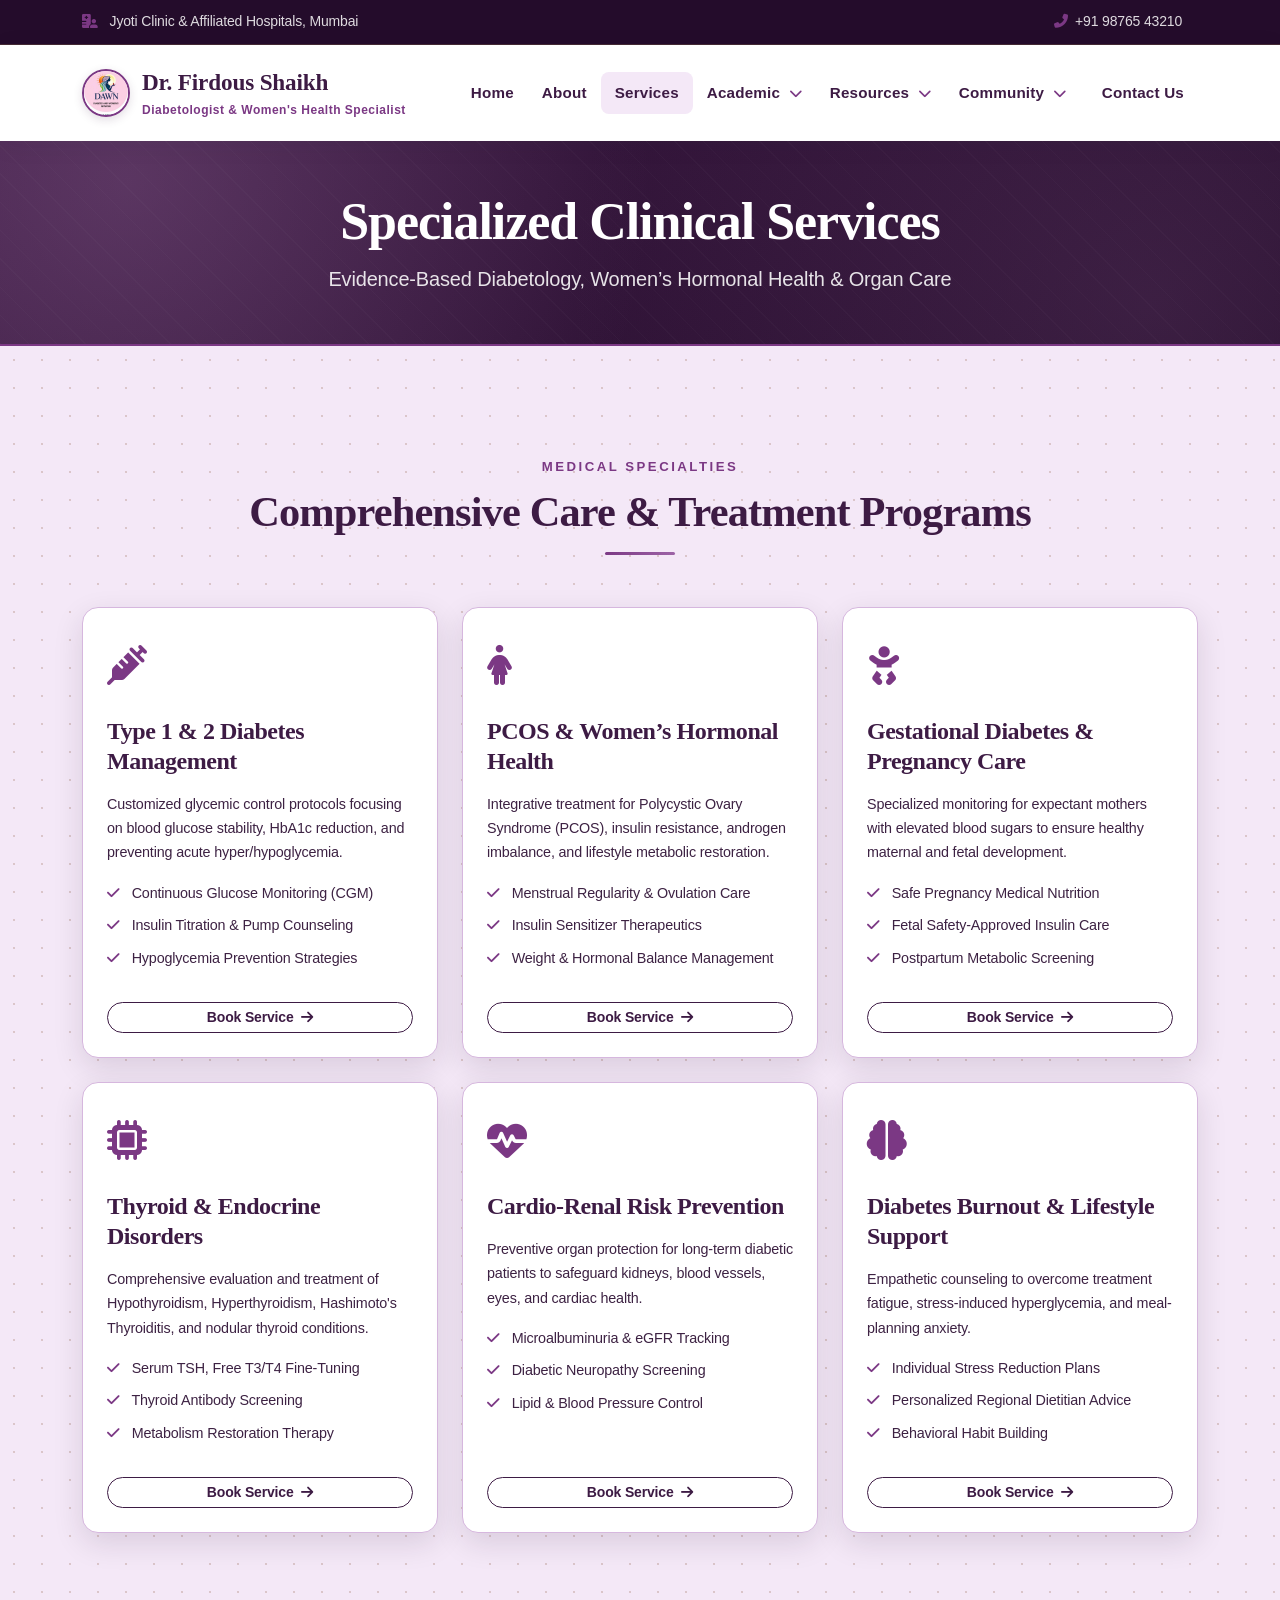
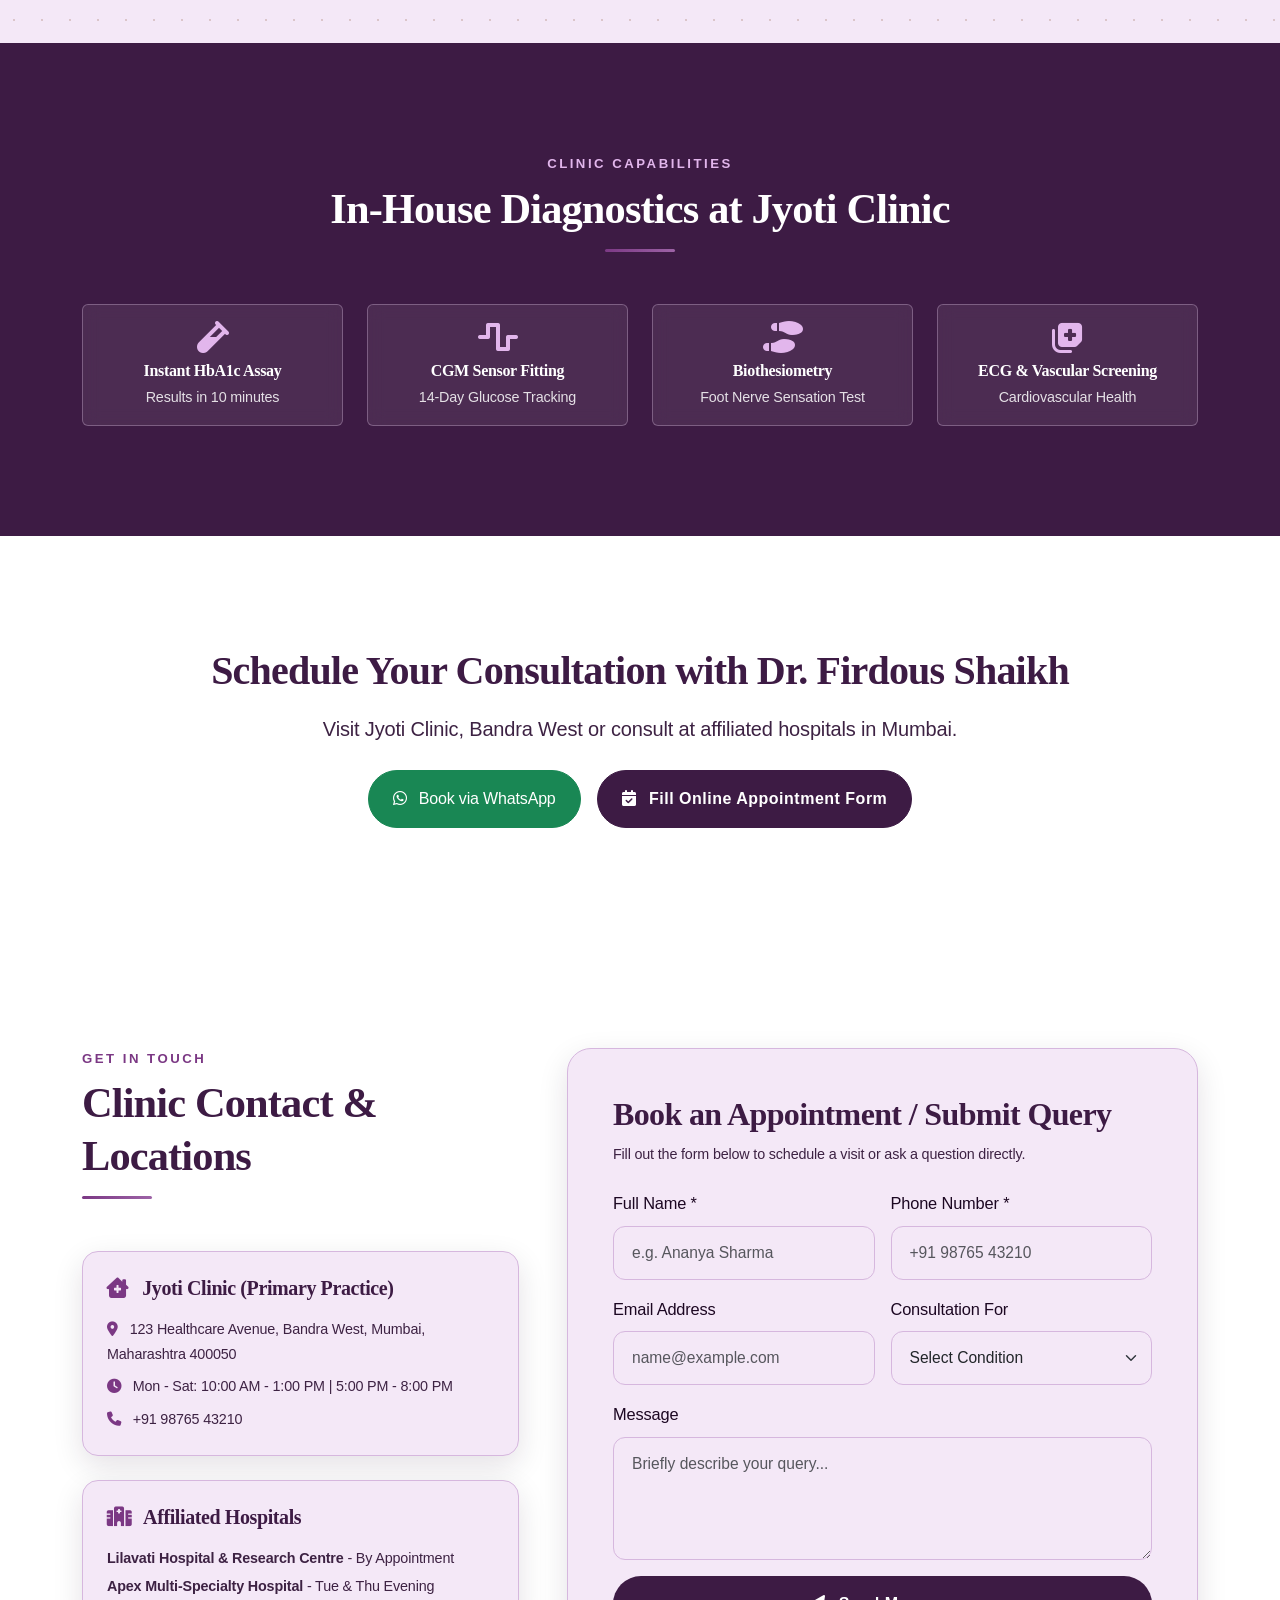
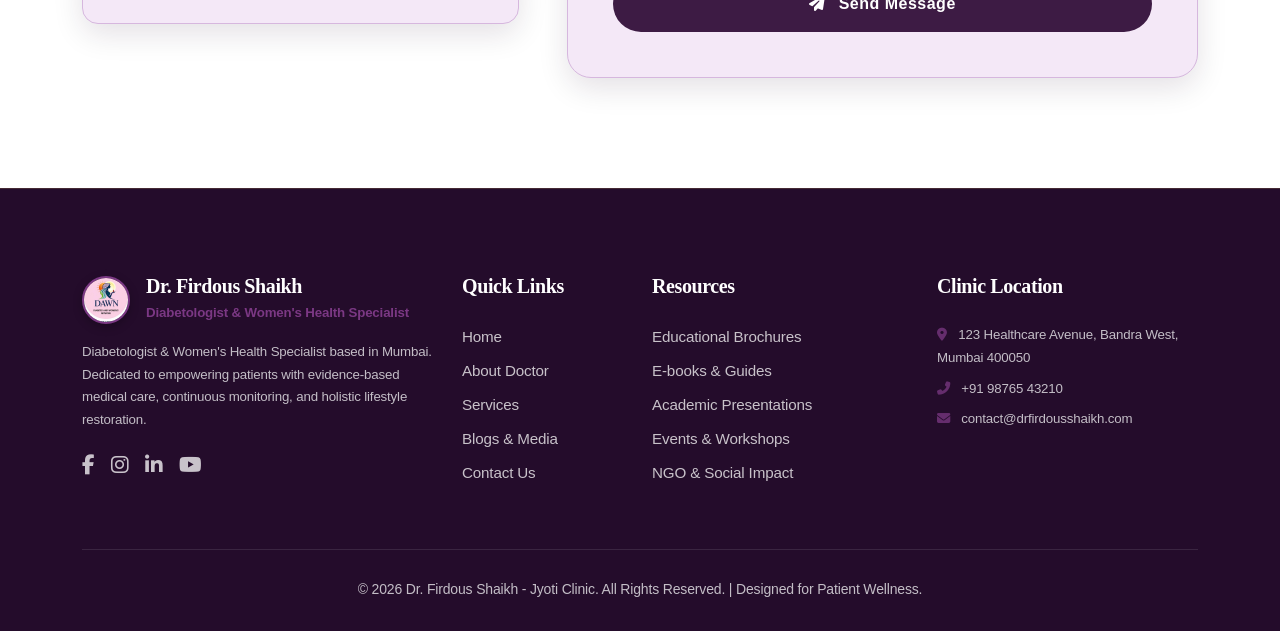
<file: services.html>
<!DOCTYPE html>
<html lang="en">

<head>
  <meta charset="UTF-8">
  <meta name="viewport" content="width=device-width, initial-scale=1.0">
  <title>Services | Dr. Firdous Shaikh - Diabetologist Mumbai</title>
  <meta name="description" content="Clinical services including Diabetes Care, Women's Metabolic Health (PCOS/Thyroid), and Mental Wellbeing.">
  <!-- Favicon -->
  <link rel="icon" type="image/png" href="assets/images/favicon.png">
  <link rel="shortcut icon" href="assets/images/favicon.ico">
  <link rel="apple-touch-icon" sizes="180x180" href="assets/images/apple-touch-icon.png">

  <!-- Google Fonts -->
  <link rel="preconnect" href="https://fonts.googleapis.com">
  <link rel="preconnect" href="https://fonts.gstatic.com" crossorigin>
  <link href="https://fonts.googleapis.com/css2?family=Plus+Jakarta+Sans:wght@400;500;600;700;800&display=swap" rel="stylesheet">

  <!-- Bootstrap 5 CSS -->
  <link href="https://cdn.jsdelivr.net/npm/bootstrap@5.3.3/dist/css/bootstrap.min.css" rel="stylesheet">
  <link rel="stylesheet" href="https://cdnjs.cloudflare.com/ajax/libs/font-awesome/6.5.1/css/all.min.css">
  <link rel="stylesheet" href="assets/css/style.css">
</head>

<body>
  <div class="top-bar d-none d-md-block">
    <div class="container">
      <div class="row align-items-center">
        <div class="col-md-7"><i class="fas fa-hospital-user me-2 text-teal"></i> Jyoti Clinic & Affiliated Hospitals, Mumbai</div>
        <div class="col-md-5 text-end"><a href="tel:+919876543210" class="me-3"><i class="fas fa-phone-alt me-1 text-teal"></i> +91 98765 43210</a></div>
      </div>
    </div>
  </div>

  <nav class="navbar navbar-expand-lg navbar-custom sticky-top">
    <div class="container">
      <a class="navbar-brand me-auto" href="index.html">
        <img src="assets/images/logo.jpg" alt="DAWN Logo - Dr. Firdous Shaikh" class="navbar-logo-img">
        <div>
          <span class="brand-name">Dr. Firdous Shaikh</span>
          <span class="brand-title">Diabetologist & Women's Health Specialist</span>
        </div>
      </a>

      <button class="navbar-toggler" type="button" data-bs-toggle="collapse" data-bs-target="#mainMenu">
        <span class="navbar-toggler-icon"></span>
      </button>

      <div class="collapse navbar-collapse" id="mainMenu">
        <ul class="navbar-nav ms-auto mb-2 mb-lg-0 align-items-lg-center">
          <li class="nav-item"><a class="nav-link" href="index.html">Home</a></li>
          <li class="nav-item"><a class="nav-link" href="about.html">About</a></li>
          <li class="nav-item"><a class="nav-link active" href="services.html">Services</a></li>

          <!-- Academic Dropdown -->
          <li class="nav-item dropdown">
            <a class="nav-link dropdown-toggle" href="#" id="academicDropdown" role="button" data-bs-toggle="dropdown" aria-expanded="false">
              Academic <i class="fas fa-chevron-down ms-1 small text-teal"></i>
            </a>
            <ul class="dropdown-menu" aria-labelledby="academicDropdown">
              <li><a class="dropdown-item" href="academic-presentations.html"><i class="fas fa-graduation-cap me-2 text-teal"></i> Academic Presentations</a></li>
              <li><a class="dropdown-item" href="academic-institute.html"><i class="fas fa-university me-2 text-teal"></i> Academic Institute</a></li>
            </ul>
          </li>

          <!-- Resources Dropdown -->
          <li class="nav-item dropdown">
            <a class="nav-link dropdown-toggle" href="#" id="resourcesDropdown" role="button" data-bs-toggle="dropdown" aria-expanded="false">
              Resources <i class="fas fa-chevron-down ms-1 small text-teal"></i>
            </a>
            <ul class="dropdown-menu" aria-labelledby="resourcesDropdown">
              <li><a class="dropdown-item" href="educational.html"><i class="fas fa-file-pdf me-2 text-teal"></i> Educational Brochures</a></li>
              <li><a class="dropdown-item" href="ebooks.html"><i class="fas fa-book-open me-2 text-teal"></i> E-books & Guides</a></li>
              <li><a class="dropdown-item" href="blogs.html"><i class="fas fa-newspaper me-2 text-teal"></i> Health Blogs & Media</a></li>
            </ul>
          </li>

          <!-- Community Dropdown -->
          <li class="nav-item dropdown">
            <a class="nav-link dropdown-toggle" href="#" id="communityDropdown" role="button" data-bs-toggle="dropdown" aria-expanded="false">
              Community <i class="fas fa-chevron-down ms-1 small text-teal"></i>
            </a>
            <ul class="dropdown-menu" aria-labelledby="communityDropdown">
              <li><a class="dropdown-item" href="ngo-charity.html"><i class="fas fa-hand-holding-heart me-2 text-teal"></i> NGO & Charity Work</a></li>
              <li><a class="dropdown-item" href="community-practice.html"><i class="fas fa-users-line me-2 text-teal"></i> Community Practice</a></li>
              <li><a class="dropdown-item" href="events.html"><i class="fas fa-calendar-alt me-2 text-teal"></i> Events & Workshops</a></li>
              <li><a class="dropdown-item" href="gallery.html"><i class="fas fa-images me-2 text-teal"></i> Photo Gallery</a></li>
            </ul>
          </li>

          <li class="nav-item ms-lg-2 mt-2 mt-lg-0">
            <a class="nav-link btn btn-sm btn-outline-primary px-3 py-2 text-navy" href="contact.html">Contact Us</a>
          </li>
        </ul>
      </div>
    </div>
  </nav>

  <!-- Page Hero (Treatment 2: Solid Dark Navy) -->
  <section class="page-hero-banner bg-solid-navy text-white py-5 text-center">
    <div class="container">
      <h1 class="text-white fw-bold">Specialized Clinical Services</h1>
      <p class="lead mb-0 text-light opacity-90">Evidence-Based Diabetology, Women’s Hormonal Health & Organ Care</p>
    </div>
  </section>

  <!-- Section 1: Detailed Services Grid (Treatment 1: Ivory + Faint Gold Dot Pattern) -->
  <main class="section-padding pattern-bg-dots">
    <div class="container">
      <div class="section-title text-center">
        <span class="subtitle">Medical Specialties</span>
        <h2>Comprehensive Care & Treatment Programs</h2>
        <div class="divider"></div>
      </div>

      <div class="row g-4">
        <!-- Service 1 -->
        <div class="col-lg-4 col-md-6">
          <div class="card p-4 h-100 shadow-sm rounded-4">
            <div class="text-teal fs-1 mb-3"><i class="fas fa-syringe"></i></div>
            <h4 class="text-navy mb-3">Type 1 & 2 Diabetes Management</h4>
            <p class="text-muted small mb-3">Customized glycemic control protocols focusing on blood glucose stability, HbA1c reduction, and preventing acute hyper/hypoglycemia.</p>
            <ul class="list-unstyled small text-muted mb-4">
              <li class="mb-2"><i class="fas fa-check text-teal me-2"></i> Continuous Glucose Monitoring (CGM)</li>
              <li class="mb-2"><i class="fas fa-check text-teal me-2"></i> Insulin Titration & Pump Counseling</li>
              <li class="mb-2"><i class="fas fa-check text-teal me-2"></i> Hypoglycemia Prevention Strategies</li>
            </ul>
            <a href="contact.html" class="btn btn-outline-primary btn-sm rounded-pill mt-auto">Book Service <i class="fas fa-arrow-right ms-1"></i></a>
          </div>
        </div>

        <!-- Service 2 -->
        <div class="col-lg-4 col-md-6">
          <div class="card p-4 h-100 shadow-sm rounded-4">
            <div class="text-teal fs-1 mb-3"><i class="fas fa-female"></i></div>
            <h4 class="text-navy mb-3">PCOS & Women’s Hormonal Health</h4>
            <p class="text-muted small mb-3">Integrative treatment for Polycystic Ovary Syndrome (PCOS), insulin resistance, androgen imbalance, and lifestyle metabolic restoration.</p>
            <ul class="list-unstyled small text-muted mb-4">
              <li class="mb-2"><i class="fas fa-check text-teal me-2"></i> Menstrual Regularity & Ovulation Care</li>
              <li class="mb-2"><i class="fas fa-check text-teal me-2"></i> Insulin Sensitizer Therapeutics</li>
              <li class="mb-2"><i class="fas fa-check text-teal me-2"></i> Weight & Hormonal Balance Management</li>
            </ul>
            <a href="contact.html" class="btn btn-outline-primary btn-sm rounded-pill mt-auto">Book Service <i class="fas fa-arrow-right ms-1"></i></a>
          </div>
        </div>

        <!-- Service 3 -->
        <div class="col-lg-4 col-md-6">
          <div class="card p-4 h-100 shadow-sm rounded-4">
            <div class="text-teal fs-1 mb-3"><i class="fas fa-baby"></i></div>
            <h4 class="text-navy mb-3">Gestational Diabetes & Pregnancy Care</h4>
            <p class="text-muted small mb-3">Specialized monitoring for expectant mothers with elevated blood sugars to ensure healthy maternal and fetal development.</p>
            <ul class="list-unstyled small text-muted mb-4">
              <li class="mb-2"><i class="fas fa-check text-teal me-2"></i> Safe Pregnancy Medical Nutrition</li>
              <li class="mb-2"><i class="fas fa-check text-teal me-2"></i> Fetal Safety-Approved Insulin Care</li>
              <li class="mb-2"><i class="fas fa-check text-teal me-2"></i> Postpartum Metabolic Screening</li>
            </ul>
            <a href="contact.html" class="btn btn-outline-primary btn-sm rounded-pill mt-auto">Book Service <i class="fas fa-arrow-right ms-1"></i></a>
          </div>
        </div>

        <!-- Service 4 -->
        <div class="col-lg-4 col-md-6">
          <div class="card p-4 h-100 shadow-sm rounded-4">
            <div class="text-teal fs-1 mb-3"><i class="fas fa-microchip"></i></div>
            <h4 class="text-navy mb-3">Thyroid & Endocrine Disorders</h4>
            <p class="text-muted small mb-3">Comprehensive evaluation and treatment of Hypothyroidism, Hyperthyroidism, Hashimoto's Thyroiditis, and nodular thyroid conditions.</p>
            <ul class="list-unstyled small text-muted mb-4">
              <li class="mb-2"><i class="fas fa-check text-teal me-2"></i> Serum TSH, Free T3/T4 Fine-Tuning</li>
              <li class="mb-2"><i class="fas fa-check text-teal me-2"></i> Thyroid Antibody Screening</li>
              <li class="mb-2"><i class="fas fa-check text-teal me-2"></i> Metabolism Restoration Therapy</li>
            </ul>
            <a href="contact.html" class="btn btn-outline-primary btn-sm rounded-pill mt-auto">Book Service <i class="fas fa-arrow-right ms-1"></i></a>
          </div>
        </div>

        <!-- Service 5 -->
        <div class="col-lg-4 col-md-6">
          <div class="card p-4 h-100 shadow-sm rounded-4">
            <div class="text-teal fs-1 mb-3"><i class="fas fa-heartbeat"></i></div>
            <h4 class="text-navy mb-3">Cardio-Renal Risk Prevention</h4>
            <p class="text-muted small mb-3">Preventive organ protection for long-term diabetic patients to safeguard kidneys, blood vessels, eyes, and cardiac health.</p>
            <ul class="list-unstyled small text-muted mb-4">
              <li class="mb-2"><i class="fas fa-check text-teal me-2"></i> Microalbuminuria & eGFR Tracking</li>
              <li class="mb-2"><i class="fas fa-check text-teal me-2"></i> Diabetic Neuropathy Screening</li>
              <li class="mb-2"><i class="fas fa-check text-teal me-2"></i> Lipid & Blood Pressure Control</li>
            </ul>
            <a href="contact.html" class="btn btn-outline-primary btn-sm rounded-pill mt-auto">Book Service <i class="fas fa-arrow-right ms-1"></i></a>
          </div>
        </div>

        <!-- Service 6 -->
        <div class="col-lg-4 col-md-6">
          <div class="card p-4 h-100 shadow-sm rounded-4">
            <div class="text-teal fs-1 mb-3"><i class="fas fa-brain"></i></div>
            <h4 class="text-navy mb-3">Diabetes Burnout & Lifestyle Support</h4>
            <p class="text-muted small mb-3">Empathetic counseling to overcome treatment fatigue, stress-induced hyperglycemia, and meal-planning anxiety.</p>
            <ul class="list-unstyled small text-muted mb-4">
              <li class="mb-2"><i class="fas fa-check text-teal me-2"></i> Individual Stress Reduction Plans</li>
              <li class="mb-2"><i class="fas fa-check text-teal me-2"></i> Personalized Regional Dietitian Advice</li>
              <li class="mb-2"><i class="fas fa-check text-teal me-2"></i> Behavioral Habit Building</li>
            </ul>
            <a href="contact.html" class="btn btn-outline-primary btn-sm rounded-pill mt-auto">Book Service <i class="fas fa-arrow-right ms-1"></i></a>
          </div>
        </div>
      </div>
    </div>
  </main>

  <!-- Section 2: In-House Diagnostic Tests (Treatment 2: Solid Dark Navy) -->
  <section class="section-padding bg-solid-navy">
    <div class="container">
      <div class="section-title text-center">
        <span class="subtitle">Clinic Capabilities</span>
        <h2>In-House Diagnostics at Jyoti Clinic</h2>
        <div class="divider"></div>
      </div>

      <div class="row g-4 text-center">
        <div class="col-md-3 col-6">
          <div class="card p-3">
            <i class="fas fa-vial text-teal fs-2 mb-2"></i>
            <h6 class="text-white mb-1">Instant HbA1c Assay</h6>
            <small class="text-muted">Results in 10 minutes</small>
          </div>
        </div>
        <div class="col-md-3 col-6">
          <div class="card p-3">
            <i class="fas fa-wave-square text-teal fs-2 mb-2"></i>
            <h6 class="text-white mb-1">CGM Sensor Fitting</h6>
            <small class="text-muted">14-Day Glucose Tracking</small>
          </div>
        </div>
        <div class="col-md-3 col-6">
          <div class="card p-3">
            <i class="fas fa-shoe-prints text-teal fs-2 mb-2"></i>
            <h6 class="text-white mb-1">Biothesiometry</h6>
            <small class="text-muted">Foot Nerve Sensation Test</small>
          </div>
        </div>
        <div class="col-md-3 col-6">
          <div class="card p-3">
            <i class="fas fa-notes-medical text-teal fs-2 mb-2"></i>
            <h6 class="text-white mb-1">ECG & Vascular Screening</h6>
            <small class="text-muted">Cardiovascular Health</small>
          </div>
        </div>
      </div>
    </div>
  </section>

  <!-- Section 3: Consultation CTA (Treatment 3: Plain Clean White) -->
  <section class="section-padding bg-plain-clean text-center">
    <div class="container">
      <h2 class="text-navy mb-3">Schedule Your Consultation with Dr. Firdous Shaikh</h2>
      <p class="lead text-muted mb-4 max-w-700 mx-auto">
        Visit Jyoti Clinic, Bandra West or consult at affiliated hospitals in Mumbai.
      </p>
      <div class="d-flex justify-content-center gap-3 flex-wrap">
        <a href="https://wa.me/919876543210" target="_blank" class="btn btn-success rounded-pill px-4 py-3">
          <i class="fab fa-whatsapp me-2"></i> Book via WhatsApp
        </a>
        <a href="contact.html" class="btn btn-primary rounded-pill px-4 py-3">
          <i class="fas fa-calendar-check me-2"></i> Fill Online Appointment Form
        </a>
      </div>
    </div>
  </section>

    <!-- ==========================================
       CONTACT INFO & APPOINTMENT FORM
       ========================================== -->
  <section class="section-padding bg-plain-clean" id="contactSection">
    <div class="container">
      <div class="row g-5">
        <!-- Contact Details -->
        <div class="col-lg-5">
          <div class="section-title">
            <span class="subtitle">Get In Touch</span>
            <h2>Clinic Contact & Locations</h2>
            <div class="divider"></div>
          </div>

          <div class="card border-0 shadow-sm rounded-4 p-4 mb-4" style="background:#ffffff; border:1px solid var(--cream-border)!important;">
            <h5 class="text-navy mb-3 fw-bold"><i class="fas fa-clinic-medical text-teal me-2"></i> Jyoti Clinic (Primary Practice)</h5>
            <p class="text-muted small mb-2"><i class="fas fa-map-marker-alt text-teal me-2"></i> 123 Healthcare Avenue, Bandra West, Mumbai, Maharashtra 400050</p>
            <p class="text-muted small mb-2"><i class="fas fa-clock text-teal me-2"></i> Mon - Sat: 10:00 AM - 1:00 PM | 5:00 PM - 8:00 PM</p>
            <p class="text-muted small mb-0"><i class="fas fa-phone text-teal me-2"></i> +91 98765 43210</p>
          </div>

          <div class="card border-0 shadow-sm rounded-4 p-4" style="background:#ffffff; border:1px solid var(--cream-border)!important;">
            <h5 class="text-navy mb-3"><i class="fas fa-hospital text-teal me-2"></i> Affiliated Hospitals</h5>
            <p class="text-muted small mb-1"><strong>Lilavati Hospital & Research Centre</strong> - By Appointment</p>
            <p class="text-muted small mb-0"><strong>Apex Multi-Specialty Hospital</strong> - Tue & Thu Evening</p>
          </div>
        </div>

        <!-- Contact Form -->
        <div class="col-lg-7">
          <div class="contact-form-card">
            <h3 class="text-navy mb-2">Book an Appointment / Submit Query</h3>
            <p class="text-muted small mb-4">Fill out the form below to schedule a visit or ask a question directly.</p>

            <form class="mainContactForm">
              <!-- Honeypot Field for Spam Protection -->
              <input type="text" name="website_hp" style="display:none !important;" tabindex="-1" autocomplete="off">

              <div class="row g-3">
                <div class="col-md-6">
                  <label class="form-label font-weight-600">Full Name *</label>
                  <input type="text" class="form-control" placeholder="e.g. Ananya Sharma" required>
                </div>
                <div class="col-md-6">
                  <label class="form-label font-weight-600">Phone Number *</label>
                  <input type="tel" class="form-control" placeholder="+91 98765 43210" required>
                </div>
                <div class="col-md-6">
                  <label class="form-label font-weight-600">Email Address</label>
                  <input type="email" class="form-control" placeholder="name@example.com">
                </div>
                <div class="col-md-6">
                  <label class="form-label font-weight-600">Consultation For</label>
                  <select class="form-select">
                    <option selected>Select Condition</option>
                    <option value="Diabetes">Diabetes Care</option>
                    <option value="PCOS">Women's Health / PCOS</option>
                    <option value="Gestational">Gestational Diabetes</option>
                    <option value="Thyroid">Thyroid & Endocrine</option>
                    <option value="General">General Consultation</option>
                  </select>
                </div>
                <div class="col-12">
                  <label class="form-label font-weight-600">Message</label>
                  <textarea class="form-control" rows="4" placeholder="Briefly describe your query..."></textarea>
                </div>
                <div class="col-12">
                  <button type="submit" class="btn btn-primary bg-navy border-0 rounded-pill px-5 py-3 w-100 font-weight-bold">
                    <i class="fas fa-paper-plane me-2"></i> Send Message
                  </button>
                </div>
              </div>
              <div class="formFeedback mt-3 text-center d-none"></div>
            </form>
          </div>
        </div>
      </div>
    </div>
  </section>

  <!-- ==========================================
       FOOTER
       ========================================== -->
  <footer class="footer-custom">
    <div class="container">
      <div class="row g-4">
        <div class="col-lg-4 col-md-6">
          <div class="d-flex align-items-center gap-3 mb-3">
            <img src="assets/images/logo.jpg" alt="DAWN Logo - Dr. Firdous Shaikh" class="footer-logo-img">
            <div>
              <h5 class="mb-0 text-white font-serif fw-bold">Dr. Firdous Shaikh</h5>
              <span class="small text-gold fw-semibold">Diabetologist & Women's Health Specialist</span>
            </div>
          </div>
          <p class="small text-light opacity-75">
            Diabetologist & Women's Health Specialist based in Mumbai. Dedicated to empowering patients with evidence-based medical care, continuous monitoring, and holistic lifestyle restoration.
          </p>
          <div class="d-flex gap-3 fs-5 mt-3 text-teal">
            <a href="#" class="text-white opacity-75 hover-gold"><i class="fab fa-facebook-f"></i></a>
            <a href="#" class="text-white opacity-75 hover-gold"><i class="fab fa-instagram"></i></a>
            <a href="#" class="text-white opacity-75 hover-gold"><i class="fab fa-linkedin-in"></i></a>
            <a href="#" class="text-white opacity-75 hover-gold"><i class="fab fa-youtube"></i></a>
          </div>
        </div>

        <div class="col-lg-2 col-md-6">
          <h5>Quick Links</h5>
          <ul class="list-unstyled mb-0">
            <li class="mb-2"><a href="index.html">Home</a></li>
            <li class="mb-2"><a href="about.html">About Doctor</a></li>
            <li class="mb-2"><a href="services.html">Services</a></li>
            <li class="mb-2"><a href="blogs.html">Blogs & Media</a></li>
            <li class="mb-2"><a href="contact.html">Contact Us</a></li>
          </ul>
        </div>

        <div class="col-lg-3 col-md-6">
          <h5>Resources</h5>
          <ul class="list-unstyled mb-0">
            <li class="mb-2"><a href="educational.html">Educational Brochures</a></li>
            <li class="mb-2"><a href="ebooks.html">E-books & Guides</a></li>
            <li class="mb-2"><a href="academic-presentations.html">Academic Presentations</a></li>
            <li class="mb-2"><a href="events.html">Events & Workshops</a></li>
            <li class="mb-2"><a href="ngo-charity.html">NGO & Social Impact</a></li>
          </ul>
        </div>

        <div class="col-lg-3 col-md-6">
          <h5>Clinic Location</h5>
          <p class="small text-light opacity-75 mb-2">
            <i class="fas fa-map-marker-alt text-teal me-2"></i> 123 Healthcare Avenue, Bandra West, Mumbai 400050
          </p>
          <p class="small text-light opacity-75 mb-2">
            <i class="fas fa-phone-alt text-teal me-2"></i> +91 98765 43210
          </p>
          <p class="small text-light opacity-75">
            <i class="fas fa-envelope text-teal me-2"></i> contact@drfirdousshaikh.com
          </p>
        </div>
      </div>

      <div class="footer-bottom text-center">
        <p class="mb-0 text-light opacity-75">
          &copy; 2026 Dr. Firdous Shaikh - Jyoti Clinic. All Rights Reserved. | Designed for Patient Wellness.
        </p>
      </div>
    </div>
  </footer>

  <script src="https://cdn.jsdelivr.net/npm/bootstrap@5.3.3/dist/js/bootstrap.bundle.min.js"></script>
  <script src="assets/js/main.js"></script>
</body>

</html>
</file>
<file: assets/css/style.css>
/* ==========================================================================
   Dr. Firdous Shaikh - Clinic & Personal Brand Website
   Luxury Modern Design System & Stylesheet
   ========================================================================== */

/* --- Custom Properties / Lavender Luxury Design Tokens --- */
@import url('https://fonts.googleapis.com/css2?family=Alex+Brush&family=Cormorant+Garamond:ital,wght@0,500;1,500;1,600&display=swap');

:root {
  /* High-Contrast Luxury Lavender & Royal Plum Palette */
  --navy-primary: #3D1B44;       /* Rich Deep Royal Plum for Headings & Titles */
  --navy-dark: #240C2B;          /* Deep Obsidian Plum for Dark Sections & Footer */
  --navy-light: #4D2654;         /* Mid Dark Card Accent */
  
  --cream-bg: #F4E8F7;           /* Soft Light Lavender Background Tint (Perfect Text Pop) */
  --cream-card: #FFFFFF;         /* Pure Clean White Card Background */
  --cream-border: #D6B7DE;       /* Soft Clean Border */
  
  --accent-gold: #7B3884;        /* Rich Mauve Accent for Buttons & Badges */
  --accent-gold-hover: #3D1B44;  /* Dark Plum Accent Hover */
  --accent-gold-light: #F4E8F7;  /* Light Lavender Tint */
  --accent-gold-subtle: #D6B7DE; /* Soft Lavender Badge Tint */
  --accent-gold-mid: #9E64A7;    /* Mid Lilac Accent */
  
  --accent-emerald: #7B3884;
  --accent-emerald-light: #F4E8F7;
  
  --dark-text: #1C0722;          /* Deep Obsidian Text - Maximum Sharpness & Legibility */
  --muted-text: #3D2243;         /* Deep Legible Body Text */
  --light-text: #F8EFF9;         /* Brilliant White-Lavender Light Text for Dark Sections */
  
  /* Gradients */
  --navy-gradient: linear-gradient(135deg, #3D1B44 0%, #240C2B 100%);
  --gold-gradient: linear-gradient(135deg, #7B3884 0%, #9E64A7 100%);
  --cream-gradient: linear-gradient(180deg, #F4E8F7 0%, #F8EFF9 100%);
  
  /* Shadows */
  --card-shadow: 0 10px 30px rgba(36, 12, 43, 0.12);
  --hover-shadow: 0 25px 50px -12px rgba(36, 12, 43, 0.22);
  --gold-glow: 0 8px 25px rgba(123, 56, 132, 0.35);
  
  /* Luxury Typography */
  --font-serif: 'Playfair Display', Georgia, serif;
  --font-sans: 'Inter', -apple-system, BlinkMacSystemFont, "Segoe UI", Roboto, sans-serif;
  --font-quote: 'Cormorant Garamond', Georgia, serif;
  --font-signature: 'Alex Brush', cursive;
  
  /* Transitions */
  --transition-smooth: all 0.4s cubic-bezier(0.16, 1, 0.3, 1);
  --transition-fast: all 0.25s ease-in-out;
}

/* --- Base & Reset --- */
body {
  font-family: var(--font-sans);
  color: var(--dark-text);
  background-color: #f7eff9;
  line-height: 1.7;
  overflow-x: hidden;
  font-size: 1.025rem;
  letter-spacing: -0.01em;
}

h1, h2, h3, h4, h5, h6 {
  font-family: var(--font-serif);
  color: var(--navy-primary);
  font-weight: 700;
  letter-spacing: -0.02em;
  line-height: 1.25;
}

h1 { font-size: 3.25rem; }
h2 { font-size: 2.5rem; }
h3 { font-size: 2rem; }
h4 { font-size: 1.5rem; }

@media (max-width: 768px) {
  h1 { font-size: 2.25rem; }
  h2 { font-size: 1.85rem; }
  h3 { font-size: 1.5rem; }
}

a {
  text-decoration: none;
  transition: var(--transition-fast);
}

/* --- Helper Classes for Badges and Accents --- */
.bg-gold {
  background-color: var(--accent-gold) !important;
  color: #ffffff !important;
}

.bg-gold-subtle {
  background-color: var(--accent-gold-subtle) !important;
  color: var(--navy-primary) !important;
}

.text-gold {
  color: var(--accent-gold) !important;
}

.bg-navy {
  background-color: var(--navy-primary) !important;
  color: #ffffff !important;
}

.bg-navy-light {
  background-color: var(--navy-light) !important;
}

.bg-navy-subtle {
  background-color: var(--accent-gold-light) !important;
  color: var(--navy-primary) !important;
}

.border-gold-subtle {
  border-color: rgba(219, 188, 223, 0.4) !important;
}

/* --- Bootstrap Overrides --- */
.bg-primary {
  background-color: var(--navy-primary) !important;
}

.text-primary {
  color: var(--accent-gold) !important;
}

.btn-primary {
  background-color: var(--navy-primary) !important;
  border-color: var(--navy-primary) !important;
  color: #ffffff !important;
  font-weight: 600;
  letter-spacing: 0.5px;
  transition: var(--transition-smooth) !important;
}

.btn-primary:hover, .btn-primary:focus {
  background-color: var(--accent-gold) !important;
  border-color: var(--accent-gold) !important;
  color: #ffffff !important;
  box-shadow: var(--gold-glow) !important;
  transform: translateY(-2px);
}

.btn-outline-primary {
  color: var(--navy-primary) !important;
  border-color: var(--navy-primary) !important;
  background-color: transparent !important;
  font-weight: 600;
  transition: var(--transition-smooth) !important;
}

.btn-outline-primary:hover {
  background-color: var(--navy-primary) !important;
  color: #ffffff !important;
  border-color: var(--navy-primary) !important;
  transform: translateY(-2px);
}

.bg-light-custom {
  background-color: var(--cream-bg) !important;
}

.text-navy {
  color: var(--navy-primary) !important;
}

.text-teal {
  color: var(--accent-gold) !important;
}

/* --- Global Icon, Symbol & Text Harmonization --- */
i.fas, i.far, i.fab, i.fa {
  transition: var(--transition-fast);
}

.section-title i,
h1 i, h2 i, h3 i, h4 i, h5 i, h6 i {
  color: var(--accent-gold);
}

ul.list-unstyled li i {
  color: var(--accent-gold);
}

.card-icon,
.feature-icon,
.icon-box {
  color: var(--accent-gold);
}

/* Custom Text Selection */
::selection {
  background-color: var(--accent-gold-subtle);
  color: var(--navy-primary);
}

/* Lavender Webkit Scrollbar */
::-webkit-scrollbar {
  width: 10px;
}
::-webkit-scrollbar-track {
  background: var(--cream-bg);
}
::-webkit-scrollbar-thumb {
  background: var(--accent-gold-mid);
  border-radius: 5px;
}
::-webkit-scrollbar-thumb:hover {
  background: var(--accent-gold);
}

/* --- Elevated Section Spacing --- */
.section-padding {
  padding: 110px 0;
}

@media (max-width: 768px) {
  .section-padding {
    padding: 65px 0;
  }
}

/* ==========================================================================
   VISUAL RHYTHM SYSTEM (3-Treatment Alternating Rhythm Cycle)
   1. pattern-bg-dots: Light ivory background + faint gold dot pattern
   2. bg-solid-navy: Solid dark navy block - completely flat, NO pattern
   3. bg-plain-clean: Plain white background - completely clean, no pattern
   ========================================================================== */

/* Treatment 1: Light Ivory Background + Faint Gold Dot Pattern */
.pattern-bg-dots {
  background-color: var(--cream-bg) !important;
  background-image: radial-gradient(rgba(197, 160, 89, 0.22) 1.5px, transparent 1.5px) !important;
  background-size: 28px 28px !important;
  color: var(--dark-text);
  position: relative;
}
.pattern-bg-dots .section-title h2,
.pattern-bg-dots h1, .pattern-bg-dots h2, .pattern-bg-dots h3, .pattern-bg-dots h4, .pattern-bg-dots h5, .pattern-bg-dots h6 {
  color: var(--navy-primary) !important;
}
.pattern-bg-dots .section-title .subtitle {
  color: var(--accent-gold) !important;
}
.pattern-bg-dots .text-navy {
  color: var(--navy-primary) !important;
}
.pattern-bg-dots .text-muted {
  color: var(--muted-text) !important;
}
.pattern-bg-dots .card,
.pattern-bg-dots .award-card,
.pattern-bg-dots .service-card,
.pattern-bg-dots .testimonial-card,
.pattern-bg-dots .value-card,
.pattern-bg-dots .contact-form-card {
  background-color: #ffffff !important;
  border: 1px solid var(--cream-border) !important;
  box-shadow: var(--card-shadow) !important;
  color: var(--dark-text) !important;
}

/* Treatment 2: Solid Dark Navy Block (Flat, NO Pattern) */
.bg-solid-navy {
  background-color: var(--navy-dark) !important;
  background-image: none !important;
  color: rgba(255, 255, 255, 0.92) !important;
  position: relative;
}
.bg-solid-navy .section-title h2,
.bg-solid-navy h1, .bg-solid-navy h2, .bg-solid-navy h3, .bg-solid-navy h4, .bg-solid-navy h5, .bg-solid-navy h6 {
  color: #ffffff !important;
}
.bg-solid-navy .section-title .subtitle {
  color: #E2B6EC !important;
}
.bg-solid-navy .divider {
  background: var(--gold-gradient) !important;
}
.bg-solid-navy .text-navy {
  color: #ffffff !important;
}
.bg-solid-navy .text-muted {
  color: rgba(255, 255, 255, 0.85) !important;
}
.bg-solid-navy .text-teal {
  color: #E2B6EC !important;
}
.bg-solid-navy .lead {
  color: rgba(255, 255, 255, 0.92) !important;
}
.bg-solid-navy .award-card,
.bg-solid-navy .service-card,
.bg-solid-navy .testimonial-card,
.bg-solid-navy .value-card,
.bg-solid-navy .contact-form-card,
.bg-solid-navy .card {
  background: rgba(255, 255, 255, 0.08) !important;
  border: 1px solid rgba(226, 182, 236, 0.3) !important;
  color: #ffffff !important;
  backdrop-filter: blur(8px);
}
.bg-solid-navy .award-card h5,
.bg-solid-navy .service-card h4,
.bg-solid-navy .testimonial-card h6,
.bg-solid-navy .value-card h4,
.bg-solid-navy .contact-form-card h3,
.bg-solid-navy .card h4,
.bg-solid-navy .card h5,
.bg-solid-navy .card h6 {
  color: #ffffff !important;
  font-weight: 700 !important;
}
.bg-solid-navy .card p,
.bg-solid-navy .card .text-muted {
  color: rgba(255, 255, 255, 0.85) !important;
}
.bg-solid-navy .card .text-teal,
.bg-solid-navy .card i {
  color: #E2B6EC !important;
}
/* White Badge Button Contrast Fix */
.bg-solid-navy .badge.bg-white,
.card .badge.bg-white,
.badge.bg-white {
  background-color: #ffffff !important;
  color: #240C2B !important;
  font-weight: 700 !important;
}
.bg-solid-navy .badge.bg-gold,
.badge.bg-gold {
  background-color: var(--accent-gold) !important;
  color: #ffffff !important;
  font-weight: 700 !important;
}
.bg-solid-navy .form-label {
  color: rgba(255, 255, 255, 0.9) !important;
}
.bg-solid-navy .form-control,
.bg-solid-navy .form-select {
  background-color: rgba(255, 255, 255, 0.1) !important;
  border-color: rgba(197, 160, 89, 0.3) !important;
  color: #ffffff !important;
}
.bg-solid-navy .form-control::placeholder {
  color: rgba(255, 255, 255, 0.5) !important;
}
.bg-solid-navy .form-select option {
  background-color: var(--navy-primary);
  color: #ffffff;
}
.bg-solid-navy .stat-box {
  background: rgba(255, 255, 255, 0.08) !important;
  border-color: rgba(197, 160, 89, 0.3) !important;
}
.bg-solid-navy .stat-box .number {
  color: var(--accent-gold) !important;
}
.bg-solid-navy .stat-box .label {
  color: rgba(255, 255, 255, 0.8) !important;
}
.bg-solid-navy .doctor-profile-card {
  background: rgba(255, 255, 255, 0.05) !important;
  border: 1px solid rgba(197, 160, 89, 0.3) !important;
}
.bg-solid-navy .alert-info {
  background-color: rgba(255, 255, 255, 0.08) !important;
  border-color: rgba(197, 160, 89, 0.4) !important;
  color: #ffffff !important;
}

/* Treatment 3: Plain White/Ivory Background (Clean, NO Pattern) */
.bg-plain-clean {
  background-color: #ffffff !important;
  background-image: none !important;
  color: var(--dark-text);
  position: relative;
}
.bg-plain-clean .section-title h2,
.bg-plain-clean h1, .bg-plain-clean h2, .bg-plain-clean h3, .bg-plain-clean h4, .bg-plain-clean h5, .bg-plain-clean h6 {
  color: var(--navy-primary) !important;
}
.bg-plain-clean .section-title .subtitle {
  color: var(--accent-gold) !important;
}
.bg-plain-clean .text-navy {
  color: var(--navy-primary) !important;
}
.bg-plain-clean .text-muted {
  color: var(--muted-text) !important;
}
.bg-plain-clean .card,
.bg-plain-clean .award-card,
.bg-plain-clean .service-card,
.bg-plain-clean .testimonial-card,
.bg-plain-clean .value-card,
.bg-plain-clean .contact-form-card {
  background-color: var(--cream-bg) !important;
  border: 1px solid var(--cream-border) !important;
  box-shadow: var(--card-shadow) !important;
  color: var(--dark-text) !important;
}

/* Page Hero Banner */
.page-hero-banner {
  background-color: var(--navy-primary) !important;
  background-image: none !important;
  padding: 60px 0;
  border-bottom: 2px solid var(--accent-gold);
}

.section-title {
  position: relative;
  margin-bottom: 3.25rem;
}

.section-title h2 {
  font-size: 2.65rem;
  margin-bottom: 0.75rem;
  font-family: var(--font-serif);
}

.section-title .subtitle {
  color: var(--accent-gold);
  font-weight: 700;
  text-transform: uppercase;
  letter-spacing: 2.5px;
  font-size: 0.825rem;
  display: block;
  margin-bottom: 6px;
  font-family: var(--font-sans);
}

.section-title .divider {
  width: 70px;
  height: 3px;
  background: var(--gold-gradient);
  border-radius: 2px;
  margin-top: 14px;
}

.section-title.text-center .divider {
  margin-left: auto;
  margin-right: auto;
}

/* --- Top Info Bar --- */
.top-bar {
  background-color: var(--navy-dark);
  color: rgba(255, 255, 255, 0.85);
  font-size: 0.875rem;
  padding: 10px 0;
  border-bottom: 1px solid rgba(197, 160, 89, 0.2);
}

.top-bar a {
  color: rgba(255, 255, 255, 0.85);
}

.top-bar a:hover {
  color: var(--accent-gold);
}

/* --- Luxury Main Navbar --- */
.navbar-custom {
  background-color: rgba(255, 255, 255, 0.96);
  backdrop-filter: blur(12px);
  box-shadow: 0 4px 25px rgba(26, 35, 50, 0.06);
  padding: 16px 0;
  transition: var(--transition-fast);
}

.navbar-brand {
  display: inline-flex;
  align-items: center;
  gap: 12px;
  text-decoration: none;
}

.navbar-logo-img {
  height: 48px;
  width: 48px;
  object-fit: cover;
  border-radius: 50%;
  border: 2px solid var(--accent-gold);
  box-shadow: 0 3px 10px rgba(61, 27, 68, 0.15);
  transition: transform 0.3s ease, box-shadow 0.3s ease;
  flex-shrink: 0;
}

.navbar-brand:hover .navbar-logo-img {
  transform: scale(1.06);
  box-shadow: 0 4px 14px rgba(61, 27, 68, 0.25);
}

.navbar-brand .brand-name {
  font-family: var(--font-serif);
  font-size: 1.45rem;
  font-weight: 700;
  color: var(--navy-primary);
  line-height: 1.2;
}

.footer-logo-img {
  height: 48px;
  width: 48px;
  object-fit: cover;
  border-radius: 50%;
  border: 2px solid var(--accent-gold);
  box-shadow: 0 3px 10px rgba(0, 0, 0, 0.25);
  flex-shrink: 0;
}

.navbar-brand .brand-title {
  font-family: var(--font-sans);
  font-size: 0.75rem;
  color: var(--accent-gold);
  font-weight: 600;
  letter-spacing: 0.5px;
  display: block;
}

.navbar-custom .nav-link {
  font-weight: 600;
  color: var(--navy-primary);
  font-size: 0.95rem;
  padding: 8px 14px !important;
  border-radius: 8px;
  transition: var(--transition-fast);
  letter-spacing: 0.2px;
  white-space: nowrap;
}

.navbar-custom .nav-link:hover,
.navbar-custom .nav-link.active,
.navbar-custom .show > .nav-link {
  color: var(--navy-primary) !important;
  background-color: var(--cream-bg) !important;
}

/* Hide Bootstrap default dropdown caret to prevent double arrows */
.navbar-custom .dropdown-toggle::after {
  display: none !important;
}

/* Isolated Position for Parent Dropdown Item */
.navbar-custom .nav-item.dropdown {
  position: relative !important;
}

/* --- Luxury Dropdown Menu Styling --- */
.navbar-custom .dropdown-menu {
  position: absolute !important;
  top: 100% !important;
  left: 0 !important;
  right: auto !important;
  border: 1px solid var(--cream-border) !important;
  border-top: 3px solid var(--accent-gold) !important;
  border-radius: 12px !important;
  background-color: #ffffff !important;
  box-shadow: 0 20px 40px rgba(36, 12, 43, 0.18) !important;
  padding: 10px 0 !important;
  margin-top: 6px !important;
  min-width: 240px !important;
  z-index: 1060 !important;
}

.navbar-custom .dropdown-item {
  font-weight: 600;
  font-size: 0.92rem;
  color: var(--navy-primary) !important;
  padding: 10px 20px !important;
  transition: var(--transition-fast) !important;
  white-space: nowrap;
}

.navbar-custom .dropdown-item:hover,
.navbar-custom .dropdown-item:focus {
  background-color: var(--cream-bg) !important;
  color: var(--navy-primary) !important;
  padding-left: 24px !important;
}

.navbar-custom .dropdown-item.active {
  background-color: var(--navy-primary) !important;
  color: #ffffff !important;
}

/* Desktop hover trigger for seamless UX without overlap */
@media (min-width: 992px) {
  .navbar-custom .nav-item.dropdown:hover > .dropdown-menu {
    display: block !important;
    animation: fadeInDown 0.22s ease forwards;
  }
}

@keyframes fadeInDown {
  from {
    opacity: 0;
    transform: translateY(8px);
  }
  to {
    opacity: 1;
    transform: translateY(0);
  }
}


/* --- Emergency Action Buttons Bar --- */
.emergency-bar {
  background: var(--navy-gradient);
  color: #ffffff;
  padding: 22px 0;
  border-top: 1px solid rgba(197, 160, 89, 0.25);
  border-bottom: 1px solid rgba(197, 160, 89, 0.25);
  box-shadow: 0 10px 30px rgba(17, 24, 39, 0.3);
}

.btn-emergency-wa {
  background-color: #25d366;
  color: #ffffff;
  font-weight: 700;
  padding: 13px 28px;
  border-radius: 50px;
  box-shadow: 0 6px 20px rgba(37, 211, 102, 0.3);
  display: inline-flex;
  align-items: center;
  gap: 10px;
  transition: var(--transition-smooth);
}

.btn-emergency-wa:hover {
  background-color: #1eb954;
  color: #ffffff;
  transform: translateY(-3px);
  box-shadow: 0 12px 25px rgba(37, 211, 102, 0.45);
}

.btn-emergency-call {
  background: var(--gold-gradient);
  color: var(--navy-dark);
  font-weight: 700;
  padding: 13px 28px;
  border-radius: 50px;
  box-shadow: var(--gold-glow);
  display: inline-flex;
  align-items: center;
  gap: 10px;
  transition: var(--transition-smooth);
}

.btn-emergency-call:hover {
  background: #ffffff;
  color: var(--navy-primary);
  transform: translateY(-3px);
}

/* --- Hero Photo Slider Carousel & Premium Full-View Framing --- */
.hero-slider {
  position: relative;
  overflow: hidden;
  background-color: #0c0612;
}

.hero-slider::before {
  content: '';
  position: absolute;
  top: -80px;
  right: -80px;
  width: 480px;
  height: 480px;
  background: radial-gradient(circle, rgba(145, 100, 150, 0.15) 0%, rgba(112, 74, 116, 0) 70%);
  border-radius: 50%;
  pointer-events: none;
  z-index: 3;
}

.hero-slider .carousel-item {
  height: 580px;
  position: relative;
  overflow: hidden;
  background-color: #0c0612;
  display: flex;
  align-items: center;
  justify-content: center;
}

@media (max-width: 768px) {
  .hero-slider .carousel-item {
    height: 380px;
  }
}

/* Ambient Blurred Background - Fills Left & Right Margins with Soft Image Lighting */
.hero-slider .ambient-bg-img {
  position: absolute;
  top: -10%;
  left: -10%;
  width: 120%;
  height: 120%;
  object-fit: cover;
  object-position: center;
  filter: blur(40px) brightness(0.55) saturate(1.25);
  transform: scale(1.1);
  z-index: 1;
  pointer-events: none;
  opacity: 0.95;
}

/* Main Center Crisp Image */
.hero-slider .hero-slide-img {
  position: relative;
  z-index: 2;
  object-fit: contain;
  object-position: center;
  max-height: 100%;
  max-width: 100%;
  width: auto;
  height: 100%;
  margin: 0 auto;
  filter: brightness(1) contrast(1.02);
  box-shadow: 0 10px 40px rgba(0, 0, 0, 0.45);
}

.hero-slider .carousel-caption {
  background: rgba(75, 43, 78, 0.88);
  backdrop-filter: blur(12px);
  padding: 30px 40px;
  border-radius: 16px;
  border-left: 4px solid var(--accent-gold);
  border-top: 1px solid rgba(255, 255, 255, 0.15);
  bottom: 45px;
  max-width: 750px;
  margin: 0 auto;
  box-shadow: 0 20px 40px rgba(0, 0, 0, 0.35);
}

/* Doctor Profile Card Portrait Styling */
.doctor-profile-card img {
  max-height: 520px;
  object-fit: cover;
  object-position: top center;
  box-shadow: 0 12px 30px rgba(0, 0, 0, 0.25);
  border: 1px solid rgba(255, 255, 255, 0.12);
}

.hero-slider .carousel-caption h2 {
  font-family: var(--font-serif);
  font-size: 2.2rem;
  letter-spacing: -0.01em;
}

@media (max-width: 768px) {
  .hero-slider .carousel-caption h2 {
    font-size: 1.4rem;
  }
}

/* --- Doctor Bio Section --- */
.doctor-profile-card {
  border-radius: 20px;
  overflow: hidden;
  box-shadow: var(--card-shadow);
  border: 1px solid var(--cream-border);
  background: #ffffff;
  transition: var(--transition-smooth);
}

.doctor-profile-card:hover {
  box-shadow: var(--hover-shadow);
  transform: translateY(-6px);
}

.stat-box {
  background: var(--accent-gold-light);
  border-radius: 14px;
  padding: 22px 15px;
  text-align: center;
  border: 1px solid rgba(219, 188, 223, 0.45);
  transition: var(--transition-smooth);
}

.stat-box:hover {
  background: #ffffff;
  border-color: var(--accent-gold);
  transform: translateY(-3px);
  box-shadow: 0 10px 20px rgba(197, 160, 89, 0.15);
}

.stat-box .number {
  font-family: var(--font-serif);
  font-size: 2.35rem;
  font-weight: 700;
  color: var(--accent-gold);
  display: block;
  line-height: 1;
  margin-bottom: 5px;
}

.stat-box .label {
  font-size: 0.85rem;
  font-weight: 600;
  color: var(--navy-primary);
}

/* --- Award Cards --- */
.award-card {
  background: #ffffff;
  border-radius: 18px;
  padding: 38px 28px;
  box-shadow: var(--card-shadow);
  border: 1px solid var(--cream-border);
  transition: var(--transition-smooth);
  height: 100%;
  position: relative;
}

.award-card:hover {
  transform: translateY(-8px);
  box-shadow: var(--hover-shadow);
  border-color: var(--accent-gold);
}

.award-icon {
  width: 70px;
  height: 70px;
  background: var(--accent-gold-light);
  color: var(--accent-gold);
  border-radius: 50%;
  display: flex;
  align-items: center;
  justify-content: center;
  font-size: 1.85rem;
  margin-bottom: 22px;
  border: 1px solid rgba(197, 160, 89, 0.3);
  transition: var(--transition-smooth);
}

.award-card:hover .award-icon {
  background: var(--accent-gold);
  color: #ffffff;
  transform: scale(1.08);
}

/* --- Service Cards --- */
.service-card {
  background: #ffffff;
  border-radius: 18px;
  padding: 40px 30px;
  box-shadow: var(--card-shadow);
  border: 1px solid var(--cream-border);
  transition: var(--transition-smooth);
  height: 100%;
}

.service-card:hover {
  transform: translateY(-8px);
  box-shadow: var(--hover-shadow);
  border-color: var(--accent-gold);
}

.service-icon {
  width: 72px;
  height: 72px;
  background: var(--navy-primary);
  color: var(--accent-gold);
  border-radius: 16px;
  display: flex;
  align-items: center;
  justify-content: center;
  font-size: 2rem;
  margin-bottom: 25px;
  transition: var(--transition-smooth);
}

.service-card:hover .service-icon {
  background: var(--accent-gold);
  color: #ffffff;
  transform: scale(1.05);
}

/* --- Video Segment --- */
.video-container {
  position: relative;
  border-radius: 24px;
  overflow: hidden;
  box-shadow: var(--hover-shadow);
  border: 1px solid var(--cream-border);
}

.video-placeholder {
  background: linear-gradient(rgba(26, 35, 50, 0.75), rgba(17, 24, 39, 0.85)), url('../images/home-slide-1.jpg');
  background-size: cover;
  background-position: center;
  height: 420px;
  display: flex;
  align-items: center;
  justify-content: center;
  flex-direction: column;
  color: #ffffff;
  text-align: center;
}

.play-btn {
  width: 85px;
  height: 85px;
  background: var(--accent-gold);
  color: #ffffff;
  border-radius: 50%;
  display: flex;
  align-items: center;
  justify-content: center;
  font-size: 2.2rem;
  box-shadow: 0 0 0 14px rgba(197, 160, 89, 0.25);
  transition: var(--transition-smooth);
  cursor: pointer;
  padding-left: 5px;
}

.play-btn:hover {
  transform: scale(1.12);
  background: #ffffff;
  color: var(--accent-gold);
  box-shadow: 0 0 0 20px rgba(197, 160, 89, 0.35);
}

/* --- Testimonials --- */
.testimonial-card {
  background: #ffffff;
  border-radius: 18px;
  padding: 35px 30px;
  box-shadow: var(--card-shadow);
  border: 1px solid var(--cream-border);
  transition: var(--transition-smooth);
  height: 100%;
}

.testimonial-card:hover {
  transform: translateY(-6px);
  box-shadow: var(--hover-shadow);
  border-color: var(--accent-gold);
}

.stars {
  color: var(--accent-gold);
  margin-bottom: 18px;
  font-size: 1.1rem;
}

/* --- Page Hero Treatment (Dark Royal Plum + Lavender Glow) --- */
.page-hero-banner {
  position: relative;
  overflow: hidden;
  background: var(--navy-gradient) !important;
}

.page-hero-banner::before {
  content: '';
  position: absolute;
  top: 0;
  left: 0;
  width: 100%;
  height: 100%;
  background: 
    radial-gradient(circle at 10% 20%, rgba(188, 139, 194, 0.25) 0%, transparent 45%),
    radial-gradient(circle at 90% 80%, rgba(145, 100, 150, 0.2) 0%, transparent 50%);
  pointer-events: none;
  z-index: 1;
}

.page-hero-banner::after {
  content: '';
  position: absolute;
  top: 0;
  left: 0;
  width: 100%;
  height: 100%;
  background-image: repeating-linear-gradient(45deg, rgba(255, 255, 255, 0.018) 0, rgba(255, 255, 255, 0.018) 1px, transparent 0, transparent 20px);
  pointer-events: none;
  z-index: 1;
}

.page-hero-banner .container {
  position: relative;
  z-index: 2;
}

/* ==========================================================================
   ALTERNATING BACKGROUND RHYTHM SYSTEM (Pattern -> Solid Dark -> Plain Clean)
   ========================================================================== */

/* Treatment 1: Soft Lavender Background + Faint Lavender Dot Pattern */
.pattern-bg-dots {
  position: relative;
  background-color: var(--cream-bg) !important;
}

.pattern-bg-dots::before {
  content: '';
  position: absolute;
  top: 0;
  left: 0;
  width: 100%;
  height: 100%;
  background-image: radial-gradient(rgba(145, 100, 150, 0.25) 1.2px, transparent 1.2px);
  background-size: 28px 28px;
  pointer-events: none;
  opacity: 0.65;
  z-index: 1;
}

.pattern-bg-dots .container {
  position: relative;
  z-index: 2;
}

/* Treatment 2: Solid Dark Royal Plum Block (Flat, NO pattern, NO texture) */
.bg-solid-navy {
  position: relative;
  background-color: var(--navy-primary) !important;
  color: #ffffff !important;
}

.bg-solid-navy h1, 
.bg-solid-navy h2, 
.bg-solid-navy h3, 
.bg-solid-navy h4, 
.bg-solid-navy h5, 
.bg-solid-navy h6 {
  color: #ffffff !important;
}

.bg-solid-navy p, 
.bg-solid-navy .lead, 
.bg-solid-navy .text-muted,
.bg-solid-navy li {
  color: rgba(255, 255, 255, 0.88) !important;
}

.bg-solid-navy .card,
.bg-solid-navy .doctor-profile-card,
.bg-solid-navy .value-card,
.bg-solid-navy .testimonial-card,
.bg-solid-navy .award-card,
.bg-solid-navy .service-card {
  background-color: rgba(255, 255, 255, 0.08) !important;
  border: 1px solid rgba(219, 188, 223, 0.35) !important;
  backdrop-filter: blur(8px);
}

.bg-solid-navy .stat-box {
  background-color: rgba(145, 100, 150, 0.25) !important;
  border: 1px solid rgba(219, 188, 223, 0.45) !important;
}

.bg-solid-navy .stat-box .number {
  color: var(--accent-gold-mid) !important;
}

.bg-solid-navy .stat-box .label {
  color: #ffffff !important;
}

/* Treatment 3: Plain Clean Background (Breathing Room - No pattern, No color block) */
.bg-plain-clean {
  position: relative;
  background-color: #ffffff !important;
}

.bg-plain-clean .container {
  position: relative;
  z-index: 2;
}

.value-card {
  background: #ffffff;
  border-radius: 18px;
  padding: 35px 30px;
  border-top: 4px solid var(--accent-gold);
  box-shadow: var(--card-shadow);
  border-left: 1px solid var(--cream-border);
  border-right: 1px solid var(--cream-border);
  border-bottom: 1px solid var(--cream-border);
  transition: var(--transition-smooth);
  height: 100%;
}

.value-card:hover {
  transform: translateY(-8px);
  box-shadow: var(--hover-shadow);
}

/* --- Contact Form --- */
.contact-form-card {
  background: #ffffff;
  border-radius: 24px;
  padding: 45px;
  box-shadow: var(--hover-shadow);
  border: 1px solid var(--cream-border);
}

.form-control, .form-select {
  padding: 14px 18px;
  border-radius: 12px;
  border: 1px solid var(--cream-border);
  font-size: 0.975rem;
  background-color: var(--cream-bg);
  transition: var(--transition-fast);
}

.form-control:focus, .form-select:focus {
  background-color: #ffffff;
  border-color: var(--accent-gold);
  box-shadow: 0 0 0 4px rgba(197, 160, 89, 0.18);
}

/* --- Footer --- */
.footer-custom {
  background-color: var(--navy-dark);
  color: rgba(255, 255, 255, 0.8);
  padding: 85px 0 30px 0;
  font-size: 0.95rem;
  border-top: 1px solid rgba(197, 160, 89, 0.2);
}

.footer-custom h5 {
  font-family: var(--font-serif);
  color: #ffffff;
  margin-bottom: 25px;
  font-size: 1.25rem;
}

.footer-custom a {
  color: rgba(255, 255, 255, 0.75);
  transition: var(--transition-fast);
}

.footer-custom a:hover {
  color: var(--accent-gold);
  padding-left: 6px;
}

.footer-bottom {
  border-top: 1px solid rgba(255, 255, 255, 0.1);
  margin-top: 55px;
  padding-top: 28px;
  font-size: 0.875rem;
}

/* --- Floating Sticky WhatsApp Button --- */
.floating-whatsapp {
  position: fixed;
  bottom: 30px;
  right: 30px;
  width: 62px;
  height: 62px;
  background-color: #25d366;
  color: #ffffff;
  border-radius: 50%;
  display: flex;
  align-items: center;
  justify-content: center;
  font-size: 1.9rem;
  box-shadow: 0 8px 25px rgba(37, 211, 102, 0.45);
  z-index: 999;
  transition: var(--transition-smooth);
}

.floating-whatsapp:hover {
  transform: scale(1.12);
  color: #ffffff;
  box-shadow: 0 12px 30px rgba(37, 211, 102, 0.6);
}

/* --- Ensure All Sections & Cards Are 100% Visible By Default --- */
section, .section-title, .award-card, .service-card, .doctor-profile-card, .testimonial-card, .value-card, .contact-form-card, .hero-slider {
  opacity: 1 !important;
  visibility: visible !important;
}

/* --- Navbar Scroll Shrink State --- */
.navbar-custom.navbar-scrolled {
  padding: 10px 0;
  box-shadow: 0 10px 30px rgba(26, 35, 50, 0.12);
  background-color: #ffffff;
}

/* --- Back To Top Floating Button --- */
.back-to-top-btn {
  position: fixed;
  bottom: 30px;
  left: 30px;
  width: 50px;
  height: 50px;
  background-color: var(--navy-primary);
  color: var(--accent-gold);
  border: 1px solid rgba(197, 160, 89, 0.3);
  border-radius: 50%;
  display: flex;
  align-items: center;
  justify-content: center;
  font-size: 1.2rem;
  box-shadow: 0 6px 20px rgba(26, 35, 50, 0.25);
  z-index: 998;
  opacity: 0;
  visibility: hidden;
  transform: translateY(20px);
  transition: var(--transition-smooth);
  cursor: pointer;
}

.back-to-top-btn.show {
  opacity: 1;
  visibility: visible;
  transform: translateY(0);
}

.back-to-top-btn:hover {
  background-color: var(--accent-gold);
  color: #ffffff;
  transform: translateY(-4px);
  box-shadow: var(--gold-glow);
}

/* --- Handcrafted Doctor Signature & Human Touch Elements --- */
.doctor-quote-banner {
  background: var(--cream-bg);
  border-left: 4px solid var(--accent-gold);
  border-radius: 20px;
  padding: 35px 40px;
  box-shadow: var(--card-shadow);
  position: relative;
  transition: var(--transition-smooth);
}

.doctor-quote-banner:hover {
  transform: translateY(-4px);
  box-shadow: var(--hover-shadow);
}

.doctor-quote-text {
  font-family: var(--font-quote);
  font-size: 1.6rem;
  font-style: italic;
  color: var(--navy-primary);
  line-height: 1.45;
  margin-bottom: 15px;
}

.doctor-signature {
  font-family: var(--font-signature);
  font-size: 2.75rem;
  color: var(--accent-gold);
  line-height: 1;
  display: block;
}

.verified-seal {
  display: inline-flex;
  align-items: center;
  gap: 8px;
  background: #ffffff;
  border: 1px solid var(--cream-border);
  padding: 8px 18px;
  border-radius: 50px;
  font-size: 0.85rem;
  font-weight: 600;
  color: var(--navy-primary);
  box-shadow: var(--card-shadow);
}

.verified-seal i {
  color: var(--accent-gold);
}
</file>
